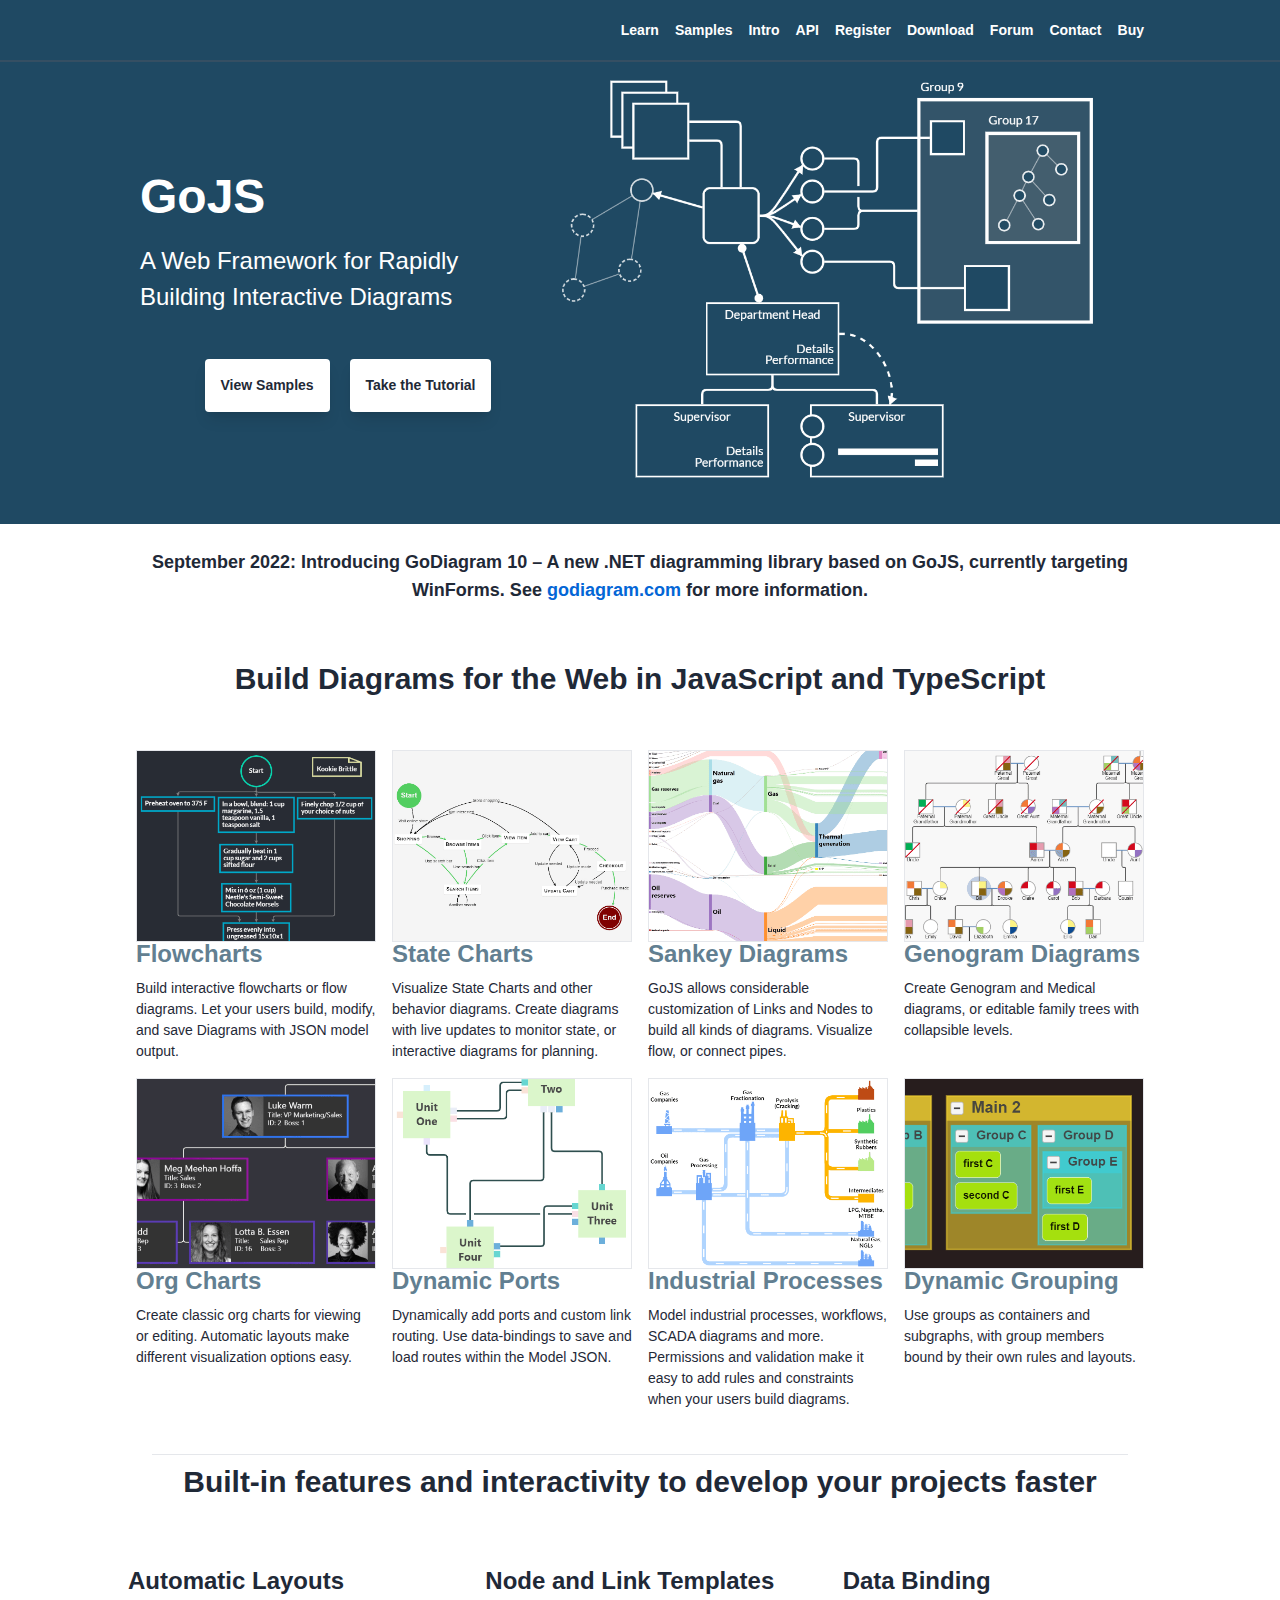
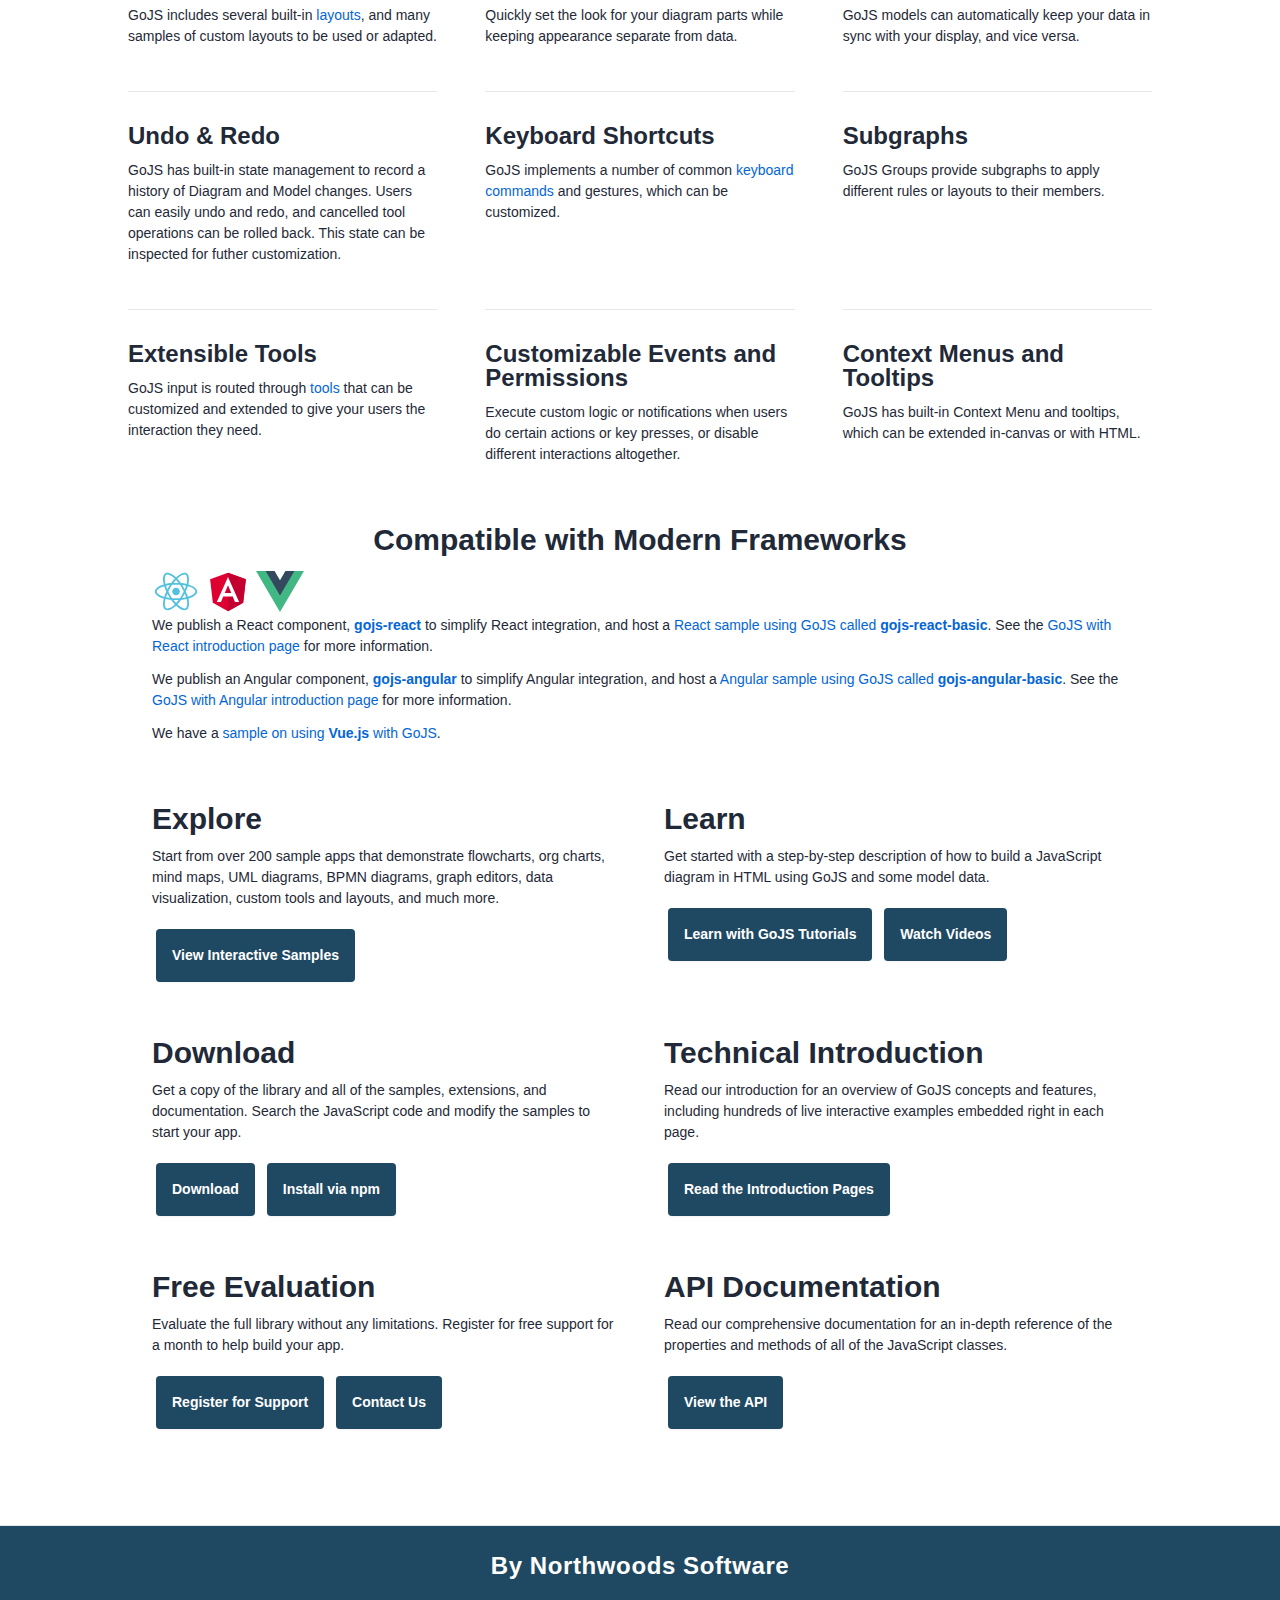
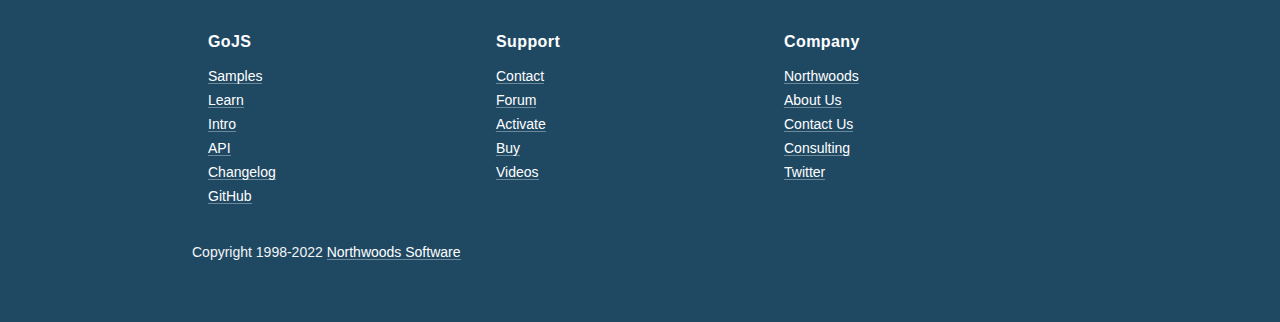
<file: gojs/index.html>
<!DOCTYPE html>
<html lang="en">
  <head>
<meta charset="utf-8"/>
<meta name="viewport" content="width=device-width, initial-scale=1, shrink-to-fit=no, viewport-fit=cover"/>
<meta name="description" content="GoJS is a JavaScript library for building interactive diagrams and graphs on the web. Build apps with flowcharts, org charts, BPMN, UML, modeling, and other visual graph types. Interactivity, data-binding, layouts and many node and link concepts are built-in to GoJS."/><meta name="keywords" content="JavaScript diagram graph chart drawing visualization modeling component library flowchart orgchart network BPMN UML ER editor"/><link rel="stylesheet" href="./assets/css/style.css"/> 
<!-- Copyright 1998-2022 by Northwoods Software Corporation. -->    <title> GoJS - Build Interactive Diagrams for the Web </title>
  </head>
  <body>
  <nav id="navTop" class="w-full z-30 top-0 text-white bg-nwoods-primary">
    <div class="w-full container max-w-screen-lg mx-auto flex flex-wrap sm:flex-nowrap items-center justify-between mt-0 py-2">
      <div class="md:pl-4">
        <a class="text-white hover:text-white no-underline hover:no-underline
        font-bold text-2xl lg:text-4xl rounded-lg hover:bg-nwoods-secondary opacity-0" href=".">
          <h1 class="mb-0 p-1 opacity-0">GoJS</h1>
        </a>
      </div>
      <button id="topnavButton" class="rounded-lg sm:hidden focus:outline-none focus:ring" aria-label="Navigation">
        <svg fill="currentColor" viewBox="0 0 20 20" class="w-6 h-6">
          <path id="topnavOpen" fill-rule="evenodd" d="M3 5a1 1 0 011-1h12a1 1 0 110 2H4a1 1 0 01-1-1zM3 10a1 1 0 011-1h12a1 1 0 110 2H4a1 1 0 01-1-1zM9 15a1 1 0 011-1h6a1 1 0 110 2h-6a1 1 0 01-1-1z" clip-rule="evenodd"></path>
          <path id="topnavClosed" class="hidden" fill-rule="evenodd" d="M4.293 4.293a1 1 0 011.414 0L10 8.586l4.293-4.293a1 1 0 111.414 1.414L11.414 10l4.293 4.293a1 1 0 01-1.414 1.414L10 11.414l-4.293 4.293a1 1 0 01-1.414-1.414L8.586 10 4.293 5.707a1 1 0 010-1.414z" clip-rule="evenodd"></path>
        </svg>
      </button>
      <div id="topnavList" class="hidden sm:block items-center w-auto mt-0 text-white p-0 z-20">
        <ul class="list-reset list-none font-semibold flex justify-end flex-wrap sm:flex-nowrap items-center px-0 pb-0">
          <li class="p-1 sm:p-0"><a class="topnav-link" href="./learn/">Learn</a></li>
          <li class="p-1 sm:p-0"><a class="topnav-link" href="./samples/">Samples</a></li>
          <li class="p-1 sm:p-0"><a class="topnav-link" href="./intro/">Intro</a></li>
          <li class="p-1 sm:p-0"><a class="topnav-link" href="./api/">API</a></li>
          <li class="p-1 sm:p-0"><a class="topnav-link" href="https://www.nwoods.com/products/register.html">Register</a></li>
          <li class="p-1 sm:p-0"><a class="topnav-link" href="./download.html">Download</a></li>
          <li class="p-1 sm:p-0"><a class="topnav-link" href="https://forum.nwoods.com/c/gojs/11">Forum</a></li>
          <li class="p-1 sm:p-0"><a class="topnav-link" href="https://www.nwoods.com/contact.html"
           target="_blank" rel="noopener" onclick="getOutboundLink('https://www.nwoods.com/contact.html', 'contact');">Contact</a></li>
          <li class="p-1 sm:p-0"><a class="topnav-link" href="https://www.nwoods.com/sales/index.html"
           target="_blank" rel="noopener" onclick="getOutboundLink('https://www.nwoods.com/sales/index.html', 'buy');">Buy</a></li>
        </ul>
      </div>
    </div>
    <hr class="border-b border-gray-600 opacity-50 my-0 py-0" />
  </nav>
  
  <div class="text-white bg-nwoods-primary">

    <div class="container max-w-screen-lg px-3 mx-auto flex flex-wrap flex-col md:flex-row items-center">
      
      <div class="flex flex-col w-full md:w-2/5 justify-center items-start text-center md:text-left">
        <h1 class="my-4 text-5xl font-bold leading-tight">GoJS</h1>
        <p class="leading-normal tracking-normal text-2xl mb-2">A Web Framework for Rapidly Building Interactive Diagrams</p>
        <div class="mx-auto">
          <a class="hover:shadow-none rounded inline-block mx-auto lg:mr-0 lg:ml-4  text-gray-800 hover:text-white hover:bg-nwoods-secondary bg-white font-bold my-6 p-4 shadow-lg"
            href="./samples"> View Samples</a>
          <a class="hover:shadow-none rounded inline-block mx-auto lg:mr-0 lg:ml-4  text-gray-800 hover:text-white hover:bg-nwoods-secondary bg-white font-bold my-6 p-4 shadow-lg"
            href="./learn"> Take the Tutorial</a>
        </div>
      </div>
      
      <div class="w-full md:w-3/5">
        <img class="md:w-full w-4/5 z-50 mx-auto" src="./assets/images/banner.png" alt="Diagram">
      </div>
    </div>
  </div>

  
  <section class="bg-white border-b pb-8 text-gray-800">
    <div class="container max-w-5xl mx-auto mb-8">

      <div class="text-center pt-6">
        <h2 class="text-lg text-gray-800">September 2022: Introducing GoDiagram 10 – A new .NET diagramming library based on GoJS,
          currently targeting WinForms. See <a href="https://godiagram.com" target="_blank">godiagram.com</a> for more information.</h2>
      </div>

      <div class="p-6">
        <h2 class="my-3 py-3 text-center">
          Build Diagrams for the Web in JavaScript and TypeScript
        </h2>
      </div>

      
      <div class="grid grid-cols-2 md:grid-cols-4">

        <div class="p-2">
            <a class="text-nwoods-secondary" href="./samples/flowchart.html"><img class="border" width="452" height="360" src="assets/images/site1.png" alt="Flowchart" >
            <h3>Flowcharts</h3></a>
            <div>Build interactive flowcharts or flow diagrams. Let your users build, modify, and save Diagrams with JSON model output.</div>
        </div>
        <div class="p-2">
          <a class="text-nwoods-secondary" href="./samples/stateChart.html"><img class="border" width="452" height="360" src="assets/images/site6.png" alt="State Chart" />
          <h3>State Charts</h3></a>
          <div>Visualize State Charts and other behavior diagrams.
            Create diagrams with live updates to monitor state, or interactive diagrams for planning.</div>
        </div>
        <div class="p-2">
          <a class="text-nwoods-secondary" href="./samples/sankey.html"><img class="border" width="452" height="360" src="assets/images/site2.png" alt="Sankey Diagram" />
          <h3>Sankey Diagrams</h3></a>
          <div>GoJS allows considerable customization of Links and Nodes to build all kinds of diagrams. Visualize flow, or connect pipes.</div>
        </div>
        <div class="p-2">
          <a class="text-nwoods-secondary" href="./samples/genogram.html"><img class="border" width="452" height="360" src="assets/images/site5.png" alt="Leaflet Map" />
          <h3>Genogram Diagrams</h3></a>
          <div>Create Genogram and Medical diagrams, or editable family trees with collapsible levels.</div>
        </div>
        <div class="p-2">
          <a class="text-nwoods-secondary" href="./samples/orgChartEditor.html"><img class="border" width="452" height="360" src="assets/images/site3.png" alt="Org Chart" />
          <h3>Org Charts</h3></a>
          <div>Create classic org charts for viewing or editing. Automatic layouts make different visualization options easy.</div>
        </div>
        <div class="p-2">
          <a class="text-nwoods-secondary" href="./samples/dynamicPorts.html"><img class="border" width="452" height="360" src="assets/images/site7.png" alt="Dynamic Ports Demo" />
          <h3>Dynamic Ports</h3></a>
          <div>Dynamically add ports and custom link routing. Use data-bindings to save and load routes within the Model JSON.</div>
        </div>
        <div class="p-2">
          <a class="text-nwoods-secondary" href="./samples/productionProcess.html"><img class="border" width="452" height="360" src="assets/images/site4.png" alt="Data Visualization" />
          <h3>Industrial Processes</h3></a>
          <div>Model industrial processes, workflows, SCADA diagrams and more. Permissions and validation make it easy to add rules and constraints when your users build diagrams.</div>
        </div>
        <div class="p-2">
          <a class="text-nwoods-secondary" href="./samples/regrouping.html"><img class="border" width="452" height="360" src="assets/images/site8.png" alt="Regrouping Demo" />
          <h3>Dynamic Grouping</h3></a>
          <div>Use groups as containers and subgraphs, with group members bound by their own rules and layouts.</div>
        </div>
      </div>

      <div class="p-6">
        <h2 class="my-3 py-3 border-t text-center">
          Built-in features and interactivity to develop your projects faster
        </h2>
      </div>

      <div class="feature-grid py-6 px-2 lg:px-0 grid grid-cols-2 lg:grid-cols-3 gap-x-12">

        <div>
          <h3>Automatic Layouts</h3>
          <p>GoJS includes several built-in <a href="./intro/layouts.html">layouts</a>, and many samples of custom layouts to be used or adapted.</p>
        </div>
        <div>
          <h3>Node and Link Templates</h3>
          <p>Quickly set the look for your diagram parts while keeping appearance separate from data.</p>
        </div>
        <div>
          <h3>Data Binding</h3>
          <p>GoJS models can automatically keep your data in sync with your display, and vice versa.</p>
        </div>

        <div>
          <h3>Undo &amp; Redo</h3>
          <p>GoJS has built-in state management to record a history of Diagram and Model changes. Users can easily undo and redo, and cancelled tool operations can be rolled back. This state can be inspected for futher customization.</p>
        </div>
        <div>
          <h3>Keyboard Shortcuts</h3>
          <p>GoJS implements a number of common <a href="./intro/commands.html">keyboard commands</a> and gestures, which can be customized.</p>
        </div>
        <div>
          <h3>Subgraphs</h3>
          <p>GoJS Groups provide subgraphs to apply different rules or layouts to their members.</p>
        </div>

        <div>
          <h3>Extensible Tools</h3>
          <p>GoJS input is routed through <a href="./intro/tools.html">tools</a> that can be customized and extended to give your users the interaction they need.</p>
        </div>
        <div>
          <h3>Customizable Events and Permissions</h3>
          <p>Execute custom logic or notifications when users do certain actions or key presses, or disable different interactions altogether.</p>
        </div>
        <div>
          <h3>Context Menus and Tooltips</h3>
          <p>GoJS has built-in Context Menu and tooltips, which can be extended in-canvas or with HTML.</p>
        </div>
      </div>

      <div class="p-6 flex-wrap flex-col-reverse sm:flex-row">
        <h2 class="mb-3 text-center">
          Compatible with Modern Frameworks
        </h2>
        <span>
        <a href="./intro/react.html"><img class="inline-block w-12" alt="react" src="assets/images/react-icon.svg"></a>
        <a href="./intro/angular.html"><img class="inline-block w-12" alt="angular" src="assets/images/angular-icon.svg"></a>
        <a href="./samples/vue.html"><img class="inline-block w-12" alt="vue" src="assets/images/vue-icon.svg"></a>
        </span>
        <div>
          <p>
            We publish a React component, <strong><a href="https://github.com/NorthwoodsSoftware/gojs-react">gojs-react</a></strong> to simplify React integration,
            and host a <a href="https://github.com/NorthwoodsSoftware/gojs-react-basic">React sample using GoJS called <strong>gojs-react-basic</strong></a>.
            See the <a href="./intro/react.html">GoJS with React introduction page</a> for more information.
          </p>
        </div>

        <div>
          <p>
            We publish an Angular component, <strong><a href="https://github.com/NorthwoodsSoftware/gojs-angular">gojs-angular</a></strong> to simplify Angular integration,
            and host a <a href="https://github.com/NorthwoodsSoftware/gojs-angular-basic">Angular sample using GoJS called <strong>gojs-angular-basic</strong></a>.
            See the <a href="./intro/angular.html">GoJS with Angular introduction page</a> for more information.
          </p>
        </div>

        <div>
          <p>
            We have a <a href="./samples/vue.html">sample on using <strong>Vue.js</strong> with GoJS</a>.
          </p>
        </div>
      </div>

      
      <div class="flex flex-wrap">
        
        <div class="w-5/6 sm:w-1/2 p-6">
          <h2>Explore</h2>
          <p>
            Start from over 200 sample apps that demonstrate flowcharts, org charts, mind maps, UML diagrams, BPMN diagrams, graph editors, data visualization, custom tools and layouts, and much more.
          </p>
          <div class="">
            <a class="button bigger" href="./samples/index.html">View Interactive Samples</a>
          </div>
        </div>
        
        <div class="w-full sm:w-1/2 p-6">
          <h2>Learn</h2>
          <p>
            Get started with a step-by-step description of how to build a JavaScript diagram in HTML using GoJS and some model data.
          </p>
          <div class="">
            <a class="button bigger" href="./learn/index.html">Learn with GoJS Tutorials</a>
            <a class="button bigger" href="https://www.youtube.com/channel/UC9We8EoX596-6XFjJDtZIDg">Watch Videos</a>
          </div>
        </div>
      </div>

      
      <div class="flex flex-wrap">
        
        <div class="w-5/6 sm:w-1/2 p-6">
          <h2>Download</h2>
          <p>
            Get a copy of the library and all of the samples, extensions, and documentation. Search the JavaScript code and modify the samples to start your app.
          </p>
          <div class="">
            <a class="button bigger" href="./download.html">Download</a>
            <a class="button bigger" href="https://www.npmjs.com/package/gojs">Install via npm</a>
          </div>
        </div>
        
        <div class="w-full sm:w-1/2 p-6">
          <h2>Technical Introduction</h2>
          <p>
            Read our introduction for an overview of GoJS concepts and features, including hundreds of live interactive examples embedded right in each page.
          </p>
          <div class="">
            <a class="button bigger" href="./intro/index.html">Read the Introduction Pages</a>
          </div>
        </div>
      </div>

      
      <div class="flex flex-wrap">
        
        <div class="w-5/6 sm:w-1/2 p-6">
          <h2>Free Evaluation</h2>
          <p>
            Evaluate the full library without any limitations. Register for free support for a month to help build your app.
          </p>
          <div class="">
            <a class="button bigger" href="https://www.nwoods.com/products/register.html">Register for Support</a>
            <a class="button bigger" href="https://www.nwoods.com/contact.html">Contact Us</a>
          </div>
        </div>
        
        <div class="w-full sm:w-1/2 p-6">
          <h2>API Documentation</h2>
          <p>
            Read our comprehensive documentation for an in-depth reference of the properties and methods of all of the JavaScript classes.
          </p>
          <div class="">
            <a class="button bigger" href="./api/index.html">View the API</a>
          </div>
        </div>
      </div>

    </div>
  </section>
  <div class="bg-nwoods-primary">
    <section class="text-white container mx-auto text-center py-2">
      <h3 class="my-4 text-2xl font-semibold tracking-wide">By Northwoods Software</h3>
    </section>
  </div>
<footer class="bg-nwoods-primary text-white">
  <div class="container max-w-screen-lg mx-auto  px-8">
    <div class="w-full py-6">

        <div class="max-w-screen-lg xl:max-w-screen-xl mx-auto px-4 sm:px-6 md:px-8">
          <ul class="text-sm font-medium pb-6 grid grid-cols-2 sm:grid-cols-3 gap-y-10">
            <li class="list-none row-span-2">
              <h2 class="text-base font-semibold tracking-wide">GoJS</h2>
              <ul class="list-none space-y-4 md:space-y-1 px-0">
                <li>
                  <a href="./samples/index.html">Samples</a>
                </li>
                <li>
                  <a href="./learn/index.html">Learn</a>
                </li>
                <li>
                  <a href="./intro/index.html">Intro</a>
                </li>
                <li>
                  <a href="./api/index.html">API</a>
                </li>
                <li>
                  <a href="./changelog.html">Changelog</a>
                </li>
                <li>
                  <a href="https://github.com/NorthwoodsSoftware/GoJS">GitHub</a>
                </li>
              </ul>
            </li>
            <li class="list-none row-span-2">
              <h2 class="text-base font-semibold tracking-wide">Support</h2>
              <ul class="list-none space-y-4 md:space-y-1 px-0">
                <li>
                  <a href="https://www.nwoods.com/contact.html"
                  target="_blank" rel="noopener" onclick="getOutboundLink('https://www.nwoods.com/contact.html', 'contact');">Contact</a>
                </li>
                <li>
                  <a href="https://forum.nwoods.com/c/gojs">Forum</a>
                </li>
                <li>
                  <a href="https://www.nwoods.com/app/activate.aspx?sku=gojs">Activate</a>
                </li>
                <li>
                  <a href="https://www.nwoods.com/sales/index.html"
                  target="_blank" rel="noopener" onclick="getOutboundLink('https://www.nwoods.com/sales/index.html', 'buy');">Buy</a>
                </li>
                <li>
                  <a href="https://www.youtube.com/channel/UC9We8EoX596-6XFjJDtZIDg">Videos</a>
                </li>
              </ul>
            </li>
            <li class="list-none row-span-2">
              <h2 class="text-base font-semibold tracking-wide">Company</h2>
              <ul class="list-none space-y-4 md:space-y-1 px-0">
                <li>
                  <a target="_blank" href="https://www.nwoods.com">Northwoods</a>
                </li>
                <li>
                  <a target="_blank" href="https://www.nwoods.com/about.html">About Us</a>
                </li>
                <li>
                  <a target="_blank" href="https://www.nwoods.com/contact.html">Contact Us</a>
                </li>
                <li>
                  <a target="_blank" href="https://www.nwoods.com/consulting.html">Consulting</a>
                </li>
                <li>
                  <a target="_blank" href="https://twitter.com/northwoodsgo">Twitter</a>
                </li>

              </ul>
            </li>
          </ul>


      <p class="text-sm text-gray-100 md:mb-6">
        Copyright 1998-2022 <a class="text-white" href="https://www.nwoods.com">Northwoods Software</a>
      </p>
    </div>
  </div>
</footer>  </body>
  <link rel="prefetch" as="script" href="./release/go.js">

<script async src="https://www.googletagmanager.com/gtag/js?id=G-S5QK8VSK84"></script> 
<script>
  window.dataLayer = window.dataLayer || [];
  function gtag(){dataLayer.push(arguments);}
  gtag('js', new Date()); gtag('config', 'G-S5QK8VSK84');
  var getOutboundLink = function(url, label) {
    gtag('event', 'click', {
      'event_category': 'outbound',
      'event_label': label,
      'transport_type': 'beacon'
    });
  }

  // topnav
  var topButton = document.getElementById("topnavButton");
  var topnavList = document.getElementById("topnavList");
  topButton.addEventListener("click", function() {
    this.classList.toggle("active");
    topnavList.classList.toggle("hidden");
    document.getElementById("topnavOpen").classList.toggle("hidden");
    document.getElementById("topnavClosed").classList.toggle("hidden");
  });
</script>
</html>
</file>
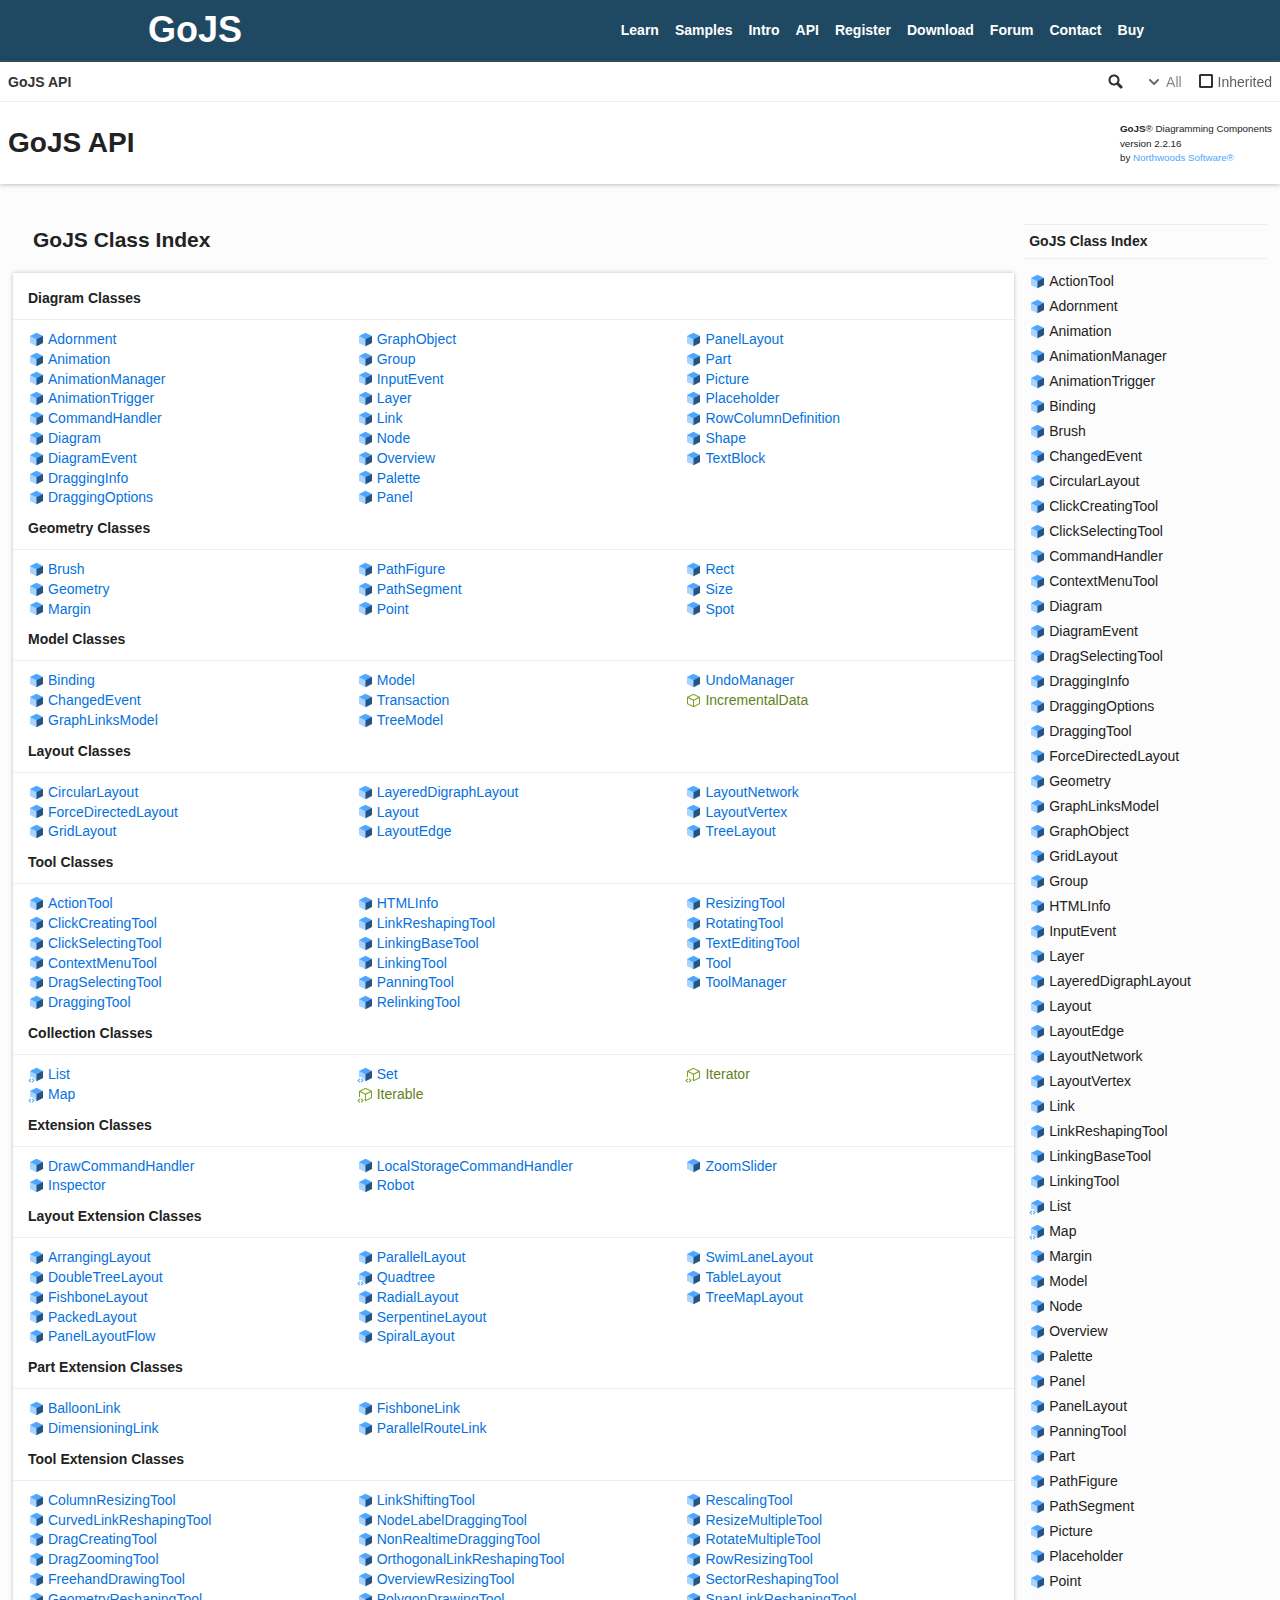
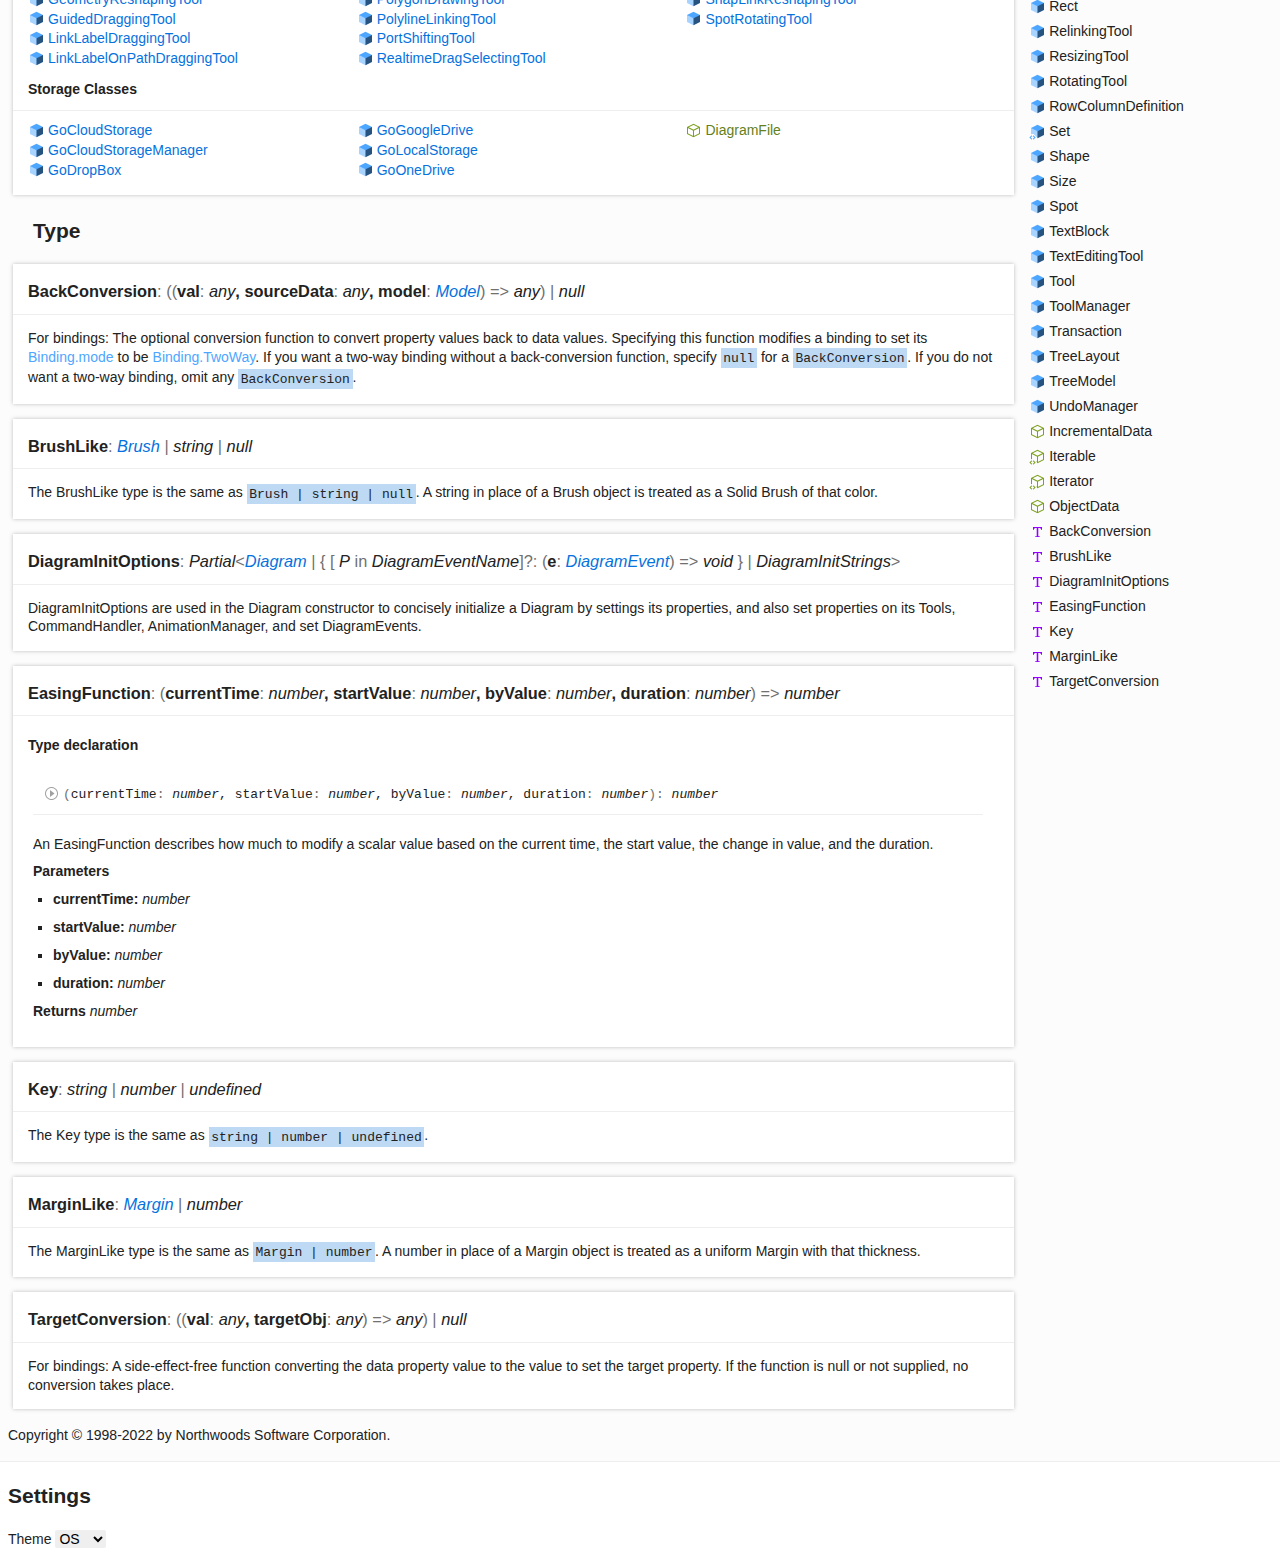
<file: gojs/api/index.html>
<!DOCTYPE html><html class="default"><head><meta charSet="utf-8"/><meta http-equiv="x-ua-compatible" content="IE=edge"/><title>GoJS API</title><meta name="description" content="Documentation for GoJS API"/><meta name="viewport" content="width=device-width, initial-scale=1"/><link rel="stylesheet" href="../assets/css/style.css"/><link rel="stylesheet" href="assets/style-tsd.css"/><link rel="stylesheet" href="assets/highlight.css"/><script async src="assets/search.js" id="search-script"></script></head><body><script>document.body.classList.add(localStorage.getItem("tsd-theme") || "os")</script><header><nav id="navTop" class="w-full z-30 top-0 text-white bg-nwoods-primary"><div class="w-full container max-w-screen-lg mx-auto flex flex-wrap sm:flex-nowrap items-center justify-between mt-0 py-2"><div class="md:pl-4"><a class="text-white hover:text-white no-underline hover:no-underline\n                            font-bold text-2xl lg:text-4xl rounded-lg hover:bg-nwoods-secondary" href="../index.html"><h1 class="mb-0 p-1 leading-none">GoJS</h1></a></div><button id="topnavButton" class="rounded-lg sm:hidden focus:outline-none focus:ring" aria-label="Navigation"><svg fill="currentColor" viewBox="0 0 20 20" class="w-6 h-6"><path id="topnavOpen" fill-rule="evenodd" d="M3 5a1 1 0 011-1h12a1 1 0 110 2H4a1 1 0 01-1-1zM3 10a1 1 0 011-1h12a1 1 0 110 2H4a1 1 0 01-1-1zM9 15a1 1 0 011-1h6a1 1 0 110 2h-6a1 1 0 01-1-1z" clip-rule="evenodd"></path><path id="topnavClosed" class="hidden" fill-rule="evenodd" d="M4.293 4.293a1 1 0 011.414 0L10 8.586l4.293-4.293a1 1 0 111.414 1.414L11.414 10l4.293 4.293a1 1 0 01-1.414 1.414L10 11.414l-4.293 4.293a1 1 0 01-1.414-1.414L8.586 10 4.293 5.707a1 1 0 010-1.414z" clip-rule="evenodd"></path></svg></button><div id="topnavList" class="hidden sm:block items-center w-auto mt-0 text-white p-0 z-20"><ul class="list-reset list-none font-semibold flex justify-end flex-wrap sm:flex-nowrap items-center px-0 pb-0"><li class="p-1 sm:p-0"><a class="topnav-link" href="../learn/index.html">Learn</a></li><li class="p-1 sm:p-0"><a class="topnav-link" href="../samples/index.html">Samples</a></li><li class="p-1 sm:p-0"><a class="topnav-link" href="../intro/index.html">Intro</a></li><li class="p-1 sm:p-0"><a class="topnav-link" href="../api/index.html">API</a></li><li class="p-1 sm:p-0"><a class="topnav-link" href="https://www.nwoods.com/products/register.html">Register</a></li><li class="p-1 sm:p-0"><a class="topnav-link" href="../download.html">Download</a></li><li class="p-1 sm:p-0"><a class="topnav-link" href="https://forum.nwoods.com/c/gojs/11">Forum</a></li><li class="p-1 sm:p-0"><a class="topnav-link" href="https://www.nwoods.com/contact.html" target="_blank" rel="noopener" id="contactBtn">Contact</a></li><li class="p-1 sm:p-0"><a class="topnav-link" href="https://www.nwoods.com/sales/index.html" target="_blank" rel="noopener" id="buyBtn">Buy</a></li></ul></div></div><hr class="border-b border-gray-600 opacity-50 my-0 py-0"/></nav><div class="tsd-page-header"><div class="tsd-page-toolbar"><div class="w-full max-w-screen-xl mx-auto px-2"><div class="table-wrap"><div class="table-cell" id="tsd-search" data-base="."><div class="field"><label for="tsd-search-field" class="tsd-widget search no-caption">Search</label><input type="text" id="tsd-search-field"/></div><ul class="results"><li class="state loading">Preparing search index...</li><li class="state failure">The search index is not available</li></ul><a href="index.html" class="title">GoJS API</a></div><div class="table-cell" id="tsd-widgets"><div id="tsd-filter"><a href="#" class="tsd-widget options no-caption" data-toggle="options">Options</a><div class="tsd-filter-group"><div class="tsd-select" id="tsd-filter-visibility"><span class="tsd-select-label">All</span><ul class="tsd-select-list"><li data-value="public">Public</li><li data-value="protected">Public/Protected</li><li data-value="private" class="selected">All</li></ul></div> <input type="checkbox" id="tsd-filter-inherited"/><label class="tsd-widget" for="tsd-filter-inherited">Inherited</label></div></div><a href="#" class="tsd-widget menu no-caption" data-toggle="menu">Menu</a></div></div></div></div></div><div class="tsd-page-title"><div class="w-full max-w-screen-xl mx-auto px-2"><div class="top-copyright"><b>GoJS</b>&reg; Diagramming Components<br/>version 2.2.16<br/>by <a href="https://www.nwoods.com/">Northwoods Software®</a></div><div><h1>GoJS API </h1></div></div></div></header><div class="tsd w-full max-w-screen-xl mx-auto pb-4"><div class="row px-2 w-full"><div class="col-8 col-content"><section class="tsd-panel-group tsd-index-group"><h2>GoJS Class Index</h2><section class="tsd-panel tsd-index-panel"><div class="tsd-index-content"><section class="tsd-index-section"><h3>Diagram Classes</h3><ul class="tsd-index-list"><li class="tsd-kind-class"><a href="symbols/Adornment.html" class="tsd-kind-icon">Adornment</a></li><li class="tsd-kind-class"><a href="symbols/Animation.html" class="tsd-kind-icon">Animation</a></li><li class="tsd-kind-class"><a href="symbols/AnimationManager.html" class="tsd-kind-icon">Animation<wbr/>Manager</a></li><li class="tsd-kind-class"><a href="symbols/AnimationTrigger.html" class="tsd-kind-icon">Animation<wbr/>Trigger</a></li><li class="tsd-kind-class"><a href="symbols/CommandHandler.html" class="tsd-kind-icon">Command<wbr/>Handler</a></li><li class="tsd-kind-class"><a href="symbols/Diagram.html" class="tsd-kind-icon">Diagram</a></li><li class="tsd-kind-class"><a href="symbols/DiagramEvent.html" class="tsd-kind-icon">Diagram<wbr/>Event</a></li><li class="tsd-kind-class"><a href="symbols/DraggingInfo.html" class="tsd-kind-icon">Dragging<wbr/>Info</a></li><li class="tsd-kind-class"><a href="symbols/DraggingOptions.html" class="tsd-kind-icon">Dragging<wbr/>Options</a></li><li class="tsd-kind-class"><a href="symbols/GraphObject.html" class="tsd-kind-icon">Graph<wbr/>Object</a></li><li class="tsd-kind-class"><a href="symbols/Group.html" class="tsd-kind-icon">Group</a></li><li class="tsd-kind-class"><a href="symbols/InputEvent.html" class="tsd-kind-icon">Input<wbr/>Event</a></li><li class="tsd-kind-class"><a href="symbols/Layer.html" class="tsd-kind-icon">Layer</a></li><li class="tsd-kind-class"><a href="symbols/Link.html" class="tsd-kind-icon">Link</a></li><li class="tsd-kind-class"><a href="symbols/Node.html" class="tsd-kind-icon">Node</a></li><li class="tsd-kind-class"><a href="symbols/Overview.html" class="tsd-kind-icon">Overview</a></li><li class="tsd-kind-class"><a href="symbols/Palette.html" class="tsd-kind-icon">Palette</a></li><li class="tsd-kind-class"><a href="symbols/Panel.html" class="tsd-kind-icon">Panel</a></li><li class="tsd-kind-class"><a href="symbols/PanelLayout.html" class="tsd-kind-icon">Panel<wbr/>Layout</a></li><li class="tsd-kind-class"><a href="symbols/Part.html" class="tsd-kind-icon">Part</a></li><li class="tsd-kind-class"><a href="symbols/Picture.html" class="tsd-kind-icon">Picture</a></li><li class="tsd-kind-class"><a href="symbols/Placeholder.html" class="tsd-kind-icon">Placeholder</a></li><li class="tsd-kind-class"><a href="symbols/RowColumnDefinition.html" class="tsd-kind-icon">Row<wbr/>Column<wbr/>Definition</a></li><li class="tsd-kind-class"><a href="symbols/Shape.html" class="tsd-kind-icon">Shape</a></li><li class="tsd-kind-class"><a href="symbols/TextBlock.html" class="tsd-kind-icon">Text<wbr/>Block</a></li></ul></section><section class="tsd-index-section"><h3>Geometry Classes</h3><ul class="tsd-index-list"><li class="tsd-kind-class"><a href="symbols/Brush.html" class="tsd-kind-icon">Brush</a></li><li class="tsd-kind-class"><a href="symbols/Geometry.html" class="tsd-kind-icon">Geometry</a></li><li class="tsd-kind-class"><a href="symbols/Margin.html" class="tsd-kind-icon">Margin</a></li><li class="tsd-kind-class"><a href="symbols/PathFigure.html" class="tsd-kind-icon">Path<wbr/>Figure</a></li><li class="tsd-kind-class"><a href="symbols/PathSegment.html" class="tsd-kind-icon">Path<wbr/>Segment</a></li><li class="tsd-kind-class"><a href="symbols/Point.html" class="tsd-kind-icon">Point</a></li><li class="tsd-kind-class"><a href="symbols/Rect.html" class="tsd-kind-icon">Rect</a></li><li class="tsd-kind-class"><a href="symbols/Size.html" class="tsd-kind-icon">Size</a></li><li class="tsd-kind-class"><a href="symbols/Spot.html" class="tsd-kind-icon">Spot</a></li></ul></section><section class="tsd-index-section"><h3>Model Classes</h3><ul class="tsd-index-list"><li class="tsd-kind-class"><a href="symbols/Binding.html" class="tsd-kind-icon">Binding</a></li><li class="tsd-kind-class"><a href="symbols/ChangedEvent.html" class="tsd-kind-icon">Changed<wbr/>Event</a></li><li class="tsd-kind-class"><a href="symbols/GraphLinksModel.html" class="tsd-kind-icon">Graph<wbr/>Links<wbr/>Model</a></li><li class="tsd-kind-class"><a href="symbols/Model.html" class="tsd-kind-icon">Model</a></li><li class="tsd-kind-class"><a href="symbols/Transaction.html" class="tsd-kind-icon">Transaction</a></li><li class="tsd-kind-class"><a href="symbols/TreeModel.html" class="tsd-kind-icon">Tree<wbr/>Model</a></li><li class="tsd-kind-class"><a href="symbols/UndoManager.html" class="tsd-kind-icon">Undo<wbr/>Manager</a></li><li class="tsd-kind-interface"><a href="symbols/IncrementalData.html" class="tsd-kind-icon">Incremental<wbr/>Data</a></li></ul></section><section class="tsd-index-section"><h3>Layout Classes</h3><ul class="tsd-index-list"><li class="tsd-kind-class"><a href="symbols/CircularLayout.html" class="tsd-kind-icon">Circular<wbr/>Layout</a></li><li class="tsd-kind-class"><a href="symbols/ForceDirectedLayout.html" class="tsd-kind-icon">Force<wbr/>Directed<wbr/>Layout</a></li><li class="tsd-kind-class"><a href="symbols/GridLayout.html" class="tsd-kind-icon">Grid<wbr/>Layout</a></li><li class="tsd-kind-class"><a href="symbols/LayeredDigraphLayout.html" class="tsd-kind-icon">Layered<wbr/>Digraph<wbr/>Layout</a></li><li class="tsd-kind-class"><a href="symbols/Layout.html" class="tsd-kind-icon">Layout</a></li><li class="tsd-kind-class"><a href="symbols/LayoutEdge.html" class="tsd-kind-icon">Layout<wbr/>Edge</a></li><li class="tsd-kind-class"><a href="symbols/LayoutNetwork.html" class="tsd-kind-icon">Layout<wbr/>Network</a></li><li class="tsd-kind-class"><a href="symbols/LayoutVertex.html" class="tsd-kind-icon">Layout<wbr/>Vertex</a></li><li class="tsd-kind-class"><a href="symbols/TreeLayout.html" class="tsd-kind-icon">Tree<wbr/>Layout</a></li></ul></section><section class="tsd-index-section"><h3>Tool Classes</h3><ul class="tsd-index-list"><li class="tsd-kind-class"><a href="symbols/ActionTool.html" class="tsd-kind-icon">Action<wbr/>Tool</a></li><li class="tsd-kind-class"><a href="symbols/ClickCreatingTool.html" class="tsd-kind-icon">Click<wbr/>Creating<wbr/>Tool</a></li><li class="tsd-kind-class"><a href="symbols/ClickSelectingTool.html" class="tsd-kind-icon">Click<wbr/>Selecting<wbr/>Tool</a></li><li class="tsd-kind-class"><a href="symbols/ContextMenuTool.html" class="tsd-kind-icon">Context<wbr/>Menu<wbr/>Tool</a></li><li class="tsd-kind-class"><a href="symbols/DragSelectingTool.html" class="tsd-kind-icon">Drag<wbr/>Selecting<wbr/>Tool</a></li><li class="tsd-kind-class"><a href="symbols/DraggingTool.html" class="tsd-kind-icon">Dragging<wbr/>Tool</a></li><li class="tsd-kind-class"><a href="symbols/HTMLInfo.html" class="tsd-kind-icon">HTMLInfo</a></li><li class="tsd-kind-class"><a href="symbols/LinkReshapingTool.html" class="tsd-kind-icon">Link<wbr/>Reshaping<wbr/>Tool</a></li><li class="tsd-kind-class"><a href="symbols/LinkingBaseTool.html" class="tsd-kind-icon">Linking<wbr/>Base<wbr/>Tool</a></li><li class="tsd-kind-class"><a href="symbols/LinkingTool.html" class="tsd-kind-icon">Linking<wbr/>Tool</a></li><li class="tsd-kind-class"><a href="symbols/PanningTool.html" class="tsd-kind-icon">Panning<wbr/>Tool</a></li><li class="tsd-kind-class"><a href="symbols/RelinkingTool.html" class="tsd-kind-icon">Relinking<wbr/>Tool</a></li><li class="tsd-kind-class"><a href="symbols/ResizingTool.html" class="tsd-kind-icon">Resizing<wbr/>Tool</a></li><li class="tsd-kind-class"><a href="symbols/RotatingTool.html" class="tsd-kind-icon">Rotating<wbr/>Tool</a></li><li class="tsd-kind-class"><a href="symbols/TextEditingTool.html" class="tsd-kind-icon">Text<wbr/>Editing<wbr/>Tool</a></li><li class="tsd-kind-class"><a href="symbols/Tool.html" class="tsd-kind-icon">Tool</a></li><li class="tsd-kind-class"><a href="symbols/ToolManager.html" class="tsd-kind-icon">Tool<wbr/>Manager</a></li></ul></section><section class="tsd-index-section"><h3>Collection Classes</h3><ul class="tsd-index-list"><li class="tsd-kind-class tsd-has-type-parameter"><a href="symbols/List.html" class="tsd-kind-icon">List</a></li><li class="tsd-kind-class tsd-has-type-parameter"><a href="symbols/Map.html" class="tsd-kind-icon">Map</a></li><li class="tsd-kind-class tsd-has-type-parameter"><a href="symbols/Set.html" class="tsd-kind-icon">Set</a></li><li class="tsd-kind-interface tsd-has-type-parameter"><a href="symbols/Iterable.html" class="tsd-kind-icon">Iterable</a></li><li class="tsd-kind-interface tsd-has-type-parameter"><a href="symbols/Iterator.html" class="tsd-kind-icon">Iterator</a></li></ul></section><section class="tsd-index-section"><h3>Extension Classes</h3><ul class="tsd-index-list"><li class="tsd-kind-class tsd-is-extension"><a href="symbols/DrawCommandHandler.html" class="tsd-kind-icon">Draw<wbr/>Command<wbr/>Handler</a></li><li class="tsd-kind-class tsd-is-extension"><a href="symbols/Inspector.html" class="tsd-kind-icon">Inspector</a></li><li class="tsd-kind-class tsd-is-extension"><a href="symbols/LocalStorageCommandHandler.html" class="tsd-kind-icon">Local<wbr/>Storage<wbr/>Command<wbr/>Handler</a></li><li class="tsd-kind-class tsd-is-extension"><a href="symbols/Robot.html" class="tsd-kind-icon">Robot</a></li><li class="tsd-kind-class tsd-is-extension"><a href="symbols/ZoomSlider.html" class="tsd-kind-icon">Zoom<wbr/>Slider</a></li></ul></section><section class="tsd-index-section"><h3>Layout Extension Classes</h3><ul class="tsd-index-list"><li class="tsd-kind-class tsd-is-extension"><a href="symbols/ArrangingLayout.html" class="tsd-kind-icon">Arranging<wbr/>Layout</a></li><li class="tsd-kind-class tsd-is-extension"><a href="symbols/DoubleTreeLayout.html" class="tsd-kind-icon">Double<wbr/>Tree<wbr/>Layout</a></li><li class="tsd-kind-class tsd-is-extension"><a href="symbols/FishboneLayout.html" class="tsd-kind-icon">Fishbone<wbr/>Layout</a></li><li class="tsd-kind-class tsd-is-extension"><a href="symbols/PackedLayout.html" class="tsd-kind-icon">Packed<wbr/>Layout</a></li><li class="tsd-kind-class tsd-is-extension"><a href="symbols/PanelLayoutFlow.html" class="tsd-kind-icon">Panel<wbr/>Layout<wbr/>Flow</a></li><li class="tsd-kind-class tsd-is-extension"><a href="symbols/ParallelLayout.html" class="tsd-kind-icon">Parallel<wbr/>Layout</a></li><li class="tsd-kind-class tsd-has-type-parameter tsd-is-extension"><a href="symbols/Quadtree.html" class="tsd-kind-icon">Quadtree</a></li><li class="tsd-kind-class tsd-is-extension"><a href="symbols/RadialLayout.html" class="tsd-kind-icon">Radial<wbr/>Layout</a></li><li class="tsd-kind-class tsd-is-extension"><a href="symbols/SerpentineLayout.html" class="tsd-kind-icon">Serpentine<wbr/>Layout</a></li><li class="tsd-kind-class tsd-is-extension"><a href="symbols/SpiralLayout.html" class="tsd-kind-icon">Spiral<wbr/>Layout</a></li><li class="tsd-kind-class tsd-is-extension"><a href="symbols/SwimLaneLayout.html" class="tsd-kind-icon">Swim<wbr/>Lane<wbr/>Layout</a></li><li class="tsd-kind-class tsd-is-extension"><a href="symbols/TableLayout.html" class="tsd-kind-icon">Table<wbr/>Layout</a></li><li class="tsd-kind-class tsd-is-extension"><a href="symbols/TreeMapLayout.html" class="tsd-kind-icon">Tree<wbr/>Map<wbr/>Layout</a></li></ul></section><section class="tsd-index-section"><h3>Part Extension Classes</h3><ul class="tsd-index-list"><li class="tsd-kind-class tsd-is-extension"><a href="symbols/BalloonLink.html" class="tsd-kind-icon">Balloon<wbr/>Link</a></li><li class="tsd-kind-class tsd-is-extension"><a href="symbols/DimensioningLink.html" class="tsd-kind-icon">Dimensioning<wbr/>Link</a></li><li class="tsd-kind-class tsd-is-extension"><a href="symbols/FishboneLink.html" class="tsd-kind-icon">Fishbone<wbr/>Link</a></li><li class="tsd-kind-class tsd-is-extension"><a href="symbols/ParallelRouteLink.html" class="tsd-kind-icon">Parallel<wbr/>Route<wbr/>Link</a></li></ul></section><section class="tsd-index-section"><h3>Tool Extension Classes</h3><ul class="tsd-index-list"><li class="tsd-kind-class tsd-is-extension"><a href="symbols/ColumnResizingTool.html" class="tsd-kind-icon">Column<wbr/>Resizing<wbr/>Tool</a></li><li class="tsd-kind-class tsd-is-extension"><a href="symbols/CurvedLinkReshapingTool.html" class="tsd-kind-icon">Curved<wbr/>Link<wbr/>Reshaping<wbr/>Tool</a></li><li class="tsd-kind-class tsd-is-extension"><a href="symbols/DragCreatingTool.html" class="tsd-kind-icon">Drag<wbr/>Creating<wbr/>Tool</a></li><li class="tsd-kind-class tsd-is-extension"><a href="symbols/DragZoomingTool.html" class="tsd-kind-icon">Drag<wbr/>Zooming<wbr/>Tool</a></li><li class="tsd-kind-class tsd-is-extension"><a href="symbols/FreehandDrawingTool.html" class="tsd-kind-icon">Freehand<wbr/>Drawing<wbr/>Tool</a></li><li class="tsd-kind-class tsd-is-extension"><a href="symbols/GeometryReshapingTool.html" class="tsd-kind-icon">Geometry<wbr/>Reshaping<wbr/>Tool</a></li><li class="tsd-kind-class tsd-is-extension"><a href="symbols/GuidedDraggingTool.html" class="tsd-kind-icon">Guided<wbr/>Dragging<wbr/>Tool</a></li><li class="tsd-kind-class tsd-is-extension"><a href="symbols/LinkLabelDraggingTool.html" class="tsd-kind-icon">Link<wbr/>Label<wbr/>Dragging<wbr/>Tool</a></li><li class="tsd-kind-class tsd-is-extension"><a href="symbols/LinkLabelOnPathDraggingTool.html" class="tsd-kind-icon">Link<wbr/>Label<wbr/>On<wbr/>Path<wbr/>Dragging<wbr/>Tool</a></li><li class="tsd-kind-class tsd-is-extension"><a href="symbols/LinkShiftingTool.html" class="tsd-kind-icon">Link<wbr/>Shifting<wbr/>Tool</a></li><li class="tsd-kind-class tsd-is-extension"><a href="symbols/NodeLabelDraggingTool.html" class="tsd-kind-icon">Node<wbr/>Label<wbr/>Dragging<wbr/>Tool</a></li><li class="tsd-kind-class tsd-is-extension"><a href="symbols/NonRealtimeDraggingTool.html" class="tsd-kind-icon">Non<wbr/>Realtime<wbr/>Dragging<wbr/>Tool</a></li><li class="tsd-kind-class tsd-is-extension"><a href="symbols/OrthogonalLinkReshapingTool.html" class="tsd-kind-icon">Orthogonal<wbr/>Link<wbr/>Reshaping<wbr/>Tool</a></li><li class="tsd-kind-class tsd-is-extension"><a href="symbols/OverviewResizingTool.html" class="tsd-kind-icon">Overview<wbr/>Resizing<wbr/>Tool</a></li><li class="tsd-kind-class tsd-is-extension"><a href="symbols/PolygonDrawingTool.html" class="tsd-kind-icon">Polygon<wbr/>Drawing<wbr/>Tool</a></li><li class="tsd-kind-class tsd-is-extension"><a href="symbols/PolylineLinkingTool.html" class="tsd-kind-icon">Polyline<wbr/>Linking<wbr/>Tool</a></li><li class="tsd-kind-class tsd-is-extension"><a href="symbols/PortShiftingTool.html" class="tsd-kind-icon">Port<wbr/>Shifting<wbr/>Tool</a></li><li class="tsd-kind-class tsd-is-extension"><a href="symbols/RealtimeDragSelectingTool.html" class="tsd-kind-icon">Realtime<wbr/>Drag<wbr/>Selecting<wbr/>Tool</a></li><li class="tsd-kind-class tsd-is-extension"><a href="symbols/RescalingTool.html" class="tsd-kind-icon">Rescaling<wbr/>Tool</a></li><li class="tsd-kind-class tsd-is-extension"><a href="symbols/ResizeMultipleTool.html" class="tsd-kind-icon">Resize<wbr/>Multiple<wbr/>Tool</a></li><li class="tsd-kind-class tsd-is-extension"><a href="symbols/RotateMultipleTool.html" class="tsd-kind-icon">Rotate<wbr/>Multiple<wbr/>Tool</a></li><li class="tsd-kind-class tsd-is-extension"><a href="symbols/RowResizingTool.html" class="tsd-kind-icon">Row<wbr/>Resizing<wbr/>Tool</a></li><li class="tsd-kind-class tsd-is-extension"><a href="symbols/SectorReshapingTool.html" class="tsd-kind-icon">Sector<wbr/>Reshaping<wbr/>Tool</a></li><li class="tsd-kind-class tsd-is-extension"><a href="symbols/SnapLinkReshapingTool.html" class="tsd-kind-icon">Snap<wbr/>Link<wbr/>Reshaping<wbr/>Tool</a></li><li class="tsd-kind-class tsd-is-extension"><a href="symbols/SpotRotatingTool.html" class="tsd-kind-icon">Spot<wbr/>Rotating<wbr/>Tool</a></li></ul></section><section class="tsd-index-section"><h3>Storage Classes</h3><ul class="tsd-index-list"><li class="tsd-kind-class tsd-is-storage"><a href="symbols/GoCloudStorage.html" class="tsd-kind-icon">Go<wbr/>Cloud<wbr/>Storage</a></li><li class="tsd-kind-class tsd-is-storage"><a href="symbols/GoCloudStorageManager.html" class="tsd-kind-icon">Go<wbr/>Cloud<wbr/>Storage<wbr/>Manager</a></li><li class="tsd-kind-class tsd-is-storage"><a href="symbols/GoDropBox.html" class="tsd-kind-icon">Go<wbr/>Drop<wbr/>Box</a></li><li class="tsd-kind-class tsd-is-storage"><a href="symbols/GoGoogleDrive.html" class="tsd-kind-icon">Go<wbr/>Google<wbr/>Drive</a></li><li class="tsd-kind-class tsd-is-storage"><a href="symbols/GoLocalStorage.html" class="tsd-kind-icon">Go<wbr/>Local<wbr/>Storage</a></li><li class="tsd-kind-class tsd-is-storage"><a href="symbols/GoOneDrive.html" class="tsd-kind-icon">Go<wbr/>One<wbr/>Drive</a></li><li class="tsd-kind-interface tsd-is-storage"><a href="symbols/DiagramFile.html" class="tsd-kind-icon">Diagram<wbr/>File</a></li></ul></section></div></section></section><section class="tsd-panel-group tsd-member-group undefined"><h2>Type</h2><section class="tsd-panel tsd-member tsd-kind-type-alias"><a id="BackConversion" class="tsd-anchor"></a><h3 class="tsd-anchor-link"> Back<wbr/>Conversion<span class="tsd-signature-symbol">: </span><span class="tsd-signature-symbol">(</span><span class="tsd-signature-symbol">(</span>val<span class="tsd-signature-symbol">: </span><span class="tsd-signature-type">any</span>, sourceData<span class="tsd-signature-symbol">: </span><span class="tsd-signature-type">any</span>, model<span class="tsd-signature-symbol">: </span><a href="symbols/Model.html" class="tsd-signature-type" data-tsd-kind="Class">Model</a><span class="tsd-signature-symbol">)</span><span class="tsd-signature-symbol"> =&gt; </span><span class="tsd-signature-type">any</span><span class="tsd-signature-symbol">)</span><span class="tsd-signature-symbol"> | </span><span class="tsd-signature-type">null</span><a href="#BackConversion" aria-label="Permalink" class="tsd-anchor-icon"><svg xmlns="http://www.w3.org/2000/svg" class="icon icon-tabler icon-tabler-link" viewBox="0 0 24 24" stroke-width="2" stroke="currentColor" fill="none" stroke-linecap="round" stroke-linejoin="round"><path stroke="none" d="M0 0h24v24H0z" fill="none"></path><path d="M10 14a3.5 3.5 0 0 0 5 0l4 -4a3.5 3.5 0 0 0 -5 -5l-.5 .5"></path><path d="M14 10a3.5 3.5 0 0 0 -5 0l-4 4a3.5 3.5 0 0 0 5 5l.5 -.5"></path></svg></a></h3><div class="tsd-comment tsd-typography">
<p>For bindings: The optional conversion function to convert property values back to data values.
Specifying this function modifies a binding to set its <a href="symbols/Binding.html#mode">Binding.mode</a> to be <a href="symbols/Binding.html#static-TwoWay">Binding.TwoWay</a>.
If you want a two-way binding without a back-conversion function, specify <code>null</code> for a <code>BackConversion</code>.
If you do not want a two-way binding, omit any <code>BackConversion</code>.</p>
</div></section><section class="tsd-panel tsd-member tsd-kind-type-alias"><a id="BrushLike" class="tsd-anchor"></a><h3 class="tsd-anchor-link"> Brush<wbr/>Like<span class="tsd-signature-symbol">: </span><a href="symbols/Brush.html" class="tsd-signature-type" data-tsd-kind="Class">Brush</a><span class="tsd-signature-symbol"> | </span><span class="tsd-signature-type">string</span><span class="tsd-signature-symbol"> | </span><span class="tsd-signature-type">null</span><a href="#BrushLike" aria-label="Permalink" class="tsd-anchor-icon"><svg xmlns="http://www.w3.org/2000/svg" class="icon icon-tabler icon-tabler-link" viewBox="0 0 24 24" stroke-width="2" stroke="currentColor" fill="none" stroke-linecap="round" stroke-linejoin="round"><path stroke="none" d="M0 0h24v24H0z" fill="none"></path><path d="M10 14a3.5 3.5 0 0 0 5 0l4 -4a3.5 3.5 0 0 0 -5 -5l-.5 .5"></path><path d="M14 10a3.5 3.5 0 0 0 -5 0l-4 4a3.5 3.5 0 0 0 5 5l.5 -.5"></path></svg></a></h3><div class="tsd-comment tsd-typography">
<p>The BrushLike type is the same as <code>Brush | string | null</code>.
A string in place of a Brush object is treated as a Solid Brush of that color.</p>
</div></section><section class="tsd-panel tsd-member tsd-kind-type-alias"><a id="DiagramInitOptions" class="tsd-anchor"></a><h3 class="tsd-anchor-link"> Diagram<wbr/>Init<wbr/>Options<span class="tsd-signature-symbol">: </span><span class="tsd-signature-type">Partial</span><span class="tsd-signature-symbol">&lt;</span><a href="symbols/Diagram.html" class="tsd-signature-type" data-tsd-kind="Class">Diagram</a><span class="tsd-signature-symbol"> | </span><span class="tsd-signature-symbol">{</span> <span class="tsd-signature-symbol">[ </span><span class="tsd-signature-type">P</span><span class="tsd-signature-symbol"> in </span><span class="tsd-signature-type">DiagramEventName</span><span class="tsd-signature-symbol">]</span><span class="tsd-signature-symbol">?: </span><span class="tsd-signature-symbol">(</span>e<span class="tsd-signature-symbol">: </span><a href="symbols/DiagramEvent.html" class="tsd-signature-type" data-tsd-kind="Class">DiagramEvent</a><span class="tsd-signature-symbol">)</span><span class="tsd-signature-symbol"> =&gt; </span><span class="tsd-signature-type">void</span> <span class="tsd-signature-symbol">}</span><span class="tsd-signature-symbol"> | </span><span class="tsd-signature-type">DiagramInitStrings</span><span class="tsd-signature-symbol">&gt;</span><a href="#DiagramInitOptions" aria-label="Permalink" class="tsd-anchor-icon"><svg xmlns="http://www.w3.org/2000/svg" class="icon icon-tabler icon-tabler-link" viewBox="0 0 24 24" stroke-width="2" stroke="currentColor" fill="none" stroke-linecap="round" stroke-linejoin="round"><path stroke="none" d="M0 0h24v24H0z" fill="none"></path><path d="M10 14a3.5 3.5 0 0 0 5 0l4 -4a3.5 3.5 0 0 0 -5 -5l-.5 .5"></path><path d="M14 10a3.5 3.5 0 0 0 -5 0l-4 4a3.5 3.5 0 0 0 5 5l.5 -.5"></path></svg></a></h3><div class="tsd-comment tsd-typography">
<p>DiagramInitOptions are used in the Diagram constructor to concisely initialize a Diagram by settings its properties,
and also set properties on its Tools, CommandHandler, AnimationManager, and set DiagramEvents.</p>
</div></section><section class="tsd-panel tsd-member tsd-kind-type-alias"><a id="EasingFunction" class="tsd-anchor"></a><h3 class="tsd-anchor-link"> Easing<wbr/>Function<span class="tsd-signature-symbol">: </span><span class="tsd-signature-symbol">(</span>currentTime<span class="tsd-signature-symbol">: </span><span class="tsd-signature-type">number</span>, startValue<span class="tsd-signature-symbol">: </span><span class="tsd-signature-type">number</span>, byValue<span class="tsd-signature-symbol">: </span><span class="tsd-signature-type">number</span>, duration<span class="tsd-signature-symbol">: </span><span class="tsd-signature-type">number</span><span class="tsd-signature-symbol">)</span><span class="tsd-signature-symbol"> =&gt; </span><span class="tsd-signature-type">number</span><a href="#EasingFunction" aria-label="Permalink" class="tsd-anchor-icon"><svg xmlns="http://www.w3.org/2000/svg" class="icon icon-tabler icon-tabler-link" viewBox="0 0 24 24" stroke-width="2" stroke="currentColor" fill="none" stroke-linecap="round" stroke-linejoin="round"><path stroke="none" d="M0 0h24v24H0z" fill="none"></path><path d="M10 14a3.5 3.5 0 0 0 5 0l4 -4a3.5 3.5 0 0 0 -5 -5l-.5 .5"></path><path d="M14 10a3.5 3.5 0 0 0 -5 0l-4 4a3.5 3.5 0 0 0 5 5l.5 -.5"></path></svg></a></h3><div class="tsd-type-declaration"><h4>Type declaration</h4><ul class="tsd-parameters"><li class="tsd-parameter-signature"><ul class="tsd-signatures tsd-kind-type-literal tsd-parent-kind-type-alias"><li class="tsd-signature tsd-kind-icon"><span class="tsd-signature-symbol">(</span>currentTime<span class="tsd-signature-symbol">: </span><span class="tsd-signature-type">number</span>, startValue<span class="tsd-signature-symbol">: </span><span class="tsd-signature-type">number</span>, byValue<span class="tsd-signature-symbol">: </span><span class="tsd-signature-type">number</span>, duration<span class="tsd-signature-symbol">: </span><span class="tsd-signature-type">number</span><span class="tsd-signature-symbol">)</span><span class="tsd-signature-symbol">: </span><span class="tsd-signature-type">number</span></li></ul><ul class="tsd-descriptions"><li class="tsd-description"><div class="tsd-comment tsd-typography">
<p>An EasingFunction describes how much to modify a scalar value based on
the current time, the start value, the change in value, and the duration.</p>
</div><h4 class="tsd-parameters-title">Parameters</h4><ul class="tsd-parameters"><li><h5>currentTime: <span class="tsd-signature-type">number</span></h5></li><li><h5>startValue: <span class="tsd-signature-type">number</span></h5></li><li><h5>byValue: <span class="tsd-signature-type">number</span></h5></li><li><h5>duration: <span class="tsd-signature-type">number</span></h5></li></ul><h4 class="tsd-returns-title">Returns <span class="tsd-signature-type">number</span></h4></li></ul></li></ul></div></section><section class="tsd-panel tsd-member tsd-kind-type-alias"><a id="Key" class="tsd-anchor"></a><h3 class="tsd-anchor-link"> Key<span class="tsd-signature-symbol">: </span><span class="tsd-signature-type">string</span><span class="tsd-signature-symbol"> | </span><span class="tsd-signature-type">number</span><span class="tsd-signature-symbol"> | </span><span class="tsd-signature-type">undefined</span><a href="#Key" aria-label="Permalink" class="tsd-anchor-icon"><svg xmlns="http://www.w3.org/2000/svg" class="icon icon-tabler icon-tabler-link" viewBox="0 0 24 24" stroke-width="2" stroke="currentColor" fill="none" stroke-linecap="round" stroke-linejoin="round"><path stroke="none" d="M0 0h24v24H0z" fill="none"></path><path d="M10 14a3.5 3.5 0 0 0 5 0l4 -4a3.5 3.5 0 0 0 -5 -5l-.5 .5"></path><path d="M14 10a3.5 3.5 0 0 0 -5 0l-4 4a3.5 3.5 0 0 0 5 5l.5 -.5"></path></svg></a></h3><div class="tsd-comment tsd-typography">
<p>The Key type is the same as <code>string | number | undefined</code>.</p>
</div></section><section class="tsd-panel tsd-member tsd-kind-type-alias"><a id="MarginLike" class="tsd-anchor"></a><h3 class="tsd-anchor-link"> Margin<wbr/>Like<span class="tsd-signature-symbol">: </span><a href="symbols/Margin.html" class="tsd-signature-type" data-tsd-kind="Class">Margin</a><span class="tsd-signature-symbol"> | </span><span class="tsd-signature-type">number</span><a href="#MarginLike" aria-label="Permalink" class="tsd-anchor-icon"><svg xmlns="http://www.w3.org/2000/svg" class="icon icon-tabler icon-tabler-link" viewBox="0 0 24 24" stroke-width="2" stroke="currentColor" fill="none" stroke-linecap="round" stroke-linejoin="round"><path stroke="none" d="M0 0h24v24H0z" fill="none"></path><path d="M10 14a3.5 3.5 0 0 0 5 0l4 -4a3.5 3.5 0 0 0 -5 -5l-.5 .5"></path><path d="M14 10a3.5 3.5 0 0 0 -5 0l-4 4a3.5 3.5 0 0 0 5 5l.5 -.5"></path></svg></a></h3><div class="tsd-comment tsd-typography">
<p>The MarginLike type is the same as <code>Margin | number</code>.
A number in place of a Margin object is treated as a uniform Margin with that thickness.</p>
</div></section><section class="tsd-panel tsd-member tsd-kind-type-alias"><a id="TargetConversion" class="tsd-anchor"></a><h3 class="tsd-anchor-link"> Target<wbr/>Conversion<span class="tsd-signature-symbol">: </span><span class="tsd-signature-symbol">(</span><span class="tsd-signature-symbol">(</span>val<span class="tsd-signature-symbol">: </span><span class="tsd-signature-type">any</span>, targetObj<span class="tsd-signature-symbol">: </span><span class="tsd-signature-type">any</span><span class="tsd-signature-symbol">)</span><span class="tsd-signature-symbol"> =&gt; </span><span class="tsd-signature-type">any</span><span class="tsd-signature-symbol">)</span><span class="tsd-signature-symbol"> | </span><span class="tsd-signature-type">null</span><a href="#TargetConversion" aria-label="Permalink" class="tsd-anchor-icon"><svg xmlns="http://www.w3.org/2000/svg" class="icon icon-tabler icon-tabler-link" viewBox="0 0 24 24" stroke-width="2" stroke="currentColor" fill="none" stroke-linecap="round" stroke-linejoin="round"><path stroke="none" d="M0 0h24v24H0z" fill="none"></path><path d="M10 14a3.5 3.5 0 0 0 5 0l4 -4a3.5 3.5 0 0 0 -5 -5l-.5 .5"></path><path d="M14 10a3.5 3.5 0 0 0 -5 0l-4 4a3.5 3.5 0 0 0 5 5l.5 -.5"></path></svg></a></h3><div class="tsd-comment tsd-typography">
<p>For bindings: A side-effect-free function converting the data property value to the value to set the target property.
If the function is null or not supplied, no conversion takes place.</p>
</div></section></section></div><div class="col-4 col-menu menu-sticky-wrap menu-highlight"><nav class="tsd-navigation primary"><ul><li class="current"><a href="index.html">GoJS Class Index</a></li></ul></nav><nav class="tsd-navigation secondary menu-sticky"><ul><li class="tsd-kind-class"><a href="symbols/ActionTool.html" class="tsd-kind-icon">Action<wbr/>Tool</a></li><li class="tsd-kind-class"><a href="symbols/Adornment.html" class="tsd-kind-icon">Adornment</a></li><li class="tsd-kind-class"><a href="symbols/Animation.html" class="tsd-kind-icon">Animation</a></li><li class="tsd-kind-class"><a href="symbols/AnimationManager.html" class="tsd-kind-icon">Animation<wbr/>Manager</a></li><li class="tsd-kind-class"><a href="symbols/AnimationTrigger.html" class="tsd-kind-icon">Animation<wbr/>Trigger</a></li><li class="tsd-kind-class"><a href="symbols/Binding.html" class="tsd-kind-icon">Binding</a></li><li class="tsd-kind-class"><a href="symbols/Brush.html" class="tsd-kind-icon">Brush</a></li><li class="tsd-kind-class"><a href="symbols/ChangedEvent.html" class="tsd-kind-icon">Changed<wbr/>Event</a></li><li class="tsd-kind-class"><a href="symbols/CircularLayout.html" class="tsd-kind-icon">Circular<wbr/>Layout</a></li><li class="tsd-kind-class"><a href="symbols/ClickCreatingTool.html" class="tsd-kind-icon">Click<wbr/>Creating<wbr/>Tool</a></li><li class="tsd-kind-class"><a href="symbols/ClickSelectingTool.html" class="tsd-kind-icon">Click<wbr/>Selecting<wbr/>Tool</a></li><li class="tsd-kind-class"><a href="symbols/CommandHandler.html" class="tsd-kind-icon">Command<wbr/>Handler</a></li><li class="tsd-kind-class"><a href="symbols/ContextMenuTool.html" class="tsd-kind-icon">Context<wbr/>Menu<wbr/>Tool</a></li><li class="tsd-kind-class"><a href="symbols/Diagram.html" class="tsd-kind-icon">Diagram</a></li><li class="tsd-kind-class"><a href="symbols/DiagramEvent.html" class="tsd-kind-icon">Diagram<wbr/>Event</a></li><li class="tsd-kind-class"><a href="symbols/DragSelectingTool.html" class="tsd-kind-icon">Drag<wbr/>Selecting<wbr/>Tool</a></li><li class="tsd-kind-class"><a href="symbols/DraggingInfo.html" class="tsd-kind-icon">Dragging<wbr/>Info</a></li><li class="tsd-kind-class"><a href="symbols/DraggingOptions.html" class="tsd-kind-icon">Dragging<wbr/>Options</a></li><li class="tsd-kind-class"><a href="symbols/DraggingTool.html" class="tsd-kind-icon">Dragging<wbr/>Tool</a></li><li class="tsd-kind-class"><a href="symbols/ForceDirectedLayout.html" class="tsd-kind-icon">Force<wbr/>Directed<wbr/>Layout</a></li><li class="tsd-kind-class"><a href="symbols/Geometry.html" class="tsd-kind-icon">Geometry</a></li><li class="tsd-kind-class"><a href="symbols/GraphLinksModel.html" class="tsd-kind-icon">Graph<wbr/>Links<wbr/>Model</a></li><li class="tsd-kind-class"><a href="symbols/GraphObject.html" class="tsd-kind-icon">Graph<wbr/>Object</a></li><li class="tsd-kind-class"><a href="symbols/GridLayout.html" class="tsd-kind-icon">Grid<wbr/>Layout</a></li><li class="tsd-kind-class"><a href="symbols/Group.html" class="tsd-kind-icon">Group</a></li><li class="tsd-kind-class"><a href="symbols/HTMLInfo.html" class="tsd-kind-icon">HTMLInfo</a></li><li class="tsd-kind-class"><a href="symbols/InputEvent.html" class="tsd-kind-icon">Input<wbr/>Event</a></li><li class="tsd-kind-class"><a href="symbols/Layer.html" class="tsd-kind-icon">Layer</a></li><li class="tsd-kind-class"><a href="symbols/LayeredDigraphLayout.html" class="tsd-kind-icon">Layered<wbr/>Digraph<wbr/>Layout</a></li><li class="tsd-kind-class"><a href="symbols/Layout.html" class="tsd-kind-icon">Layout</a></li><li class="tsd-kind-class"><a href="symbols/LayoutEdge.html" class="tsd-kind-icon">Layout<wbr/>Edge</a></li><li class="tsd-kind-class"><a href="symbols/LayoutNetwork.html" class="tsd-kind-icon">Layout<wbr/>Network</a></li><li class="tsd-kind-class"><a href="symbols/LayoutVertex.html" class="tsd-kind-icon">Layout<wbr/>Vertex</a></li><li class="tsd-kind-class"><a href="symbols/Link.html" class="tsd-kind-icon">Link</a></li><li class="tsd-kind-class"><a href="symbols/LinkReshapingTool.html" class="tsd-kind-icon">Link<wbr/>Reshaping<wbr/>Tool</a></li><li class="tsd-kind-class"><a href="symbols/LinkingBaseTool.html" class="tsd-kind-icon">Linking<wbr/>Base<wbr/>Tool</a></li><li class="tsd-kind-class"><a href="symbols/LinkingTool.html" class="tsd-kind-icon">Linking<wbr/>Tool</a></li><li class="tsd-kind-class tsd-has-type-parameter"><a href="symbols/List.html" class="tsd-kind-icon">List</a></li><li class="tsd-kind-class tsd-has-type-parameter"><a href="symbols/Map.html" class="tsd-kind-icon">Map</a></li><li class="tsd-kind-class"><a href="symbols/Margin.html" class="tsd-kind-icon">Margin</a></li><li class="tsd-kind-class"><a href="symbols/Model.html" class="tsd-kind-icon">Model</a></li><li class="tsd-kind-class"><a href="symbols/Node.html" class="tsd-kind-icon">Node</a></li><li class="tsd-kind-class"><a href="symbols/Overview.html" class="tsd-kind-icon">Overview</a></li><li class="tsd-kind-class"><a href="symbols/Palette.html" class="tsd-kind-icon">Palette</a></li><li class="tsd-kind-class"><a href="symbols/Panel.html" class="tsd-kind-icon">Panel</a></li><li class="tsd-kind-class"><a href="symbols/PanelLayout.html" class="tsd-kind-icon">Panel<wbr/>Layout</a></li><li class="tsd-kind-class"><a href="symbols/PanningTool.html" class="tsd-kind-icon">Panning<wbr/>Tool</a></li><li class="tsd-kind-class"><a href="symbols/Part.html" class="tsd-kind-icon">Part</a></li><li class="tsd-kind-class"><a href="symbols/PathFigure.html" class="tsd-kind-icon">Path<wbr/>Figure</a></li><li class="tsd-kind-class"><a href="symbols/PathSegment.html" class="tsd-kind-icon">Path<wbr/>Segment</a></li><li class="tsd-kind-class"><a href="symbols/Picture.html" class="tsd-kind-icon">Picture</a></li><li class="tsd-kind-class"><a href="symbols/Placeholder.html" class="tsd-kind-icon">Placeholder</a></li><li class="tsd-kind-class"><a href="symbols/Point.html" class="tsd-kind-icon">Point</a></li><li class="tsd-kind-class"><a href="symbols/Rect.html" class="tsd-kind-icon">Rect</a></li><li class="tsd-kind-class"><a href="symbols/RelinkingTool.html" class="tsd-kind-icon">Relinking<wbr/>Tool</a></li><li class="tsd-kind-class"><a href="symbols/ResizingTool.html" class="tsd-kind-icon">Resizing<wbr/>Tool</a></li><li class="tsd-kind-class"><a href="symbols/RotatingTool.html" class="tsd-kind-icon">Rotating<wbr/>Tool</a></li><li class="tsd-kind-class"><a href="symbols/RowColumnDefinition.html" class="tsd-kind-icon">Row<wbr/>Column<wbr/>Definition</a></li><li class="tsd-kind-class tsd-has-type-parameter"><a href="symbols/Set.html" class="tsd-kind-icon">Set</a></li><li class="tsd-kind-class"><a href="symbols/Shape.html" class="tsd-kind-icon">Shape</a></li><li class="tsd-kind-class"><a href="symbols/Size.html" class="tsd-kind-icon">Size</a></li><li class="tsd-kind-class"><a href="symbols/Spot.html" class="tsd-kind-icon">Spot</a></li><li class="tsd-kind-class"><a href="symbols/TextBlock.html" class="tsd-kind-icon">Text<wbr/>Block</a></li><li class="tsd-kind-class"><a href="symbols/TextEditingTool.html" class="tsd-kind-icon">Text<wbr/>Editing<wbr/>Tool</a></li><li class="tsd-kind-class"><a href="symbols/Tool.html" class="tsd-kind-icon">Tool</a></li><li class="tsd-kind-class"><a href="symbols/ToolManager.html" class="tsd-kind-icon">Tool<wbr/>Manager</a></li><li class="tsd-kind-class"><a href="symbols/Transaction.html" class="tsd-kind-icon">Transaction</a></li><li class="tsd-kind-class"><a href="symbols/TreeLayout.html" class="tsd-kind-icon">Tree<wbr/>Layout</a></li><li class="tsd-kind-class"><a href="symbols/TreeModel.html" class="tsd-kind-icon">Tree<wbr/>Model</a></li><li class="tsd-kind-class"><a href="symbols/UndoManager.html" class="tsd-kind-icon">Undo<wbr/>Manager</a></li><li class="tsd-kind-interface"><a href="symbols/IncrementalData.html" class="tsd-kind-icon">Incremental<wbr/>Data</a></li><li class="tsd-kind-interface tsd-has-type-parameter"><a href="symbols/Iterable.html" class="tsd-kind-icon">Iterable</a></li><li class="tsd-kind-interface tsd-has-type-parameter"><a href="symbols/Iterator.html" class="tsd-kind-icon">Iterator</a></li><li class="tsd-kind-interface"><a href="symbols/ObjectData.html" class="tsd-kind-icon">Object<wbr/>Data</a></li><li class="tsd-kind-type-alias"><a href="index.html#BackConversion" class="tsd-kind-icon">Back<wbr/>Conversion</a></li><li class="tsd-kind-type-alias"><a href="index.html#BrushLike" class="tsd-kind-icon">Brush<wbr/>Like</a></li><li class="tsd-kind-type-alias"><a href="index.html#DiagramInitOptions" class="tsd-kind-icon">Diagram<wbr/>Init<wbr/>Options</a></li><li class="tsd-kind-type-alias"><a href="index.html#EasingFunction" class="tsd-kind-icon">Easing<wbr/>Function</a></li><li class="tsd-kind-type-alias"><a href="index.html#Key" class="tsd-kind-icon">Key</a></li><li class="tsd-kind-type-alias"><a href="index.html#MarginLike" class="tsd-kind-icon">Margin<wbr/>Like</a></li><li class="tsd-kind-type-alias"><a href="index.html#TargetConversion" class="tsd-kind-icon">Target<wbr/>Conversion</a></li></ul></nav></div></div></div><div class="tsd w-full max-w-screen-xl mx-auto px-2"><div class="bottom-copyright">Copyright © 1998-2022 by Northwoods Software Corporation.</div></div><footer class=""><div class="tsd w-full max-w-screen-xl mx-auto px-2"><h2>Settings</h2><p class="mb-4">Theme <select id="theme"><option value="os">OS</option><option value="light">Light</option><option value="dark">Dark</option></select></p></div></footer><div class="overlay"></div><script src="assets/main.js"></script><script async src="https://www.googletagmanager.com/gtag/js?id=UA-1506307-5"></script>
      <script>
        window.dataLayer = window.dataLayer || [];
        function gtag(){dataLayer.push(arguments);}
        gtag('js', new Date()); gtag('config', 'UA-1506307-5');
        var getOutboundLink = function(url, label) {
            gtag('event', 'click', {
            'event_category': 'outbound',
            'event_label': label,
            'transport_type': 'beacon'
            });
        }
        // topnav
        var topButton = document.getElementById("topnavButton");
        var topnavList = document.getElementById("topnavList");
        topButton.addEventListener("click", function() {
            this.classList.toggle("active");
            topnavList.classList.toggle("hidden");
            document.getElementById("topnavOpen").classList.toggle("hidden");
            document.getElementById("topnavClosed").classList.toggle("hidden");
        });

        document.getElementById("contactBtn").addEventListener("click", function() {
            getOutboundLink('https://www.nwoods.com/contact.html', 'contact');
        });

        document.getElementById("buyBtn").addEventListener("click", function() {
            getOutboundLink('https://www.nwoods.com/sales/index.html', 'buy');
        });
      </script></body></html>
</file>
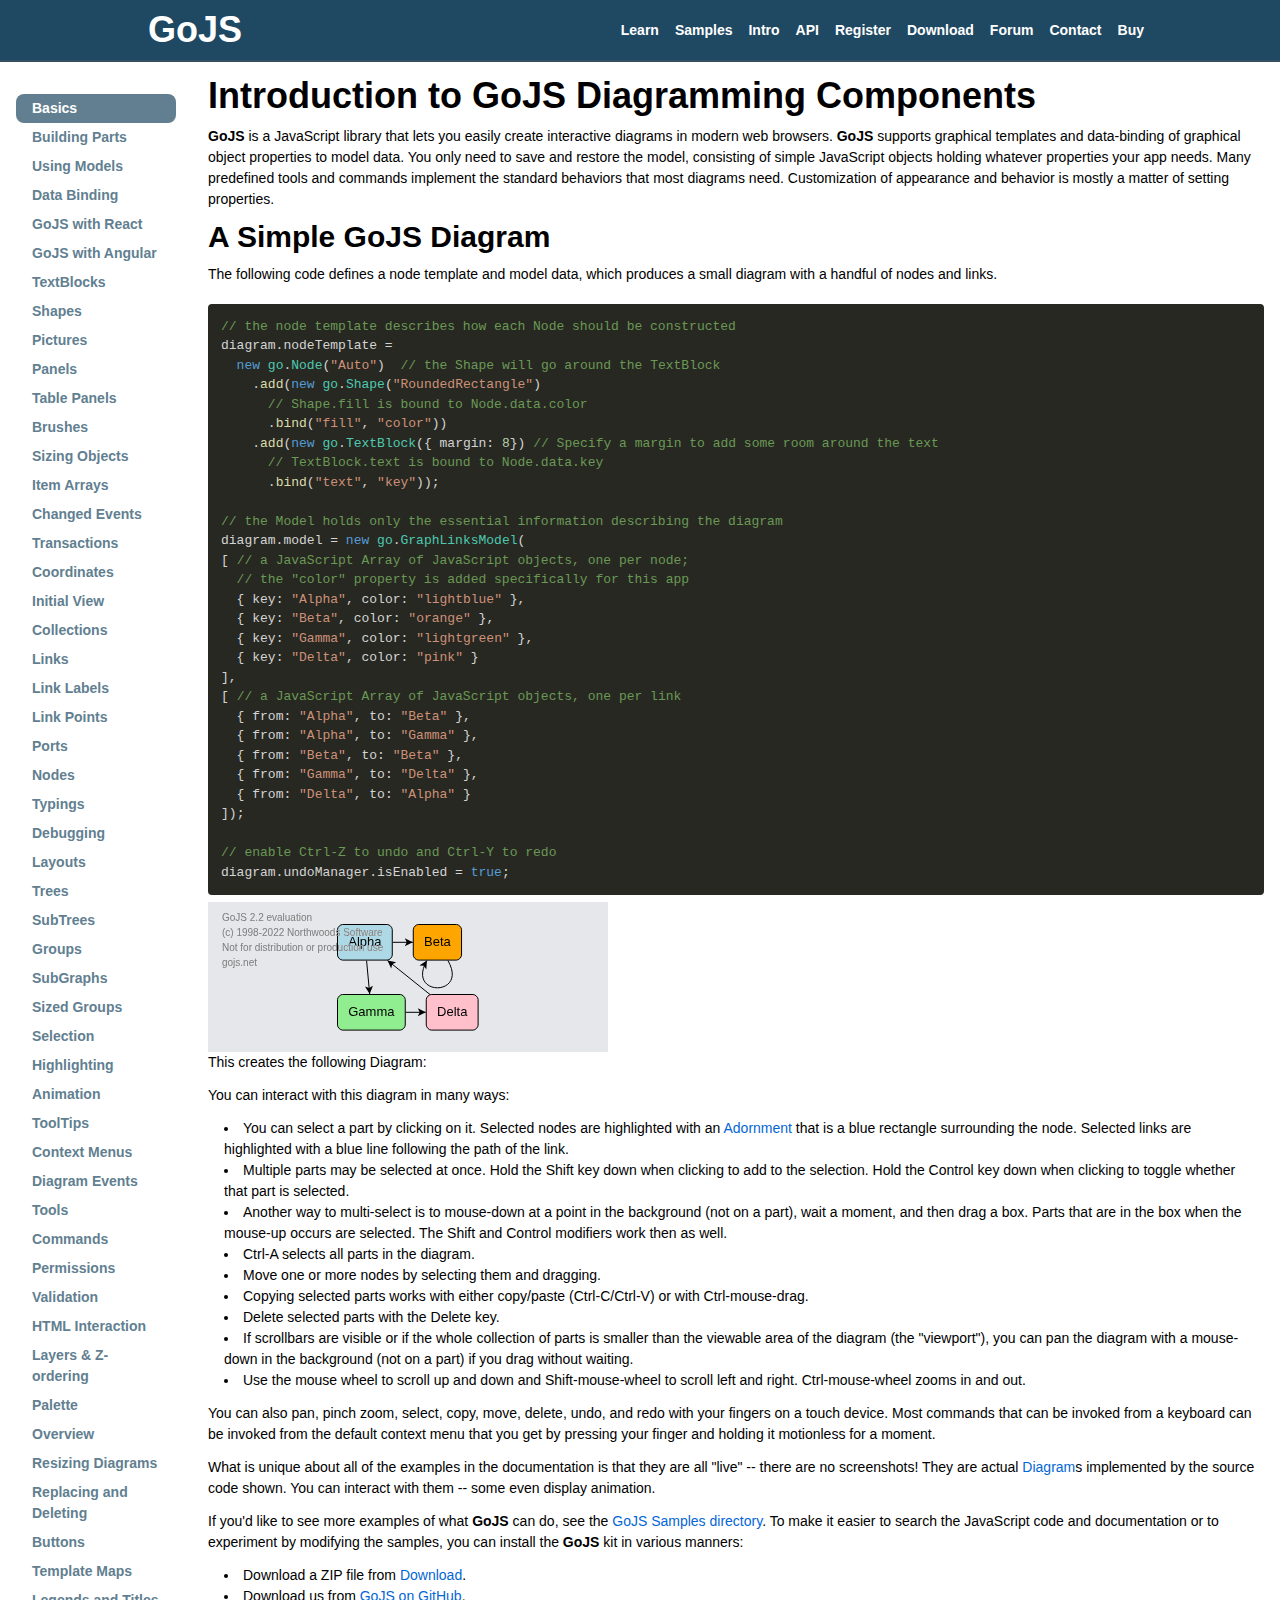
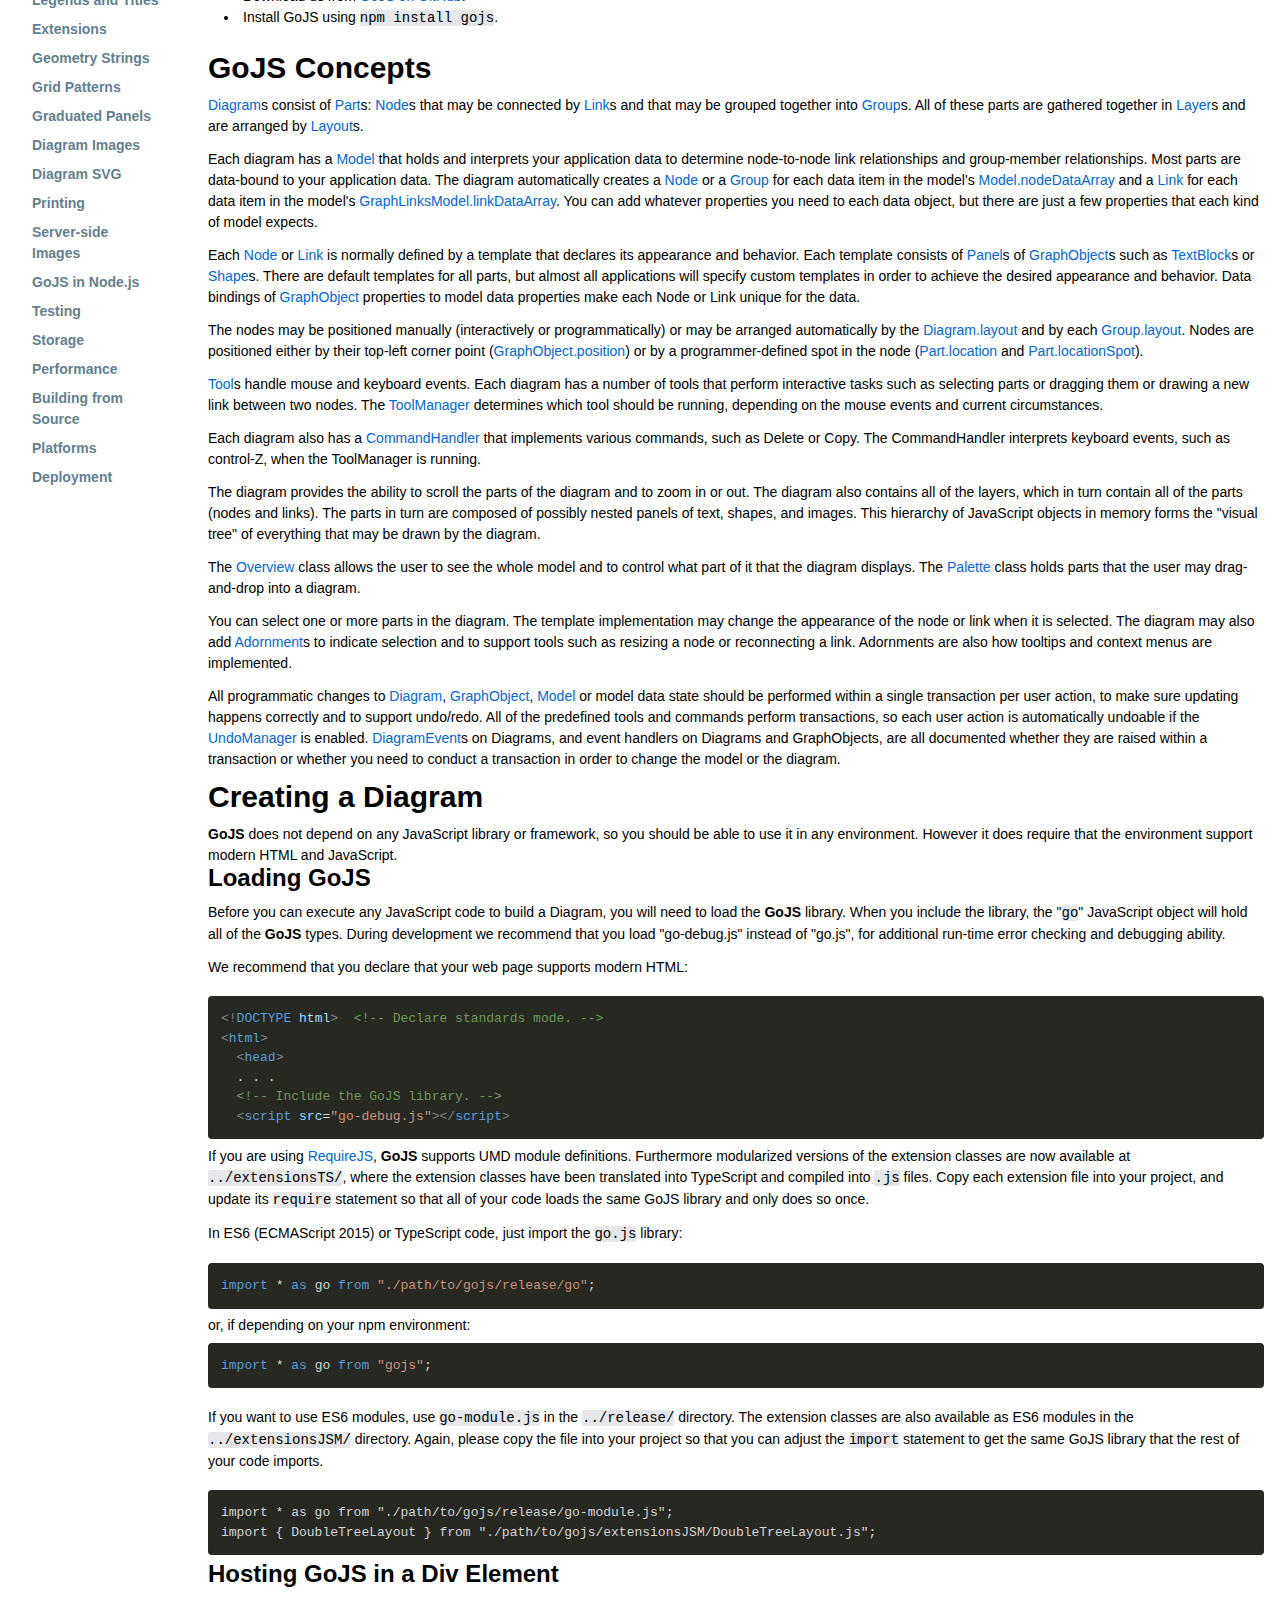
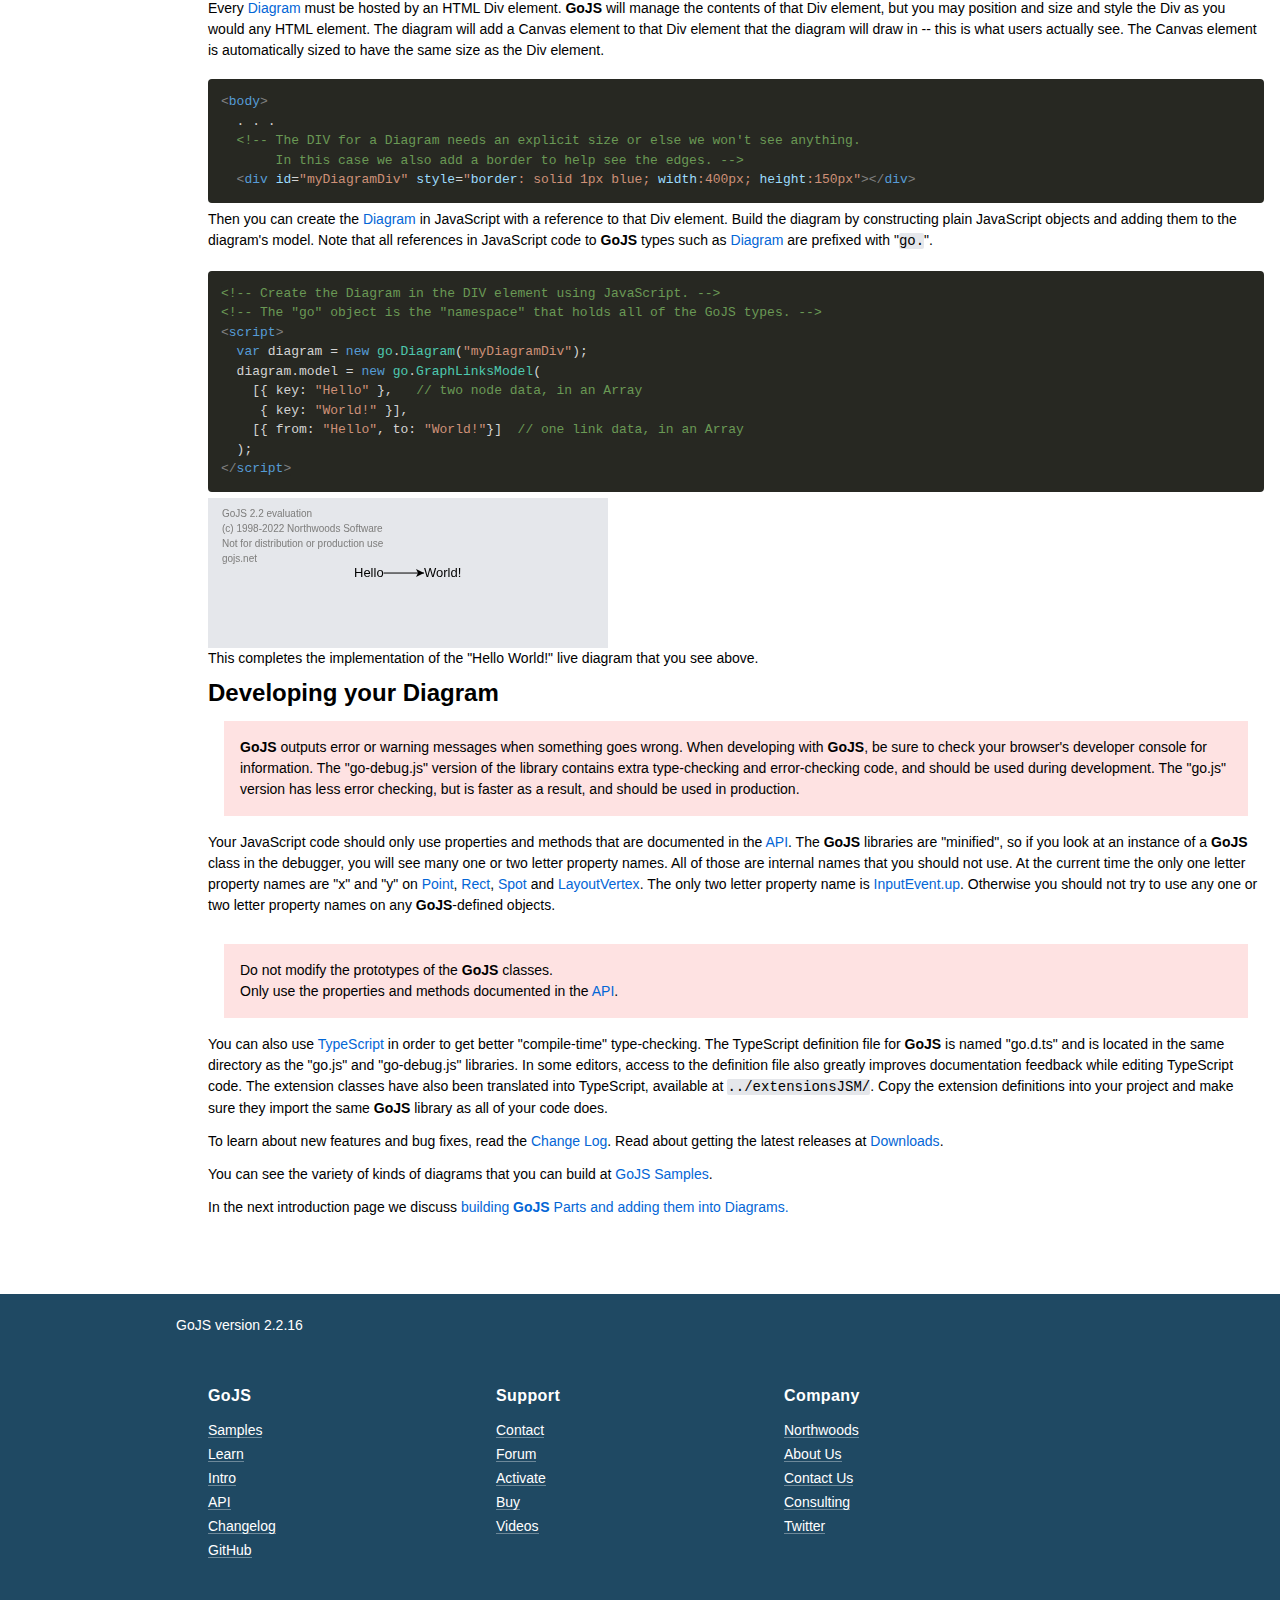
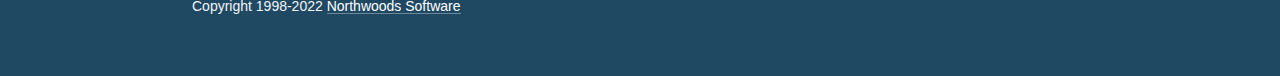
<file: gojs/intro/index.html>
<!DOCTYPE html>
<html lang="en">
  <head>
<meta charset="utf-8"/>
<meta name="viewport" content="width=device-width, initial-scale=1, shrink-to-fit=no, viewport-fit=cover"/>
<meta name="description" content="GoJS Introduction Documentation"/> 
<link rel="stylesheet" href="../assets/css/style.css"/> 
<!-- Copyright 1998-2022 by Northwoods Software Corporation. -->    <title> GoJS Introduction -- Northwoods Software </title>
    <link rel="stylesheet" href="../assets/css/prism.css"  />
  </head>
  <script>
    
    window.diagrams = [];
    window.goCode = function(pre, w, h, parentid, animation) {
      window.diagrams.push([pre, w, h, parentid, animation]);
    }
  </script>
  <body>
  <nav id="navTop" class="w-full z-30 top-0 text-white bg-nwoods-primary">
    <div class="w-full container max-w-screen-lg mx-auto flex flex-wrap sm:flex-nowrap items-center justify-between mt-0 py-2">
      <div class="md:pl-4">
        <a class="text-white hover:text-white no-underline hover:no-underline
        font-bold text-2xl lg:text-4xl rounded-lg hover:bg-nwoods-secondary " href="../">
          <h1 class="mb-0 p-1 ">GoJS</h1>
        </a>
      </div>
      <button id="topnavButton" class="rounded-lg sm:hidden focus:outline-none focus:ring" aria-label="Navigation">
        <svg fill="currentColor" viewBox="0 0 20 20" class="w-6 h-6">
          <path id="topnavOpen" fill-rule="evenodd" d="M3 5a1 1 0 011-1h12a1 1 0 110 2H4a1 1 0 01-1-1zM3 10a1 1 0 011-1h12a1 1 0 110 2H4a1 1 0 01-1-1zM9 15a1 1 0 011-1h6a1 1 0 110 2h-6a1 1 0 01-1-1z" clip-rule="evenodd"></path>
          <path id="topnavClosed" class="hidden" fill-rule="evenodd" d="M4.293 4.293a1 1 0 011.414 0L10 8.586l4.293-4.293a1 1 0 111.414 1.414L11.414 10l4.293 4.293a1 1 0 01-1.414 1.414L10 11.414l-4.293 4.293a1 1 0 01-1.414-1.414L8.586 10 4.293 5.707a1 1 0 010-1.414z" clip-rule="evenodd"></path>
        </svg>
      </button>
      <div id="topnavList" class="hidden sm:block items-center w-auto mt-0 text-white p-0 z-20">
        <ul class="list-reset list-none font-semibold flex justify-end flex-wrap sm:flex-nowrap items-center px-0 pb-0">
          <li class="p-1 sm:p-0"><a class="topnav-link" href="../learn/">Learn</a></li>
          <li class="p-1 sm:p-0"><a class="topnav-link" href="../samples/">Samples</a></li>
          <li class="p-1 sm:p-0"><a class="topnav-link" href="../intro/">Intro</a></li>
          <li class="p-1 sm:p-0"><a class="topnav-link" href="../api/">API</a></li>
          <li class="p-1 sm:p-0"><a class="topnav-link" href="https://www.nwoods.com/products/register.html">Register</a></li>
          <li class="p-1 sm:p-0"><a class="topnav-link" href="../download.html">Download</a></li>
          <li class="p-1 sm:p-0"><a class="topnav-link" href="https://forum.nwoods.com/c/gojs/11">Forum</a></li>
          <li class="p-1 sm:p-0"><a class="topnav-link" href="https://www.nwoods.com/contact.html"
           target="_blank" rel="noopener" onclick="getOutboundLink('https://www.nwoods.com/contact.html', 'contact');">Contact</a></li>
          <li class="p-1 sm:p-0"><a class="topnav-link" href="https://www.nwoods.com/sales/index.html"
           target="_blank" rel="noopener" onclick="getOutboundLink('https://www.nwoods.com/sales/index.html', 'buy');">Buy</a></li>
        </ul>
      </div>
    </div>
    <hr class="border-b border-gray-600 opacity-50 my-0 py-0" />
  </nav>
    
    <div class="md:flex flex-col md:flex-row md:min-h-screen w-full max-w-screen-xl mx-auto">
      
    <div id="navSide" class="flex flex-col w-full md:w-40 lg:w-48 text-gray-700 bg-white flex-shrink-0">
      <div class="flex-shrink-0 px-8 py-4">
        <button id="navButton" class="rounded-lg md:hidden focus:outline-none focus:ring" aria-label="Navigation">
          <svg fill="currentColor" viewBox="0 0 20 20" class="w-6 h-6">
            <path id="navOpen" fill-rule="evenodd" d="M3 5a1 1 0 011-1h12a1 1 0 110 2H4a1 1 0 01-1-1zM3 10a1 1 0 011-1h12a1 1 0 110 2H4a1 1 0 01-1-1zM9 15a1 1 0 011-1h6a1 1 0 110 2h-6a1 1 0 01-1-1z" clip-rule="evenodd"></path>
            <path id="navClosed" class="hidden" fill-rule="evenodd" d="M4.293 4.293a1 1 0 011.414 0L10 8.586l4.293-4.293a1 1 0 111.414 1.414L11.414 10l4.293 4.293a1 1 0 01-1.414 1.414L10 11.414l-4.293 4.293a1 1 0 01-1.414-1.414L8.586 10 4.293 5.707a1 1 0 010-1.414z" clip-rule="evenodd"></path>
          </svg>
        </button>
      </div>
      <nav id="navList" class="min-h-screen hidden md:block sidebar-nav flex-grow px-1 lg:px-4 pb-4 md:pb-0 md:overflow-y-auto break-words">
  <a href="index.html">Basics</a>
  <a href="buildingObjects.html">Building Parts</a>
  <a href="usingModels.html">Using Models</a>
  <a href="dataBinding.html">Data Binding</a>
  <a href="react.html">GoJS with React</a>
  <a href="angular.html">GoJS with Angular</a>
  <a href="textBlocks.html">TextBlocks</a>
  <a href="shapes.html">Shapes</a>
  <a href="pictures.html">Pictures</a>
  <a href="panels.html">Panels</a>
  <a href="tablePanels.html">Table Panels</a>
  <a href="brush.html">Brushes</a>
  <a href="sizing.html">Sizing Objects</a>
  <a href="itemArrays.html">Item Arrays</a>
  <a href="changedEvents.html">Changed Events</a>
  <a href="transactions.html">Transactions</a>
  <a href="viewport.html">Coordinates</a>
  <a href="initialView.html">Initial View</a>
  <a href="collections.html">Collections</a>
  <a href="links.html">Links</a>
  <a href="linkLabels.html">Link Labels</a>
  <a href="connectionPoints.html">Link Points</a>
  <a href="ports.html">Ports</a>
  <a href="nodes.html">Nodes</a>
  <a href="typings.html">Typings</a>
  <a href="debugging.html">Debugging</a>
  <a href="layouts.html">Layouts</a>
  <a href="trees.html">Trees</a>
  <a href="subtrees.html">SubTrees</a>
  <a href="groups.html">Groups</a>
  <a href="subgraphs.html">SubGraphs</a>
  <a href="sizedGroups.html">Sized Groups</a>
  <a href="selection.html">Selection</a>
  <a href="highlighting.html">Highlighting</a>
  <a href="animation.html">Animation</a>
  <a href="toolTips.html">ToolTips</a>
  <a href="contextmenus.html">Context Menus</a>
  <a href="events.html">Diagram Events</a>
  <a href="tools.html">Tools</a>
  <a href="commands.html">Commands</a>
  <a href="permissions.html">Permissions</a>
  <a href="validation.html">Validation</a>
  <a href="HTMLInteraction.html">HTML Interaction</a>
  <a href="layers.html">Layers &amp; Z-ordering</a>
  <a href="palette.html">Palette</a>
  <a href="overview.html">Overview</a>
  <a href="resizing.html">Resizing Diagrams</a>
  <a href="replacingDeleting.html">Replacing and Deleting</a>
  <a href="buttons.html">Buttons</a>
  <a href="templateMaps.html">Template Maps</a>
  <a href="legends.html">Legends and Titles</a>
  <a href="extensions.html">Extensions</a>
  <a href="geometry.html">Geometry Strings</a>
  <a href="grids.html">Grid Patterns</a>
  <a href="graduatedPanels.html">Graduated Panels</a>
  <a href="makingImages.html">Diagram Images</a>
  <a href="makingSVG.html">Diagram SVG</a>
  <a href="printing.html">Printing</a>
  <a href="serverSideImages.html">Server-side Images</a>
  <a href="nodeScript.html">GoJS in Node.js</a>
  <a href="testing.html">Testing</a>
  <a href="storage.html">Storage</a>
  <a href="performance.html">Performance</a>
  <a href="source.html">Building from Source</a>
  <a href="platforms.html">Platforms</a>
  <a href="deployment.html">Deployment</a>
      </nav>
    </div>      
      <div class="pt-4 px-2 md:px-0 lg:px-4 pb-16 w-full overflow-hidden">




  <h1>Introduction to GoJS Diagramming Components</h1>

  <p>
  <b>GoJS</b> is a JavaScript library that lets you easily create interactive diagrams in modern web browsers.
  <b>GoJS</b> supports graphical templates and data-binding of graphical object properties to model data.
  You only need to save and restore the model, consisting of simple JavaScript objects holding
  whatever properties your app needs.
  Many predefined tools and commands implement the standard behaviors that most diagrams need.
  Customization of appearance and behavior is mostly a matter of setting properties.
  </p>

  <h2 id="SimpleGoJSDiagram">A Simple GoJS Diagram</h2>
  <p>
  The following code defines a node template and model data, which produces a small diagram with a handful of nodes and links.
  </p>

  <pre class="lang-js" id="minimal"><code>
      // the node template describes how each Node should be constructed
      diagram.nodeTemplate =
        new go.Node("Auto")  // the Shape will go around the TextBlock
          .add(new go.Shape("RoundedRectangle")
            // Shape.fill is bound to Node.data.color
            .bind("fill", "color"))
          .add(new go.TextBlock({ margin: 8}) // Specify a margin to add some room around the text
            // TextBlock.text is bound to Node.data.key
            .bind("text", "key"));

      // the Model holds only the essential information describing the diagram
      diagram.model = new go.GraphLinksModel(
      [ // a JavaScript Array of JavaScript objects, one per node;
        // the "color" property is added specifically for this app
        { key: "Alpha", color: "lightblue" },
        { key: "Beta", color: "orange" },
        { key: "Gamma", color: "lightgreen" },
        { key: "Delta", color: "pink" }
      ],
      [ // a JavaScript Array of JavaScript objects, one per link
        { from: "Alpha", to: "Beta" },
        { from: "Alpha", to: "Gamma" },
        { from: "Beta", to: "Beta" },
        { from: "Gamma", to: "Delta" },
        { from: "Delta", to: "Alpha" }
      ]);

      // enable Ctrl-Z to undo and Ctrl-Y to redo
      diagram.undoManager.isEnabled = true;
  </code></pre>
  <p>This creates the following Diagram:</p>
  <script>goCode("minimal", 400, 150)</script>
  <p>
  You can interact with this diagram in many ways:
  </p>
  <ul>
    <li>You can select a part by clicking on it.
        Selected nodes are highlighted with an <a>Adornment</a> that is a blue rectangle surrounding the node.
        Selected links are highlighted with a blue line following the path of the link.</li>
    <li>Multiple parts may be selected at once.
        Hold the Shift key down when clicking to add to the selection.
        Hold the Control key down when clicking to toggle whether that part is selected.</li>
    <li>Another way to multi-select is to mouse-down at a point in the background (not on a part), wait a moment, and then drag a box.
        Parts that are in the box when the mouse-up occurs are selected.
        The Shift and Control modifiers work then as well.</li>
    <li>Ctrl-A selects all parts in the diagram.</li>
    <li>Move one or more nodes by selecting them and dragging.</li>
    <li>Copying selected parts works with either copy/paste (Ctrl-C/Ctrl-V) or with Ctrl-mouse-drag.</li>
    <li>Delete selected parts with the Delete key.</li>
    <li>If scrollbars are visible or if the whole collection of parts is smaller than the viewable area of the diagram (the "viewport"),
        you can pan the diagram with a mouse-down in the background (not on a part) if you drag without waiting.</li>
    <li>Use the mouse wheel to scroll up and down and Shift-mouse-wheel to scroll left and right.
        Ctrl-mouse-wheel zooms in and out.</li>
  </ul>
  <p>
  You can also pan, pinch zoom, select, copy, move, delete, undo, and redo with your fingers on a touch device.
  Most commands that can be invoked from a keyboard can be invoked from the default context menu that you get by pressing your finger and holding it motionless for a moment.
  </p>

  <p>
  What is unique about all of the examples in the documentation is that they are all "live" -- there are no screenshots!
  They are actual <a>Diagram</a>s implemented by the source code shown.
  You can interact with them -- some even display animation.
  </p>

  <p>
  If you'd like to see more examples of what <b>GoJS</b> can do, see the <a href="../samples/index.html" target="samples">GoJS Samples directory</a>.
  To make it easier to search the JavaScript code and documentation or to experiment by modifying the samples,
  you can install the <b>GoJS</b> kit in various manners:
  <ul>
    <li>Download a ZIP file from <a href="../download.html">Download</a>.</li>
    <li>Download us from <a href="https://github.com/NorthwoodsSoftware/GoJS">GoJS on GitHub</a>.</li>
    <li>Install GoJS using <code>npm install gojs</code>.</li>
  </ul>
  </p>

  <h2 id="GoJSConcepts">GoJS Concepts</h2>
  <p>
  <a>Diagram</a>s consist of <a>Part</a>s: <a>Node</a>s that may be connected by <a>Link</a>s and that may be grouped together into <a>Group</a>s.
  All of these parts are gathered together in <a>Layer</a>s and are arranged by <a>Layout</a>s.
  </p>

  <p>
  Each diagram has a <a>Model</a> that holds and interprets your application data to determine node-to-node link relationships and
  group-member relationships.
  Most parts are data-bound to your application data.
  The diagram automatically creates a <a>Node</a> or a <a>Group</a> for each data item in the model's <a>Model.nodeDataArray</a>
  and a <a>Link</a> for each data item in the model's <a>GraphLinksModel.linkDataArray</a>.
  You can add whatever properties you need to each data object, but there are just a few properties that each kind of model expects.
  </p>

  <p>
  Each <a>Node</a> or <a>Link</a> is normally defined by a template that declares its appearance and behavior.
  Each template consists of <a>Panel</a>s of <a>GraphObject</a>s such as <a>TextBlock</a>s or <a>Shape</a>s.
  There are default templates for all parts, but almost all applications will specify custom templates
  in order to achieve the desired appearance and behavior.
  Data bindings of <a>GraphObject</a> properties to model data properties make each Node or Link unique for the data.
  </p>

  <p>
  The nodes may be positioned manually (interactively or programmatically) or may be arranged automatically by the
  <a>Diagram.layout</a> and by each <a>Group.layout</a>.
  Nodes are positioned either by their top-left corner point (<a>GraphObject.position</a>) or by a programmer-defined
  spot in the node (<a>Part.location</a> and <a>Part.locationSpot</a>).
  </p>

  <p>
  <a>Tool</a>s handle mouse and keyboard events. Each diagram has a number of tools that perform interactive tasks such as
  selecting parts or dragging them or drawing a new link between two nodes. The <a>ToolManager</a> determines
  which tool should be running, depending on the mouse events and current circumstances.
  </p>

  <p>
  Each diagram also has a <a>CommandHandler</a> that implements various commands, such as Delete or Copy.
  The CommandHandler interprets keyboard events, such as control-Z, when the ToolManager is running.
  </p>

  <p>
  The diagram provides the ability to scroll the parts of the diagram and to zoom in or out.
  The diagram also contains all of the layers, which in turn contain all of the parts (nodes and links).
  The parts in turn are composed of possibly nested panels of text, shapes, and images.
  This hierarchy of JavaScript objects in memory forms the "visual tree" of everything that may be drawn by the diagram.
  </p>

  <p>
  The <a>Overview</a> class allows the user to see the whole model and to control what part of it that the diagram displays.
  The <a>Palette</a> class holds parts that the user may drag-and-drop into a diagram.
  </p>

  <p>
  You can select one or more parts in the diagram. The template implementation may change the appearance
  of the node or link when it is selected. The diagram may also add <a>Adornment</a>s to indicate selection and to
  support tools such as resizing a node or reconnecting a link.
  Adornments are also how tooltips and context menus are implemented.
  </p>

  <p>
  All programmatic changes to <a>Diagram</a>, <a>GraphObject</a>, <a>Model</a> or model data state should be performed
  within a single transaction per user action, to make sure updating happens correctly and to support undo/redo.
  All of the predefined tools and commands perform transactions, so each user action is automatically undoable
  if the <a>UndoManager</a> is enabled.
  <a>DiagramEvent</a>s on Diagrams, and event handlers on Diagrams and GraphObjects,
  are all documented whether they are raised within a transaction or whether you need to conduct a transaction in order
  to change the model or the diagram.
  </p>


  <h2 id="CreatingDiagram">Creating a Diagram</h2>
  <b>GoJS</b> does not depend on any JavaScript library or framework, so you should be able to use it in any environment.
  However it does require that the environment support modern HTML and JavaScript.

  <h3 id="LoadingGoJS">Loading GoJS</h3>
  <p>
    Before you can execute any JavaScript code to build a Diagram, you will need to load the <b>GoJS</b> library.
    When you include the library, the "<code>go</code>" JavaScript object will hold all of the <b>GoJS</b> types.
    During development we recommend that you load "go-debug.js" instead of "go.js", for additional run-time error checking and debugging ability.
  </p>
  <p>
    We recommend that you declare that your web page supports modern HTML:
  </p>
  <pre class="lang-html"><code>
  &lt;!DOCTYPE html&gt;  &lt;!-- Declare standards mode. --&gt;
  &lt;html&gt;
    &lt;head&gt;
    . . .
    &lt;!-- Include the GoJS library. --&gt;
    &lt;script src="go-debug.js"&gt;&lt;/script&gt;</code></pre>
  <p>
    If you are using <a href="http://requirejs.org" target="_blank">RequireJS</a>, <b>GoJS</b> supports UMD module definitions.
    Furthermore modularized versions of the extension classes are now available at <code>../extensionsTS/</code>,
    where the extension classes have been translated into TypeScript and compiled into <code>.js</code> files.
    Copy each extension file into your project, and update its <code>require</code> statement
    so that all of your code loads the same GoJS library and only does so once.
  </p>
  <p>
    In ES6 (ECMAScript 2015) or TypeScript code, just import the <code>go.js</code> library:
    <pre class="lang-ts"><code>import * as go from "./path/to/gojs/release/go";</code></pre>
    or, if depending on your npm environment:
    <pre class="lang-ts"><code>import * as go from "gojs";</code></pre>
  </p>
  <p>
    If you want to use ES6 modules, use <code>go-module.js</code> in the <code>../release/</code> directory.
    The extension classes are also available as ES6 modules in the <code>../extensionsJSM/</code> directory.
    Again, please copy the file into your project so that you can adjust the <code>import</code> statement to
    get the same GoJS library that the rest of your code imports.
  </p>
  <pre class="lang-bash"><code>
import * as go from "./path/to/gojs/release/go-module.js";
import { DoubleTreeLayout } from "./path/to/gojs/extensionsJSM/DoubleTreeLayout.js";</code></pre>

  <h3 id="HostingGoJSinaDivElement">Hosting GoJS in a Div Element</h3>
  <p>
    Every <a>Diagram</a> must be hosted by an HTML Div element.
    <b>GoJS</b> will manage the contents of that Div element, but you may position and size and style the Div as you would any HTML element.
    The diagram will add a Canvas element to that Div element that the diagram will draw in -- this is what users actually see.
    The Canvas element is automatically sized to have the same size as the Div element.
  </p>

  <pre class="lang-html"><code>
  &lt;body&gt;
    . . .
    &lt;!-- The DIV for a Diagram needs an explicit size or else we won't see anything.
         In this case we also add a border to help see the edges. --&gt;
    &lt;div id="myDiagramDiv" style="border: solid 1px blue; width:400px; height:150px"&gt;&lt;/div&gt;</code></pre>

  <p>
    Then you can create the <a>Diagram</a> in JavaScript with a reference to that Div element.
    Build the diagram by constructing plain JavaScript objects and adding them to the diagram's model.
    Note that all references in JavaScript code to <b>GoJS</b> types such as <a>Diagram</a> are prefixed with "<code>go.</code>".
  </p>

  <pre class="lang-html"><code>
  &lt;!-- Create the Diagram in the DIV element using JavaScript. --&gt;
  &lt;!-- The "go" object is the "namespace" that holds all of the GoJS types. --&gt;
  &lt;script&gt;
    var diagram = new go.Diagram("myDiagramDiv");
    diagram.model = new go.GraphLinksModel(
      [{ key: "Hello" },   // two node data, in an Array
       { key: "World!" }],
      [{ from: "Hello", to: "World!"}]  // one link data, in an Array
    );
  &lt;/script&gt;</code></pre>


  <pre id="minimal2" style="display:none;">
    diagram.model = new go.GraphLinksModel(
      [{ key: "Hello" },   // two node data, in an Array
       { key: "World!" }],
      [{ from: "Hello", to: "World!" }]  // one link data, in an Array
    );
  </pre>
  <script>goCode("minimal2", 400, 150)</script>

  <p>
  This completes the implementation of the "Hello World!" live diagram that you see above.
  </p>

  <h3 id="DevelopingYourDiagram">Developing your Diagram</h3>
  <p class="box bg-danger">
    <b>GoJS</b> outputs error or warning messages when something goes wrong.
    When developing with <b>GoJS</b>, be sure to check your browser's developer console for information.
    The "go-debug.js" version of the library contains extra type-checking and error-checking code, and should be used during development.
    The "go.js" version has less error checking, but is faster as a result, and should be used in production.
  </p>

  <p>
    Your JavaScript code should only use properties and methods that are documented in the <a href="../api/index.html" target="api">API</a>.
    The <b>GoJS</b> libraries are "minified", so if you look at an instance of a <b>GoJS</b> class in the debugger,
    you will see many one or two letter property names.  All of those are internal names that you should not use.
    At the current time the only one letter property names are "x" and "y" on <a>Point</a>, <a>Rect</a>, <a>Spot</a> and <a>LayoutVertex</a>.
    The only two letter property name is <a>InputEvent.up</a>.
    Otherwise you should not try to use any one or two letter property names on any <b>GoJS</b>-defined objects.
  </p>

  <p class="box bg-danger">
    Do not modify the prototypes of the <b>GoJS</b> classes.<br />
    Only use the properties and methods documented in the <a href="../api/index.html" target="api">API</a>.
  </p>

  <p>
    You can also use <a href="https://www.typescriptlang.org/">TypeScript</a> in order to get better "compile-time" type-checking.
    The TypeScript definition file for <b>GoJS</b> is named "go.d.ts" and is located in the same directory as the "go.js" and "go-debug.js" libraries.
    In some editors, access to the definition file also greatly improves documentation feedback while editing TypeScript code.
    The extension classes have also been translated into TypeScript, available at <code>../extensionsJSM/</code>.
    Copy the extension definitions into your project and make sure they import the same <b>GoJS</b> library as all of your code does.
  </p>

  <p>
    To learn about new features and bug fixes, read the <a href="https://gojs.net/latest/changelog.html" target="_blank">Change Log</a>.
    Read about getting the latest releases at <a href="../download.html">Downloads</a>.
  </p>

  <p>
    You can see the variety of kinds of diagrams that you can build at <a href="../samples/index.html" target="samples">GoJS Samples</a>.
  </p>
  <p>
    In the next introduction page we discuss <a href="buildingObjects.html">building <b>GoJS</b> Parts and adding them into Diagrams.</a>
  </p>
      </div>
    </div>
  
  <div class="bg-nwoods-primary">
    <section class="max-w-screen-lg text-white container mx-auto py-2 px-12">
      <p id="version" class="leading-none mb-2 my-4">GoJS</p>
    </section>
  </div><footer class="bg-nwoods-primary text-white">
  <div class="container max-w-screen-lg mx-auto  px-8">
    <div class="w-full py-6">

        <div class="max-w-screen-lg xl:max-w-screen-xl mx-auto px-4 sm:px-6 md:px-8">
          <ul class="text-sm font-medium pb-6 grid grid-cols-2 sm:grid-cols-3 gap-y-10">
            <li class="list-none row-span-2">
              <h2 class="text-base font-semibold tracking-wide">GoJS</h2>
              <ul class="list-none space-y-4 md:space-y-1 px-0">
                <li>
                  <a href="../samples/index.html">Samples</a>
                </li>
                <li>
                  <a href="../learn/index.html">Learn</a>
                </li>
                <li>
                  <a href="../intro/index.html">Intro</a>
                </li>
                <li>
                  <a href="../api/index.html">API</a>
                </li>
                <li>
                  <a href="../changelog.html">Changelog</a>
                </li>
                <li>
                  <a href="https://github.com/NorthwoodsSoftware/GoJS">GitHub</a>
                </li>
              </ul>
            </li>
            <li class="list-none row-span-2">
              <h2 class="text-base font-semibold tracking-wide">Support</h2>
              <ul class="list-none space-y-4 md:space-y-1 px-0">
                <li>
                  <a href="https://www.nwoods.com/contact.html"
                  target="_blank" rel="noopener" onclick="getOutboundLink('https://www.nwoods.com/contact.html', 'contact');">Contact</a>
                </li>
                <li>
                  <a href="https://forum.nwoods.com/c/gojs">Forum</a>
                </li>
                <li>
                  <a href="https://www.nwoods.com/app/activate.aspx?sku=gojs">Activate</a>
                </li>
                <li>
                  <a href="https://www.nwoods.com/sales/index.html"
                  target="_blank" rel="noopener" onclick="getOutboundLink('https://www.nwoods.com/sales/index.html', 'buy');">Buy</a>
                </li>
                <li>
                  <a href="https://www.youtube.com/channel/UC9We8EoX596-6XFjJDtZIDg">Videos</a>
                </li>
              </ul>
            </li>
            <li class="list-none row-span-2">
              <h2 class="text-base font-semibold tracking-wide">Company</h2>
              <ul class="list-none space-y-4 md:space-y-1 px-0">
                <li>
                  <a target="_blank" href="https://www.nwoods.com">Northwoods</a>
                </li>
                <li>
                  <a target="_blank" href="https://www.nwoods.com/about.html">About Us</a>
                </li>
                <li>
                  <a target="_blank" href="https://www.nwoods.com/contact.html">Contact Us</a>
                </li>
                <li>
                  <a target="_blank" href="https://www.nwoods.com/consulting.html">Consulting</a>
                </li>
                <li>
                  <a target="_blank" href="https://twitter.com/northwoodsgo">Twitter</a>
                </li>

              </ul>
            </li>
          </ul>


      <p class="text-sm text-gray-100 md:mb-6">
        Copyright 1998-2022 <a class="text-white" href="https://www.nwoods.com">Northwoods Software</a>
      </p>
    </div>
  </div>
</footer>  </body>

<script async src="https://www.googletagmanager.com/gtag/js?id=G-S5QK8VSK84"></script> 
<script>
  window.dataLayer = window.dataLayer || [];
  function gtag(){dataLayer.push(arguments);}
  gtag('js', new Date()); gtag('config', 'G-S5QK8VSK84');
  var getOutboundLink = function(url, label) {
    gtag('event', 'click', {
      'event_category': 'outbound',
      'event_label': label,
      'transport_type': 'beacon'
    });
  }

  // topnav
  var topButton = document.getElementById("topnavButton");
  var topnavList = document.getElementById("topnavList");
  topButton.addEventListener("click", function() {
    this.classList.toggle("active");
    topnavList.classList.toggle("hidden");
    document.getElementById("topnavOpen").classList.toggle("hidden");
    document.getElementById("topnavClosed").classList.toggle("hidden");
  });
</script>
  <script src="../assets/js/prism.js"></script>
  <script src="../release/go.js"></script>
  <script src="../assets/js/goDoc.js"></script>
  <script>
    document.addEventListener("DOMContentLoaded", function() {
      if (window.go) document.getElementById('version').textContent = "GoJS version " + go.version;
      if (window.goDoc) window.goDoc();
      var d = window.diagrams;
      for (var i = 0; i < d.length; i++) {
        var dargs = d[i];
        goCodeExecute(dargs[0], dargs[1], dargs[2], dargs[3], dargs[4]);
      }
      if (window.extra) window.extra();
    });
  </script>
</html>
</file>
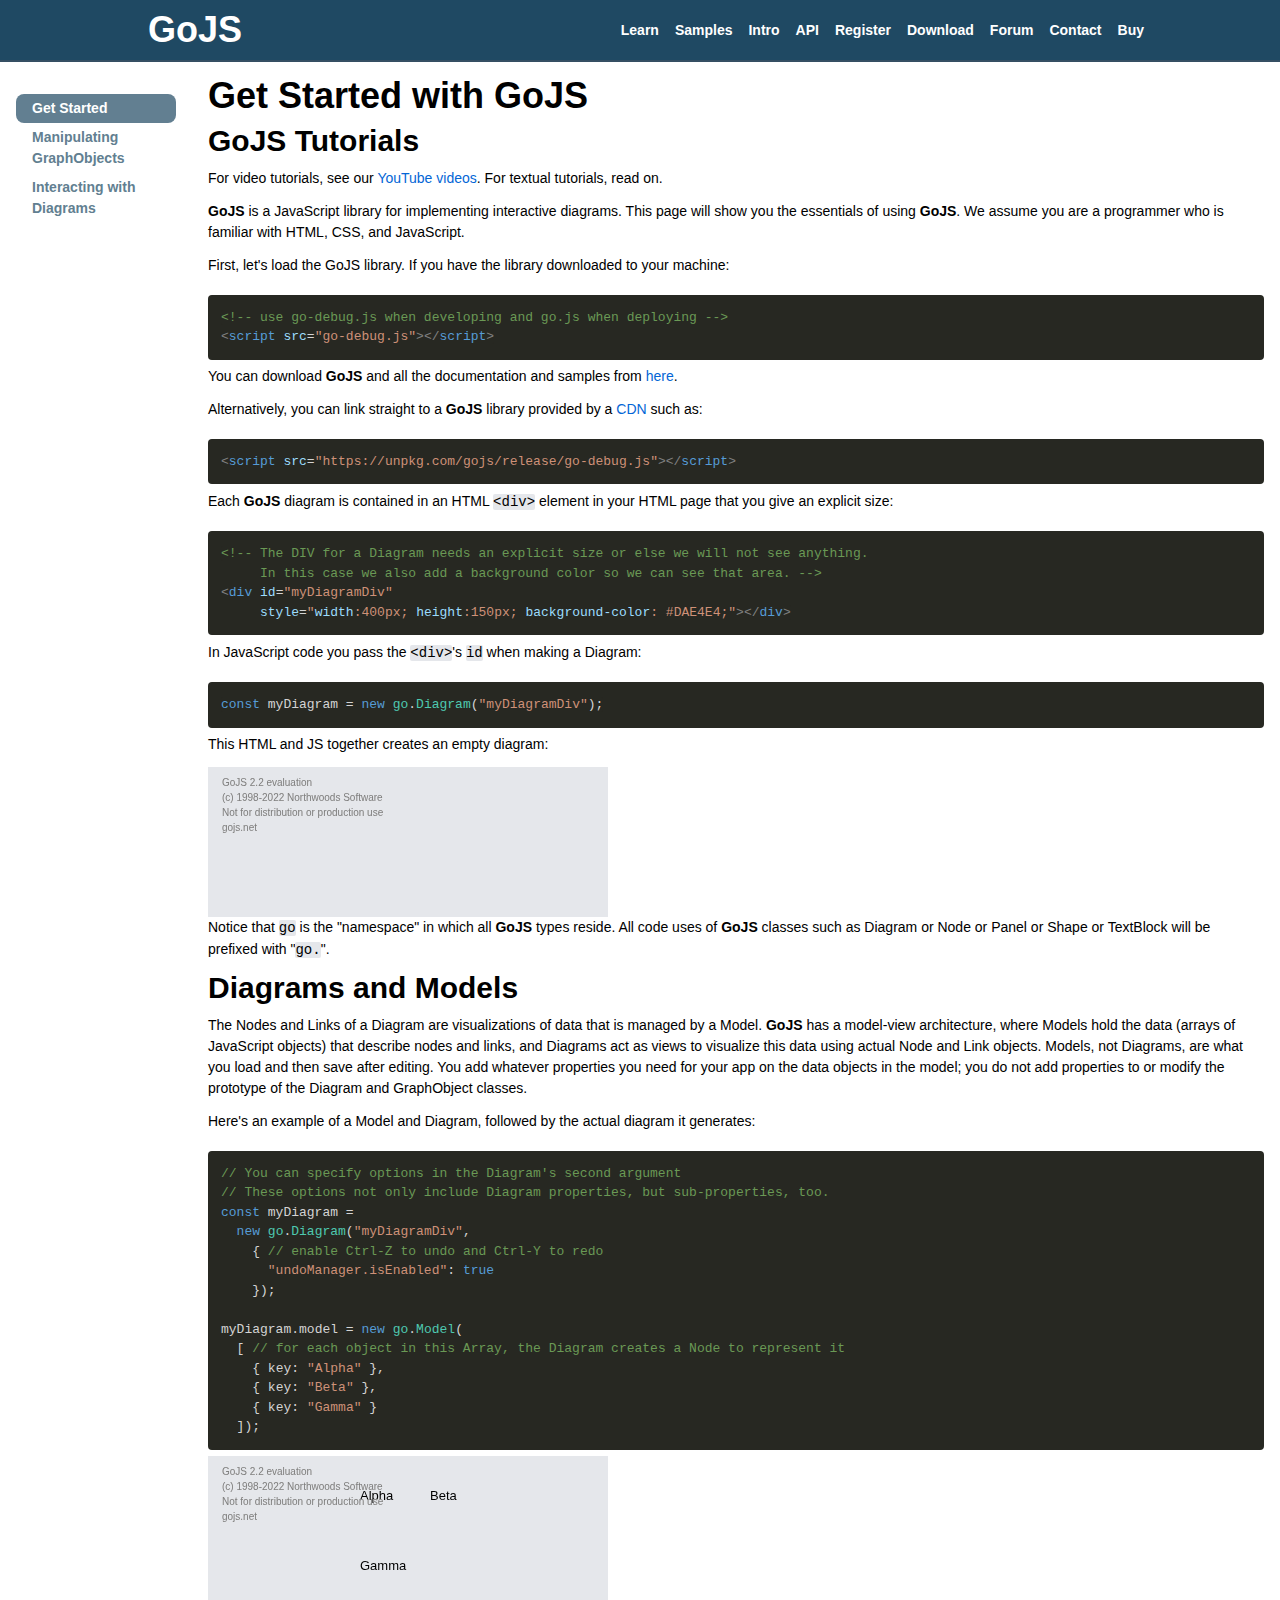
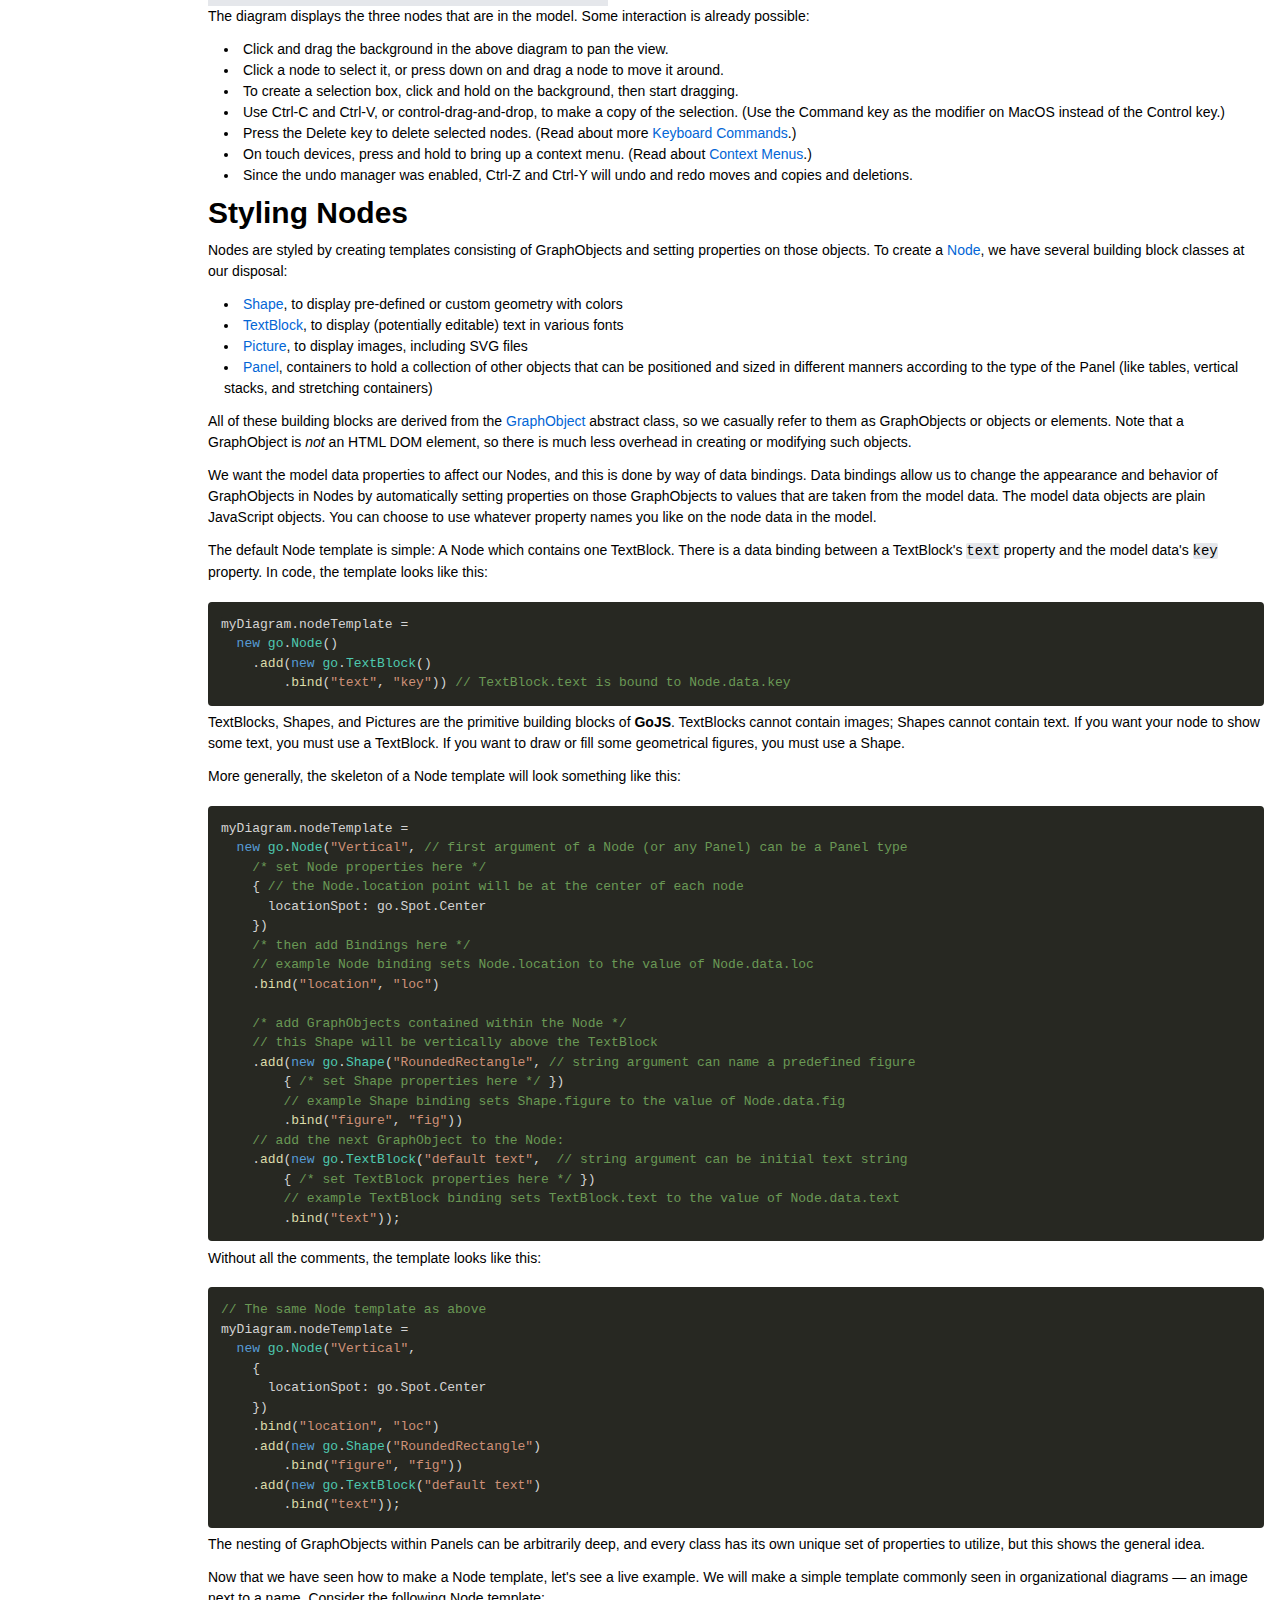
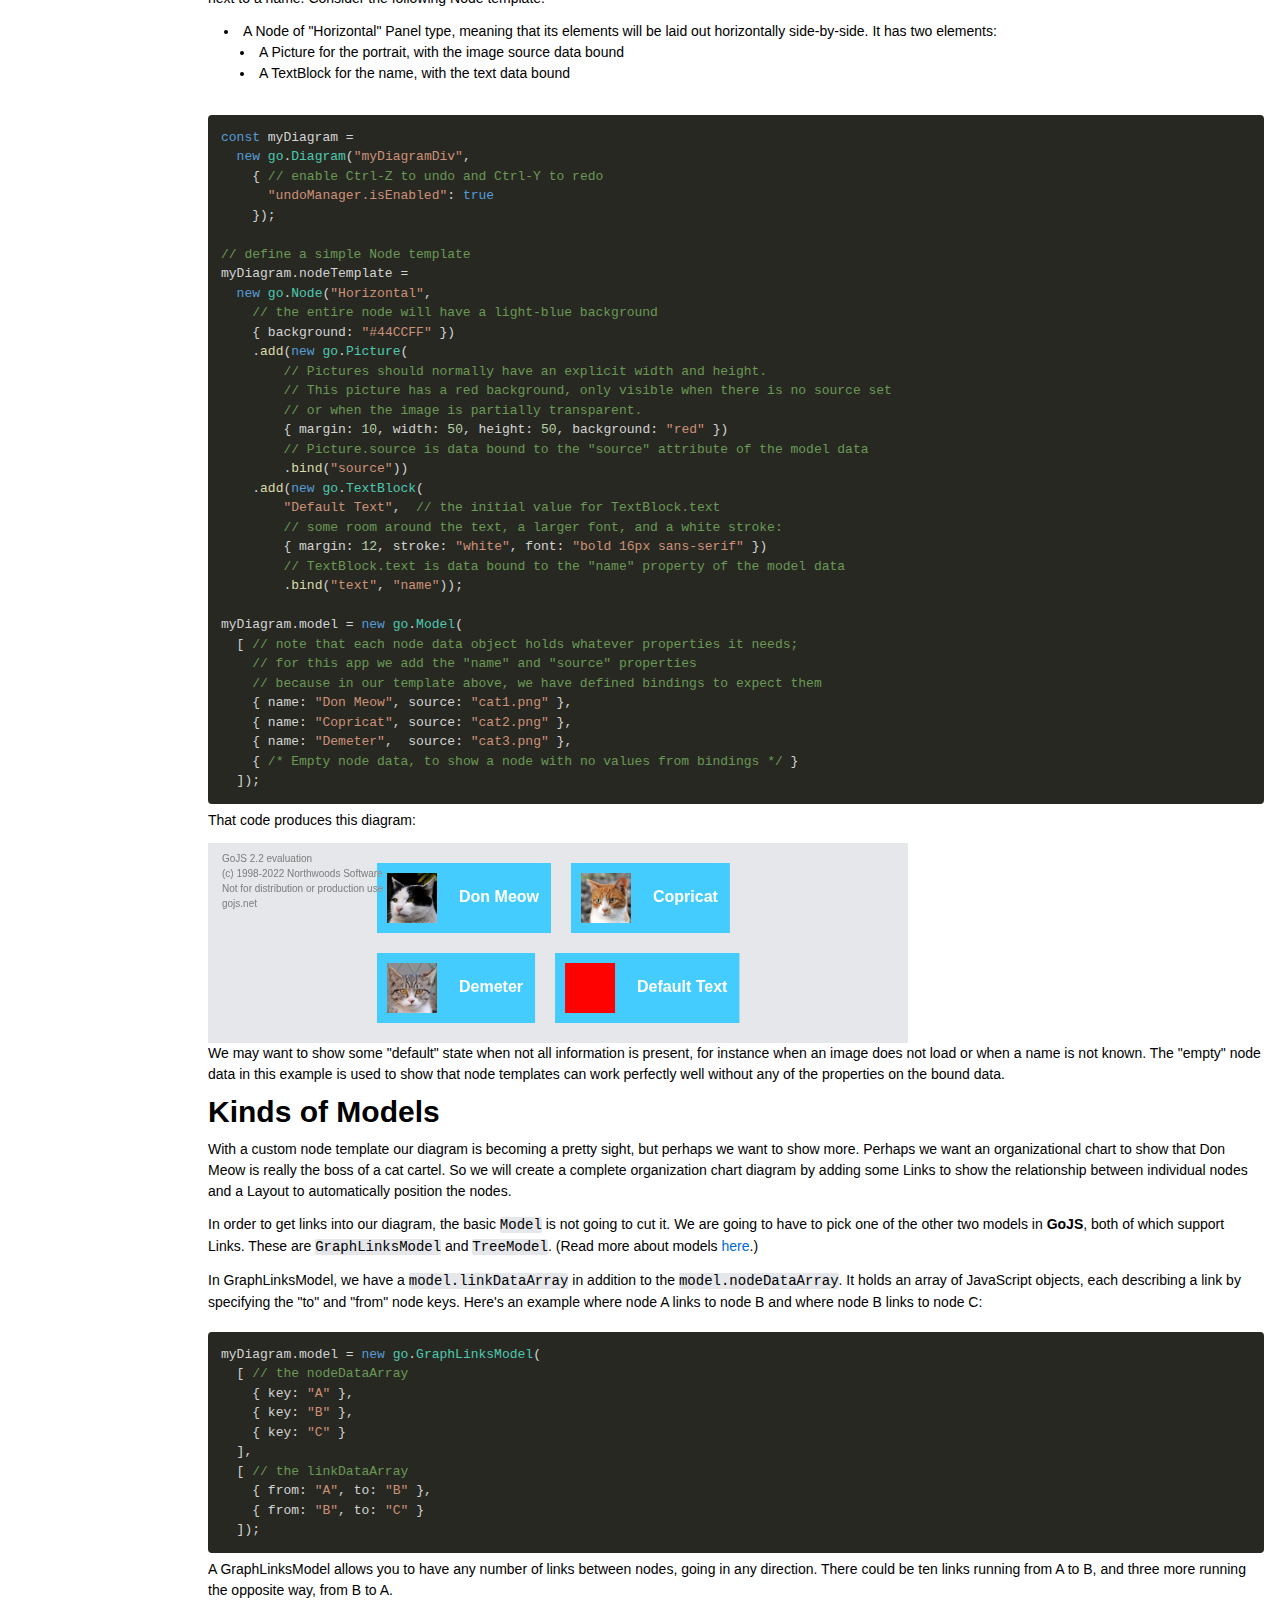
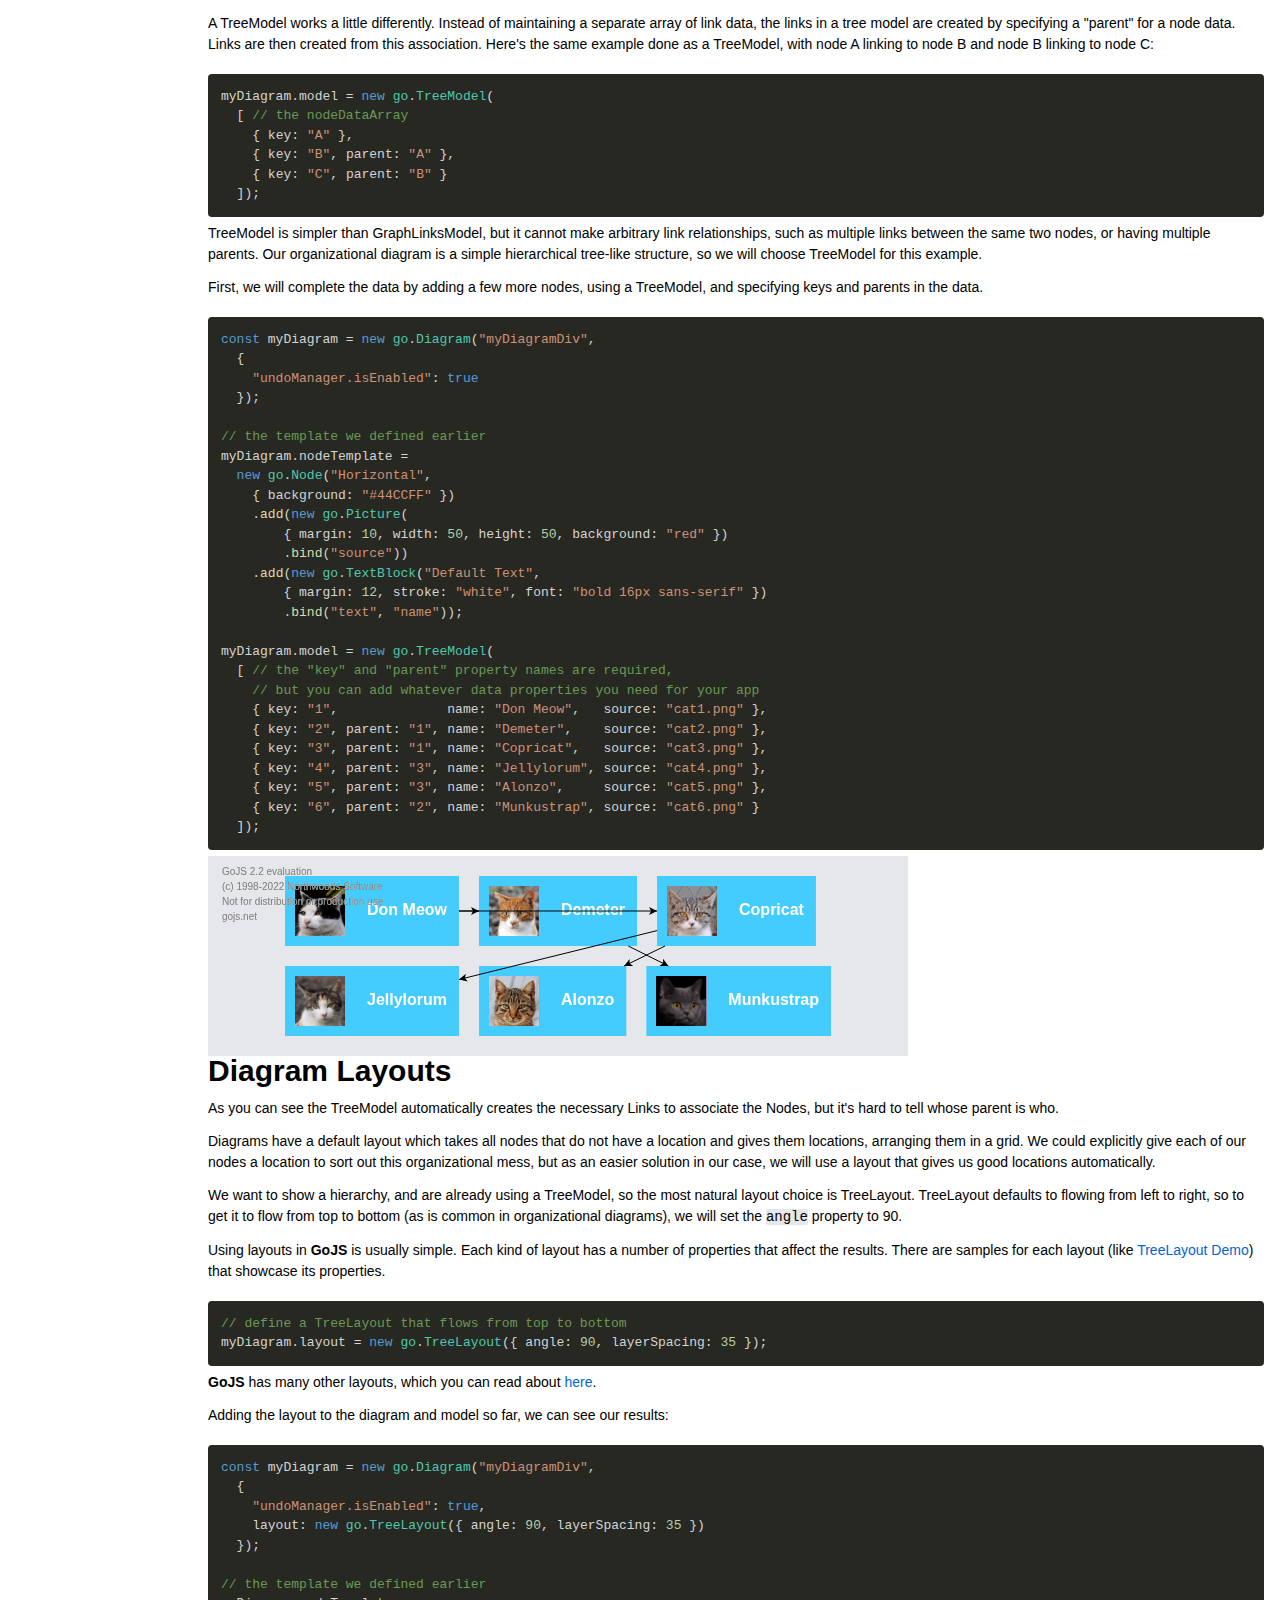
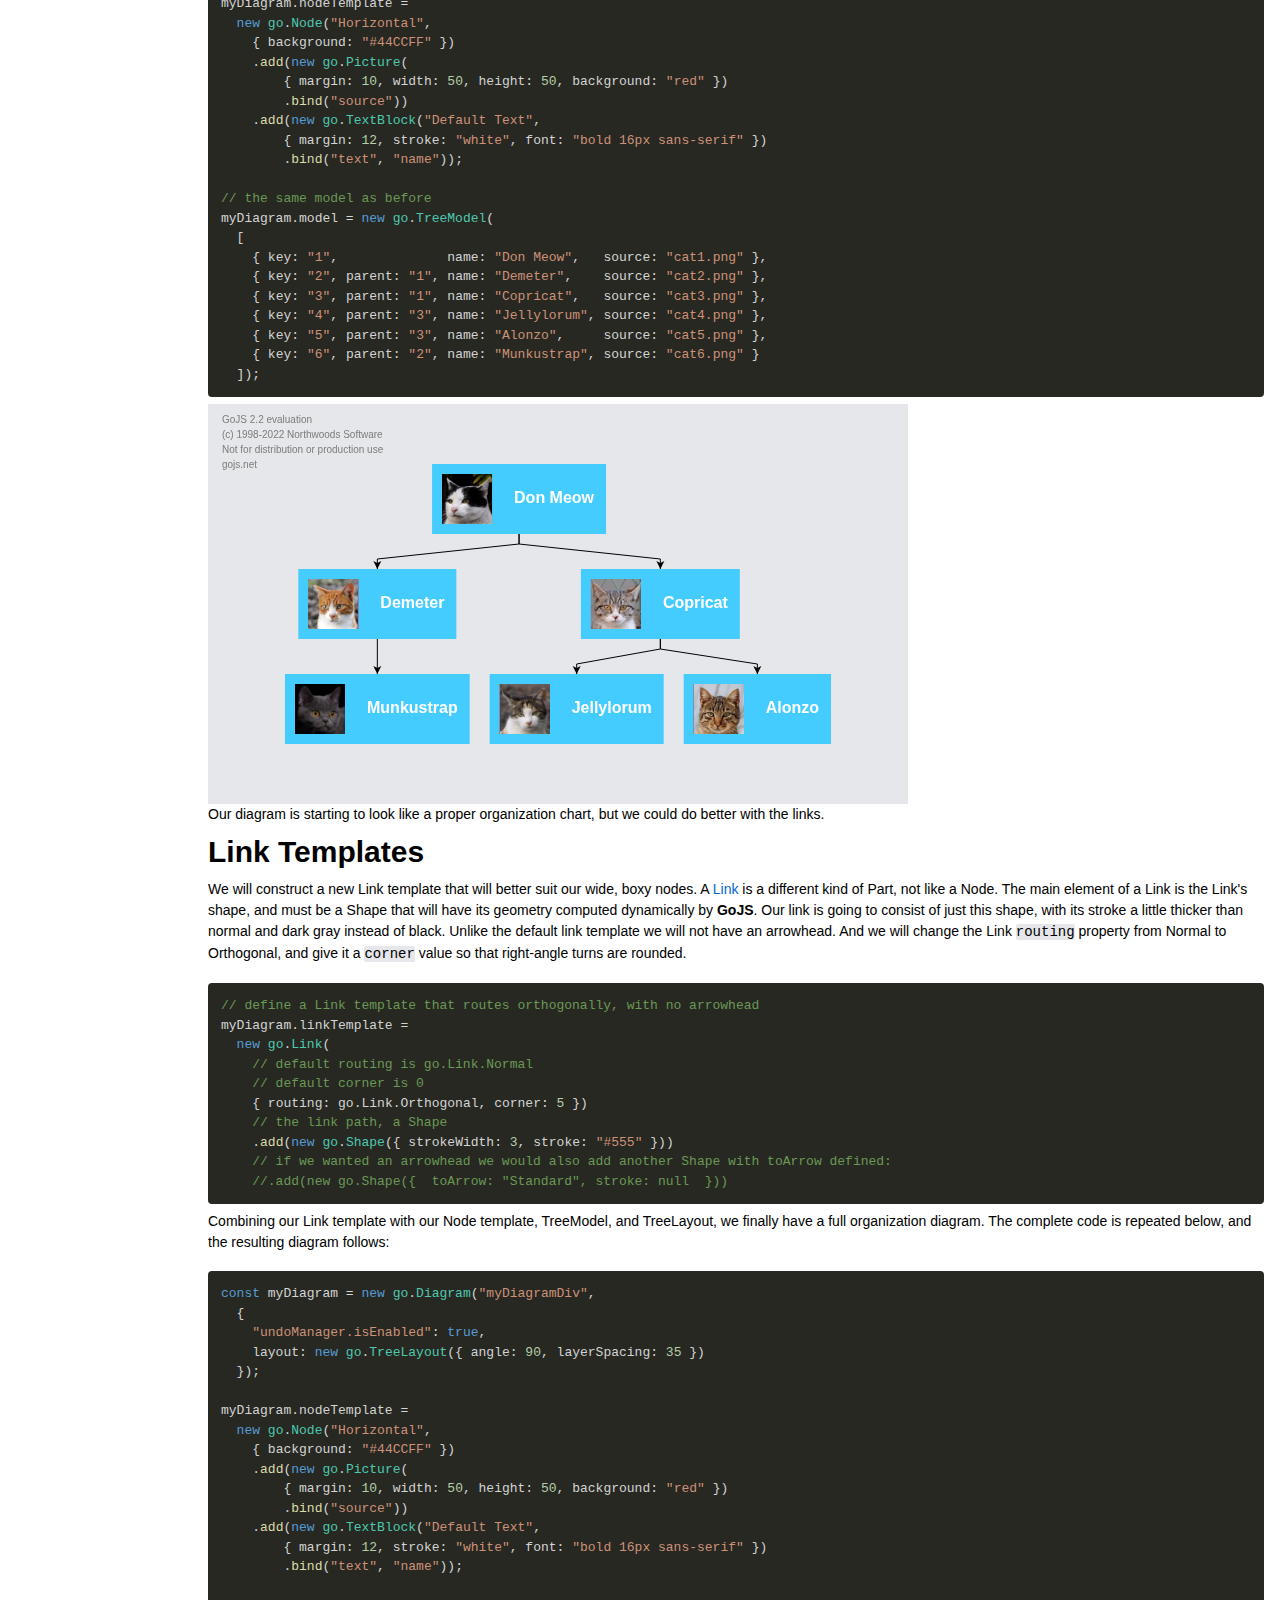
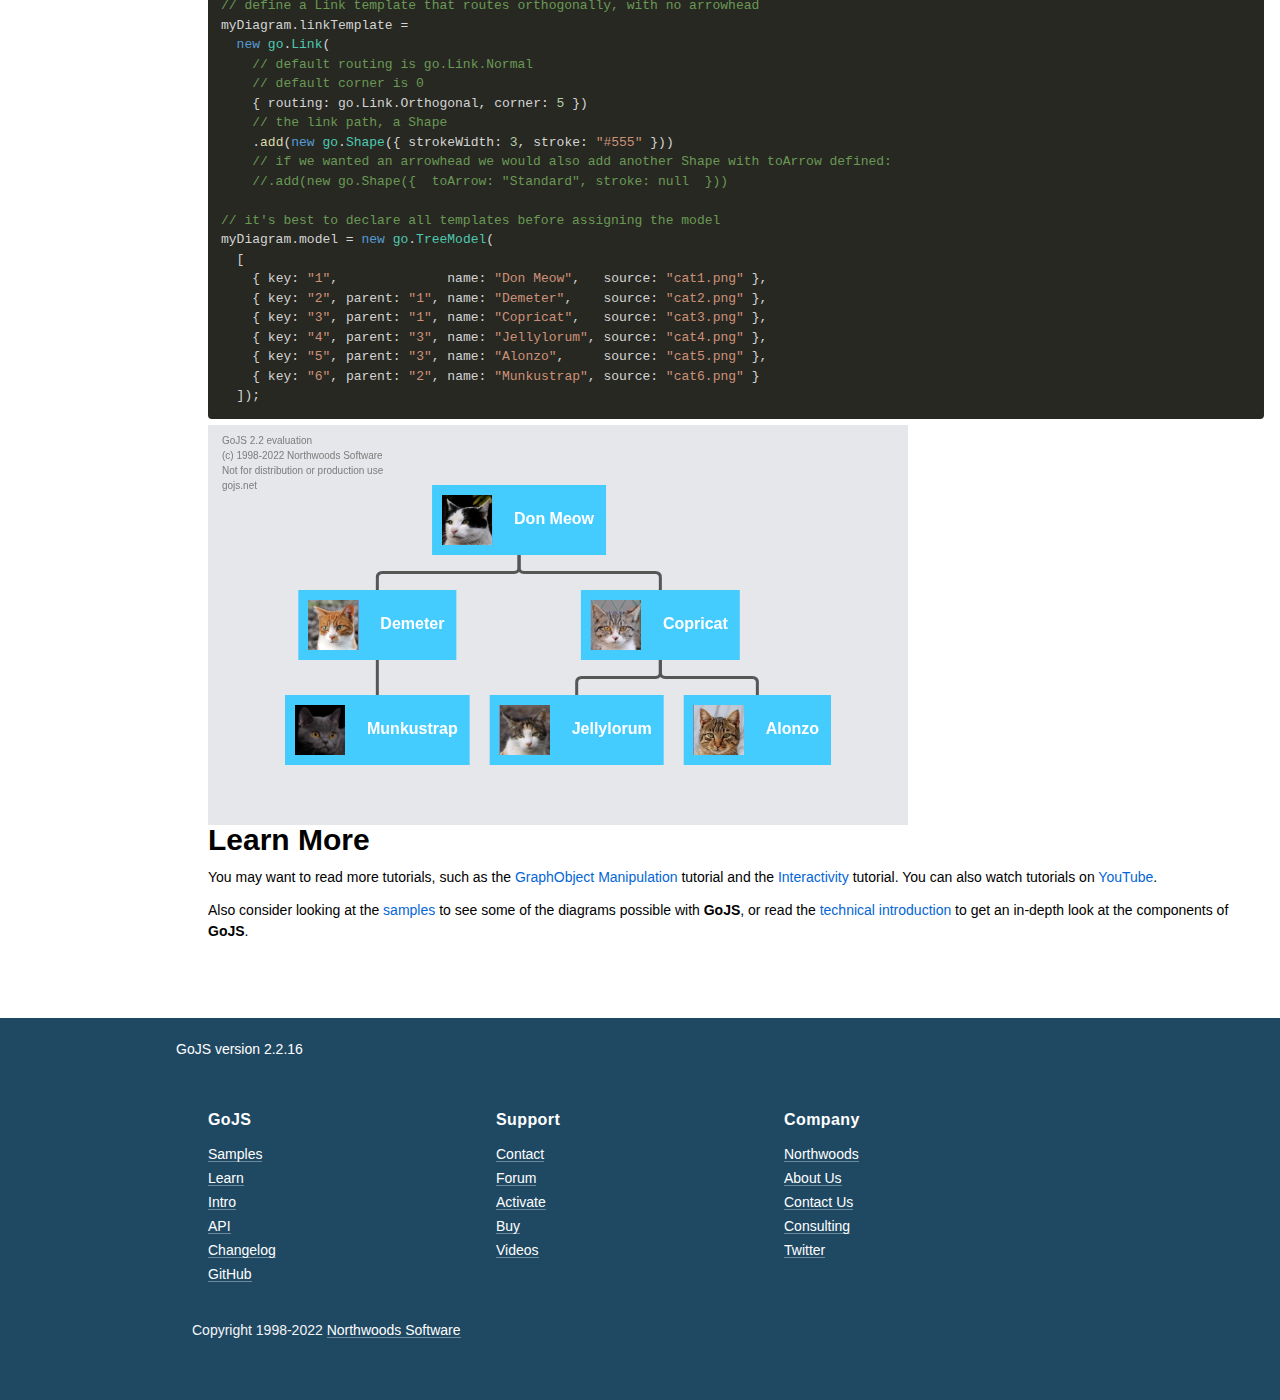
<file: gojs/learn/index.html>
<!DOCTYPE html>
<html lang="en">
  <head>
<meta charset="utf-8"/>
<meta name="viewport" content="width=device-width, initial-scale=1, shrink-to-fit=no, viewport-fit=cover"/>
<meta name="description" content="Tutorial for getting started with GoJS."/> 
<link rel="stylesheet" href="../assets/css/style.css"/> 
<!-- Copyright 1998-2022 by Northwoods Software Corporation. -->    <title> Get Started with GoJS </title>
    <link rel="stylesheet" href="../assets/css/prism.css"  />
    
    <script src="../release/go.js"></script>
  </head>
  <body>
  <nav id="navTop" class="w-full z-30 top-0 text-white bg-nwoods-primary">
    <div class="w-full container max-w-screen-lg mx-auto flex flex-wrap sm:flex-nowrap items-center justify-between mt-0 py-2">
      <div class="md:pl-4">
        <a class="text-white hover:text-white no-underline hover:no-underline
        font-bold text-2xl lg:text-4xl rounded-lg hover:bg-nwoods-secondary " href="../">
          <h1 class="mb-0 p-1 ">GoJS</h1>
        </a>
      </div>
      <button id="topnavButton" class="rounded-lg sm:hidden focus:outline-none focus:ring" aria-label="Navigation">
        <svg fill="currentColor" viewBox="0 0 20 20" class="w-6 h-6">
          <path id="topnavOpen" fill-rule="evenodd" d="M3 5a1 1 0 011-1h12a1 1 0 110 2H4a1 1 0 01-1-1zM3 10a1 1 0 011-1h12a1 1 0 110 2H4a1 1 0 01-1-1zM9 15a1 1 0 011-1h6a1 1 0 110 2h-6a1 1 0 01-1-1z" clip-rule="evenodd"></path>
          <path id="topnavClosed" class="hidden" fill-rule="evenodd" d="M4.293 4.293a1 1 0 011.414 0L10 8.586l4.293-4.293a1 1 0 111.414 1.414L11.414 10l4.293 4.293a1 1 0 01-1.414 1.414L10 11.414l-4.293 4.293a1 1 0 01-1.414-1.414L8.586 10 4.293 5.707a1 1 0 010-1.414z" clip-rule="evenodd"></path>
        </svg>
      </button>
      <div id="topnavList" class="hidden sm:block items-center w-auto mt-0 text-white p-0 z-20">
        <ul class="list-reset list-none font-semibold flex justify-end flex-wrap sm:flex-nowrap items-center px-0 pb-0">
          <li class="p-1 sm:p-0"><a class="topnav-link" href="../learn/">Learn</a></li>
          <li class="p-1 sm:p-0"><a class="topnav-link" href="../samples/">Samples</a></li>
          <li class="p-1 sm:p-0"><a class="topnav-link" href="../intro/">Intro</a></li>
          <li class="p-1 sm:p-0"><a class="topnav-link" href="../api/">API</a></li>
          <li class="p-1 sm:p-0"><a class="topnav-link" href="https://www.nwoods.com/products/register.html">Register</a></li>
          <li class="p-1 sm:p-0"><a class="topnav-link" href="../download.html">Download</a></li>
          <li class="p-1 sm:p-0"><a class="topnav-link" href="https://forum.nwoods.com/c/gojs/11">Forum</a></li>
          <li class="p-1 sm:p-0"><a class="topnav-link" href="https://www.nwoods.com/contact.html"
           target="_blank" rel="noopener" onclick="getOutboundLink('https://www.nwoods.com/contact.html', 'contact');">Contact</a></li>
          <li class="p-1 sm:p-0"><a class="topnav-link" href="https://www.nwoods.com/sales/index.html"
           target="_blank" rel="noopener" onclick="getOutboundLink('https://www.nwoods.com/sales/index.html', 'buy');">Buy</a></li>
        </ul>
      </div>
    </div>
    <hr class="border-b border-gray-600 opacity-50 my-0 py-0" />
  </nav>
    
    <div class="md:flex flex-col md:flex-row md:min-h-screen w-full max-w-screen-xl mx-auto">
      
    <div id="navSide" class="flex flex-col w-full md:w-40 lg:w-48 text-gray-700 bg-white flex-shrink-0">
      <div class="flex-shrink-0 px-8 py-4">
        <button id="navButton" class="rounded-lg md:hidden focus:outline-none focus:ring" aria-label="Navigation">
          <svg fill="currentColor" viewBox="0 0 20 20" class="w-6 h-6">
            <path id="navOpen" fill-rule="evenodd" d="M3 5a1 1 0 011-1h12a1 1 0 110 2H4a1 1 0 01-1-1zM3 10a1 1 0 011-1h12a1 1 0 110 2H4a1 1 0 01-1-1zM9 15a1 1 0 011-1h6a1 1 0 110 2h-6a1 1 0 01-1-1z" clip-rule="evenodd"></path>
            <path id="navClosed" class="hidden" fill-rule="evenodd" d="M4.293 4.293a1 1 0 011.414 0L10 8.586l4.293-4.293a1 1 0 111.414 1.414L11.414 10l4.293 4.293a1 1 0 01-1.414 1.414L10 11.414l-4.293 4.293a1 1 0 01-1.414-1.414L8.586 10 4.293 5.707a1 1 0 010-1.414z" clip-rule="evenodd"></path>
          </svg>
        </button>
      </div>
      <nav id="navList" class="min-h-screen hidden md:block sidebar-nav flex-grow px-1 lg:px-4 pb-4 md:pb-0 md:overflow-y-auto break-words">
  <a href="../learn/index.html">Get Started</a>
  <a href="../learn/graphObject.html">Manipulating GraphObjects</a>
  <a href="../learn/interactivity.html">Interacting with Diagrams</a>
      </nav>
    </div>      
      <div class="pt-4 px-2 md:px-0 lg:px-4 pb-16 w-full overflow-hidden">

<h1>Get Started with GoJS</h1>

<h2 id="GoJSTutorials">GoJS Tutorials</h2>
<p>
  For video tutorials, see our
  <a href="https://www.nwoods.com/videos.html">YouTube videos</a>. For textual
  tutorials, read on.
</p>

<p>
  <b>GoJS</b> is a JavaScript library for implementing interactive diagrams.
  This page will show you the essentials of using <b>GoJS</b>.
  We assume you are a programmer who is familiar with HTML, CSS, and JavaScript.
</p>

<p>
  First, let's load the GoJS library.  If you have the library downloaded to your machine:
</p>

<pre class="lang-html"><code>
  &lt;!-- use go-debug.js when developing and go.js when deploying --&gt;
  &lt;script src="go-debug.js"&gt;&lt;/script&gt;
</code></pre>

<p>
  You can download <b>GoJS</b> and all the documentation and samples from
  <a target="_blank" href="../download.html">here</a>.
</p>

<p>
  Alternatively, you can link straight to a <b>GoJS</b> library provided by a
  <a target="_blank" href="https://developer.mozilla.org/en-US/docs/Glossary/CDN">CDN</a>
  such as:
</p>

<pre class="lang-html"><code>
&lt;script src="https://unpkg.com/gojs/release/go-debug.js"&gt;&lt;/script&gt;</code></pre>
<p>
  Each <b>GoJS</b> diagram is contained in an HTML
  <code>&lt;div&gt;</code> element in your HTML page that you give an explicit
  size:
</p>

<pre class="lang-html"><code>
&lt;!-- The DIV for a Diagram needs an explicit size or else we will not see anything.
     In this case we also add a background color so we can see that area. --&gt;
&lt;div id="myDiagramDiv"
     style="width:400px; height:150px; background-color: #DAE4E4;"&gt;&lt;/div&gt;
</code></pre>

<p>
  In JavaScript code you pass the <code>&lt;div&gt;</code>'s
  <code>id</code> when making a Diagram:
</p>

<pre class="lang-js"><code>
const myDiagram = new go.Diagram("myDiagramDiv");
</code></pre>

<p>This HTML and JS together creates an empty diagram:</p>

<!-- LIVE -->
<div id="myDiagramDiv" class="diagramStyling" style="width: 400px; height: 150px"></div>
<script>
var myDiagram = new go.Diagram("myDiagramDiv");
</script>

<p>
  Notice that <code>go</code> is the "namespace" in which all <b>GoJS</b> types
  reside. All code uses of <b>GoJS</b> classes such as Diagram or Node or Panel
  or Shape or TextBlock will be prefixed with "<code>go.</code>".
</p>

<h2 id="DiagramsAndModels">Diagrams and Models</h2>

<p>
  The Nodes and Links of a Diagram are visualizations of data that is managed by
  a Model.
  <b>GoJS</b> has a model-view architecture, where Models hold the data (arrays
  of JavaScript objects) that describe nodes and links, and Diagrams act as
  views to visualize this data using actual Node and Link objects. Models, not
  Diagrams, are what you load and then save after editing. You add whatever
  properties you need for your app on the data objects in the model; you do not
  add properties to or modify the prototype of the Diagram and GraphObject
  classes.
</p>

<p>
  Here's an example of a Model and Diagram, followed by the actual diagram it
  generates:
</p>

<pre class="lang-js"><code>
// You can specify options in the Diagram's second argument
// These options not only include Diagram properties, but sub-properties, too.
const myDiagram =
  new go.Diagram("myDiagramDiv",
    { // enable Ctrl-Z to undo and Ctrl-Y to redo
      "undoManager.isEnabled": true
    });

myDiagram.model = new go.Model(
  [ // for each object in this Array, the Diagram creates a Node to represent it
    { key: "Alpha" },
    { key: "Beta" },
    { key: "Gamma" }
  ]);
</code></pre>

<!-- LIVE -->
<div id="myDiagramDiv2" class="diagramStyling" style="width: 400px; height: 150px"></div>
<script>
var myDiagram =
  new go.Diagram("myDiagramDiv2",
    { // enable Ctrl-Z to undo and Ctrl-Y to redo
      "undoManager.isEnabled": true,
    });

myDiagram.model = new go.Model(
  [ // for each object in this Array, the Diagram creates a Node to represent it
    { key: "Alpha" },
    { key: "Beta" },
    { key: "Gamma" }
  ]);
</script>

<p>
  The diagram displays the three nodes that are in the model. Some interaction
  is already possible:
</p>
<ul>
  <li>
    Click and drag the background in the above diagram to pan the view.
  </li>
  <li>
    Click a node to select it, or press down on and drag a node to move it
    around.
  </li>
  <li>
    To create a selection box, click and hold on the background, then start
    dragging.
  </li>
  <li>
    Use Ctrl-C and Ctrl-V, or control-drag-and-drop, to make a copy of the selection.
    (Use the Command key as the modifier on MacOS instead of the Control key.)
  </li>
  <li>
    Press the Delete key to delete selected nodes. (Read about more
    <a href="../intro/commands.html">Keyboard Commands</a>.)
  </li>
  <li>
    On touch devices, press and hold to bring up a context menu. (Read about
    <a href="../intro/contextMenus.html">Context Menus</a>.)
  </li>
  <li>
    Since the undo manager was enabled, Ctrl-Z and Ctrl-Y will undo and redo
    moves and copies and deletions.
  </li>
</ul>

<h2 id="StylingNodes">Styling Nodes</h2>

<p>
  Nodes are styled by creating templates consisting of GraphObjects and setting
  properties on those objects. To create a
  <a href="../intro/nodes.html">Node</a>, we have several building block classes
  at our disposal:
</p>
<ul>
  <li>
    <a href="../intro/shapes.html">Shape</a>, to display pre-defined or custom
    geometry with colors
  </li>
  <li>
    <a href="../intro/textblocks.html">TextBlock</a>, to display (potentially
    editable) text in various fonts
  </li>
  <li>
    <a href="../intro/pictures.html">Picture</a>, to display images, including
    SVG files
  </li>
  <li>
    <a href="../intro/panels.html">Panel</a>, containers to hold a collection of
    other objects that can be positioned and sized in different manners
    according to the type of the Panel (like tables, vertical stacks, and
    stretching containers)
  </li>
</ul>

<p>
  All of these building blocks are derived from the
  <a href="../api/symbols/GraphObject.html">GraphObject</a> abstract class, so
  we casually refer to them as GraphObjects or objects or elements. Note that a
  GraphObject is <em>not</em> an HTML DOM element, so there is much less overhead in
  creating or modifying such objects.
</p>

<p>
  We want the model data properties to affect our Nodes, and this is done by way
  of data bindings. Data bindings allow us to change the appearance and behavior
  of GraphObjects in Nodes by automatically setting properties on those
  GraphObjects to values that are taken from the model data. The model data
  objects are plain JavaScript objects. You can choose to use whatever property
  names you like on the node data in the model.
</p>

<p>
  The default Node template is simple: A Node which contains one TextBlock.
  There is a data binding between a TextBlock's <code>text</code> property and
  the model data's <code>key</code> property. In code, the template looks
  like this:
</p>

<pre class="lang-js"><code>
myDiagram.nodeTemplate =
  new go.Node()
    .add(new go.TextBlock()
        .bind("text", "key")) // TextBlock.text is bound to Node.data.key
</code></pre>
<p>
  TextBlocks, Shapes, and Pictures are the primitive building blocks of
  <b>GoJS</b>. TextBlocks cannot contain images; Shapes cannot contain text. If
  you want your node to show some text, you must use a TextBlock. If you want to
  draw or fill some geometrical figures, you must use a Shape.
</p>
<p>
  More generally, the skeleton of a Node template will look something like this:
</p>

<pre class="lang-js"><code>
myDiagram.nodeTemplate =
  new go.Node("Vertical", // first argument of a Node (or any Panel) can be a Panel type
    /* set Node properties here */
    { // the Node.location point will be at the center of each node
      locationSpot: go.Spot.Center
    })
    /* then add Bindings here */
    // example Node binding sets Node.location to the value of Node.data.loc
    .bind("location", "loc")

    /* add GraphObjects contained within the Node */
    // this Shape will be vertically above the TextBlock
    .add(new go.Shape("RoundedRectangle", // string argument can name a predefined figure
        { /* set Shape properties here */ })
        // example Shape binding sets Shape.figure to the value of Node.data.fig
        .bind("figure", "fig"))
    // add the next GraphObject to the Node:
    .add(new go.TextBlock("default text",  // string argument can be initial text string
        { /* set TextBlock properties here */ })
        // example TextBlock binding sets TextBlock.text to the value of Node.data.text
        .bind("text"));
</code></pre>

<p>
  Without all the comments, the template looks like this:
</p>

<pre class="lang-js"><code>
// The same Node template as above
myDiagram.nodeTemplate =
  new go.Node("Vertical",
    {
      locationSpot: go.Spot.Center
    })
    .bind("location", "loc")
    .add(new go.Shape("RoundedRectangle")
        .bind("figure", "fig"))
    .add(new go.TextBlock("default text")
        .bind("text"));
</code></pre>

<p>
  The nesting of GraphObjects within Panels can be arbitrarily deep, and every
  class has its own unique set of properties to utilize, but this shows the
  general idea.
</p>

<p>
  Now that we have seen how to make a Node template, let's see a live example.
  We will make a simple template commonly seen in organizational diagrams — an
  image next to a name. Consider the following Node template:
</p>
<ul>
  <li>
    A Node of "Horizontal" Panel type, meaning that its elements will be laid
    out horizontally side-by-side. It has two elements:
    <ul>
      <li>A Picture for the portrait, with the image source data bound</li>
      <li>A TextBlock for the name, with the text data bound</li>
    </ul>
  </li>
</ul>

<pre class="lang-js"><code>
const myDiagram =
  new go.Diagram("myDiagramDiv",
    { // enable Ctrl-Z to undo and Ctrl-Y to redo
      "undoManager.isEnabled": true
    });

// define a simple Node template
myDiagram.nodeTemplate =
  new go.Node("Horizontal",
    // the entire node will have a light-blue background
    { background: "#44CCFF" })
    .add(new go.Picture(
        // Pictures should normally have an explicit width and height.
        // This picture has a red background, only visible when there is no source set
        // or when the image is partially transparent.
        { margin: 10, width: 50, height: 50, background: "red" })
        // Picture.source is data bound to the "source" attribute of the model data
        .bind("source"))
    .add(new go.TextBlock(
        "Default Text",  // the initial value for TextBlock.text
        // some room around the text, a larger font, and a white stroke:
        { margin: 12, stroke: "white", font: "bold 16px sans-serif" })
        // TextBlock.text is data bound to the "name" property of the model data
        .bind("text", "name"));

myDiagram.model = new go.Model(
  [ // note that each node data object holds whatever properties it needs;
    // for this app we add the "name" and "source" properties
    // because in our template above, we have defined bindings to expect them
    { name: "Don Meow", source: "cat1.png" },
    { name: "Copricat", source: "cat2.png" },
    { name: "Demeter",  source: "cat3.png" },
    { /* Empty node data, to show a node with no values from bindings */ }
  ]);
</code></pre>

<p>That code produces this diagram:</p>

<!-- LIVE -->
<div id="myDiagramDiv3" class="diagramStyling" style="width: 700px; height: 200px"></div>
<script>
var myDiagram = new go.Diagram("myDiagramDiv3",
  { // enable Ctrl-Z to undo and Ctrl-Y to redo
    "undoManager.isEnabled": true
  });

// define a simple Node template
myDiagram.nodeTemplate =
  new go.Node("Horizontal",
    // the entire node will have a light-blue background
    { background: "#44CCFF" })
    .add(new go.Picture(
        // Pictures should normally have an explicit width and height.
        // This picture has a red background, only visible when there is no source set
        // or when the image is partially transparent.
        { margin: 10, width: 50, height: 50, background: "red" })
        // Picture.source is data bound to the "source" attribute of the model data
        .bind("source"))
    .add(new go.TextBlock(
        "Default Text",  // the initial value for TextBlock.text
        // some room around the text, a larger font, and a white stroke:
        { margin: 12, stroke: "white", font: "bold 16px sans-serif" })
        // TextBlock.text is data bound to the "name" property of the model data
        .bind("text", "name"));

myDiagram.model = new go.Model(
  [ // note that each node data object holds whatever properties it needs;
    // for this app we add the "name" and "source" properties
    // because in our template above, we have defined a bindings to expect them
    { name: "Don Meow", source: "cat1.png" },
    { name: "Copricat", source: "cat2.png" },
    { name: "Demeter",  source: "cat3.png" },
    { /* Empty node data, to show a node with no bindings */ }
  ]);
</script>

<p>
  We may want to show some "default" state when not all information is present,
  for instance when an image does not load or when a name is not known. The
  "empty" node data in this example is used to show that node templates can work
  perfectly well without any of the properties on the bound data.
</p>

<h2 id="KindsOfNodes">Kinds of Models</h2>

<p>
  With a custom node template our diagram is becoming a pretty sight, but
  perhaps we want to show more. Perhaps we want an organizational chart to show
  that Don Meow is really the boss of a cat cartel. So we will create a complete
  organization chart diagram by adding some Links to show the relationship
  between individual nodes and a Layout to automatically position the nodes.
</p>

<p>
  In order to get links into our diagram, the basic <code>Model</code> is not
  going to cut it. We are going to have to pick one of the other two models in
  <b>GoJS</b>, both of which support Links. These are
  <code>GraphLinksModel</code> and <code>TreeModel</code>. (Read more about
  models <a href="../intro/usingModels.html">here</a>.)
</p>

<p>
  In GraphLinksModel, we have a <code>model.linkDataArray</code> in addition to
  the <code>model.nodeDataArray</code>. It holds an array of JavaScript objects,
  each describing a link by specifying the "to" and "from" node keys. Here's an
  example where node A links to node B and where node B links to node C:
</p>

<pre class="lang-js"><code>
myDiagram.model = new go.GraphLinksModel(
  [ // the nodeDataArray
    { key: "A" },
    { key: "B" },
    { key: "C" }
  ],
  [ // the linkDataArray
    { from: "A", to: "B" },
    { from: "B", to: "C" }
  ]);
</code></pre>

<p>
  A GraphLinksModel allows you to have any number of links between nodes, going
  in any direction. There could be ten links running from A to B, and three more
  running the opposite way, from B to A.
</p>

<p>
  A TreeModel works a little differently. Instead of maintaining a separate
  array of link data, the links in a tree model are created by specifying a
  "parent" for a node data. Links are then created from this association. Here's
  the same example done as a TreeModel, with node A linking to node B and node B
  linking to node C:
</p>

<pre class="lang-js"><code>
myDiagram.model = new go.TreeModel(
  [ // the nodeDataArray
    { key: "A" },
    { key: "B", parent: "A" },
    { key: "C", parent: "B" }
  ]);
</code></pre>

<p>
  TreeModel is simpler than GraphLinksModel, but it cannot make arbitrary link
  relationships, such as multiple links between the same two nodes, or having
  multiple parents. Our organizational diagram is a simple hierarchical
  tree-like structure, so we will choose TreeModel for this example.
</p>

<p>
  First, we will complete the data by adding a few more nodes, using a
  TreeModel, and specifying keys and parents in the data.
</p>

<pre class="lang-js"><code>
const myDiagram = new go.Diagram("myDiagramDiv",
  {
    "undoManager.isEnabled": true
  });

// the template we defined earlier
myDiagram.nodeTemplate =
  new go.Node("Horizontal",
    { background: "#44CCFF" })
    .add(new go.Picture(
        { margin: 10, width: 50, height: 50, background: "red" })
        .bind("source"))
    .add(new go.TextBlock("Default Text",
        { margin: 12, stroke: "white", font: "bold 16px sans-serif" })
        .bind("text", "name"));

myDiagram.model = new go.TreeModel(
  [ // the "key" and "parent" property names are required,
    // but you can add whatever data properties you need for your app
    { key: "1",              name: "Don Meow",   source: "cat1.png" },
    { key: "2", parent: "1", name: "Demeter",    source: "cat2.png" },
    { key: "3", parent: "1", name: "Copricat",   source: "cat3.png" },
    { key: "4", parent: "3", name: "Jellylorum", source: "cat4.png" },
    { key: "5", parent: "3", name: "Alonzo",     source: "cat5.png" },
    { key: "6", parent: "2", name: "Munkustrap", source: "cat6.png" }
  ]);
</code></pre>

<!-- LIVE -->
<div id="myDiagramDiv4" class="diagramStyling" style="width: 700px; height: 200px"></div>
<script>
var myDiagram = new go.Diagram("myDiagramDiv4",
  {
    "undoManager.isEnabled": true
  });

// the template we defined earlier
myDiagram.nodeTemplate =
  new go.Node("Horizontal",
    { background: "#44CCFF" })
    .add(new go.Picture(
        { margin: 10, width: 50, height: 50, background: "red" })
        .bind("source"))
    .add(new go.TextBlock("Default Text",
        { margin: 12, stroke: "white", font: "bold 16px sans-serif" })
        .bind("text", "name"));

myDiagram.model = new go.TreeModel(
  [ // the "key" and "parent" property names are required,
    // but you can add whatever data properties you need for your app
    { key: "1",              name: "Don Meow",   source: "cat1.png" },
    { key: "2", parent: "1", name: "Demeter",    source: "cat2.png" },
    { key: "3", parent: "1", name: "Copricat",   source: "cat3.png" },
    { key: "4", parent: "3", name: "Jellylorum", source: "cat4.png" },
    { key: "5", parent: "3", name: "Alonzo",     source: "cat5.png" },
    { key: "6", parent: "2", name: "Munkustrap", source: "cat6.png" }
  ]);
</script>

<h2 id="DiagramLayouts">Diagram Layouts</h2>

<p>
  As you can see the TreeModel automatically creates the necessary Links to
  associate the Nodes, but it's hard to tell whose parent is who.
</p>

<p>
  Diagrams have a default layout which takes all nodes that do not have a
  location and gives them locations, arranging them in a grid. We could
  explicitly give each of our nodes a location to sort out this organizational
  mess, but as an easier solution in our case, we will use a layout that gives
  us good locations automatically.
</p>

<p>
  We want to show a hierarchy, and are already using a TreeModel, so the most
  natural layout choice is TreeLayout. TreeLayout defaults to flowing from left
  to right, so to get it to flow from top to bottom (as is common in
  organizational diagrams), we will set the <code>angle</code> property to 90.
</p>

<p>
  Using layouts in <b>GoJS</b> is usually simple. Each kind of layout has a
  number of properties that affect the results. There are samples for each
  layout (like <a href="../samples/tLayout.html">TreeLayout Demo</a>) that
  showcase its properties.
</p>

<pre class="lang-js"><code>
// define a TreeLayout that flows from top to bottom
myDiagram.layout = new go.TreeLayout({ angle: 90, layerSpacing: 35 });
</code></pre>

<p>
  <b>GoJS</b> has many other layouts, which you can read about
  <a href="../intro/layouts.html">here</a>.
</p>

<p>
  Adding the layout to the diagram and model so far, we can see our results:
</p>

<pre class="lang-js"><code>
const myDiagram = new go.Diagram("myDiagramDiv",
  {
    "undoManager.isEnabled": true,
    layout: new go.TreeLayout({ angle: 90, layerSpacing: 35 })
  });

// the template we defined earlier
myDiagram.nodeTemplate =
  new go.Node("Horizontal",
    { background: "#44CCFF" })
    .add(new go.Picture(
        { margin: 10, width: 50, height: 50, background: "red" })
        .bind("source"))
    .add(new go.TextBlock("Default Text",
        { margin: 12, stroke: "white", font: "bold 16px sans-serif" })
        .bind("text", "name"));

// the same model as before
myDiagram.model = new go.TreeModel(
  [
    { key: "1",              name: "Don Meow",   source: "cat1.png" },
    { key: "2", parent: "1", name: "Demeter",    source: "cat2.png" },
    { key: "3", parent: "1", name: "Copricat",   source: "cat3.png" },
    { key: "4", parent: "3", name: "Jellylorum", source: "cat4.png" },
    { key: "5", parent: "3", name: "Alonzo",     source: "cat5.png" },
    { key: "6", parent: "2", name: "Munkustrap", source: "cat6.png" }
  ]);
</code></pre>

<!-- LIVE -->
<div id="myDiagramDiv5" class="diagramStyling" style="width: 700px; height: 400px"></div>
<script>
var myDiagram = new go.Diagram("myDiagramDiv5",
  {
    "undoManager.isEnabled": true,
    layout: new go.TreeLayout({ angle: 90, layerSpacing: 35 })
  });

// the template we defined earlier
myDiagram.nodeTemplate =
  new go.Node("Horizontal",
    { background: "#44CCFF" })
    .add(new go.Picture(
        { margin: 10, width: 50, height: 50, background: "red" })
        .bind("source"))
    .add(new go.TextBlock("Default Text",
        { margin: 12, stroke: "white", font: "bold 16px sans-serif" })
        .bind("text", "name"));

// the same model as before
myDiagram.model = new go.TreeModel(
  [
    { key: "1", name: "Don Meow", source: "cat1.png" },
    { key: "2", parent: "1", name: "Demeter", source: "cat2.png" },
    { key: "3", parent: "1", name: "Copricat", source: "cat3.png" },
    { key: "4", parent: "3", name: "Jellylorum", source: "cat4.png" },
    { key: "5", parent: "3", name: "Alonzo", source: "cat5.png" },
    { key: "6", parent: "2", name: "Munkustrap", source: "cat6.png" },
  ]);
</script>

<p>
  Our diagram is starting to look like a proper organization chart, but we could
  do better with the links.
</p>

<h2 id="LinkTemplates">Link Templates</h2>

<p>
  We will construct a new Link template that will better suit our wide, boxy
  nodes. A <a href="../intro/links.html">Link</a> is a different kind of Part,
  not like a Node. The main element of a Link is the Link's shape, and must be a
  Shape that will have its geometry computed dynamically by <b>GoJS</b>. Our
  link is going to consist of just this shape, with its stroke a little thicker
  than normal and dark gray instead of black. Unlike the default link template
  we will not have an arrowhead. And we will change the Link
  <code>routing</code> property from Normal to Orthogonal, and give it a
  <code>corner</code> value so that right-angle turns are rounded.
</p>

<pre class="lang-js"><code>
// define a Link template that routes orthogonally, with no arrowhead
myDiagram.linkTemplate =
  new go.Link(
    // default routing is go.Link.Normal
    // default corner is 0
    { routing: go.Link.Orthogonal, corner: 5 })
    // the link path, a Shape
    .add(new go.Shape({ strokeWidth: 3, stroke: "#555" }))
    // if we wanted an arrowhead we would also add another Shape with toArrow defined:
    //.add(new go.Shape({  toArrow: "Standard", stroke: null  }))
</code></pre>

<p>
  Combining our Link template with our Node template, TreeModel, and TreeLayout,
  we finally have a full organization diagram. The complete code is repeated
  below, and the resulting diagram follows:
</p>

<pre class="lang-js"><code>
const myDiagram = new go.Diagram("myDiagramDiv",
  {
    "undoManager.isEnabled": true,
    layout: new go.TreeLayout({ angle: 90, layerSpacing: 35 })
  });

myDiagram.nodeTemplate =
  new go.Node("Horizontal",
    { background: "#44CCFF" })
    .add(new go.Picture(
        { margin: 10, width: 50, height: 50, background: "red" })
        .bind("source"))
    .add(new go.TextBlock("Default Text",
        { margin: 12, stroke: "white", font: "bold 16px sans-serif" })
        .bind("text", "name"));

// define a Link template that routes orthogonally, with no arrowhead
myDiagram.linkTemplate =
  new go.Link(
    // default routing is go.Link.Normal
    // default corner is 0
    { routing: go.Link.Orthogonal, corner: 5 })
    // the link path, a Shape
    .add(new go.Shape({ strokeWidth: 3, stroke: "#555" }))
    // if we wanted an arrowhead we would also add another Shape with toArrow defined:
    //.add(new go.Shape({  toArrow: "Standard", stroke: null  }))

// it's best to declare all templates before assigning the model
myDiagram.model = new go.TreeModel(
  [
    { key: "1",              name: "Don Meow",   source: "cat1.png" },
    { key: "2", parent: "1", name: "Demeter",    source: "cat2.png" },
    { key: "3", parent: "1", name: "Copricat",   source: "cat3.png" },
    { key: "4", parent: "3", name: "Jellylorum", source: "cat4.png" },
    { key: "5", parent: "3", name: "Alonzo",     source: "cat5.png" },
    { key: "6", parent: "2", name: "Munkustrap", source: "cat6.png" }
  ]);
</code></pre>

<!-- LIVE -->
<div id="myDiagramDiv6" class="diagramStyling" style="width: 700px; height: 400px"></div>
<script>
var myDiagram = new go.Diagram("myDiagramDiv6",
  {
    "undoManager.isEnabled": true,
    layout: new go.TreeLayout({ angle: 90, layerSpacing: 35 })
  });

myDiagram.nodeTemplate =
  new go.Node("Horizontal",
    { background: "#44CCFF" })
    .add(new go.Picture(
        { margin: 10, width: 50, height: 50, background: "red" })
        .bind("source"))
    .add(new go.TextBlock("Default Text",
        { margin: 12, stroke: "white", font: "bold 16px sans-serif" })
        .bind("text", "name"));

// define a Link template that routes orthogonally, with no arrowhead
myDiagram.linkTemplate =
  new go.Link(
    // default routing is go.Link.Normal
    // default corner is 0
    { routing: go.Link.Orthogonal, corner: 5 })
    // the link path, a Shape
    .add(new go.Shape({ strokeWidth: 3, stroke: "#555" }))
    // if we wanted an arrowhead we would also add another Shape with toArrow defined:
    //.add(new go.Shape({  toArrow: "Standard", stroke: null  }))

// it's best to declare all templates before assigning the model
myDiagram.model = new go.TreeModel(
  [
    { key: "1",              name: "Don Meow",   source: "cat1.png" },
    { key: "2", parent: "1", name: "Demeter",    source: "cat2.png" },
    { key: "3", parent: "1", name: "Copricat",   source: "cat3.png" },
    { key: "4", parent: "3", name: "Jellylorum", source: "cat4.png" },
    { key: "5", parent: "3", name: "Alonzo",     source: "cat5.png" },
    { key: "6", parent: "2", name: "Munkustrap", source: "cat6.png" }
  ]);
</script>

<h2 id="LearnMore">Learn More</h2>
<p>
  You may want to read more tutorials, such as the
  <a href="graphObject.html">GraphObject Manipulation</a> tutorial and the
  <a href="interactivity.html">Interactivity</a> tutorial. You can also watch
  tutorials on
  <a href="https://www.youtube.com/channel/UC9We8EoX596-6XFjJDtZIDg">YouTube</a
  >.
</p>
<p>
  Also consider looking at the <a href="../samples/index.html">samples</a> to
  see some of the diagrams possible with <b>GoJS</b>, or read the
  <a href="../intro/index.html">technical introduction</a> to get an in-depth
  look at the components of <b>GoJS</b>.
</p>

      </div>
    </div>
  
  <div class="bg-nwoods-primary">
    <section class="max-w-screen-lg text-white container mx-auto py-2 px-12">
      <p id="version" class="leading-none mb-2 my-4">GoJS</p>
    </section>
  </div><footer class="bg-nwoods-primary text-white">
  <div class="container max-w-screen-lg mx-auto  px-8">
    <div class="w-full py-6">

        <div class="max-w-screen-lg xl:max-w-screen-xl mx-auto px-4 sm:px-6 md:px-8">
          <ul class="text-sm font-medium pb-6 grid grid-cols-2 sm:grid-cols-3 gap-y-10">
            <li class="list-none row-span-2">
              <h2 class="text-base font-semibold tracking-wide">GoJS</h2>
              <ul class="list-none space-y-4 md:space-y-1 px-0">
                <li>
                  <a href="../samples/index.html">Samples</a>
                </li>
                <li>
                  <a href="../learn/index.html">Learn</a>
                </li>
                <li>
                  <a href="../intro/index.html">Intro</a>
                </li>
                <li>
                  <a href="../api/index.html">API</a>
                </li>
                <li>
                  <a href="../changelog.html">Changelog</a>
                </li>
                <li>
                  <a href="https://github.com/NorthwoodsSoftware/GoJS">GitHub</a>
                </li>
              </ul>
            </li>
            <li class="list-none row-span-2">
              <h2 class="text-base font-semibold tracking-wide">Support</h2>
              <ul class="list-none space-y-4 md:space-y-1 px-0">
                <li>
                  <a href="https://www.nwoods.com/contact.html"
                  target="_blank" rel="noopener" onclick="getOutboundLink('https://www.nwoods.com/contact.html', 'contact');">Contact</a>
                </li>
                <li>
                  <a href="https://forum.nwoods.com/c/gojs">Forum</a>
                </li>
                <li>
                  <a href="https://www.nwoods.com/app/activate.aspx?sku=gojs">Activate</a>
                </li>
                <li>
                  <a href="https://www.nwoods.com/sales/index.html"
                  target="_blank" rel="noopener" onclick="getOutboundLink('https://www.nwoods.com/sales/index.html', 'buy');">Buy</a>
                </li>
                <li>
                  <a href="https://www.youtube.com/channel/UC9We8EoX596-6XFjJDtZIDg">Videos</a>
                </li>
              </ul>
            </li>
            <li class="list-none row-span-2">
              <h2 class="text-base font-semibold tracking-wide">Company</h2>
              <ul class="list-none space-y-4 md:space-y-1 px-0">
                <li>
                  <a target="_blank" href="https://www.nwoods.com">Northwoods</a>
                </li>
                <li>
                  <a target="_blank" href="https://www.nwoods.com/about.html">About Us</a>
                </li>
                <li>
                  <a target="_blank" href="https://www.nwoods.com/contact.html">Contact Us</a>
                </li>
                <li>
                  <a target="_blank" href="https://www.nwoods.com/consulting.html">Consulting</a>
                </li>
                <li>
                  <a target="_blank" href="https://twitter.com/northwoodsgo">Twitter</a>
                </li>

              </ul>
            </li>
          </ul>


      <p class="text-sm text-gray-100 md:mb-6">
        Copyright 1998-2022 <a class="text-white" href="https://www.nwoods.com">Northwoods Software</a>
      </p>
    </div>
  </div>
</footer>  </body>

<script async src="https://www.googletagmanager.com/gtag/js?id=G-S5QK8VSK84"></script> 
<script>
  window.dataLayer = window.dataLayer || [];
  function gtag(){dataLayer.push(arguments);}
  gtag('js', new Date()); gtag('config', 'G-S5QK8VSK84');
  var getOutboundLink = function(url, label) {
    gtag('event', 'click', {
      'event_category': 'outbound',
      'event_label': label,
      'transport_type': 'beacon'
    });
  }

  // topnav
  var topButton = document.getElementById("topnavButton");
  var topnavList = document.getElementById("topnavList");
  topButton.addEventListener("click", function() {
    this.classList.toggle("active");
    topnavList.classList.toggle("hidden");
    document.getElementById("topnavOpen").classList.toggle("hidden");
    document.getElementById("topnavClosed").classList.toggle("hidden");
  });
</script>
  <script src="../assets/js/prism.js"></script>
  <script src="../assets/js/goDoc.js"></script>
  <script>
    document.addEventListener("DOMContentLoaded", function() {
      if (window.go) document.getElementById('version').textContent = "GoJS version " + go.version;
      if (window.goDoc) window.goDoc();
    });
  </script>
</html>
</file>
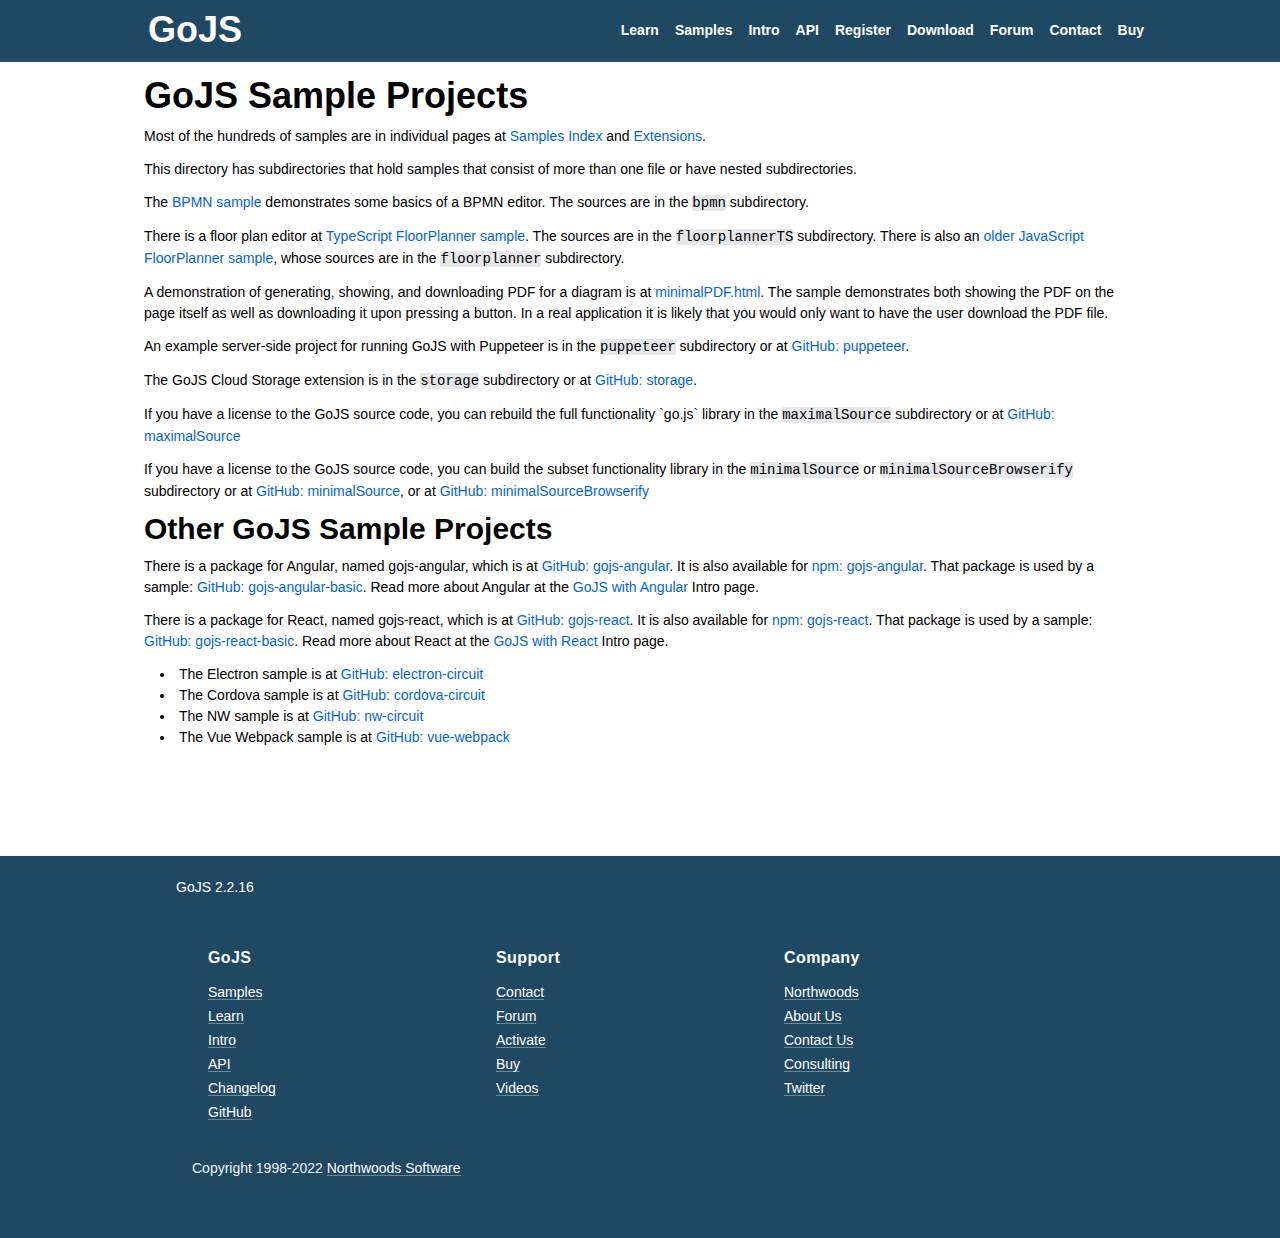
<file: gojs/projects/index.html>
<!DOCTYPE html>
<html lang="en">
  <head>
    
<meta charset="utf-8"/>
<meta name="viewport" content="width=device-width, initial-scale=1, shrink-to-fit=no, viewport-fit=cover"/>
<meta name="description" content="GoJS Change Log"/><link rel="stylesheet" href="../assets/css/style.css"/> 
<!-- Copyright 1998-2022 by Northwoods Software Corporation. -->    <title>GoJS Change Log</title>
    <link rel="stylesheet" href="../assets/css/prism.css"  />
  </head>

  <body>
  <nav id="navTop" class="w-full z-30 top-0 text-white bg-nwoods-primary">
    <div class="w-full container max-w-screen-lg mx-auto flex flex-wrap sm:flex-nowrap items-center justify-between mt-0 py-2">
      <div class="md:pl-4">
        <a class="text-white hover:text-white no-underline hover:no-underline
        font-bold text-2xl lg:text-4xl rounded-lg hover:bg-nwoods-secondary " href=".">
          <h1 class="mb-0 p-1 ">GoJS</h1>
        </a>
      </div>
      <button id="topnavButton" class="rounded-lg sm:hidden focus:outline-none focus:ring" aria-label="Navigation">
        <svg fill="currentColor" viewBox="0 0 20 20" class="w-6 h-6">
          <path id="topnavOpen" fill-rule="evenodd" d="M3 5a1 1 0 011-1h12a1 1 0 110 2H4a1 1 0 01-1-1zM3 10a1 1 0 011-1h12a1 1 0 110 2H4a1 1 0 01-1-1zM9 15a1 1 0 011-1h6a1 1 0 110 2h-6a1 1 0 01-1-1z" clip-rule="evenodd"></path>
          <path id="topnavClosed" class="hidden" fill-rule="evenodd" d="M4.293 4.293a1 1 0 011.414 0L10 8.586l4.293-4.293a1 1 0 111.414 1.414L11.414 10l4.293 4.293a1 1 0 01-1.414 1.414L10 11.414l-4.293 4.293a1 1 0 01-1.414-1.414L8.586 10 4.293 5.707a1 1 0 010-1.414z" clip-rule="evenodd"></path>
        </svg>
      </button>
      <div id="topnavList" class="hidden sm:block items-center w-auto mt-0 text-white p-0 z-20">
        <ul class="list-reset list-none font-semibold flex justify-end flex-wrap sm:flex-nowrap items-center px-0 pb-0">
          <li class="p-1 sm:p-0"><a class="topnav-link" href="../learn/">Learn</a></li>
          <li class="p-1 sm:p-0"><a class="topnav-link" href="../samples/">Samples</a></li>
          <li class="p-1 sm:p-0"><a class="topnav-link" href="../intro/">Intro</a></li>
          <li class="p-1 sm:p-0"><a class="topnav-link" href="../api/">API</a></li>
          <li class="p-1 sm:p-0"><a class="topnav-link" href="https://www.nwoods.com/products/register.html">Register</a></li>
          <li class="p-1 sm:p-0"><a class="topnav-link" href="../download.html">Download</a></li>
          <li class="p-1 sm:p-0"><a class="topnav-link" href="https://forum.nwoods.com/c/gojs/11">Forum</a></li>
          <li class="p-1 sm:p-0"><a class="topnav-link" href="https://www.nwoods.com/contact.html"
           target="_blank" rel="noopener" onclick="getOutboundLink('https://www.nwoods.com/contact.html', 'contact');">Contact</a></li>
          <li class="p-1 sm:p-0"><a class="topnav-link" href="https://www.nwoods.com/sales/index.html"
           target="_blank" rel="noopener" onclick="getOutboundLink('https://www.nwoods.com/sales/index.html', 'buy');">Buy</a></li>
        </ul>
      </div>
    </div>
    <hr class="border-b border-gray-600 opacity-50 my-0 py-0" />
  </nav>
    
    <div class="container max-w-5xl mx-auto mb-8">
      
      
      <div class="pt-4 px-2 lg:px-4 pb-16 w-full overflow-hidden">

    <h1>GoJS Sample Projects</h1>
    <p>
      Most of the hundreds of samples are in individual pages at <a href="../samples/index.html">Samples Index</a>
      and <a href="../extensions/index.html">Extensions</a>.
    </p>
    <p>
      This directory has subdirectories that hold samples that consist of more than one file or have nested subdirectories.
    </p>
    <p>
      The <a href="bpmn/BPMN.html" target="_blank">BPMN sample</a> demonstrates some basics of a BPMN editor.
      The sources are in the <code>bpmn</code> subdirectory.
    </p>
    <p>
      There is a floor plan editor at <a href="floorplannerTS/index.html" target="_blank">TypeScript FloorPlanner sample</a>.
      The sources are in the <code>floorplannerTS</code> subdirectory.
      There is also an <a href="floorplanner/FloorPlanner.html" target="_blank">older JavaScript FloorPlanner sample</a>,
      whose sources are in the <code>floorplanner</code> subdirectory.
    </p>
    <p>
      A demonstration of generating, showing, and downloading PDF for a diagram is at <a href="pdf/minimalPDF.html" target="_blank">minimalPDF.html</a>.
      The sample demonstrates both showing the PDF on the page itself as well as downloading it upon pressing a button.
      In a real application it is likely that you would only want to have the user download the PDF file.
    </p>
    <p>
      An example server-side project for running GoJS with Puppeteer is in the <code>puppeteer</code> subdirectory or at
      <a href="https://github.com/NorthwoodsSoftware/GoJS/tree/master/projects/puppeteer">GitHub: puppeteer</a>.
    </p>
    <p>
      The GoJS Cloud Storage extension is in the <code>storage</code> subdirectory or at
      <a href="https://github.com/NorthwoodsSoftware/GoJS/tree/master/projects/storage">GitHub: storage</a>.
    </p>
    <p>
      If you have a license to the GoJS source code, you can rebuild the full functionality `go.js` library
      in the <code>maximalSource</code> subdirectory or at
      <a href="https://github.com/NorthwoodsSoftware/GoJS/tree/master/projects/maximalSource">GitHub: maximalSource</a>
    </p>
    <p>
      If you have a license to the GoJS source code, you can build the subset functionality library
      in the <code>minimalSource</code> or <code>minimalSourceBrowserify</code> subdirectory or at
      <a href="https://github.com/NorthwoodsSoftware/GoJS/tree/master/projects/minimalSource">GitHub: minimalSource</a>, or at
      <a href="https://github.com/NorthwoodsSoftware/GoJS/tree/master/projects/minimalSourceBrowserify">GitHub: minimalSourceBrowserify</a>
    </p>

    <h2>Other GoJS Sample Projects</h2>
    <p>
      There is a package for Angular, named gojs-angular, which is at <a href="https://github.com/NorthwoodsSoftware/gojs-angular">GitHub: gojs-angular</a>.
      It is also available for <a href="https://www.npmjs.com/package/gojs-angular">npm: gojs-angular</a>.
      That package is used by a sample: <a href="https://github.com/NorthwoodsSoftware/gojs-angular-basic">GitHub: gojs-angular-basic</a>.
      Read more about Angular at the <a href="../intro/angular.html" target="_blank">GoJS with Angular</a> Intro page.
    </p>
    <p>
      There is a package for React, named gojs-react, which is at <a href="https://github.com/NorthwoodsSoftware/gojs-react">GitHub: gojs-react</a>.
      It is also available for <a href="https://www.npmjs.com/package/gojs-react">npm: gojs-react</a>.
      That package is used by a sample: <a href="https://github.com/NorthwoodsSoftware/gojs-react-basic">GitHub: gojs-react-basic</a>.
      Read more about React at the <a href="../intro/react.html" target="_blank">GoJS with React</a> Intro page.
    </p>
    <ul>
      <li>The Electron sample is at <a href="https://github.com/NorthwoodsSoftware/GoJS-projects/tree/master/electron-circuit">GitHub: electron-circuit</a></li>
      <li>The Cordova sample is at <a href="https://github.com/NorthwoodsSoftware/GoJS-projects/tree/master/cordova-circuit">GitHub: cordova-circuit</a></li>
      <li>The NW sample is at <a href="https://github.com/NorthwoodsSoftware/GoJS-projects/tree/master/nw-circuit">GitHub: nw-circuit</a></li>
      <li>The Vue Webpack sample is at <a href="https://github.com/NorthwoodsSoftware/GoJS-projects/tree/master/vue-webpack">GitHub: vue-webpack</a></li>
    </ul>
  </div>

      </div>
    </div>
  
  <div class="bg-nwoods-primary">
    <section class="max-w-screen-lg text-white container mx-auto py-2 px-12">
      <p id="version" class="leading-none mb-2 my-4">GoJS</p>
    </section>
  </div><footer class="bg-nwoods-primary text-white">
  <div class="container max-w-screen-lg mx-auto  px-8">
    <div class="w-full py-6">

        <div class="max-w-screen-lg xl:max-w-screen-xl mx-auto px-4 sm:px-6 md:px-8">
          <ul class="text-sm font-medium pb-6 grid grid-cols-2 sm:grid-cols-3 gap-y-10">
            <li class="list-none row-span-2">
              <h2 class="text-base font-semibold tracking-wide">GoJS</h2>
              <ul class="list-none space-y-4 md:space-y-1 px-0">
                <li>
                  <a href="../samples/index.html">Samples</a>
                </li>
                <li>
                  <a href="../learn/index.html">Learn</a>
                </li>
                <li>
                  <a href="../intro/index.html">Intro</a>
                </li>
                <li>
                  <a href="../api/index.html">API</a>
                </li>
                <li>
                  <a href="../changelog.html">Changelog</a>
                </li>
                <li>
                  <a href="https://github.com/NorthwoodsSoftware/GoJS">GitHub</a>
                </li>
              </ul>
            </li>
            <li class="list-none row-span-2">
              <h2 class="text-base font-semibold tracking-wide">Support</h2>
              <ul class="list-none space-y-4 md:space-y-1 px-0">
                <li>
                  <a href="https://www.nwoods.com/contact.html"
                  target="_blank" rel="noopener" onclick="getOutboundLink('https://www.nwoods.com/contact.html', 'contact');">Contact</a>
                </li>
                <li>
                  <a href="https://forum.nwoods.com/c/gojs">Forum</a>
                </li>
                <li>
                  <a href="https://www.nwoods.com/app/activate.aspx?sku=gojs">Activate</a>
                </li>
                <li>
                  <a href="https://www.nwoods.com/sales/index.html"
                  target="_blank" rel="noopener" onclick="getOutboundLink('https://www.nwoods.com/sales/index.html', 'buy');">Buy</a>
                </li>
                <li>
                  <a href="https://www.youtube.com/channel/UC9We8EoX596-6XFjJDtZIDg">Videos</a>
                </li>
              </ul>
            </li>
            <li class="list-none row-span-2">
              <h2 class="text-base font-semibold tracking-wide">Company</h2>
              <ul class="list-none space-y-4 md:space-y-1 px-0">
                <li>
                  <a target="_blank" href="https://www.nwoods.com">Northwoods</a>
                </li>
                <li>
                  <a target="_blank" href="https://www.nwoods.com/about.html">About Us</a>
                </li>
                <li>
                  <a target="_blank" href="https://www.nwoods.com/contact.html">Contact Us</a>
                </li>
                <li>
                  <a target="_blank" href="https://www.nwoods.com/consulting.html">Consulting</a>
                </li>
                <li>
                  <a target="_blank" href="https://twitter.com/northwoodsgo">Twitter</a>
                </li>

              </ul>
            </li>
          </ul>


      <p class="text-sm text-gray-100 md:mb-6">
        Copyright 1998-2022 <a class="text-white" href="https://www.nwoods.com">Northwoods Software</a>
      </p>
    </div>
  </div>
</footer>  </body>

<script async src="https://www.googletagmanager.com/gtag/js?id=G-S5QK8VSK84"></script> 
<script>
  window.dataLayer = window.dataLayer || [];
  function gtag(){dataLayer.push(arguments);}
  gtag('js', new Date()); gtag('config', 'G-S5QK8VSK84');
  var getOutboundLink = function(url, label) {
    gtag('event', 'click', {
      'event_category': 'outbound',
      'event_label': label,
      'transport_type': 'beacon'
    });
  }

  // topnav
  var topButton = document.getElementById("topnavButton");
  var topnavList = document.getElementById("topnavList");
  topButton.addEventListener("click", function() {
    this.classList.toggle("active");
    topnavList.classList.toggle("hidden");
    document.getElementById("topnavOpen").classList.toggle("hidden");
    document.getElementById("topnavClosed").classList.toggle("hidden");
  });
</script>
  <script src="../assets/js/prism.js"></script>
  <script src="../release/go.js"></script>
  <script src="../assets/js/goDoc.js"></script>
  <script>
    document.addEventListener("DOMContentLoaded", function() {
      if (window.go) {
        var p = document.getElementById('ver');
        if (p !== null) p.textContent = ("Version: " + go.version);
        document.getElementById('version').textContent = "GoJS " + go.version;
      }
      if (window.goDoc) window.goDoc();
    });
  </script>
</html>
</file>
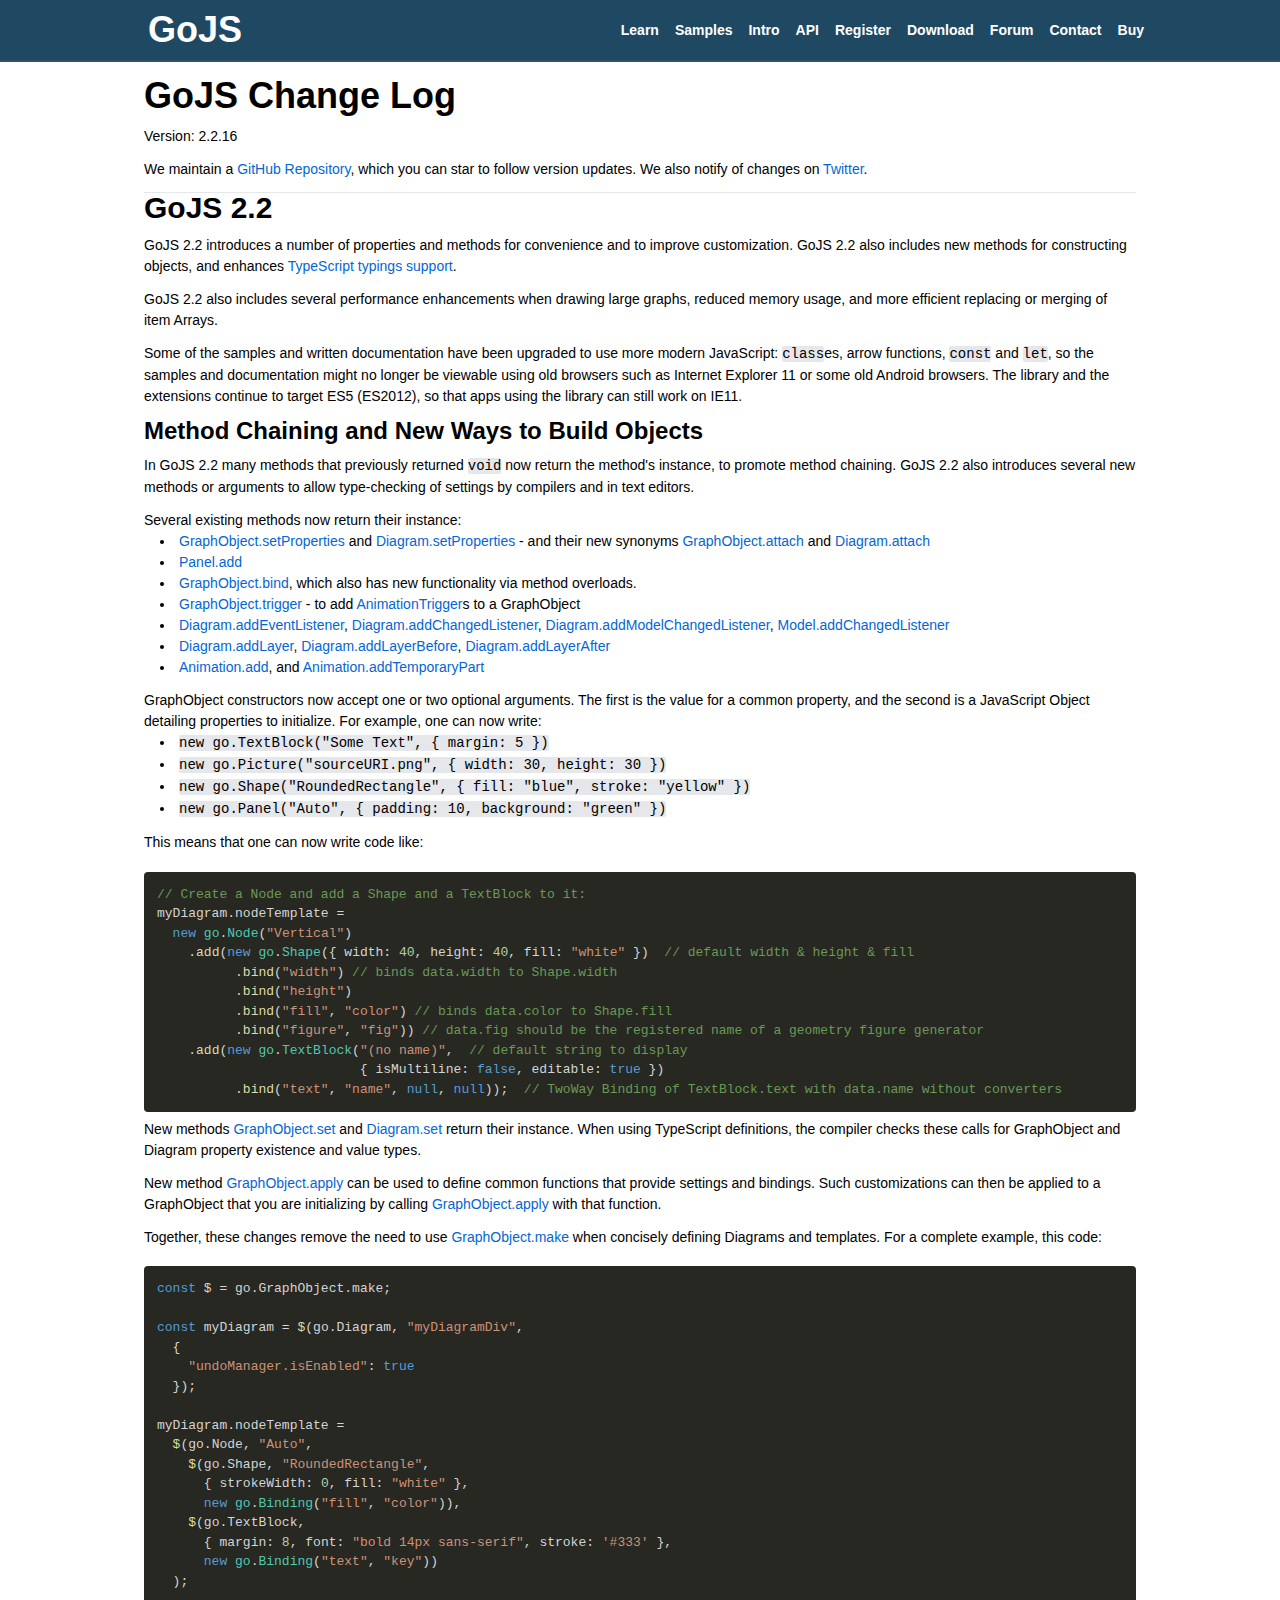
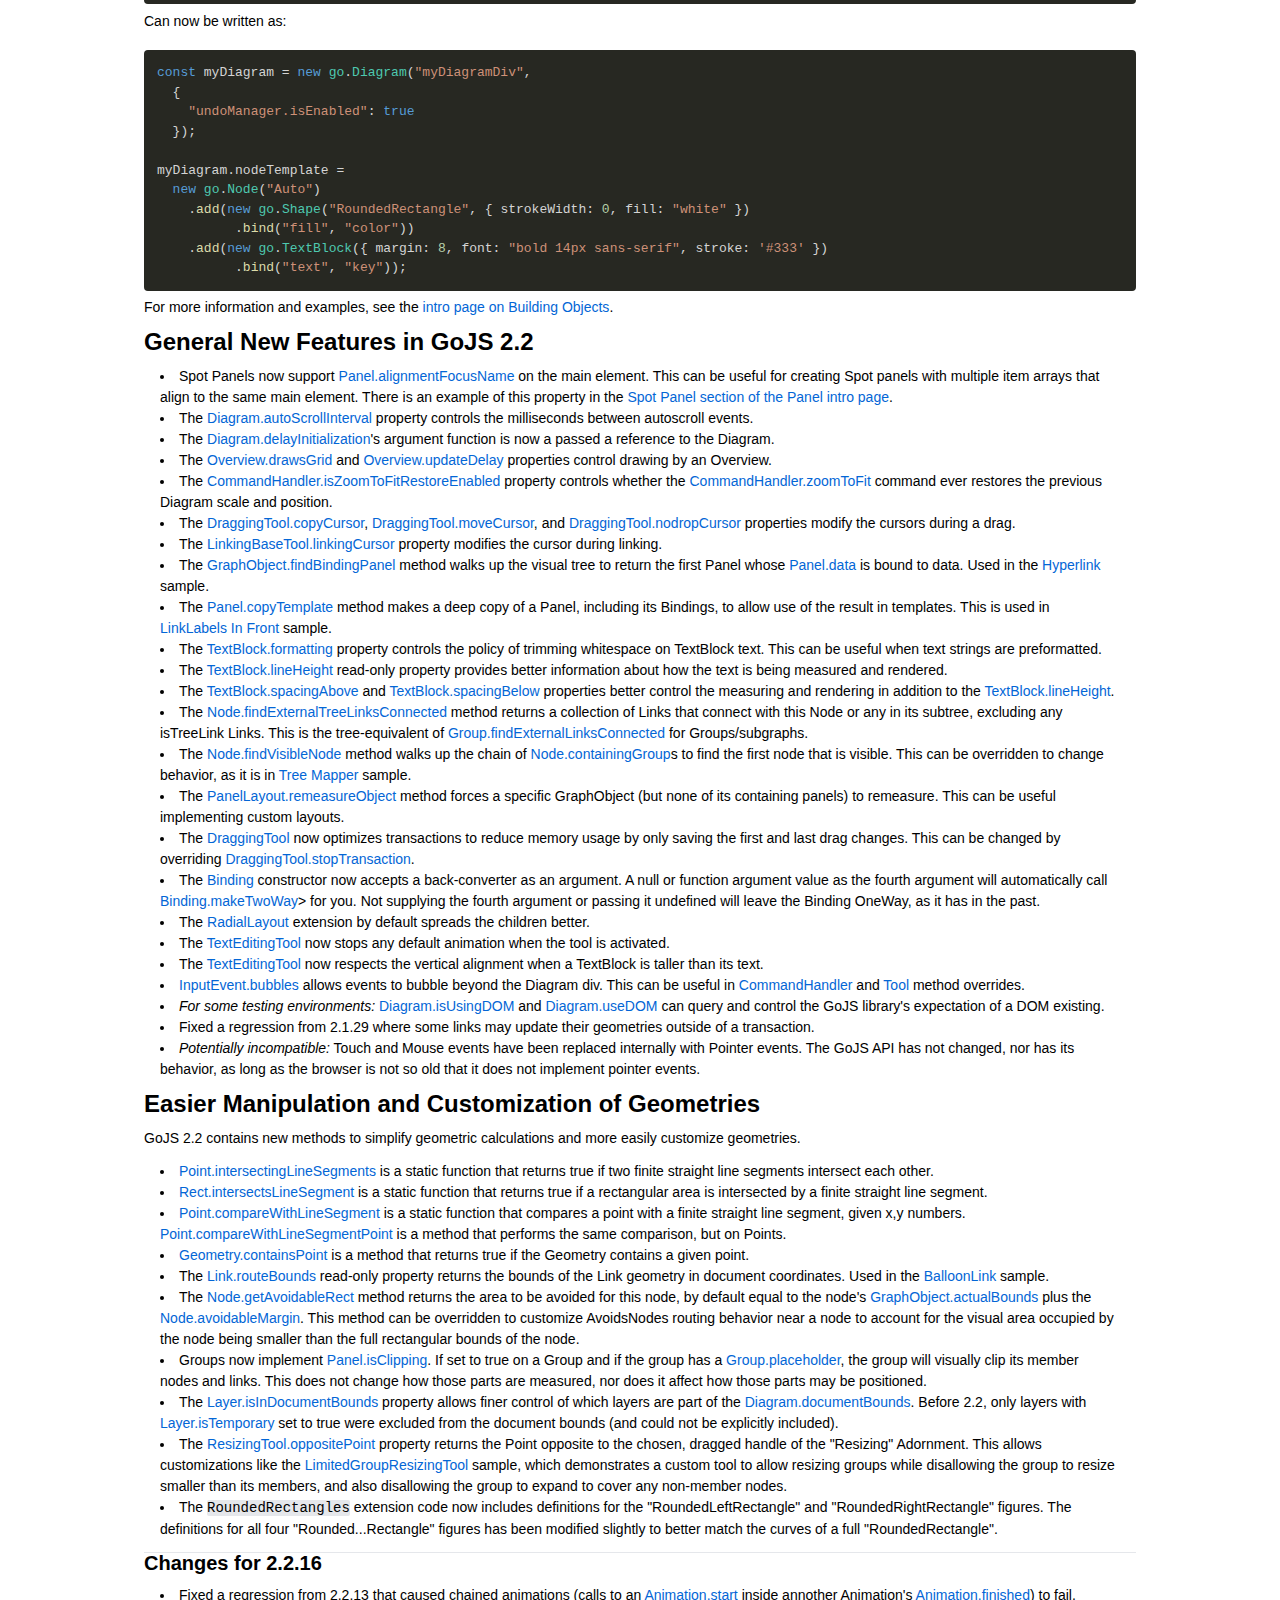
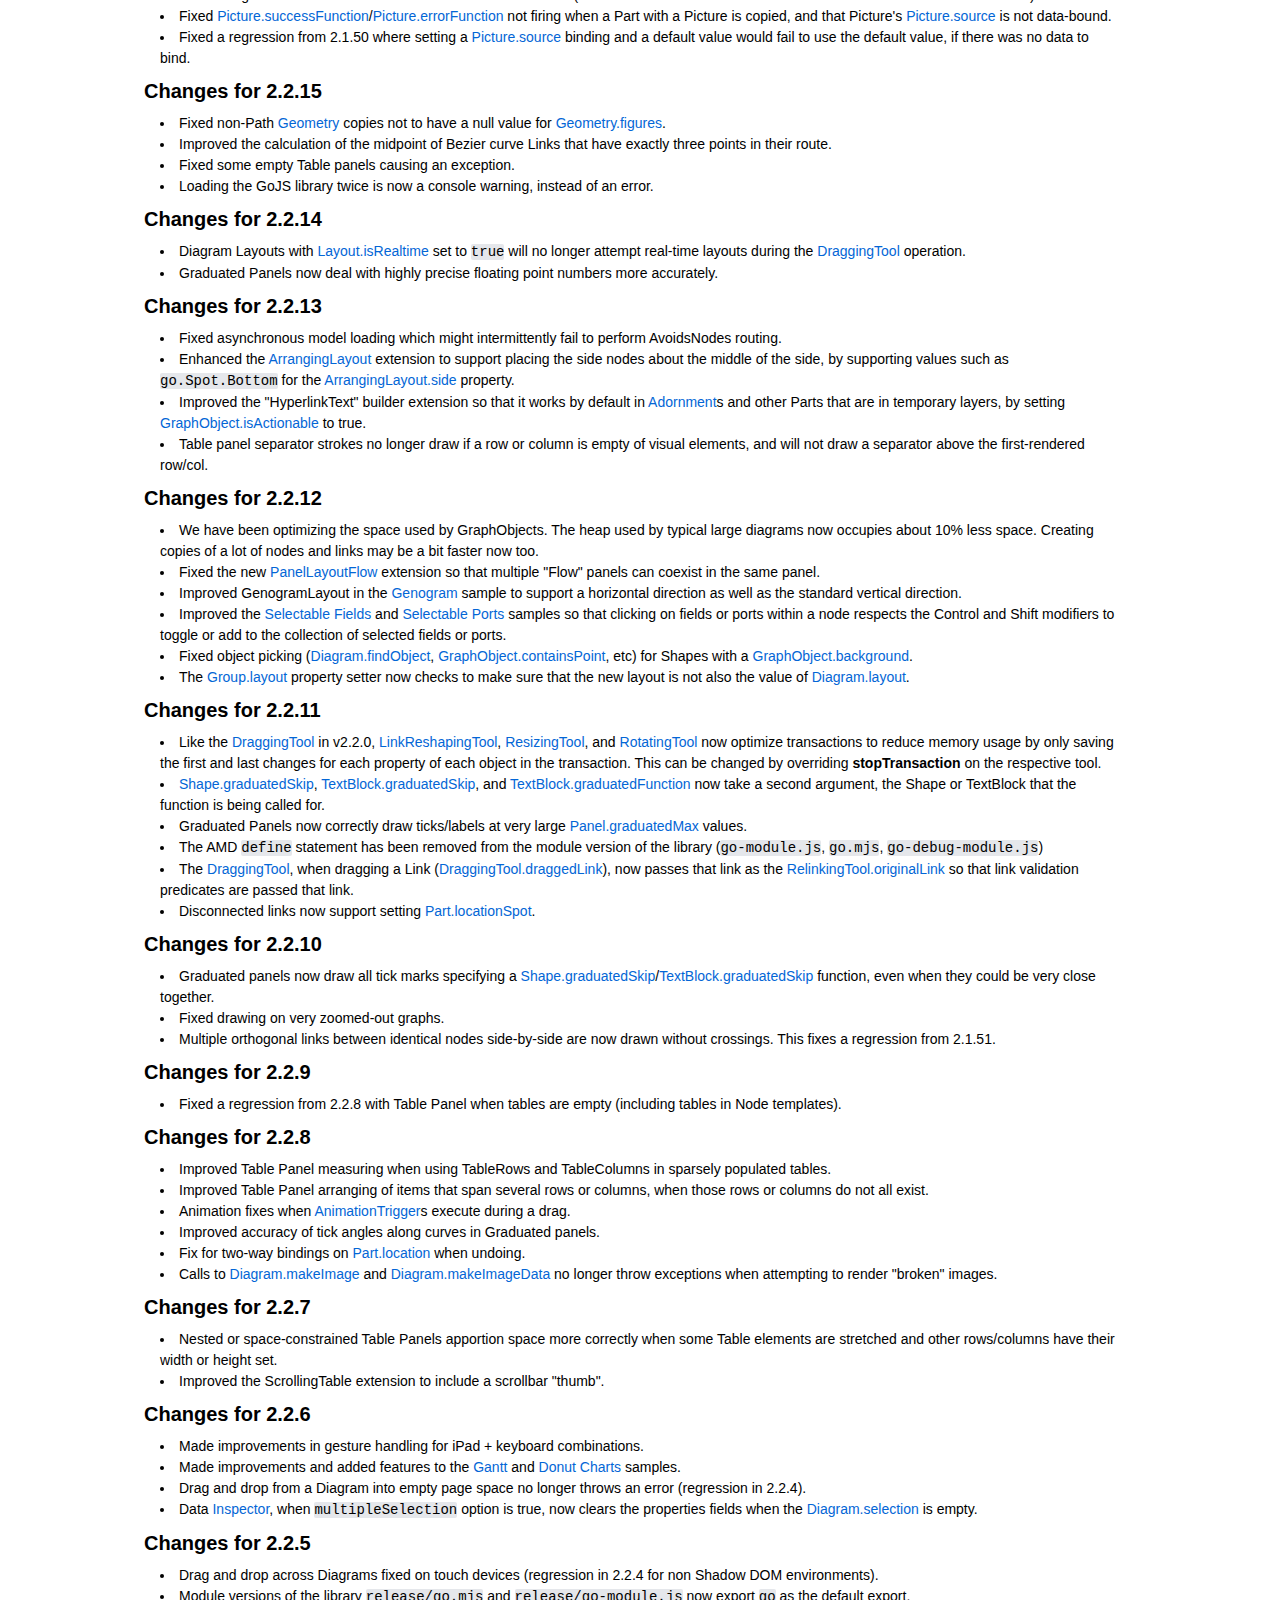
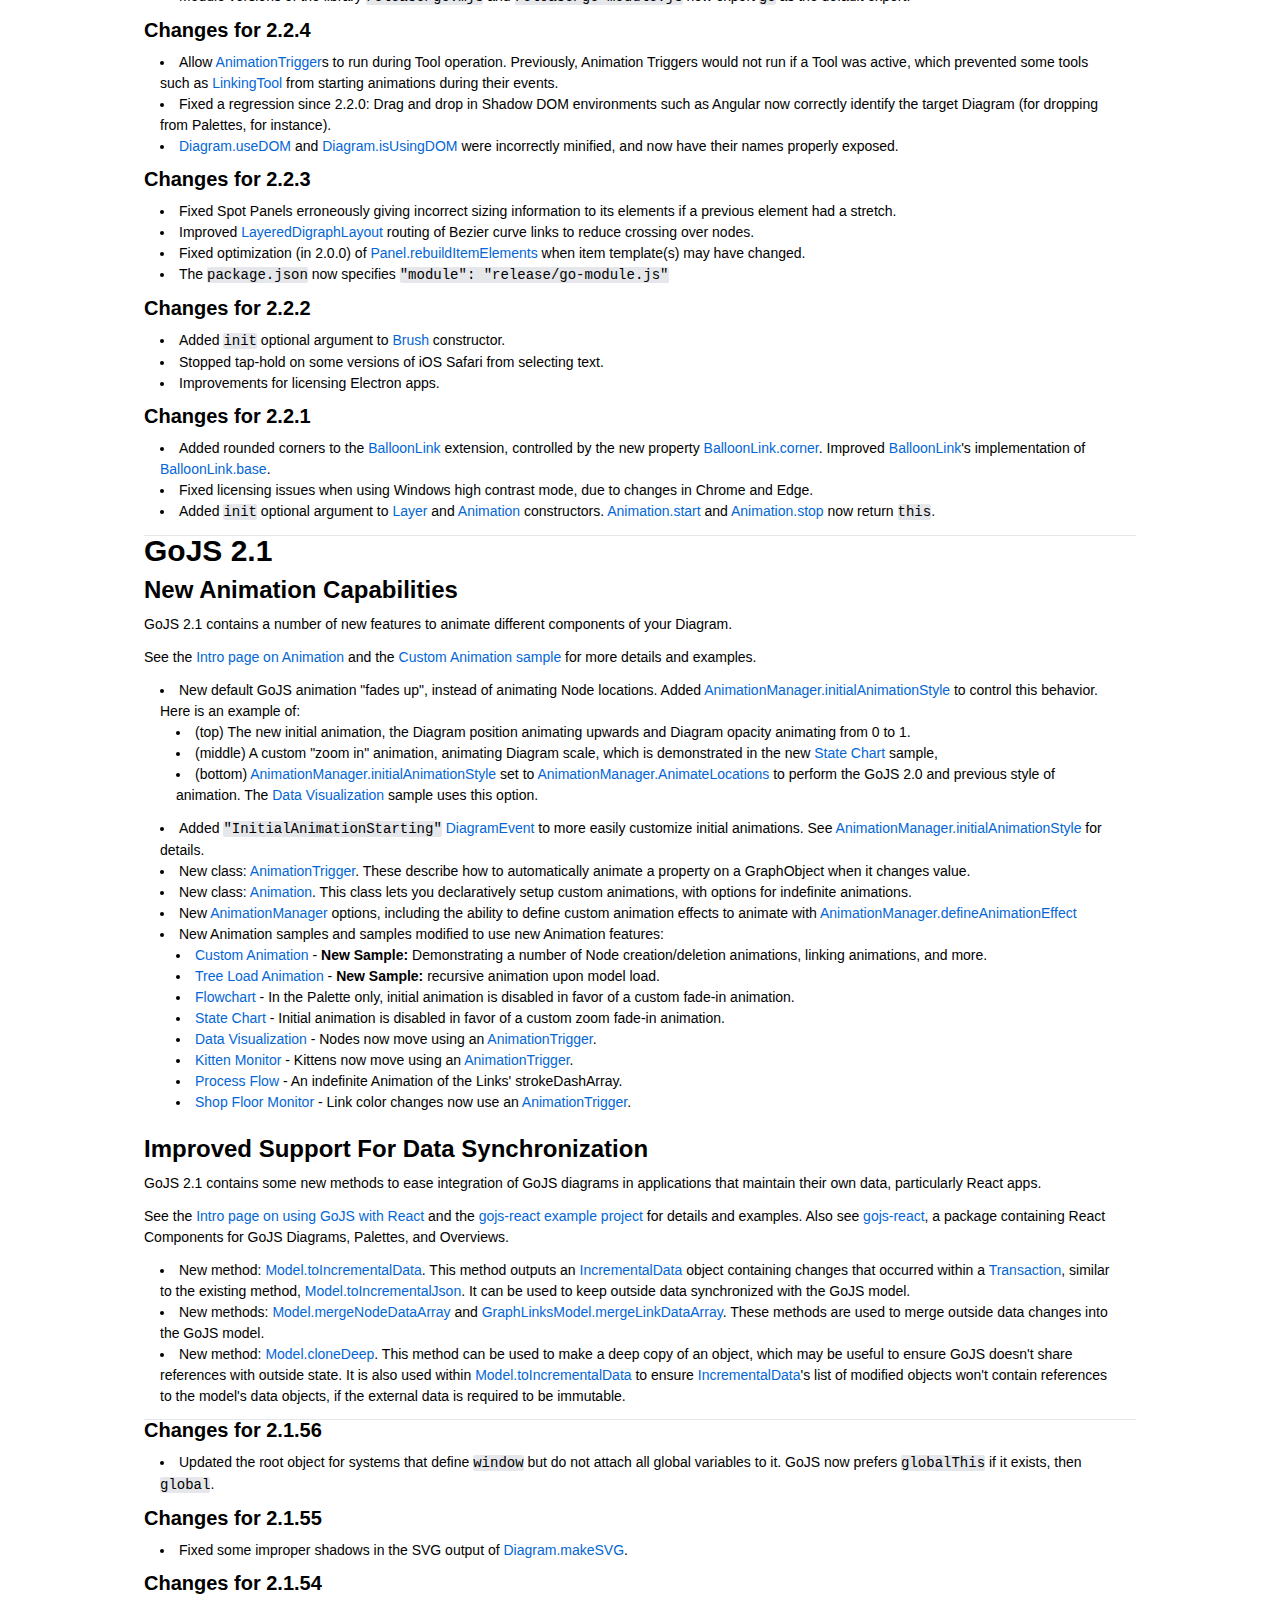
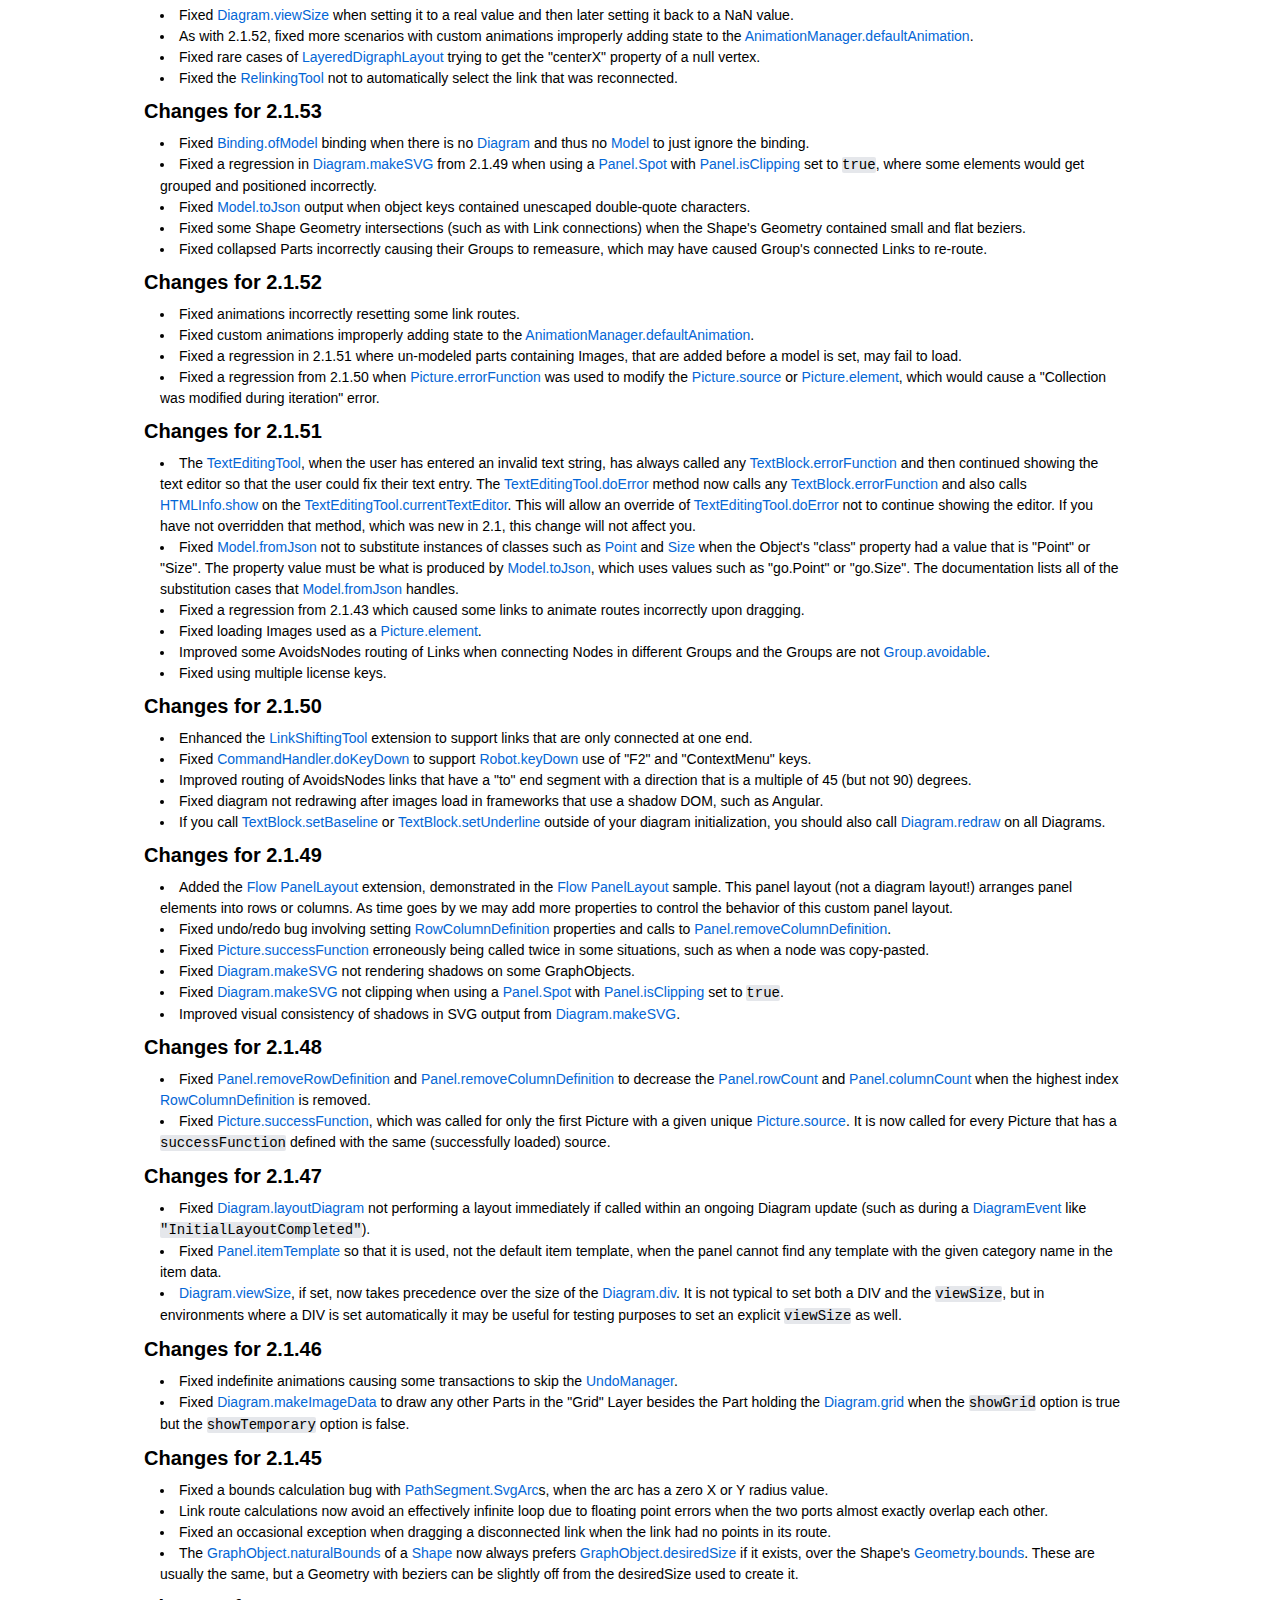
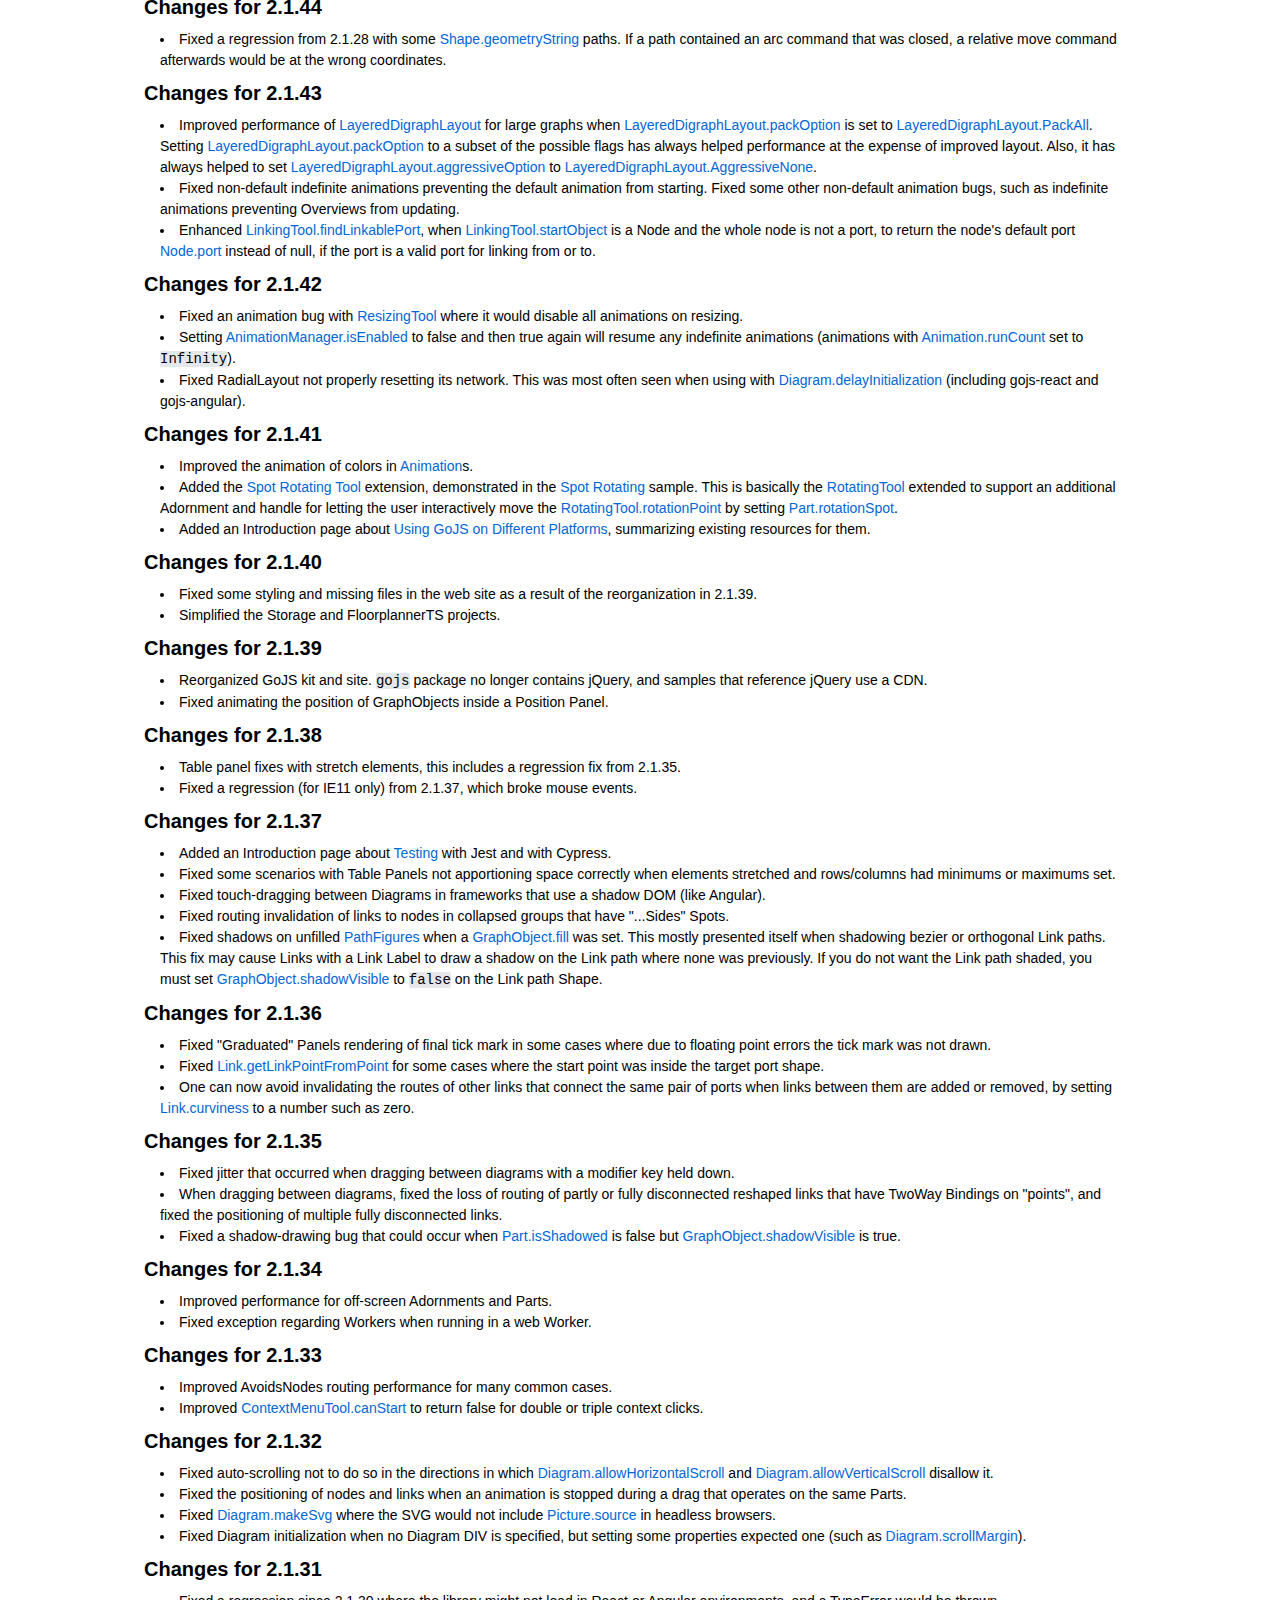
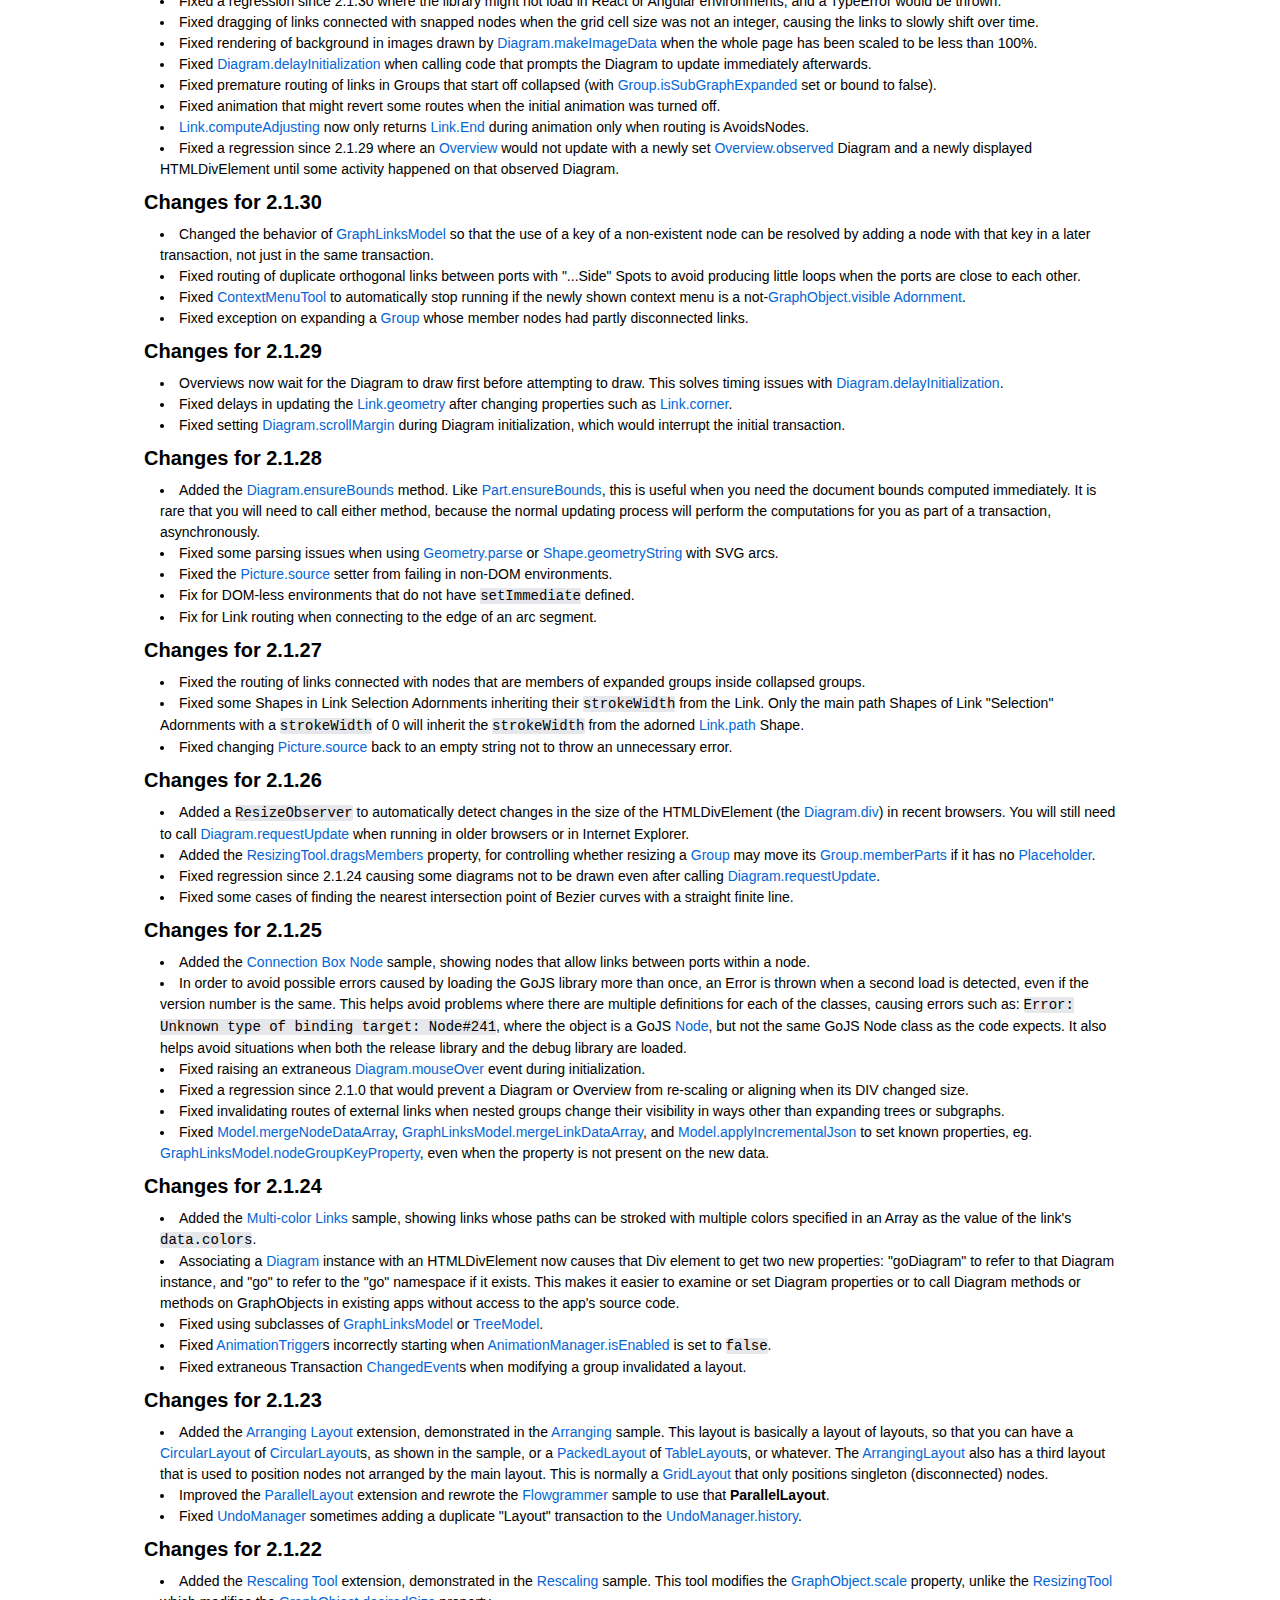
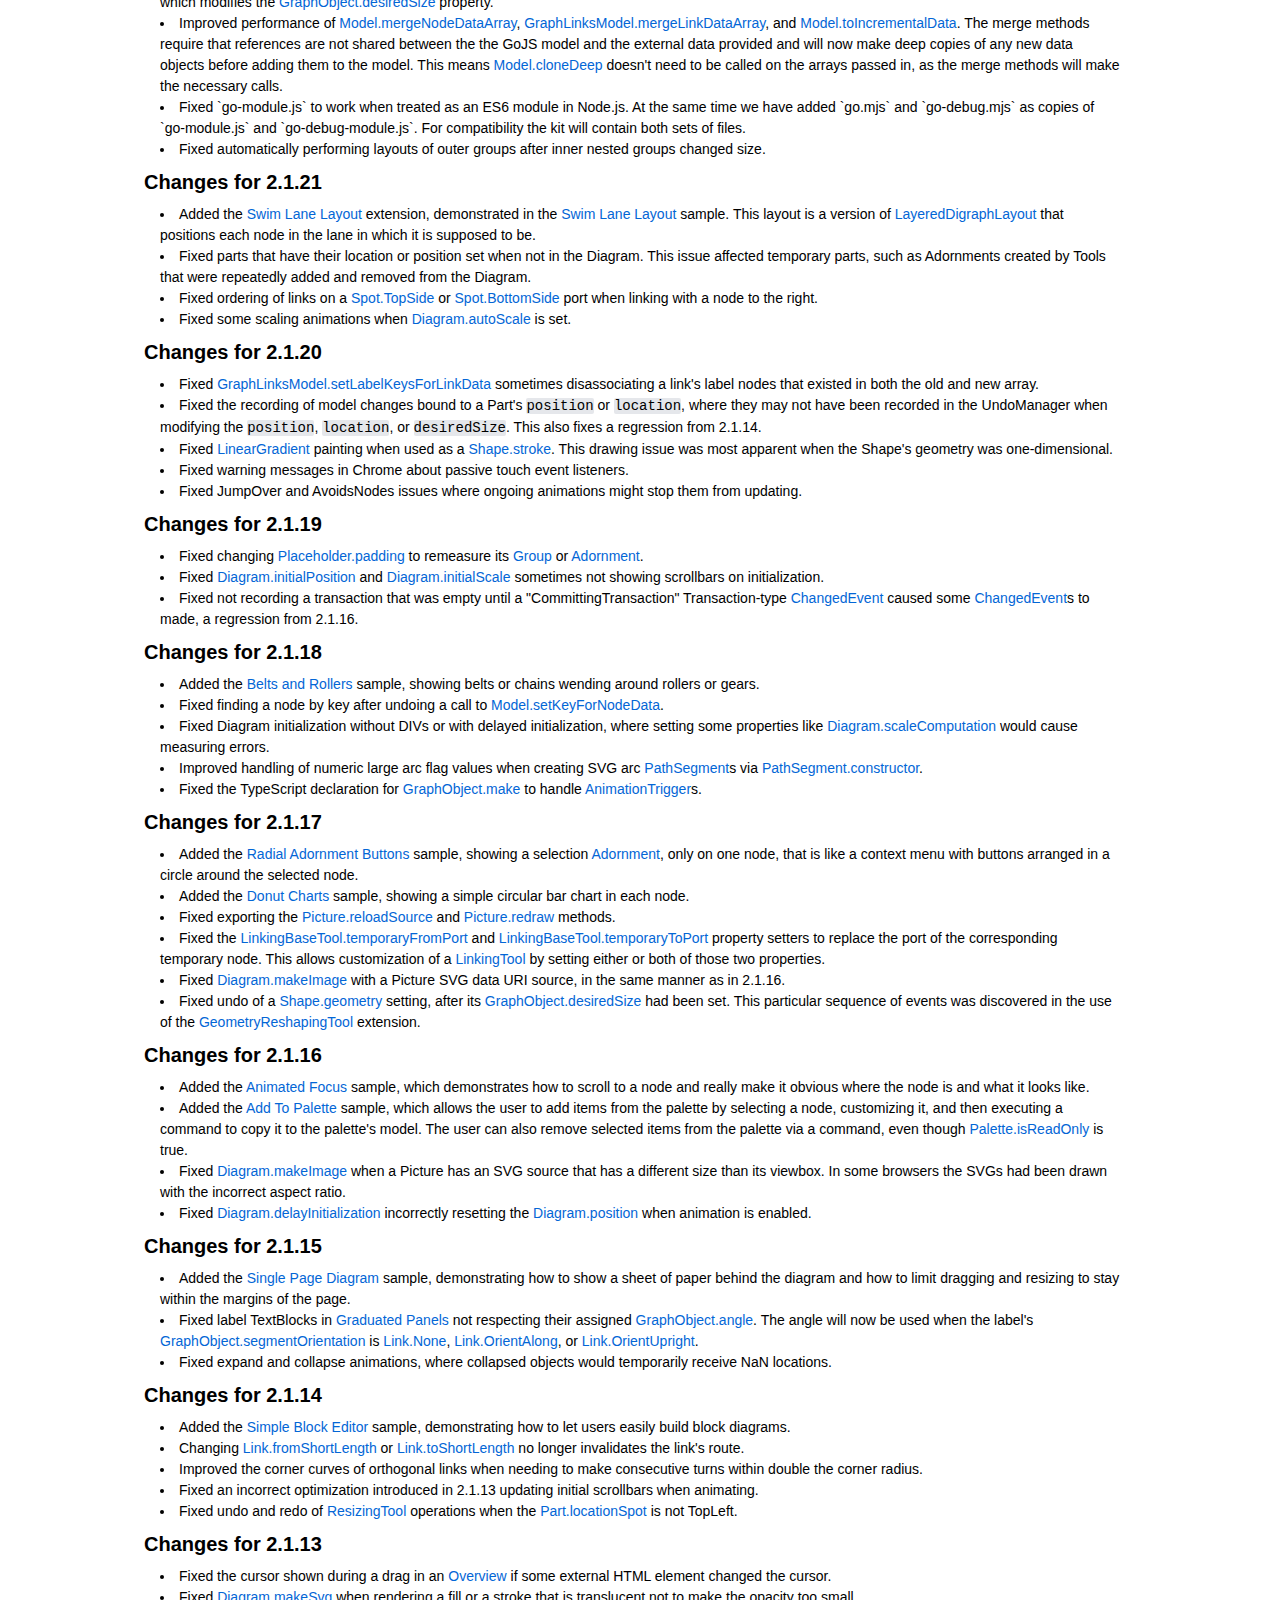
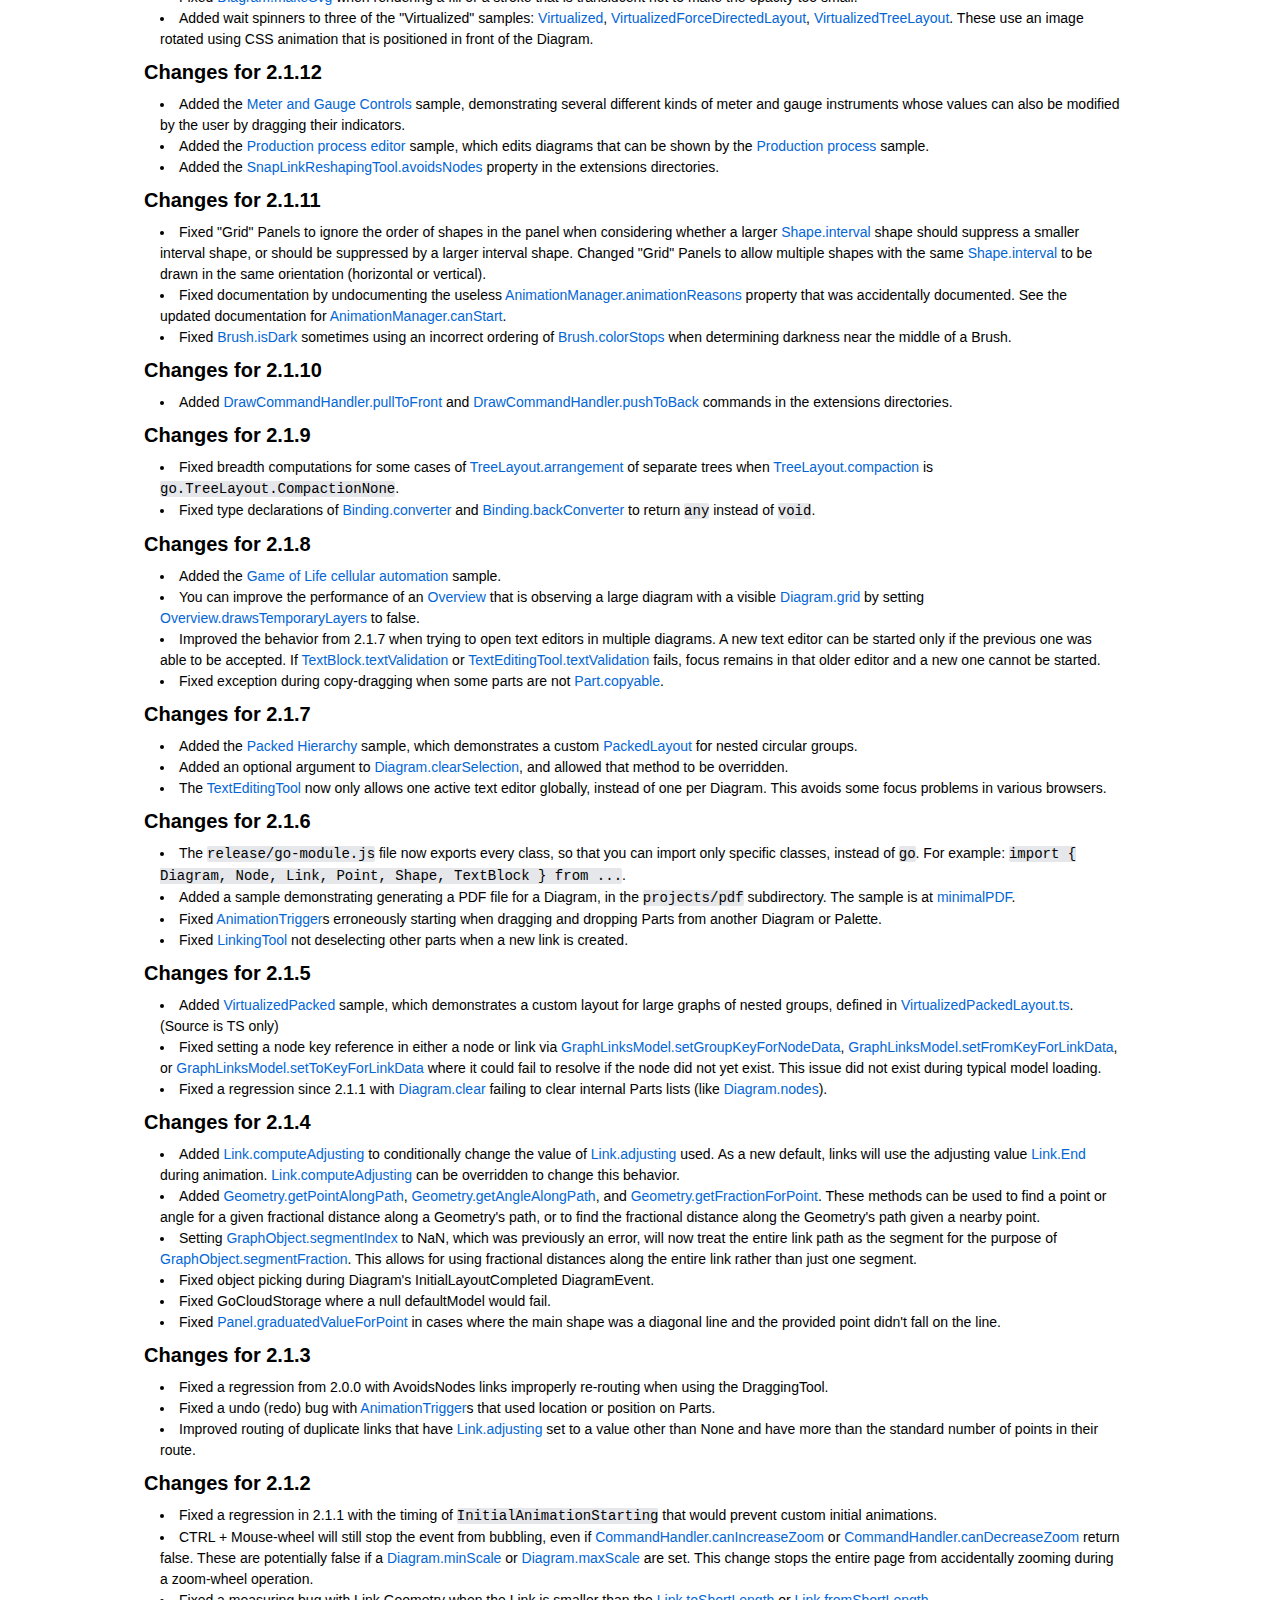
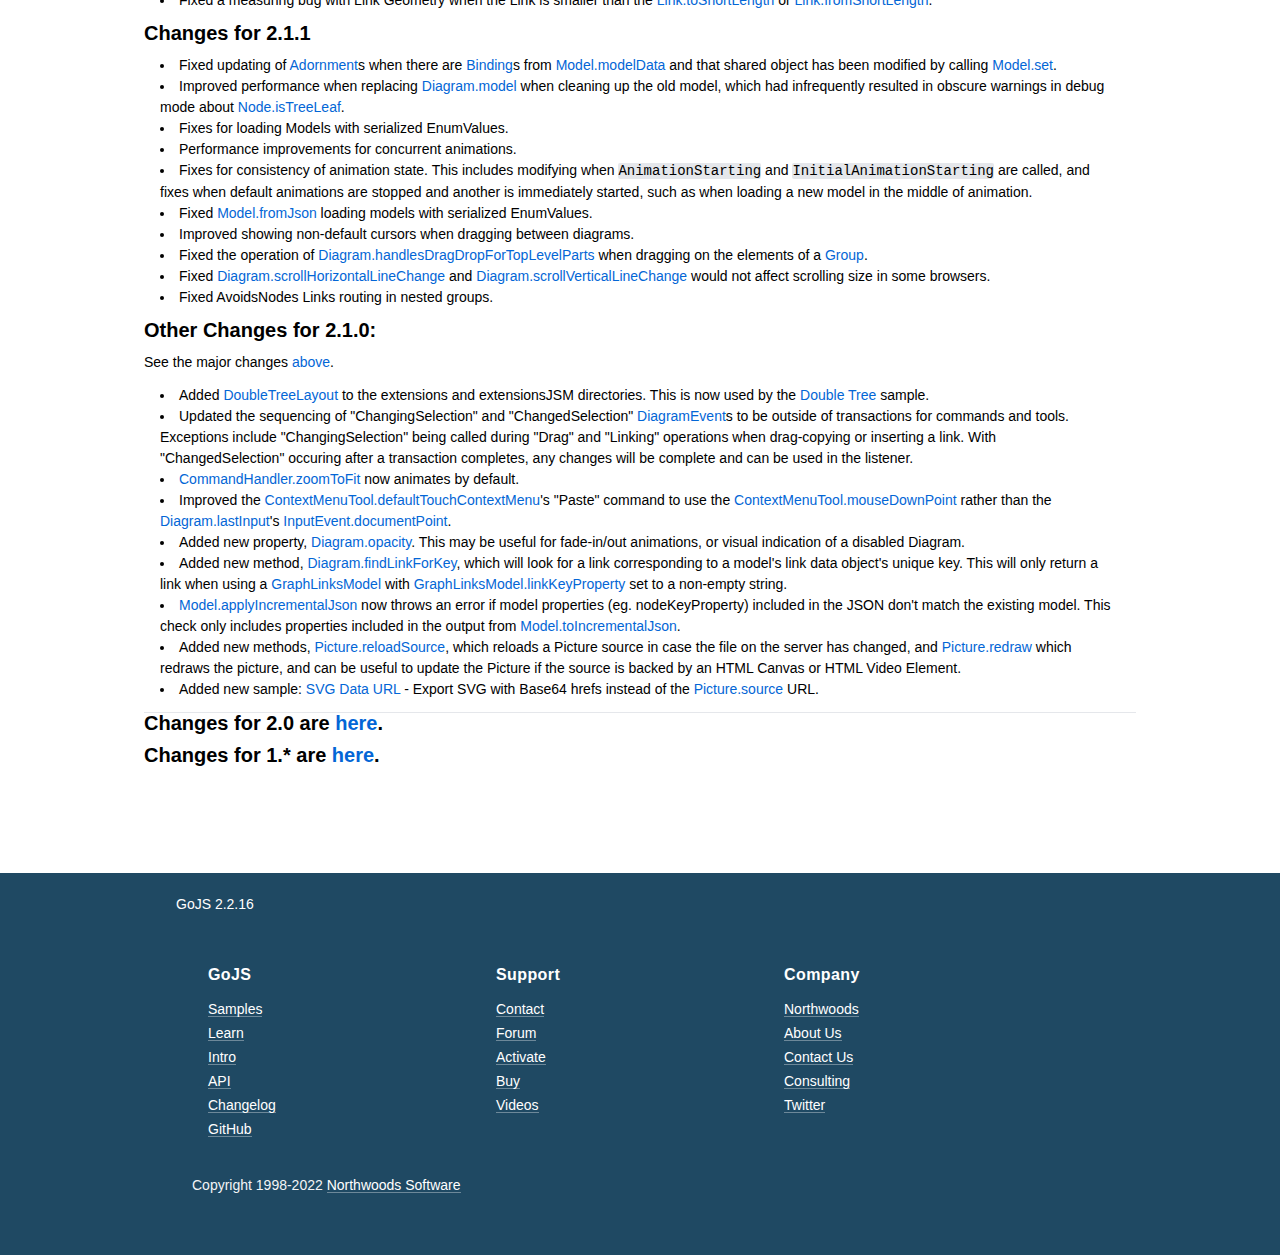
<file: gojs/changelog.html>
<!DOCTYPE html>
<html lang="en">
  <head>
    
<meta charset="utf-8"/>
<meta name="viewport" content="width=device-width, initial-scale=1, shrink-to-fit=no, viewport-fit=cover"/>
<meta name="description" content="GoJS Change Log"/><link rel="stylesheet" href="./assets/css/style.css"/> 
<!-- Copyright 1998-2022 by Northwoods Software Corporation. -->    <title>GoJS Change Log</title>
    <link rel="stylesheet" href="./assets/css/prism.css"  />
  </head>

  <body>
  <nav id="navTop" class="w-full z-30 top-0 text-white bg-nwoods-primary">
    <div class="w-full container max-w-screen-lg mx-auto flex flex-wrap sm:flex-nowrap items-center justify-between mt-0 py-2">
      <div class="md:pl-4">
        <a class="text-white hover:text-white no-underline hover:no-underline
        font-bold text-2xl lg:text-4xl rounded-lg hover:bg-nwoods-secondary " href=".">
          <h1 class="mb-0 p-1 ">GoJS</h1>
        </a>
      </div>
      <button id="topnavButton" class="rounded-lg sm:hidden focus:outline-none focus:ring" aria-label="Navigation">
        <svg fill="currentColor" viewBox="0 0 20 20" class="w-6 h-6">
          <path id="topnavOpen" fill-rule="evenodd" d="M3 5a1 1 0 011-1h12a1 1 0 110 2H4a1 1 0 01-1-1zM3 10a1 1 0 011-1h12a1 1 0 110 2H4a1 1 0 01-1-1zM9 15a1 1 0 011-1h6a1 1 0 110 2h-6a1 1 0 01-1-1z" clip-rule="evenodd"></path>
          <path id="topnavClosed" class="hidden" fill-rule="evenodd" d="M4.293 4.293a1 1 0 011.414 0L10 8.586l4.293-4.293a1 1 0 111.414 1.414L11.414 10l4.293 4.293a1 1 0 01-1.414 1.414L10 11.414l-4.293 4.293a1 1 0 01-1.414-1.414L8.586 10 4.293 5.707a1 1 0 010-1.414z" clip-rule="evenodd"></path>
        </svg>
      </button>
      <div id="topnavList" class="hidden sm:block items-center w-auto mt-0 text-white p-0 z-20">
        <ul class="list-reset list-none font-semibold flex justify-end flex-wrap sm:flex-nowrap items-center px-0 pb-0">
          <li class="p-1 sm:p-0"><a class="topnav-link" href="./learn/">Learn</a></li>
          <li class="p-1 sm:p-0"><a class="topnav-link" href="./samples/">Samples</a></li>
          <li class="p-1 sm:p-0"><a class="topnav-link" href="./intro/">Intro</a></li>
          <li class="p-1 sm:p-0"><a class="topnav-link" href="./api/">API</a></li>
          <li class="p-1 sm:p-0"><a class="topnav-link" href="https://www.nwoods.com/products/register.html">Register</a></li>
          <li class="p-1 sm:p-0"><a class="topnav-link" href="./download.html">Download</a></li>
          <li class="p-1 sm:p-0"><a class="topnav-link" href="https://forum.nwoods.com/c/gojs/11">Forum</a></li>
          <li class="p-1 sm:p-0"><a class="topnav-link" href="https://www.nwoods.com/contact.html"
           target="_blank" rel="noopener" onclick="getOutboundLink('https://www.nwoods.com/contact.html', 'contact');">Contact</a></li>
          <li class="p-1 sm:p-0"><a class="topnav-link" href="https://www.nwoods.com/sales/index.html"
           target="_blank" rel="noopener" onclick="getOutboundLink('https://www.nwoods.com/sales/index.html', 'buy');">Buy</a></li>
        </ul>
      </div>
    </div>
    <hr class="border-b border-gray-600 opacity-50 my-0 py-0" />
  </nav>
    
    <div class="container max-w-5xl mx-auto mb-8">
      
      
      <div class="pt-4 px-2 lg:px-4 pb-16 w-full overflow-hidden">

<h1>GoJS Change Log</h1>
<p id="ver"></p>

<p>
  We maintain a <a href="https://github.com/NorthwoodsSoftware/GoJS">GitHub Repository</a>,
  which you can star to follow version updates.
  We also notify of changes on <a href="https://twitter.com/NorthwoodsGo">Twitter</a>.
</p>

<hr>

<h2 id="2.2">GoJS 2.2</h2>

<p>
  GoJS 2.2 introduces a number of properties and methods for convenience and to improve customization.
  GoJS 2.2 also includes new methods for constructing objects, and enhances <a href="intro/typings.html">TypeScript typings support</a>.
</p>
<p>
  GoJS 2.2 also includes several performance enhancements when drawing large graphs, reduced memory usage,
  and more efficient replacing or merging of item Arrays.
</p>
<p>
  Some of the samples and written documentation have been upgraded to use more modern JavaScript: <code>class</code>es,
  arrow functions, <code>const</code> and <code>let</code>, so the samples and documentation might no longer be viewable
  using old browsers such as Internet Explorer 11 or some old Android browsers.
  The library and the extensions continue to target ES5 (ES2012), so that apps using the library can still work on IE11.
</p>

<h3>Method Chaining and New Ways to Build Objects</h3>

<p>
  In GoJS 2.2 many methods that previously returned <code>void</code> now return the method's instance, to promote method chaining.
  GoJS 2.2 also introduces several new methods or arguments to allow type-checking of settings by compilers and in text editors.
</p>
  Several existing methods now return their instance:
  <ul>
    <li><a>GraphObject.setProperties</a> and <a>Diagram.setProperties</a> - and their new synonyms <a>GraphObject.attach</a> and <a>Diagram.attach</a> </li>
    <li><a>Panel.add</a></li>
    <li><a>GraphObject.bind</a>, which also has new functionality via method overloads.</li>
    <li><a>GraphObject.trigger</a> - to add <a>AnimationTrigger</a>s to a GraphObject</li>
    <li><a>Diagram.addEventListener</a>, <a>Diagram.addChangedListener</a>, <a>Diagram.addModelChangedListener</a>, <a>Model.addChangedListener</a></li>
    <li><a>Diagram.addLayer</a>, <a>Diagram.addLayerBefore</a>, <a>Diagram.addLayerAfter</a></li>
    <li><a>Animation.add</a>, and <a>Animation.addTemporaryPart</a></li>
  </ul>

  GraphObject constructors now accept one or two optional arguments. The first is the value for a common property,
  and the second is a JavaScript Object detailing properties to initialize. For example, one can now write:
  <ul>
    <li><code>new go.TextBlock("Some Text", { margin: 5 })</code></li>
    <li><code>new go.Picture("sourceURI.png", { width: 30, height: 30 })</code></li>
    <li><code>new go.Shape("RoundedRectangle", { fill: "blue", stroke: "yellow" })</code></li>
    <li><code>new go.Panel("Auto", { padding: 10, background: "green" })</code></li>
  </ul>

<p>This means that one can now write code like:</p>
<pre class="lang-js"><code>// Create a Node and add a Shape and a TextBlock to it:
myDiagram.nodeTemplate =
  new go.Node("Vertical")
    .add(new go.Shape({ width: 40, height: 40, fill: "white" })  // default width & height & fill
          .bind("width") // binds data.width to Shape.width
          .bind("height")
          .bind("fill", "color") // binds data.color to Shape.fill
          .bind("figure", "fig")) // data.fig should be the registered name of a geometry figure generator
    .add(new go.TextBlock("(no name)",  // default string to display
                          { isMultiline: false, editable: true })
          .bind("text", "name", null, null));  // TwoWay Binding of TextBlock.text with data.name without converters
</code></pre>

<p>
  New methods <a>GraphObject.set</a> and <a>Diagram.set</a> return their instance.
  When using TypeScript definitions, the compiler checks these calls for GraphObject and Diagram property existence and value types.
</p>

<p>
  New method <a>GraphObject.apply</a> can be used to define common functions that provide settings and bindings.
  Such customizations can then be applied to a GraphObject that you are initializing by calling <a>GraphObject.apply</a> with that function.
</p>

<p>
  Together, these changes remove the need to use <a>GraphObject,make</a> when concisely defining Diagrams and templates.
  For a complete example, this code:
</p>

<pre class="lang-js"><code>const $ = go.GraphObject.make;

const myDiagram = $(go.Diagram, "myDiagramDiv",
  {
    "undoManager.isEnabled": true
  });

myDiagram.nodeTemplate =
  $(go.Node, "Auto",
    $(go.Shape, "RoundedRectangle",
      { strokeWidth: 0, fill: "white" },
      new go.Binding("fill", "color")),
    $(go.TextBlock,
      { margin: 8, font: "bold 14px sans-serif", stroke: '#333' },
      new go.Binding("text", "key"))
  );
</code></pre>

<p>Can now be written as:</p>

<pre class="lang-js"><code>const myDiagram = new go.Diagram("myDiagramDiv",
  {
    "undoManager.isEnabled": true
  });

myDiagram.nodeTemplate =
  new go.Node("Auto")
    .add(new go.Shape("RoundedRectangle", { strokeWidth: 0, fill: "white" })
          .bind("fill", "color"))
    .add(new go.TextBlock({ margin: 8, font: "bold 14px sans-serif", stroke: '#333' })
          .bind("text", "key"));
</code></pre>

<p>
  For more information and examples, see the <a href="intro/buildingObjects.html">intro page on Building Objects</a>.
</p>

<h3>General New Features in GoJS 2.2</h3>

<ul>
  <li>
    Spot Panels now support <a>Panel.alignmentFocusName</a> on the main element.
    This can be useful for creating Spot panels with multiple item arrays that align to the same main element.
    There is an example of this property in the
    <a href="intro/panels.html#AligningSubElementsSpotPanels">Spot Panel section of the Panel intro page</a>.
  </li>
  <li>
    The <a>Diagram.autoScrollInterval</a> property controls the milliseconds between autoscroll events.
  </li>
  <li>
    The <a>Diagram.delayInitialization</a>'s argument function is now a passed a reference to the Diagram.
  </li>
  <li>
    The <a>Overview.drawsGrid</a> and <a>Overview.updateDelay</a> properties control drawing by an Overview.
  </li>
  <li>
    The <a>CommandHandler.isZoomToFitRestoreEnabled</a> property controls whether the <a>CommandHandler.zoomToFit</a>
    command ever restores the previous Diagram scale and position.
  </li>
  <li>
    The <a>DraggingTool.copyCursor</a>, <a>DraggingTool.moveCursor</a>, and <a>DraggingTool.nodropCursor</a> properties modify the cursors during a drag.
  </li>
  <li>
    The <a>LinkingBaseTool.linkingCursor</a> property modifies the cursor during linking.
  </li>
  <li>
    The <a>GraphObject.findBindingPanel</a> method walks up the visual tree to return the first Panel whose <a>Panel.data</a> is bound to data.
    Used  in the <a href="extensions/Hyperlink.html" target="_blank">Hyperlink</a> sample.
  </li>
  <li>
    The <a>Panel.copyTemplate</a> method makes a deep copy of a Panel, including its Bindings, to allow use of the result in templates.
    This is used in <a href="/extras/linkLabelsInFront.html" target="_blank">LinkLabels In Front</a> sample.
  </li>
  <li>
    The <a>TextBlock.formatting</a> property controls the policy of trimming whitespace on TextBlock text.
    This can be useful when text strings are preformatted.
  </li>
  <li>
    The <a>TextBlock.lineHeight</a> read-only property provides better information about how the text is being measured and rendered.
  </li>
  <li>
    The <a>TextBlock.spacingAbove</a> and <a>TextBlock.spacingBelow</a> properties
    better control the measuring and rendering in addition to the <a>TextBlock.lineHeight</a>.
  </li>
  <li>
    The <a>Node.findExternalTreeLinksConnected</a> method returns a collection of Links that connect with this Node
    or any in its subtree, excluding any isTreeLink Links.
    This is the tree-equivalent of <a>Group.findExternalLinksConnected</a> for Groups/subgraphs.
  </li>
  <li>
    The <a>Node.findVisibleNode</a> method walks up the chain of <a>Node.containingGroup</a>s to find the first node that is visible.
    This can be overridden to change behavior, as it is in <a href="samples/treeMapper.html" target="_blank">Tree Mapper</a> sample.
  </li>
  <li>
    The <a>PanelLayout.remeasureObject</a> method forces a specific GraphObject (but none of its containing panels) to remeasure.
    This can be useful implementing custom layouts.
  </li>
  <li>
    The <a>DraggingTool</a> now optimizes transactions to reduce memory usage by only saving the first and last drag changes.
    This can be changed by overriding <a>DraggingTool.stopTransaction</a>.
  </li>
  <li>
    The <a>Binding</a> constructor now accepts a back-converter as an argument.
    A null or function argument value as the fourth argument will automatically call <a>Binding.makeTwoWay</a>> for you.
    Not supplying the fourth argument or passing it undefined will leave the Binding OneWay, as it has in the past.
  </li>
  <li>
    The <a>RadialLayout</a> extension by default spreads the children better.
  </li>
  <li>
    The <a>TextEditingTool</a> now stops any default animation when the tool is activated.
  </li>
  <li>
    The <a>TextEditingTool</a> now respects the vertical alignment when a TextBlock is taller than its text.
  </li>
  <li>
    <a>InputEvent.bubbles</a> allows events to bubble beyond the Diagram div.
    This can be useful in <a>CommandHandler</a> and <a>Tool</a> method overrides.
  </li>
  <li>
    <em>For some testing environments:</em> <a>Diagram,isUsingDOM</a> and <a>Diagram,useDOM</a>
    can query and control the GoJS library's expectation of a DOM existing.
  </li>
  <li>
    Fixed a regression from 2.1.29 where some links may update their geometries outside of a transaction.
  </li>
  <li>
    <em>Potentially incompatible:</em> Touch and Mouse events have been replaced internally with Pointer events.
    The GoJS API has not changed, nor has its behavior, as long as the browser is not so old that it does not implement pointer events.
  </li>
</ul>

<h3>Easier Manipulation and Customization of Geometries</h3>

<p>
  GoJS 2.2 contains new methods to simplify geometric calculations and more easily customize geometries.
</p>
<ul>
  <li>
    <a>Point,intersectingLineSegments</a> is a static function that returns true if two finite straight line segments intersect each other.
  </li>
  <li>
    <a>Rect,intersectsLineSegment</a> is a static function that returns true if a rectangular area is intersected by a finite straight line segment.
  </li>
  <li>
    <a>Point,compareWithLineSegment</a> is a static function that compares a point with a finite straight line segment, given x,y numbers.
    <a>Point.compareWithLineSegmentPoint</a> is a method that performs the same comparison, but on Points.
  </li>
  <li>
    <a>Geometry.containsPoint</a> is a method that returns true if the Geometry contains a given point.
  </li>
  <li>
    The <a>Link.routeBounds</a> read-only property returns the bounds of the Link geometry in document coordinates.
    Used in the <a href="extensions/BalloonLink.html" target="_blank">BalloonLink</a> sample.
  </li>
  <li>
    The <a>Node.getAvoidableRect</a> method returns the area to be avoided for this node,
    by default equal to the node's <a>GraphObject.actualBounds</a> plus the <a>Node.avoidableMargin</a>.
    This method can be overridden to customize AvoidsNodes routing behavior near a node to account for the visual area occupied by the node
    being smaller than the full rectangular bounds of the node.
  </li>
  <li>
    Groups now implement <a>Panel.isClipping</a>.
    If set to true on a Group and if the group has a <a>Group.placeholder</a>,
    the group will visually clip its member nodes and links.
    This does not change how those parts are measured, nor does it affect how those parts may be positioned.
  </li>
  <li>
    The <a>Layer.isInDocumentBounds</a> property allows finer control of which layers are part of the <a>Diagram.documentBounds</a>.
    Before 2.2, only layers with <a>Layer.isTemporary</a> set to true were excluded from the document bounds (and could not be explicitly included).
  </li>
  <li>
    The <a>ResizingTool.oppositePoint</a> property returns the Point opposite to the chosen, dragged handle of the "Resizing" Adornment.
    This allows customizations like the
    <a href="/extras/groupResizingLimited.html" target="_blank">LimitedGroupResizingTool</a> sample,
    which demonstrates a custom tool to allow resizing groups while disallowing the group to resize smaller than its members,
    and also disallowing the group to expand to cover any non-member nodes.
  </li>
  <li>
    The <code>RoundedRectangles</code> extension code now includes definitions for the "RoundedLeftRectangle" and "RoundedRightRectangle" figures.
    The definitions for all four "Rounded...Rectangle" figures has been modified slightly to better match the curves of a full "RoundedRectangle".
  </li>
</ul>

<hr />

<h4 id="2.2.16">Changes for 2.2.16</h4>
<ul>
  <li>
    Fixed a regression from 2.2.13 that caused chained animations (calls to an <a>Animation.start</a> inside annother Animation's <a>Animation.finished</a>) to fail.
  </li>
  <li>
    Fixed <a>Picture.successFunction</a>/<a>Picture.errorFunction</a> not firing when a Part with a Picture is copied, and that Picture's <a>Picture.source</a> is not data-bound.
  </li>
  <li>
    Fixed a regression from 2.1.50 where setting a <a>Picture.source</a> binding and a default value would fail to use the default value, if there was no data to bind.
  </li>
</ul>

<h4 id="2.2.15">Changes for 2.2.15</h4>
<ul>
  <li>
    Fixed non-Path <a>Geometry</a> copies not to have a null value for <a>Geometry.figures</a>.
  </li>
  <li>
    Improved the calculation of the midpoint of Bezier curve Links that have exactly three points in their route.
  </li>
  <li>
    Fixed some empty Table panels causing an exception.
  </li>
  <li>
    Loading the GoJS library twice is now a console warning, instead of an error.
  </li>
</ul>

<h4 id="2.2.14">Changes for 2.2.14</h4>
<ul>
  <li>
    Diagram Layouts with <a>Layout.isRealtime</a> set to <code>true</code> will no longer attempt real-time layouts during the <a>DraggingTool</a> operation.
  </li>
  <li>
    Graduated Panels now deal with highly precise floating point numbers more accurately.
  </li>
</ul>

<h4 id="2.2.13">Changes for 2.2.13</h4>
<ul>
  <li>
    Fixed asynchronous model loading which might intermittently fail to perform AvoidsNodes routing.
  </li>
  <li>
    Enhanced the <a>ArrangingLayout</a> extension to support placing the side nodes about the middle of the side,
    by supporting values such as <code>go.Spot.Bottom</code> for the <a>ArrangingLayout.side</a> property.
  </li>
  <li>
    Improved the "HyperlinkText" builder extension so that it works by default in <a>Adornment</a>s and
    other Parts that are in temporary layers, by setting <a>GraphObject.isActionable</a> to true.
  </li>
  <li>
    Table panel separator strokes no longer draw if a row or column is empty of visual elements,
    and will not draw a separator above the first-rendered row/col.
  </li>
</ul>

<h4 id="2.2.12">Changes for 2.2.12</h4>
<ul>
  <li>
    We have been optimizing the space used by GraphObjects.
    The heap used by typical large diagrams now occupies about 10% less space.
    Creating copies of a lot of nodes and links may be a bit faster now too.
  </li>
  <li>
    Fixed the new <a>PanelLayoutFlow</a> extension so that multiple "Flow" panels can coexist in the same panel</a>.
  </li>
  <li>
    Improved GenogramLayout in the <a href="samples/genogram.html" target="_blank">Genogram</a> sample
    to support a horizontal direction as well as the standard vertical direction.
  </li>
  <li>
    Improved the <a href="samples/selectableFields.html" target="_blank">Selectable Fields</a>
    and <a href="samples/selectablePorts.html" target="_blank">Selectable Ports</a>
    samples so that clicking on fields or ports within a node respects the Control and Shift modifiers
    to toggle or add to the collection of selected fields or ports.
  </li>
  <li>
    Fixed object picking (<a>Diagram.findObject</a>, <a>GraphObject.containsPoint</a>, etc) for Shapes with a <a>GraphObject.background</a>.
  </li>
  <li>
    The <a>Group.layout</a> property setter now checks to make sure that the new layout is not also the value of <a>Diagram.layout</a>.
  </li>
</ul>

<h4 id="2.2.11">Changes for 2.2.11</h4>
<ul>
  <li>
    Like the <a>DraggingTool</a> in v2.2.0, <a>LinkReshapingTool</a>, <a>ResizingTool</a>, and <a>RotatingTool</a> now optimize transactions
    to reduce memory usage by only saving the first and last changes for each property of each object in the transaction.
    This can be changed by overriding <b>stopTransaction</b> on the respective tool.
  </li>
  <li>
    <a>Shape.graduatedSkip</a>, <a>TextBlock.graduatedSkip</a>, and <a>TextBlock.graduatedFunction</a>
    now take a second argument, the Shape or TextBlock that the function is being called for.
  </li>
  <li>
    Graduated Panels now correctly draw ticks/labels at very large <a>Panel.graduatedMax</a> values.
  </li>
  <li>
    The AMD <code>define</code> statement has been removed from the module version of the library
    (<code>go-module.js</code>, <code>go.mjs</code>, <code>go-debug-module.js</code>)
  </li>
  <li>
    The <a>DraggingTool</a>, when dragging a Link (<a>DraggingTool.draggedLink</a>), now passes that link as the <a>RelinkingTool.originalLink</a>
    so that link validation predicates are passed that link.
  </li>
  <li>
    Disconnected links now support setting <a>Part.locationSpot</a>.
  </li>
</ul>

<h4 id="2.2.10">Changes for 2.2.10</h4>
<ul>
  <li>
    Graduated panels now draw all tick marks specifying a <a>Shape.graduatedSkip</a>/<a>TextBlock.graduatedSkip</a> function,
    even when they could be very close together.
  </li>
  <li>
    Fixed drawing on very zoomed-out graphs.
  </li>
  <li>
    Multiple orthogonal links between identical nodes side-by-side are now drawn without crossings. This fixes a regression from 2.1.51.
  </li>
</ul>

<h4 id="2.2.9">Changes for 2.2.9</h4>
<ul>
  <li>
    Fixed a regression from 2.2.8 with Table Panel when tables are empty (including tables in Node templates).
  </li>
</ul>

<h4 id="2.2.8">Changes for 2.2.8</h4>
<ul>
  <li>
    Improved Table Panel measuring when using TableRows and TableColumns in sparsely populated tables.
  </li>
  <li>
    Improved Table Panel arranging of items that span several rows or columns, when those rows or columns do not all exist.
  </li>
  <li>
    Animation fixes when <a>AnimationTrigger</a>s execute during a drag.
  </li>
  <li>
    Improved accuracy of tick angles along curves in Graduated panels.
  </li>
  <li>
    Fix for two-way bindings on <a>Part.location</a> when undoing.
  </li>
  <li>
    Calls to <a>Diagram.makeImage</a> and <a>Diagram.makeImageData</a> no longer throw exceptions when attempting to render "broken" images.
  </li>
</ul>

<h4 id="2.2.7">Changes for 2.2.7</h4>
<ul>
  <li>
    Nested or space-constrained Table Panels apportion space more correctly when some Table elements are stretched
    and other rows/columns have their width or height set.
  </li>
  <li>
    Improved the ScrollingTable extension to include a scrollbar "thumb".
  </li>
</ul>

<h4 id="2.2.6">Changes for 2.2.6</h4>
<ul>
  <li>
    Made improvements in gesture handling for iPad + keyboard combinations.
  </li>
  <li>
    Made improvements and added features to the <a href="samples/gantt.html" target="_blank">Gantt</a>
    and <a href="samples/donutCharts.html" target="_blank">Donut Charts</a> samples.
  </li>
  <li>
    Drag and drop from a Diagram into empty page space no longer throws an error (regression in 2.2.4).
  </li>
  <li>
    Data <a>Inspector</a>, when <code>multipleSelection</code> option is true,
    now clears the properties fields when the <a>Diagram.selection</a> is empty.
  </li>
</ul>

<h4 id="2.2.5">Changes for 2.2.5</h4>
<ul>
  <li>
    Drag and drop across Diagrams fixed on touch devices (regression in 2.2.4 for non Shadow DOM environments).
  </li>
  <li>
    Module versions of the library <code>release/go.mjs</code> and <code>release/go-module.js</code> now export <code>go</code> as the default export.
  </li>
</ul>

<h4 id="2.2.4">Changes for 2.2.4</h4>
<ul>
  <li>
    Allow <a>AnimationTrigger</a>s to run during Tool operation.
    Previously, Animation Triggers would not run if a Tool was active,
    which prevented some tools such as <a>LinkingTool</a> from starting animations during their events.
  </li>
  <li>
    Fixed a regression since 2.2.0: Drag and drop in Shadow DOM environments such as Angular
    now correctly identify the target Diagram (for dropping from Palettes, for instance).
  </li>
  <li>
    <a>Diagram,useDOM</a> and <a>Diagram,isUsingDOM</a> were incorrectly minified, and now have their names properly exposed.
  </li>
</ul>

<h4 id="2.2.3">Changes for 2.2.3</h4>
<ul>
  <li>
    Fixed Spot Panels erroneously giving incorrect sizing information to its elements if a previous element had a stretch.
  </li>
  <li>
    Improved <a>LayeredDigraphLayout</a> routing of Bezier curve links to reduce crossing over nodes.
  </li>
  <li>
    Fixed optimization (in 2.0.0) of <a>Panel.rebuildItemElements</a> when item template(s) may have changed.
  </li>
  <li>
    The <code>package.json</code> now specifies <code>"module": "release/go-module.js"</code>
  </li>
</ul>

<h4 id="2.2.2">Changes for 2.2.2</h4>
<ul>
  <li>
    Added <code>init</code> optional argument to <a>Brush</a> constructor.
  </li>
  <li>
    Stopped tap-hold on some versions of iOS Safari from selecting text.
  </li>
  <li>
    Improvements for licensing Electron apps.
  </li>
</ul>

<h4 id="2.2.1">Changes for 2.2.1</h4>
<ul>
  <li>
    Added rounded corners to the <a>BalloonLink</a> extension, controlled by the new property <a>BalloonLink.corner</a>.
    Improved <a>BalloonLink</a>'s implementation of <a>BalloonLink.base</a>.
  </li>
  <li>
    Fixed licensing issues when using Windows high contrast mode, due to changes in Chrome and Edge.
  </li>
  <li>
    Added <code>init</code> optional argument to <a>Layer</a> and <a>Animation</a> constructors. <a>Animation.start</a> and <a>Animation.stop</a> now return <code>this</code>.
  </li>
</ul>


<hr />

<h2 id="2.1">GoJS 2.1</h2>

<h3>New Animation Capabilities</h3>

<p>GoJS 2.1 contains a number of new features to animate different components of your Diagram.</p>

<p>
  See the <a href="intro/animation.html" target="_blank">Intro page on Animation</a>
  and the <a href="samples/customAnimations.html" target="_blank">Custom Animation sample</a> for more details and examples.
</p>
<ul>
  <li>
    New default GoJS animation "fades up", instead of animating Node locations. Added <a>AnimationManager.initialAnimationStyle</a>
    to control this behavior.
    Here is an example of:
    <ul>
      <li>
        (top) The new initial animation, the Diagram position animating upwards and Diagram opacity animating
        from 0 to 1.
      <li>
        (middle) A custom "zoom in" animation, animating Diagram scale, which is demonstrated in
        the new <a href="samples/stateChart.html" target="_blank">State Chart</a> sample,
      <li>
        (bottom) <a>AnimationManager.initialAnimationStyle</a> set to <a>AnimationManager.AnimateLocations</a> to
        perform the GoJS 2.0 and previous style of animation.
        The <a href="samples/dataVisualization.html" target="_blank">Data Visualization</a> sample uses this
        option.
    </ul>
  </li>
  <li>
    Added <code>"InitialAnimationStarting"</code> <a>DiagramEvent</a> to more easily customize initial animations.
    See <a>AnimationManager.initialAnimationStyle</a> for details.
  </li>
  <li>
    New class: <a>AnimationTrigger</a>. These describe how to automatically animate a property on a GraphObject
    when it changes value.
  </li>
  <li>
    New class: <a>Animation</a>. This class lets you declaratively setup custom animations, with options for
    indefinite animations.
  </li>
  <li>
    New <a>AnimationManager</a> options, including the ability to define custom animation effects to animate with
    <a>AnimationManager,defineAnimationEffect</a>
  </li>
  <li>
    New Animation samples and samples modified to use new Animation features:
    <ul>
      <li>
        <a href="samples/customAnimations.html" target="_blank">Custom Animation</a> - <strong>New Sample:</strong>
        Demonstrating a number of Node creation/deletion animations, linking animations, and more.
      </li>
      <li>
        <a href="samples/treeLoadAnimation.html" target="_blank">Tree Load Animation</a> - <strong>New Sample:</strong>
        recursive animation upon model load.
      </li>
      <li>
        <a href="samples/flowchart.html" target="_blank">Flowchart</a> - In the Palette only, initial animation
        is disabled in favor of a custom fade-in animation.
      </li>
      <li>
        <a href="samples/stateChart.html" target="_blank">State Chart</a> - Initial animation is disabled in
        favor of a custom zoom fade-in animation.
      </li>
      <li>
        <a href="samples/dataVisualization.html" target="_blank">Data Visualization</a> - Nodes now move using an
        <a>AnimationTrigger</a>.
      </li>
      <li><a href="samples/kittenMonitor.html" target="_blank">Kitten Monitor</a> - Kittens now move using an <a>AnimationTrigger</a>.</li>
      <li>
        <a href="samples/processFlow.html" target="_blank">Process Flow</a> - An indefinite Animation of the
        Links' strokeDashArray.
      </li>
      <li>
        <a href="samples/shopFloorMonitor.html" target="_blank">Shop Floor Monitor</a> - Link color changes now
        use an <a>AnimationTrigger</a>.
      </li>
    </ul>
  </li>
</ul>

<h3>Improved Support For Data Synchronization</h3>

<p>
  GoJS 2.1 contains some new methods to ease integration of GoJS diagrams in applications that maintain their own
  data, particularly React apps.
</p>

<p>
  See the <a href="intro/react.html" target="_blank">Intro page on using GoJS with React</a> and
  the <a href="https://github.com/NorthwoodsSoftware/gojs-react-basic" target="_blank">gojs-react example project</a> for details and examples.
  Also see <a href="https://github.com/NorthwoodsSoftware/gojs-react" target="_blank">gojs-react</a>, a package
  containing React Components for GoJS Diagrams, Palettes, and Overviews.
</p>
<ul>
  <li>
    New method: <a>Model.toIncrementalData</a>. This method outputs an <a>IncrementalData</a> object containing
    changes that occurred within a <a>Transaction</a>,
    similar to the existing method, <a>Model.toIncrementalJson</a>. It can be used to keep outside data
    synchronized with the GoJS model.
  </li>
  <li>
    New methods: <a>Model.mergeNodeDataArray</a> and <a>GraphLinksModel.mergeLinkDataArray</a>. These methods are
    used to merge outside data changes into the GoJS model.
  </li>
  <li>
    New method: <a>Model.cloneDeep</a>. This method can be used to make a deep copy of an object, which may be
    useful to ensure GoJS doesn't share references with outside state.
    It is also used within <a>Model.toIncrementalData</a> to ensure <a>IncrementalData</a>'s list of modified
    objects won't contain references to the model's data objects, if the external data is required to be immutable.
  </li>
</ul>

<hr />

<h4 id="2.1.56">Changes for 2.1.56</h4>
<ul>
  <li>
    Updated the root object for systems that define <code>window</code> but do not attach all global variables to it.
    GoJS now prefers <code>globalThis</code> if it exists, then <code>global</code>.
  </li>
</ul>

<h4 id="2.1.55">Changes for 2.1.55</h4>
<ul>
  <li>
    Fixed some improper shadows in the SVG output of <a>Diagram.makeSVG</a>.
  </li>
</ul>

<h4 id="2.1.54">Changes for 2.1.54</h4>
<ul>
  <li>
    Fixed <a>Diagram.viewSize</a> when setting it to a real value and then later setting it back to a NaN value.
  </li>
  <li>
    As with 2.1.52, fixed more scenarios with custom animations improperly adding state to the <a>AnimationManager.defaultAnimation</a>.
  </li>
  <li>
    Fixed rare cases of <a>LayeredDigraphLayout</a> trying to get the "centerX" property of a null vertex.
  </li>
  <li>
    Fixed the <a>RelinkingTool</a> not to automatically select the link that was reconnected.
  </li>
</ul>

<h4 id="2.1.53">Changes for 2.1.53</h4>
<ul>
  <li>
    Fixed <a>Binding.ofModel</a> binding when there is no <a>Diagram</a> and thus no <a>Model</a> to just ignore the binding.
  </li>
  <li>
    Fixed a regression in <a>Diagram.makeSVG</a> from 2.1.49 when using a <a>Panel,Spot</a> with <a>Panel.isClipping</a> set to <code>true</code>,
    where some elements would get grouped and positioned incorrectly.
  </li>
  <li>
    Fixed <a>Model.toJson</a> output when object keys contained unescaped double-quote characters.
  </li>
  <li>
    Fixed some Shape Geometry intersections (such as with Link connections) when the Shape's Geometry contained small and flat beziers.
  </li>
  <li>
    Fixed collapsed Parts incorrectly causing their Groups to remeasure, which may have caused Group's connected Links to re-route.
  </li>
</ul>

<h4 id="2.1.52">Changes for 2.1.52</h4>
<ul>
  <li>
    Fixed animations incorrectly resetting some link routes.
  </li>
  <li>
    Fixed custom animations improperly adding state to the <a>AnimationManager.defaultAnimation</a>.
  </li>
  <li>
    Fixed a regression in 2.1.51 where un-modeled parts containing Images, that are added before a model is set, may fail to load.
  </li>
  <li>
    Fixed a regression from 2.1.50 when <a>Picture.errorFunction</a> was used to modify the <a>Picture.source</a> or <a>Picture.element</a>, which would cause a "Collection was modified during iteration" error.
  </li>
</ul>

<h4 id="2.1.51">Changes for 2.1.51</h4>
<ul>
  <li>
    The <a>TextEditingTool</a>, when the user has entered an invalid text string, has always called any
    <a>TextBlock.errorFunction</a> and then continued showing the text editor so that the user could fix their text entry.
    The <a>TextEditingTool.doError</a> method now calls any <a>TextBlock.errorFunction</a> and
    also calls <a>HTMLInfo.show</a> on the <a>TextEditingTool.currentTextEditor</a>.
    This will allow an override of <a>TextEditingTool.doError</a> not to continue showing the editor.
    If you have not overridden that method, which was new in 2.1, this change will not affect you.
  </li>
  <li>
    Fixed <a>Model,fromJson</a> not to substitute instances of classes such as <a>Point</a> and <a>Size</a> when the Object's
    "class" property had a value that is "Point" or "Size".
    The property value must be what is produced by <a>Model.toJson</a>, which uses values such as "go.Point" or "go.Size".
    The documentation lists all of the substitution cases that <a>Model,fromJson</a> handles.
  </li>
  <li>
    Fixed a regression from 2.1.43 which caused some links to animate routes incorrectly upon dragging.
  </li>
  <li>
    Fixed loading Images used as a <a>Picture.element</a>.
  </li>
  <li>
    Improved some AvoidsNodes routing of Links when connecting Nodes in different Groups and the Groups are not <a>Group.avoidable</a>.
  </li>
  <li>
    Fixed using multiple license keys.
  </li>
</ul>

<h4 id="2.1.50">Changes for 2.1.50</h4>
<ul>
  <li>
    Enhanced the <a>LinkShiftingTool</a> extension to support links that are only connected at one end.
  </li>
  <li>
    Fixed <a>CommandHandler.doKeyDown</a> to support <a>Robot.keyDown</a> use of "F2" and "ContextMenu" keys.
  </li>
  <li>
    Improved routing of AvoidsNodes links that have a "to" end segment with a direction that is a multiple of 45 (but not 90) degrees.
  </li>
  <li>
    Fixed diagram not redrawing after images load in frameworks that use a shadow DOM, such as Angular.
  </li>
  <li>
    If you call <a>TextBlock,setBaseline</a> or <a>TextBlock,setUnderline</a> outside of your diagram initialization,
    you should also call <a>Diagram.redraw</a> on all Diagrams.
  </li>
</ul>

<h4 id="2.1.49">Changes for 2.1.49</h4>
<ul>
  <li>
    Added the <a href="extensions/PanelLayoutFlow.js" target="_blank">Flow PanelLayout</a> extension,
    demonstrated in the <a href="extensions/PanelLayoutFlow.html" target="_blank">Flow PanelLayout</a> sample.
    This panel layout (not a diagram layout!) arranges panel elements into rows or columns.
    As time goes by we may add more properties to control the behavior of this custom panel layout.
  </li>
  <li>
    Fixed undo/redo bug involving setting <a>RowColumnDefinition</a> properties and calls to <a>Panel.removeColumnDefinition</a>.
  </li>
  <li>
    Fixed <a>Picture.successFunction</a> erroneously being called twice in some situations, such as when a node was copy-pasted.
  </li>
  <li>Fixed <a>Diagram.makeSVG</a> not rendering shadows on some GraphObjects.</li>
  <li>Fixed <a>Diagram.makeSVG</a> not clipping when using a <a>Panel,Spot</a> with <a>Panel.isClipping</a> set to <code>true</code>.</li>
  <li>Improved visual consistency of shadows in SVG output from <a>Diagram.makeSVG</a>.</li>
</ul>

<h4 id="2.1.48">Changes for 2.1.48</h4>
<ul>
  <li>
    Fixed <a>Panel.removeRowDefinition</a> and <a>Panel.removeColumnDefinition</a>
    to decrease the <a>Panel.rowCount</a> and <a>Panel.columnCount</a>
    when the highest index <a>RowColumnDefinition</a> is removed.
  </li>
  <li>
    Fixed <a>Picture.successFunction</a>, which was called for only the first Picture with a given unique <a>Picture.source</a>.
    It is now called for every Picture that has a <code>successFunction</code> defined with the same (successfully loaded) source.
  </li>
</ul>

<h4 id="2.1.47">Changes for 2.1.47</h4>
<ul>
  <li>
    Fixed <a>Diagram.layoutDiagram</a> not performing a layout immediately if called within an ongoing Diagram update
    (such as during a <a>DiagramEvent</a> like <code>"InitialLayoutCompleted"</code>).
  </li>
  <li>
    Fixed <a>Panel.itemTemplate</a> so that it is used, not the default item template, when the panel cannot find any
    template with the given category name in the item data.
  </li>
  <li>
    <a>Diagram.viewSize</a>, if set, now takes precedence over the size of the <a>Diagram.div</a>.
    It is not typical to set both a DIV and the <code>viewSize</code>, but in environments where a DIV is set automatically
    it may be useful for testing purposes to set an explicit <code>viewSize</code> as well.
  </li>
</ul>

<h4 id="2.1.46">Changes for 2.1.46</h4>
<ul>
  <li>
    Fixed indefinite animations causing some transactions to skip the <a>UndoManager</a>.
  </li>
  <li>
    Fixed <a>Diagram.makeImageData</a> to draw any other Parts in the "Grid" Layer besides the Part holding the <a>Diagram.grid</a>
    when the <code>showGrid</code> option is true but the <code>showTemporary</code> option is false.
  </li>
</ul>

<h4 id="2.1.45">Changes for 2.1.45</h4>
<ul>
  <li>
    Fixed a bounds calculation bug with <a>PathSegment,SvgArc</a>s, when the arc has a zero X or Y radius value.
  </li>
  <li>
    Link route calculations now avoid an effectively infinite loop due to floating point errors when the two ports almost exactly overlap each other.
  </li>
  <li>
    Fixed an occasional exception when dragging a disconnected link when the link had no points in its route.
  </li>
  <li>
    The <a>GraphObject.naturalBounds</a> of a <a>Shape</a> now always prefers <a>GraphObject.desiredSize</a> if it exists, over the Shape's <a>Geometry.bounds</a>.
    These are usually the same, but a Geometry with beziers can be slightly off from the desiredSize used to create it.
  </li>
</ul>

<h4 id="2.1.44">Changes for 2.1.44</h4>
<ul>
  <li>
    Fixed a regression from 2.1.28 with some <a>Shape.geometryString</a> paths.
    If a path contained an arc command that was closed, a relative move command afterwards would be at
    the wrong coordinates.
  </li>
</ul>

<h4 id="2.1.43">Changes for 2.1.43</h4>
<ul>
  <li>
    Improved performance of <a>LayeredDigraphLayout</a> for large graphs when <a>LayeredDigraphLayout.packOption</a>
    is set to <a>LayeredDigraphLayout,PackAll</a>.
    Setting <a>LayeredDigraphLayout.packOption</a> to a subset of the possible flags has always helped performance at the expense of improved layout.
    Also, it has always helped to set <a>LayeredDigraphLayout.aggressiveOption</a> to <a>LayeredDigraphLayout,AggressiveNone</a>.
  </li>
  <li>
    Fixed non-default indefinite animations preventing the default animation from starting. Fixed some other non-default animation bugs, such as indefinite animations preventing Overviews from updating.
  </li>
  <li>
    Enhanced <a>LinkingTool.findLinkablePort</a>, when <a>LinkingTool.startObject</a> is a Node and the whole node is not a port,
    to return the node's default port <a>Node.port</a> instead of null, if the port is a valid port for linking from or to.
  </li>
</ul>

<h4 id="2.1.42">Changes for 2.1.42</h4>
<ul>
  <li>
    Fixed an animation bug with <a>ResizingTool</a> where it would disable all animations on resizing.
  </li>
  <li>
    Setting <a>AnimationManager.isEnabled</a> to false and then true again will resume any indefinite animations (animations with <a>Animation.runCount</a> set to <code>Infinity</code>).
  </li>
  <li>
    Fixed RadialLayout not properly resetting its network. This was most often seen when using with
    <a>Diagram.delayInitialization</a> (including gojs-react and gojs-angular).
  </li>
</ul>

<h4 id="2.1.41">Changes for 2.1.41</h4>
<ul>
  <li>
    Improved the animation of colors in <a>Animation</a>s.
  </li>
  <li>
    Added the <a href="extensions/SpotRotatingTool.js" target="_blank">Spot Rotating Tool</a> extension,
    demonstrated in the <a href="extensions/SpotRotating.html" target="_blank">Spot Rotating</a> sample.
    This is basically the <a>RotatingTool</a> extended to support an additional Adornment and handle for
    letting the user interactively move the <a>RotatingTool.rotationPoint</a> by setting
    <a>Part.rotationSpot</a>.
  </li>
  <li>Added an Introduction page about <a href="intro/platforms.html">Using GoJS on Different Platforms</a>, summarizing existing resources for them.</li>
</ul>

<h4 id="2.1.40">Changes for 2.1.40</h4>
<ul>
  <li>
    Fixed some styling and missing files in the web site as a result of the reorganization in 2.1.39.
  </li>
  <li>
    Simplified the Storage and FloorplannerTS projects.
  </li>
</ul>

<h4 id="2.1.39">Changes for 2.1.39</h4>
<ul>
  <li>
    Reorganized GoJS kit and site. <code>gojs</code> package no longer contains jQuery, and samples that reference jQuery use a CDN.
  </li>
  <li>
    Fixed animating the position of GraphObjects inside a Position Panel.
  </li>
</ul>

<h4 id="2.1.38">Changes for 2.1.38</h4>
<ul>
  <li>
    Table panel fixes with stretch elements, this includes a regression fix from 2.1.35.
  </li>
  <li>
    Fixed a regression (for IE11 only) from 2.1.37, which broke mouse events.
  </li>
</ul>

<h4 id="2.1.37">Changes for 2.1.37</h4>
<ul>
  <li>
    Added an Introduction page about <a href="intro/testing.html">Testing</a> with Jest and with Cypress.
  </li>
  <li>
    Fixed some scenarios with Table Panels not apportioning space correctly when elements stretched
    and rows/columns had minimums or maximums set.
  </li>
  <li>
    Fixed touch-dragging between Diagrams in frameworks that use a shadow DOM (like Angular).
  </li>
  <li>
    Fixed routing invalidation of links to nodes in collapsed groups that have "...Sides" Spots.
  </li>
  <li>
    Fixed shadows on unfilled <a>PathFigures</a> when a <a>GraphObject.fill</a> was set. This mostly presented itself when shadowing bezier or orthogonal Link paths.
    This fix may cause Links with a Link Label to draw a shadow on the Link path where none was previously. If you do not want the Link path shaded, you must set
    <a>GraphObject.shadowVisible</a> to <code>false</code> on the Link path Shape.
  </li>
</ul>

<h4 id="2.1.36">Changes for 2.1.36</h4>
<ul>
  <li>
    Fixed "Graduated" Panels rendering of final tick mark in some cases where due to floating point errors
    the tick mark was not drawn.
  </li>
  <li>
    Fixed <a>Link.getLinkPointFromPoint</a> for some cases where the start point was inside the target port shape.
  </li>
  <li>
    One can now avoid invalidating the routes of other links that connect the same pair of ports
    when links between them are added or removed, by setting <a>Link.curviness</a> to a number such as zero.
  </li>
</ul>

<h4 id="2.1.35">Changes for 2.1.35</h4>
<ul>
  <li>
    Fixed jitter that occurred when dragging between diagrams with a modifier key held down.
  </li>
  <li>
    When dragging between diagrams, fixed the loss of routing of partly or fully disconnected reshaped links
    that have TwoWay Bindings on "points", and fixed the positioning of multiple fully disconnected links.
  </li>
  <li>
    Fixed a shadow-drawing bug that could occur when <a>Part.isShadowed</a> is false but <a>GraphObject.shadowVisible</a> is true.
  </li>
</ul>

<h4 id="2.1.34">Changes for 2.1.34</h4>
<ul>
  <li>
    Improved performance for off-screen Adornments and Parts.
  </li>
  <li>
    Fixed exception regarding Workers when running in a web Worker.
  </li>
</ul>

<h4 id="2.1.33">Changes for 2.1.33</h4>
<ul>
  <li>
    Improved AvoidsNodes routing performance for many common cases.
  </li>
  <li>
    Improved <a>ContextMenuTool.canStart</a> to return false for double or triple context clicks.
  </li>
</ul>

<h4 id="2.1.32">Changes for 2.1.32</h4>
<ul>
  <li>
    Fixed auto-scrolling not to do so in the directions in which <a>Diagram.allowHorizontalScroll</a> and
    <a>Diagram.allowVerticalScroll</a> disallow it.
  </li>
  <li>
    Fixed the positioning of nodes and links when an animation is stopped during a drag that operates on the same Parts.
  </li>
  <li>
    Fixed <a>Diagram.makeSvg</a> where the SVG would not include <a>Picture.source</a> in headless browsers.
  </li>
  <li>
    Fixed Diagram initialization when no Diagram DIV is specified, but setting some properties expected one (such as <a>Diagram.scrollMargin</a>).
  </li>
</ul>

<h4 id="2.1.31">Changes for 2.1.31</h4>
<ul>
  <li>
    Fixed a regression since 2.1.30 where the library might not load in React or Angular environments, and a TypeError would be thrown.
  </li>
  <li>
    Fixed dragging of links connected with snapped nodes when the grid cell size was not an integer,
    causing the links to slowly shift over time.
  </li>
  <li>
    Fixed rendering of background in images drawn by <a>Diagram.makeImageData</a> when the whole page has been scaled to be less than 100%.
  </li>
  <li>
    Fixed <a>Diagram.delayInitialization</a> when calling code that prompts the Diagram to update immediately afterwards.
  </li>
  <li>
    Fixed premature routing of links in Groups that start off collapsed (with <a>Group.isSubGraphExpanded</a> set or bound to false).
  </li>
  <li>
    Fixed animation that might revert some routes when the initial animation was turned off.
  </li>
  <li>
    <a>Link.computeAdjusting</a> now only returns <a>Link,End</a> during animation only when routing is AvoidsNodes.
  </li>
  <li>
    Fixed a regression since 2.1.29 where an <a>Overview</a> would not update with a newly set <a>Overview.observed</a> Diagram
    and a newly displayed HTMLDivElement until some activity happened on that observed Diagram.
  </li>
</ul>

<h4 id="2.1.30">Changes for 2.1.30</h4>
<ul>
  <li>
    Changed the behavior of <a>GraphLinksModel</a> so that the use of a key of a non-existent node
    can be resolved by adding a node with that key in a later transaction, not just in the same transaction.
  </li>
  <li>
    Fixed routing of duplicate orthogonal links between ports with "...Side" Spots to avoid producing little loops
    when the ports are close to each other.
  </li>
  <li>
    Fixed <a>ContextMenuTool</a> to automatically stop running if the newly shown context menu is
    a not-<a>GraphObject.visible</a> <a>Adornment</a>.
  </li>
  <li>
    Fixed exception on expanding a <a>Group</a> whose member nodes had partly disconnected links.
  </li>
</ul>

<h4 id="2.1.29">Changes for 2.1.29</h4>
<ul>
  <li>
    Overviews now wait for the Diagram to draw first before attempting to draw.
    This solves timing issues with <a>Diagram.delayInitialization</a>.
  </li>
  <li>
    Fixed delays in updating the <a>Link.geometry</a> after changing properties such as <a>Link.corner</a>.
  </li>
  <li>
    Fixed setting <a>Diagram.scrollMargin</a> during Diagram initialization, which would interrupt the initial transaction.
  </li>
</ul>

<h4 id="2.1.28">Changes for 2.1.28</h4>
<ul>
  <li>
    Added the <a>Diagram.ensureBounds</a> method.
    Like <a>Part.ensureBounds</a>, this is useful when you need the document bounds computed immediately.
    It is rare that you will need to call either method, because the normal updating process will
    perform the computations for you as part of a transaction, asynchronously.
  </li>
  <li>
    Fixed some parsing issues when using <a>Geometry.parse</a> or <a>Shape.geometryString</a> with SVG arcs.
  </li>
  <li>
    Fixed the <a>Picture.source</a> setter from failing in non-DOM environments.
  </li>
  <li>
    Fix for DOM-less environments that do not have <code>setImmediate</code> defined.
  </li>
  <li>
    Fix for Link routing when connecting to the edge of an arc segment.
  </li>
</ul>

<h4 id="2.1.27">Changes for 2.1.27</h4>
<ul>
  <li>
    Fixed the routing of links connected with nodes that are members of expanded groups inside collapsed groups.
  </li>
  <li>
    Fixed some Shapes in Link Selection Adornments inheriting their <code>strokeWidth</code> from the Link.
    Only the main path Shapes of Link "Selection" Adornments with a <code>strokeWidth</code> of 0 will inherit
    the <code>strokeWidth</code> from the adorned <a>Link.path</a> Shape.
  </li>
  <li>
    Fixed changing <a>Picture.source</a> back to an empty string not to throw an unnecessary error.
  </li>
</ul>

<h4 id="2.1.26">Changes for 2.1.26</h4>
<ul>
  <li>
    Added a <code>ResizeObserver</code> to automatically detect changes in the size of the
    HTMLDivElement (the <a>Diagram.div</a>) in recent browsers.
    You will still need to call <a>Diagram.requestUpdate</a> when running in older browsers or in Internet Explorer.
  </li>
  <li>
    Added the <a>ResizingTool.dragsMembers</a> property, for controlling whether resizing a
    <a>Group</a> may move its <a>Group.memberParts</a> if it has no <a>Placeholder</a>.
  </li>
  <li>
    Fixed regression since 2.1.24 causing some diagrams not to be drawn even after calling <a>Diagram.requestUpdate</a>.
  </li>
  <li>
    Fixed some cases of finding the nearest intersection point of Bezier curves with a straight finite line.
  </li>
</ul>

<h4 id="2.1.25">Changes for 2.1.25</h4>
<ul>
  <li>
    Added the <a href="samples/connectionBoxNode.html">Connection Box Node</a> sample,
    showing nodes that allow links between ports within a node.
  </li>
  <li>
    In order to avoid possible errors caused by loading the GoJS library more than once,
    an Error is thrown when a second load is detected, even if the version number is the same.
    This helps avoid problems where there are multiple definitions for each of the classes, causing errors such as:
    <code>Error: Unknown type of binding target: Node#241</code>, where the object is a GoJS <a>Node</a>,
    but not the same GoJS Node class as the code expects.
    It also helps avoid situations when both the release library and the debug library are loaded.
  </li>
  <li>
    Fixed raising an extraneous <a>Diagram.mouseOver</a> event during initialization.
  </li>
  <li>
    Fixed a regression since 2.1.0 that would prevent a Diagram or Overview from re-scaling or aligning when its DIV changed size.
  </li>
  <li>
    Fixed invalidating routes of external links when nested groups change their visibility in ways
    other than expanding trees or subgraphs.
  </li>
  <li>
    Fixed <a>Model.mergeNodeDataArray</a>, <a>GraphLinksModel.mergeLinkDataArray</a>, and <a>Model.applyIncrementalJson</a>
    to set known properties, eg. <a>GraphLinksModel.nodeGroupKeyProperty</a>, even when the property is not present on the new data.
  </li>
</ul>

<h4 id="2.1.24">Changes for 2.1.24</h4>
<ul>
  <li>
    Added the <a href="samples/multiColorLinks.html">Multi-color Links</a> sample,
    showing links whose paths can be stroked with multiple colors specified in an Array
    as the value of the link's <code>data.colors</code>.
  </li>
  <li>
    Associating a <a>Diagram</a> instance with an HTMLDivElement now causes that Div element to get two new properties:
    "goDiagram" to refer to that Diagram instance, and "go" to refer to the "go" namespace if it exists.
    This makes it easier to examine or set Diagram properties or to call Diagram methods or methods on GraphObjects
    in existing apps without access to the app's source code.
  </li>
  <li>
    Fixed using subclasses of <a>GraphLinksModel</a> or <a>TreeModel</a>.
  </li>
  <li>
    Fixed <a>AnimationTrigger</a>s incorrectly starting when <a>AnimationManager.isEnabled</a> is set to <code>false</code>.
  </li>
  <li>
    Fixed extraneous Transaction <a>ChangedEvent</a>s when modifying a group invalidated a layout.
  </li>
</ul>

<h4 id="2.1.23">Changes for 2.1.23</h4>
<ul>
  <li>
    Added the <a href="extensions/ArrangingLayout.js" target="_blank">Arranging Layout</a> extension,
    demonstrated in the <a href="extensions/Arranging.html" target="_blank">Arranging</a> sample.
    This layout is basically a layout of layouts, so that you can have a <a>CircularLayout</a> of <a>CircularLayout</a>s,
    as shown in the sample, or a <a>PackedLayout</a> of <a>TableLayout</a>s, or whatever.
    The <a>ArrangingLayout</a> also has a third layout that is used to position nodes not arranged by the main layout.
    This is normally a <a>GridLayout</a> that only positions singleton (disconnected) nodes.
  </li>
  <li>
    Improved the <a>ParallelLayout</a> extension and rewrote the
    <a href="samples/flowgrammer.html" target="_blank">Flowgrammer</a> sample to use that <b>ParallelLayout</b>.
  </li>
  <li>
    Fixed <a>UndoManager</a> sometimes adding a duplicate "Layout" transaction to the <a>UndoManager.history</a>.
  </li>
</ul>

<h4 id="2.1.22">Changes for 2.1.22</h4>
<ul>
  <li>
    Added the <a href="extensions/RescalingTool.js" target="_blank">Rescaling Tool</a> extension,
    demonstrated in the <a href="extensions/Rescaling.html" target="_blank">Rescaling</a> sample.
    This tool modifies the <a>GraphObject.scale</a> property,
    unlike the <a>ResizingTool</a> which modifies the <a>GraphObject.desiredSize</a> property.
  </li>
  <li>
    Improved performance of <a>Model.mergeNodeDataArray</a>, <a>GraphLinksModel.mergeLinkDataArray</a>, and <a>Model.toIncrementalData</a>.
    The merge methods require that references are not shared between the the GoJS model and the external data provided and will now make deep copies
    of any new data objects before adding them to the model. This means <a>Model.cloneDeep</a> doesn't need to be called on the arrays passed in,
    as the merge methods will make the necessary calls.
  </li>
  <li>
    Fixed `go-module.js` to work when treated as an ES6 module in Node.js.
    At the same time we have added `go.mjs` and `go-debug.mjs` as copies of `go-module.js` and `go-debug-module.js`.
    For compatibility the kit will contain both sets of files.
  </li>
  <li>
    Fixed automatically performing layouts of outer groups after inner nested groups changed size.
  </li>
</ul>

<h4 id="2.1.21">Changes for 2.1.21</h4>
<ul>
  <li>
    Added the <a href="extensions/SwimLaneLayout.js" target="_blank">Swim Lane Layout</a> extension,
    demonstrated in the <a href="extensions/SwimLaneLayout.html" target="_blank">Swim Lane Layout</a> sample.
    This layout is a version of <a>LayeredDigraphLayout</a> that positions each node in the lane in which it is supposed to be.
  </li>
  <li>
    Fixed parts that have their location or position set when not in the Diagram.
    This issue affected temporary parts, such as Adornments created by Tools that were repeatedly added and removed from the Diagram.
  </li>
  <li>
    Fixed ordering of links on a <a>Spot,TopSide</a> or <a>Spot,BottomSide</a> port when linking with a node to the right.
  </li>
  <li>
    Fixed some scaling animations when <a>Diagram.autoScale</a> is set.
  </li>
</ul>

<h4 id="2.1.20">Changes for 2.1.20</h4>
<ul>
  <li>
    Fixed <a>GraphLinksModel.setLabelKeysForLinkData</a> sometimes disassociating a link's label nodes that existed in both the old and new array.
  </li>
  <li>
    Fixed the recording of model changes bound to a Part's <code>position</code> or <code>location</code>, where they may not have been recorded
    in the UndoManager when modifying the <code>position</code>, <code>location</code>, or <code>desiredSize</code>.
    This also fixes a regression from 2.1.14.
  </li>
  <li>
    Fixed <a>LinearGradient</a> painting when used as a <a>Shape.stroke</a>.
    This drawing issue was most apparent when the Shape's geometry was one-dimensional.
  </li>
  <li>
    Fixed warning messages in Chrome about passive touch event listeners.
  </li>
  <li>
    Fixed JumpOver and AvoidsNodes issues where ongoing animations might stop them from updating.
  </li>
</ul>

<h4 id="2.1.19">Changes for 2.1.19</h4>
<ul>
  <li>
    Fixed changing <a>Placeholder.padding</a> to remeasure its <a>Group</a> or <a>Adornment</a>.
  </li>
  <li>
    Fixed <a>Diagram.initialPosition</a> and <a>Diagram.initialScale</a> sometimes not showing scrollbars on initialization.
  </li>
  <li>
    Fixed not recording a transaction that was empty until a "CommittingTransaction" Transaction-type <a>ChangedEvent</a>
    caused some <a>ChangedEvent</a>s to made, a regression from 2.1.16.
  </li>
</ul>

<h4 id="2.1.18">Changes for 2.1.18</h4>
<ul>
  <li>
    Added the <a href="samples/belts.html">Belts and Rollers</a> sample,
    showing belts or chains wending around rollers or gears.
  </li>
  <li>
    Fixed finding a node by key after undoing a call to <a>Model.setKeyForNodeData</a>.
  </li>
  <li>
    Fixed Diagram initialization without DIVs or with delayed initialization,
    where setting some properties like <a>Diagram.scaleComputation</a> would cause measuring errors.
  </li>
  <li>
    Improved handling of numeric large arc flag values when creating SVG arc <a>PathSegment</a>s via <a>PathSegment.constructor</a>.
  </li>
  <li>
    Fixed the TypeScript declaration for <a>GraphObject,make</a> to handle <a>AnimationTrigger</a>s.
  </li>
</ul>

<h4 id="2.1.17">Changes for 2.1.17</h4>
<ul>
  <li>
    Added the <a href="samples/radialAdornment.html">Radial Adornment Buttons</a> sample,
    showing a selection <a>Adornment</a>, only on one node, that is like a context menu
    with buttons arranged in a circle around the selected node.
  </li>
  <li>
    Added the <a href="samples/donutCharts.html">Donut Charts</a> sample,
    showing a simple circular bar chart in each node.
  </li>
  <li>
    Fixed exporting the <a>Picture.reloadSource</a> and <a>Picture.redraw</a> methods.
  </li>
  <li>
    Fixed the <a>LinkingBaseTool.temporaryFromPort</a> and <a>LinkingBaseTool.temporaryToPort</a> property setters
    to replace the port of the corresponding temporary node.  This allows customization of a <a>LinkingTool</a>
    by setting either or both of those two properties.
  </li>
  <li>
    Fixed <a>Diagram.makeImage</a> with a Picture SVG data URI source, in the same manner as in 2.1.16.
  </li>
  <li>
    Fixed undo of a <a>Shape.geometry</a> setting, after its <a>GraphObject.desiredSize</a> had been set.
    This particular sequence of events was discovered in the use of the <a>GeometryReshapingTool</a> extension.
  </li>
</ul>

<h4 id="2.1.16">Changes for 2.1.16</h4>
<ul>
  <li>
    Added the <a href="samples/animatedFocus.html">Animated Focus</a> sample,
    which demonstrates how to scroll to a node and really make it obvious where the node is
    and what it looks like.
  </li>
  <li>
    Added the <a href="samples/addToPalette.html">Add To Palette</a> sample,
    which allows the user to add items from the palette by selecting a node,
    customizing it, and then executing a command to copy it to the palette's model.
    The user can also remove selected items from the palette via a command,
    even though <a>Palette.isReadOnly</a> is true.
  </li>
  <li>
    Fixed <a>Diagram.makeImage</a> when a Picture has an SVG source that has a different size than its viewbox.
    In some browsers the SVGs had been drawn with the incorrect aspect ratio.
  </li>
  <li>
    Fixed <a>Diagram.delayInitialization</a> incorrectly resetting the <a>Diagram.position</a> when animation is enabled.
  </li>
</ul>

<h4 id="2.1.15">Changes for 2.1.15</h4>
<ul>
  <li>
    Added the <a href="samples/singlePage.html">Single Page Diagram</a> sample,
    demonstrating how to show a sheet of paper behind the diagram and how to limit
    dragging and resizing to stay within the margins of the page.
  </li>
  <li>
    Fixed label TextBlocks in <a href="intro/graduatedPanels.html">Graduated Panels</a> not respecting their assigned <a>GraphObject.angle</a>.
    The angle will now be used when the label's <a>GraphObject.segmentOrientation</a> is <a>Link.None</a>, <a>Link.OrientAlong</a>,
    or <a>Link.OrientUpright</a>.
  </li>
  <li>
    Fixed expand and collapse animations, where collapsed objects would temporarily receive NaN locations.
  </li>
</ul>

<h4 id="2.1.14">Changes for 2.1.14</h4>
<ul>
  <li>
    Added the <a href="samples/blockEditor.html">Simple Block Editor</a> sample,
    demonstrating how to let users easily build block diagrams.
  </li>
  <li>
    Changing <a>Link.fromShortLength</a> or <a>Link.toShortLength</a> no longer invalidates the link's route.
  </li>
  <li>
    Improved the corner curves of orthogonal links when needing to make consecutive turns within double the corner radius.
  </li>
  <li>
    Fixed an incorrect optimization introduced in 2.1.13 updating initial scrollbars when animating.
  </li>
  <li>
    Fixed undo and redo of <a>ResizingTool</a> operations when the <a>Part.locationSpot</a> is not TopLeft.
  </li>
</ul>

<h4 id="2.1.13">Changes for 2.1.13</h4>
<ul>
  <li>
    Fixed the cursor shown during a drag in an <a>Overview</a> if some external HTML element changed the cursor.
  </li>
  <li>
    Fixed <a>Diagram.makeSvg</a> when rendering a fill or a stroke that is translucent not to make the opacity too small.
  </li>
  <li>
    Added wait spinners to three of the "Virtualized" samples:
    <a href="samples/virtualized.html" target="_blank">Virtualized</a>,
    <a href="samples/virtualizedForceLayout.html" target="_blank">VirtualizedForceDirectedLayout</a>,
    <a href="samples/virtualizedTreeLayout.html" target="_blank">VirtualizedTreeLayout</a>.
    These use an image rotated using CSS animation that is positioned in front of the Diagram.
  </li>
</ul>

<h4 id="2.1.12">Changes for 2.1.12</h4>
<ul>
  <li>
    Added the <a href="samples/controlGauges.html">Meter and Gauge Controls</a> sample,
    demonstrating several different kinds of meter and gauge instruments whose values
    can also be modified by the user by dragging their indicators.
  </li>
  <li>
    Added the <a href="samples/productionEditor.html">Production process editor</a> sample,
    which edits diagrams that can be shown by the
    <a href="samples/productionProcess.html">Production process</a> sample.
  </li>
  <li>
    Added the <a>SnapLinkReshapingTool.avoidsNodes</a> property in the extensions directories.
  </li>
</ul>

<h4 id="2.1.11">Changes for 2.1.11</h4>
<ul>
  <li>
    Fixed "Grid" Panels to ignore the order of shapes in the panel when considering whether a larger <a>Shape.interval</a>
    shape should suppress a smaller interval shape, or should be suppressed by a larger interval shape.
    Changed "Grid" Panels to allow multiple shapes with the same <a>Shape.interval</a> to be drawn in the same orientation
    (horizontal or vertical).
  </li>
  <li>
    Fixed documentation by undocumenting the useless <a>AnimationManager.animationReasons</a> property that was accidentally documented.
    See the updated documentation for <a>AnimationManager.canStart</a>.
  </li>
  <li>
    Fixed <a>Brush.isDark</a> sometimes using an incorrect ordering of <a>Brush.colorStops</a>
    when determining darkness near the middle of a Brush.
  </li>
</ul>

<h4 id="2.1.10">Changes for 2.1.10</h4>
<ul>
  <li>
    Added <a>DrawCommandHandler.pullToFront</a> and <a>DrawCommandHandler.pushToBack</a> commands in the extensions directories.
  </li>
</ul>

<h4 id="2.1.9">Changes for 2.1.9</h4>
<ul>
  <li>
    Fixed breadth computations for some cases of <a>TreeLayout.arrangement</a> of separate trees
    when <a>TreeLayout.compaction</a> is <code>go.TreeLayout.CompactionNone</code>.
  </li>
  <li>
    Fixed type declarations of <a>Binding.converter</a> and <a>Binding.backConverter</a>
    to return <code>any</code> instead of <code>void</code>.
  </li>
</ul>

<h4 id="2.1.8">Changes for 2.1.8</h4>
<ul>
  <li>
    Added the <a href="samples/gameOfLife.html">Game of Life cellular automation</a> sample.
  </li>
  <li>
    You can improve the performance of an <a>Overview</a> that is observing a large diagram with a visible <a>Diagram.grid</a>
    by setting <a>Overview.drawsTemporaryLayers</a> to false.
  </li>
  <li>
    Improved the behavior from 2.1.7 when trying to open text editors in multiple diagrams.
    A new text editor can be started only if the previous one was able to be accepted.
    If <a>TextBlock.textValidation</a> or <a>TextEditingTool.textValidation</a> fails,
    focus remains in that older editor and a new one cannot be started.
  </li>
  <li>
    Fixed exception during copy-dragging when some parts are not <a>Part.copyable</a>.
  </li>
</ul>

<h4 id="2.1.7">Changes for 2.1.7</h4>
<ul>
  <li>
    Added the <a href="extensionsJSM/PackedHierarchy.html">Packed Hierarchy</a> sample,
    which demonstrates a custom <a>PackedLayout</a> for nested circular groups.
  </li>
  <li>
    Added an optional argument to <a>Diagram.clearSelection</a>, and allowed that method to be overridden.
  </li>
  <li>
    The <a>TextEditingTool</a> now only allows one active text editor globally, instead of one per Diagram.
    This avoids some focus problems in various browsers.
  </li>
</ul>

<h4 id="2.1.6">Changes for 2.1.6</h4>
<ul>
  <li>
    The <code>release/go-module.js</code> file now exports every class, so that you can import only specific classes, instead of <code>go</code>.
    For example: <code>import { Diagram, Node, Link, Point, Shape, TextBlock } from ...</code>.
  </li>
  <li>
    Added a sample demonstrating generating a PDF file for a Diagram, in the <code>projects/pdf</code> subdirectory.
    The sample is at <a href="projects/pdf/minimalPDF.html" target="_blank">minimalPDF</a>.
  </li>
  <li>
    Fixed <a>AnimationTrigger</a>s erroneously starting when dragging and dropping Parts from another Diagram or Palette.
  </li>
  <li>
    Fixed <a>LinkingTool</a> not deselecting other parts when a new link is created.
  </li>
</ul>

<h4 id="2.1.5">Changes for 2.1.5</h4>
<ul>
  <li>
    Added <a href="extensionsJSM/VirtualizedPacked.html">VirtualizedPacked</a> sample,
    which demonstrates a custom layout for large graphs of nested groups,
    defined in <a href="extensionsJSM/VirtualizedPackedLayout.ts">VirtualizedPackedLayout.ts</a>.
    (Source is TS only)
  </li>
  <li>
    Fixed setting a node key reference in either a node or link via <a>GraphLinksModel.setGroupKeyForNodeData</a>,
    <a>GraphLinksModel.setFromKeyForLinkData</a>, or <a>GraphLinksModel.setToKeyForLinkData</a> where it could fail to resolve
    if the node did not yet exist. This issue did not exist during typical model loading.
  </li>
  <li>
    Fixed a regression since 2.1.1 with <a>Diagram.clear</a> failing to clear internal Parts lists (like <a>Diagram.nodes</a>).
  </li>
</ul>

<h4 id="2.1.4">Changes for 2.1.4</h4>
<ul>
  <li>
    Added <a>Link.computeAdjusting</a> to conditionally change the value of <a>Link.adjusting</a> used. As a new default,
    links will use the adjusting value <a>Link,End</a> during animation. <a>Link.computeAdjusting</a> can be overridden to change this behavior.
  </li>
  <li>
    Added <a>Geometry.getPointAlongPath</a>, <a>Geometry.getAngleAlongPath</a>, and <a>Geometry.getFractionForPoint</a>.
    These methods can be used to find a point or angle for a given fractional distance along a Geometry's path,
    or to find the fractional distance along the Geometry's path given a nearby point.
  </li>
  <li>
    Setting <a>GraphObject.segmentIndex</a> to NaN, which was previously an error,
    will now treat the entire link path as the segment for the purpose of <a>GraphObject.segmentFraction</a>.
    This allows for using fractional distances along the entire link rather than just one segment.
  </li>
  <li>
    Fixed object picking during Diagram's InitialLayoutCompleted DiagramEvent.
  </li>
  <li>
    Fixed GoCloudStorage where a null defaultModel would fail.
  </li>
  <li>
    Fixed <a>Panel.graduatedValueForPoint</a> in cases where the main shape was a diagonal line
    and the provided point didn't fall on the line.
  </li>
</ul>

<h4 id="2.1.3">Changes for 2.1.3</h4>
<ul>
  <li>
    Fixed a regression from 2.0.0 with AvoidsNodes links improperly re-routing when using the DraggingTool.
  </li>
  <li>
    Fixed a undo (redo) bug with <a>AnimationTrigger</a>s that used location or position on Parts.
  </li>
  <li>
    Improved routing of duplicate links that have <a>Link.adjusting</a> set to a value other than None and have
    more than the standard number of points in their route.
  </li>
</ul>

<h4 id="2.1.2">Changes for 2.1.2</h4>
<ul>
  <li>
    Fixed a regression in 2.1.1 with the timing of <code>InitialAnimationStarting</code> that would prevent custom
    initial animations.
  </li>
  <li>
    CTRL + Mouse-wheel will still stop the event from bubbling,
    even if <a>CommandHandler.canIncreaseZoom</a> or <a>CommandHandler.canDecreaseZoom</a> return false.
    These are potentially false if a <a>Diagram.minScale</a> or <a>Diagram.maxScale</a> are set.
    This change stops the entire page from accidentally zooming during a zoom-wheel operation.
  </li>
  <li>
    Fixed a measuring bug with Link Geometry when the Link is smaller than the <a>Link.toShortLength</a> or <a>Link.fromShortLength</a>.
  </li>
</ul>

<h4 id="2.1.1">Changes for 2.1.1</h4>
<ul>
  <li>
    Fixed updating of <a>Adornment</a>s when there are <a>Binding</a>s from <a>Model.modelData</a>
    and that shared object has been modified by calling <a>Model.set</a>.
  </li>
  <li>
    Improved performance when replacing <a>Diagram.model</a> when cleaning up the old model,
    which had infrequently resulted in obscure warnings in debug mode about <a>Node.isTreeLeaf</a>.
  </li>
  <li>
    Fixes for loading Models with serialized EnumValues.
  </li>
  <li>
    Performance improvements for concurrent animations.
  </li>
  <li>
    Fixes for consistency of animation state.
    This includes modifying when <code>AnimationStarting</code> and <code>InitialAnimationStarting</code> are
    called,
    and fixes when default animations are stopped and another is immediately started, such as when loading a new
    model in the middle of animation.
  </li>
  <li>
    Fixed <a>Model.fromJson</a> loading models with serialized EnumValues.
  </li>
  <li>
    Improved showing non-default cursors when dragging between diagrams.
  </li>
  <li>
    Fixed the operation of <a>Diagram.handlesDragDropForTopLevelParts</a> when dragging on the elements of a <a>Group</a>.
  </li>
  <li>
    Fixed <a>Diagram.scrollHorizontalLineChange</a> and <a>Diagram.scrollVerticalLineChange</a> would
    not affect scrolling size in some browsers.
  </li>
  <li>
    Fixed AvoidsNodes Links routing in nested groups.
  </li>
</ul>

<h4 id="2.1.0">Other Changes for 2.1.0:</h4>
<p>
  See the major changes <a href="#2.1">above</a>.
</p>
<ul>
  <li>
    Added <a>DoubleTreeLayout</a> to the extensions and extensionsJSM directories. This is now used by the
    <a href="samples/doubleTree.html">Double Tree</a> sample.
  </li>
  <li>
    Updated the sequencing of "ChangingSelection" and "ChangedSelection" <a>DiagramEvent</a>s to be outside of
    transactions for commands and tools.
    Exceptions include "ChangingSelection" being called during "Drag" and "Linking" operations when drag-copying or
    inserting a link.
    With "ChangedSelection" occuring after a transaction completes, any changes will be complete and can be used in
    the listener.
  </li>
  <li>
    <a>CommandHandler.zoomToFit</a> now animates by default.
  </li>
  <li>
    Improved the <a>ContextMenuTool.defaultTouchContextMenu</a>'s "Paste" command to use the <a>ContextMenuTool.mouseDownPoint</a>
    rather than the <a>Diagram.lastInput</a>'s <a>InputEvent.documentPoint</a>.
  </li>
  <li>
    Added new property, <a>Diagram.opacity</a>. This may be useful for fade-in/out animations, or visual indication
    of a disabled Diagram.
  </li>
  <li>
    Added new method, <a>Diagram.findLinkForKey</a>, which will look for a link corresponding to a model's link
    data object's unique key.
    This will only return a link when using a <a>GraphLinksModel</a> with <a>GraphLinksModel.linkKeyProperty</a>
    set to a non-empty string.
  </li>
  <li>
    <a>Model.applyIncrementalJson</a> now throws an error if model properties (eg. nodeKeyProperty) included in the
    JSON don't match the existing model.
    This check only includes properties included in the output from <a>Model.toIncrementalJson</a>.
  </li>
  <li>
    Added new methods, <a>Picture.reloadSource</a>, which reloads a Picture source in case the file on the server has
    changed,
    and <a>Picture.redraw</a> which redraws the picture, and can be useful to update the Picture if the source is
    backed by an HTML Canvas or HTML Video Element.
  </li>
  <li>
    Added new sample: <a href="samples/svgDataUrl.html" target="_blank">SVG Data URL</a> - Export SVG with Base64 hrefs instead
    of the <a>Picture.source</a> URL.
  </li>
</ul>


<hr />


<h4>Changes for 2.0 are <a href="../2.0.21/changelog.html">here</a>.</h4>

<h4>Changes for 1.* are <a href="../1.8.38/changelog.html">here</a>.</h4>

      </div>
    </div>
  
  <div class="bg-nwoods-primary">
    <section class="max-w-screen-lg text-white container mx-auto py-2 px-12">
      <p id="version" class="leading-none mb-2 my-4">GoJS</p>
    </section>
  </div><footer class="bg-nwoods-primary text-white">
  <div class="container max-w-screen-lg mx-auto  px-8">
    <div class="w-full py-6">

        <div class="max-w-screen-lg xl:max-w-screen-xl mx-auto px-4 sm:px-6 md:px-8">
          <ul class="text-sm font-medium pb-6 grid grid-cols-2 sm:grid-cols-3 gap-y-10">
            <li class="list-none row-span-2">
              <h2 class="text-base font-semibold tracking-wide">GoJS</h2>
              <ul class="list-none space-y-4 md:space-y-1 px-0">
                <li>
                  <a href="./samples/index.html">Samples</a>
                </li>
                <li>
                  <a href="./learn/index.html">Learn</a>
                </li>
                <li>
                  <a href="./intro/index.html">Intro</a>
                </li>
                <li>
                  <a href="./api/index.html">API</a>
                </li>
                <li>
                  <a href="./changelog.html">Changelog</a>
                </li>
                <li>
                  <a href="https://github.com/NorthwoodsSoftware/GoJS">GitHub</a>
                </li>
              </ul>
            </li>
            <li class="list-none row-span-2">
              <h2 class="text-base font-semibold tracking-wide">Support</h2>
              <ul class="list-none space-y-4 md:space-y-1 px-0">
                <li>
                  <a href="https://www.nwoods.com/contact.html"
                  target="_blank" rel="noopener" onclick="getOutboundLink('https://www.nwoods.com/contact.html', 'contact');">Contact</a>
                </li>
                <li>
                  <a href="https://forum.nwoods.com/c/gojs">Forum</a>
                </li>
                <li>
                  <a href="https://www.nwoods.com/app/activate.aspx?sku=gojs">Activate</a>
                </li>
                <li>
                  <a href="https://www.nwoods.com/sales/index.html"
                  target="_blank" rel="noopener" onclick="getOutboundLink('https://www.nwoods.com/sales/index.html', 'buy');">Buy</a>
                </li>
                <li>
                  <a href="https://www.youtube.com/channel/UC9We8EoX596-6XFjJDtZIDg">Videos</a>
                </li>
              </ul>
            </li>
            <li class="list-none row-span-2">
              <h2 class="text-base font-semibold tracking-wide">Company</h2>
              <ul class="list-none space-y-4 md:space-y-1 px-0">
                <li>
                  <a target="_blank" href="https://www.nwoods.com">Northwoods</a>
                </li>
                <li>
                  <a target="_blank" href="https://www.nwoods.com/about.html">About Us</a>
                </li>
                <li>
                  <a target="_blank" href="https://www.nwoods.com/contact.html">Contact Us</a>
                </li>
                <li>
                  <a target="_blank" href="https://www.nwoods.com/consulting.html">Consulting</a>
                </li>
                <li>
                  <a target="_blank" href="https://twitter.com/northwoodsgo">Twitter</a>
                </li>

              </ul>
            </li>
          </ul>


      <p class="text-sm text-gray-100 md:mb-6">
        Copyright 1998-2022 <a class="text-white" href="https://www.nwoods.com">Northwoods Software</a>
      </p>
    </div>
  </div>
</footer>  </body>

<script async src="https://www.googletagmanager.com/gtag/js?id=G-S5QK8VSK84"></script> 
<script>
  window.dataLayer = window.dataLayer || [];
  function gtag(){dataLayer.push(arguments);}
  gtag('js', new Date()); gtag('config', 'G-S5QK8VSK84');
  var getOutboundLink = function(url, label) {
    gtag('event', 'click', {
      'event_category': 'outbound',
      'event_label': label,
      'transport_type': 'beacon'
    });
  }

  // topnav
  var topButton = document.getElementById("topnavButton");
  var topnavList = document.getElementById("topnavList");
  topButton.addEventListener("click", function() {
    this.classList.toggle("active");
    topnavList.classList.toggle("hidden");
    document.getElementById("topnavOpen").classList.toggle("hidden");
    document.getElementById("topnavClosed").classList.toggle("hidden");
  });
</script>
  <script src="./assets/js/prism.js"></script>
  <script src="./release/go.js"></script>
  <script src="./assets/js/goDoc.js"></script>
  <script>
    document.addEventListener("DOMContentLoaded", function() {
      if (window.go) {
        var p = document.getElementById('ver');
        if (p !== null) p.textContent = ("Version: " + go.version);
        document.getElementById('version').textContent = "GoJS " + go.version;
      }
      if (window.goDoc) window.goDoc();
    });
  </script>
</html>
</file>
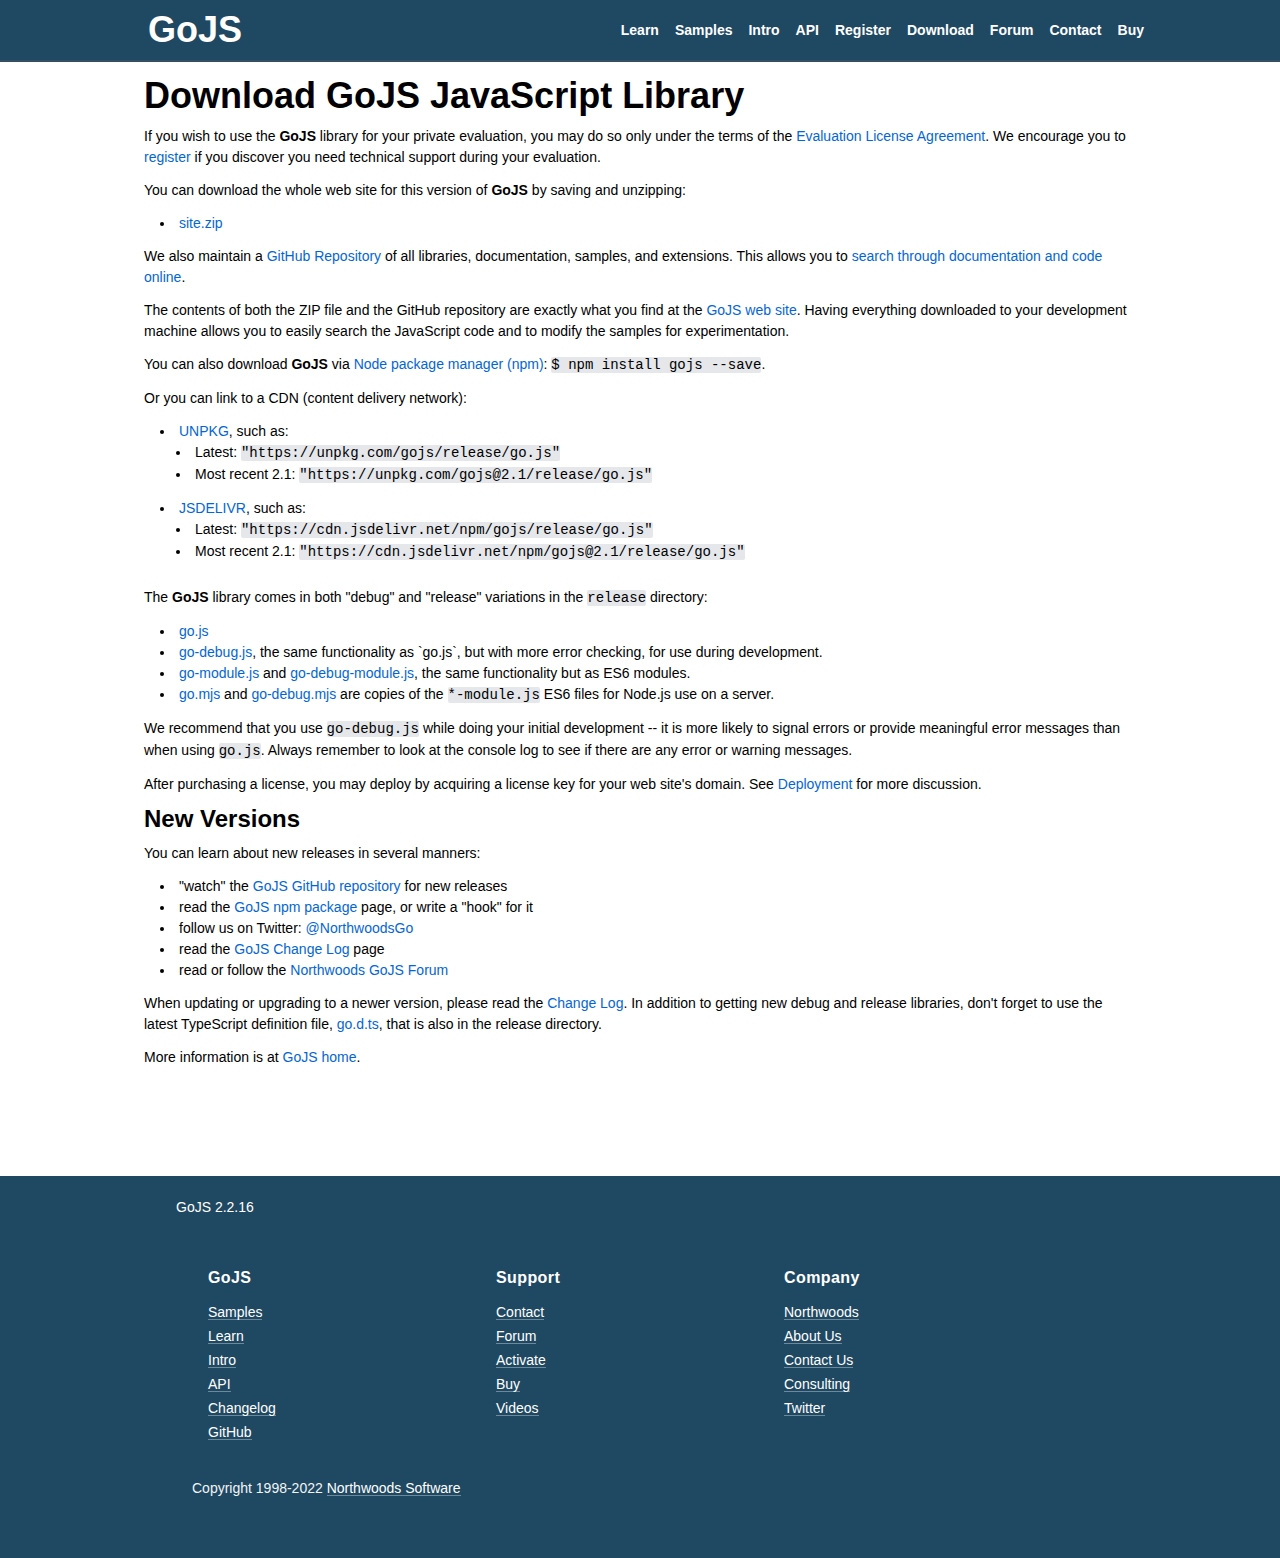
<file: gojs/download.html>
<!DOCTYPE html>
<html lang="en">
  <head>
    
<meta charset="utf-8"/>
<meta name="viewport" content="width=device-width, initial-scale=1, shrink-to-fit=no, viewport-fit=cover"/>
<meta name="description" content="Download the GoJS JavaScript Library"/><link rel="stylesheet" href="./assets/css/style.css"/> 
<!-- Copyright 1998-2022 by Northwoods Software Corporation. -->    <title>Download GoJS</title>
    <link rel="stylesheet" href="./assets/css/prism.css"  />
  </head>

  <body>
  <nav id="navTop" class="w-full z-30 top-0 text-white bg-nwoods-primary">
    <div class="w-full container max-w-screen-lg mx-auto flex flex-wrap sm:flex-nowrap items-center justify-between mt-0 py-2">
      <div class="md:pl-4">
        <a class="text-white hover:text-white no-underline hover:no-underline
        font-bold text-2xl lg:text-4xl rounded-lg hover:bg-nwoods-secondary " href=".">
          <h1 class="mb-0 p-1 ">GoJS</h1>
        </a>
      </div>
      <button id="topnavButton" class="rounded-lg sm:hidden focus:outline-none focus:ring" aria-label="Navigation">
        <svg fill="currentColor" viewBox="0 0 20 20" class="w-6 h-6">
          <path id="topnavOpen" fill-rule="evenodd" d="M3 5a1 1 0 011-1h12a1 1 0 110 2H4a1 1 0 01-1-1zM3 10a1 1 0 011-1h12a1 1 0 110 2H4a1 1 0 01-1-1zM9 15a1 1 0 011-1h6a1 1 0 110 2h-6a1 1 0 01-1-1z" clip-rule="evenodd"></path>
          <path id="topnavClosed" class="hidden" fill-rule="evenodd" d="M4.293 4.293a1 1 0 011.414 0L10 8.586l4.293-4.293a1 1 0 111.414 1.414L11.414 10l4.293 4.293a1 1 0 01-1.414 1.414L10 11.414l-4.293 4.293a1 1 0 01-1.414-1.414L8.586 10 4.293 5.707a1 1 0 010-1.414z" clip-rule="evenodd"></path>
        </svg>
      </button>
      <div id="topnavList" class="hidden sm:block items-center w-auto mt-0 text-white p-0 z-20">
        <ul class="list-reset list-none font-semibold flex justify-end flex-wrap sm:flex-nowrap items-center px-0 pb-0">
          <li class="p-1 sm:p-0"><a class="topnav-link" href="./learn/">Learn</a></li>
          <li class="p-1 sm:p-0"><a class="topnav-link" href="./samples/">Samples</a></li>
          <li class="p-1 sm:p-0"><a class="topnav-link" href="./intro/">Intro</a></li>
          <li class="p-1 sm:p-0"><a class="topnav-link" href="./api/">API</a></li>
          <li class="p-1 sm:p-0"><a class="topnav-link" href="https://www.nwoods.com/products/register.html">Register</a></li>
          <li class="p-1 sm:p-0"><a class="topnav-link" href="./download.html">Download</a></li>
          <li class="p-1 sm:p-0"><a class="topnav-link" href="https://forum.nwoods.com/c/gojs/11">Forum</a></li>
          <li class="p-1 sm:p-0"><a class="topnav-link" href="https://www.nwoods.com/contact.html"
           target="_blank" rel="noopener" onclick="getOutboundLink('https://www.nwoods.com/contact.html', 'contact');">Contact</a></li>
          <li class="p-1 sm:p-0"><a class="topnav-link" href="https://www.nwoods.com/sales/index.html"
           target="_blank" rel="noopener" onclick="getOutboundLink('https://www.nwoods.com/sales/index.html', 'buy');">Buy</a></li>
        </ul>
      </div>
    </div>
    <hr class="border-b border-gray-600 opacity-50 my-0 py-0" />
  </nav>
    
    <div class="container max-w-5xl mx-auto mb-8">
      
      
      <div class="pt-4 px-2 lg:px-4 pb-16 w-full overflow-hidden">
<h1>Download GoJS JavaScript Library</h1>

<p>
  If you wish to use the <b>GoJS</b> library for your private evaluation,
  you may do so only under the terms of the <a href="license.html" target="_blank">Evaluation License Agreement</a>.
  We encourage you to <a href="https://nwoods.com/register.html" target="_blank">register</a> if you discover you need technical support during your evaluation.
</p>
<p>
  You can download the whole web site for this version of <b>GoJS</b> by saving and unzipping:
</p>
<ul>
  <li><a id="ziplink" href="site.zip">site.zip</a></li>
</ul>
<p>
  We also maintain a <a href="https://github.com/NorthwoodsSoftware/GoJS">GitHub Repository</a> of all libraries, documentation, samples, and extensions.
  This allows you to <a href="https://github.com/NorthwoodsSoftware/GoJS/search?q=setDataProperty&amp;type=Code">search through documentation and code online</a>.
</p>
<p>
  The contents of both the ZIP file and the GitHub repository are exactly what you find at the <a href="index.html">GoJS web site</a>.
  Having everything downloaded to your development machine allows you to easily search the JavaScript code and to modify the samples for experimentation.
</p>
<p>
  You can also download <b>GoJS</b> via <a href="https://www.npmjs.com/package/gojs" target="_blank">Node package manager (npm)</a>:
  <code>$ npm install gojs --save</code>.
</p>
<p>
  Or you can link to a CDN (content delivery network):
</p>
<ul>
  <li>
    <a href="https://unpkg.com" target="_blank">UNPKG</a>, such as:
    <ul>
      <li>
        Latest: <code>"https://unpkg.com/gojs/release/go.js"</code>
      </li>
      <li>
        Most recent 2.1: <code>"https://unpkg.com/gojs@2.1/release/go.js"</code>
      </li>
    </ul>
  </li>
  <li>
    <a href="https://www.jsdelivr.com/package/npm/gojs" target="_blank">JSDELIVR</a>, such as:
    <ul>
      <li>
        Latest: <code>"https://cdn.jsdelivr.net/npm/gojs/release/go.js"</code>
      </li>
      <li>
        Most recent 2.1: <code>"https://cdn.jsdelivr.net/npm/gojs@2.1/release/go.js"</code>
      </li>
    </ul>
  </li>
  <!--<li>
    <a href="https://cdnjs.com/libraries/gojs" target="_blank">CDNJS</a>, such as:
    <ul>
      <li>
        Specific version: <code>"https://cdnjs.cloudflare.com/ajax/libs/gojs/2.1.5/go.js"</code>
      </li>
    </ul>
  </li>-->
</ul>
<p>
  The <b>GoJS</b> library comes in both "debug" and "release" variations in the <code>release</code> directory:
</p>
<ul>
  <li><a href="release/go.js">go.js</a></li>
  <li><a href="release/go-debug.js">go-debug.js</a>,
      the same functionality as `go.js`, but with more error checking, for use during development.</li>
  <li><a href="release/go-module.js">go-module.js</a> and <a href="release/go-debug-module.js">go-debug-module.js</a>,
      the same functionality but as ES6 modules.</li>
  <li><a href="release/go.mjs">go.mjs</a> and <a href="release/go-debug.mjs">go-debug.mjs</a>
      are copies of the <code>*-module.js</code> ES6 files for Node.js use on a server.</li>
</ul>
<p>
  We recommend that you use <code>go-debug.js</code> while doing your initial development --
  it is more likely to signal errors or provide meaningful error messages than when using <code>go.js</code>.
  Always remember to look at the console log to see if there are any error or warning messages.
</p>
<p>
  After purchasing a license, you may deploy by acquiring a license key for your web site's domain.
  See <a href="intro/deployment.html">Deployment</a> for more discussion.
</p>

<h3>New Versions</h3>
<p>
  You can learn about new releases in several manners:
</p>
<ul>
  <li>"watch" the <a href="https://github.com/NorthwoodsSoftware/GoJS" target="_blank">GoJS GitHub repository</a> for new releases</li>
  <li>read the <a href="https://www.npmjs.com/package/gojs" target="_blank">GoJS npm package</a> page, or write a "hook" for it</li>
  <li>follow us on Twitter: <a href="https://twitter.com/northwoodsgo" target="_blank">@NorthwoodsGo</a></li>
  <li>read the <a href="https://gojs.net/latest/changelog.html" target="_blank">GoJS Change Log</a> page</li>
  <li>read or follow the <a href="https://forum.nwoods.com/c/gojs" target="_blank">Northwoods GoJS Forum</a></li>
</ul>
<p>
  When updating or upgrading to a newer version, please read the <a href="changelog.html" target="_blank">Change Log</a>.
  In addition to getting new debug and release libraries, don't forget to use the latest TypeScript definition file,
  <a href="release/go.d.ts">go.d.ts</a>, that is also in the release directory.
</p>
<p>
  More information is at <a href="index.html">GoJS home</a>.
</p>

</div>


<script type="text/javascript">
  document.getElementById('ziplink').addEventListener('click', function() {
    ga('send', 'event', 'button', 'click', 'download-zip');
  });
</script>

      </div>
    </div>
  
  <div class="bg-nwoods-primary">
    <section class="max-w-screen-lg text-white container mx-auto py-2 px-12">
      <p id="version" class="leading-none mb-2 my-4">GoJS</p>
    </section>
  </div><footer class="bg-nwoods-primary text-white">
  <div class="container max-w-screen-lg mx-auto  px-8">
    <div class="w-full py-6">

        <div class="max-w-screen-lg xl:max-w-screen-xl mx-auto px-4 sm:px-6 md:px-8">
          <ul class="text-sm font-medium pb-6 grid grid-cols-2 sm:grid-cols-3 gap-y-10">
            <li class="list-none row-span-2">
              <h2 class="text-base font-semibold tracking-wide">GoJS</h2>
              <ul class="list-none space-y-4 md:space-y-1 px-0">
                <li>
                  <a href="./samples/index.html">Samples</a>
                </li>
                <li>
                  <a href="./learn/index.html">Learn</a>
                </li>
                <li>
                  <a href="./intro/index.html">Intro</a>
                </li>
                <li>
                  <a href="./api/index.html">API</a>
                </li>
                <li>
                  <a href="./changelog.html">Changelog</a>
                </li>
                <li>
                  <a href="https://github.com/NorthwoodsSoftware/GoJS">GitHub</a>
                </li>
              </ul>
            </li>
            <li class="list-none row-span-2">
              <h2 class="text-base font-semibold tracking-wide">Support</h2>
              <ul class="list-none space-y-4 md:space-y-1 px-0">
                <li>
                  <a href="https://www.nwoods.com/contact.html"
                  target="_blank" rel="noopener" onclick="getOutboundLink('https://www.nwoods.com/contact.html', 'contact');">Contact</a>
                </li>
                <li>
                  <a href="https://forum.nwoods.com/c/gojs">Forum</a>
                </li>
                <li>
                  <a href="https://www.nwoods.com/app/activate.aspx?sku=gojs">Activate</a>
                </li>
                <li>
                  <a href="https://www.nwoods.com/sales/index.html"
                  target="_blank" rel="noopener" onclick="getOutboundLink('https://www.nwoods.com/sales/index.html', 'buy');">Buy</a>
                </li>
                <li>
                  <a href="https://www.youtube.com/channel/UC9We8EoX596-6XFjJDtZIDg">Videos</a>
                </li>
              </ul>
            </li>
            <li class="list-none row-span-2">
              <h2 class="text-base font-semibold tracking-wide">Company</h2>
              <ul class="list-none space-y-4 md:space-y-1 px-0">
                <li>
                  <a target="_blank" href="https://www.nwoods.com">Northwoods</a>
                </li>
                <li>
                  <a target="_blank" href="https://www.nwoods.com/about.html">About Us</a>
                </li>
                <li>
                  <a target="_blank" href="https://www.nwoods.com/contact.html">Contact Us</a>
                </li>
                <li>
                  <a target="_blank" href="https://www.nwoods.com/consulting.html">Consulting</a>
                </li>
                <li>
                  <a target="_blank" href="https://twitter.com/northwoodsgo">Twitter</a>
                </li>

              </ul>
            </li>
          </ul>


      <p class="text-sm text-gray-100 md:mb-6">
        Copyright 1998-2022 <a class="text-white" href="https://www.nwoods.com">Northwoods Software</a>
      </p>
    </div>
  </div>
</footer>  </body>

<script async src="https://www.googletagmanager.com/gtag/js?id=G-S5QK8VSK84"></script> 
<script>
  window.dataLayer = window.dataLayer || [];
  function gtag(){dataLayer.push(arguments);}
  gtag('js', new Date()); gtag('config', 'G-S5QK8VSK84');
  var getOutboundLink = function(url, label) {
    gtag('event', 'click', {
      'event_category': 'outbound',
      'event_label': label,
      'transport_type': 'beacon'
    });
  }

  // topnav
  var topButton = document.getElementById("topnavButton");
  var topnavList = document.getElementById("topnavList");
  topButton.addEventListener("click", function() {
    this.classList.toggle("active");
    topnavList.classList.toggle("hidden");
    document.getElementById("topnavOpen").classList.toggle("hidden");
    document.getElementById("topnavClosed").classList.toggle("hidden");
  });
</script>
  <script src="./assets/js/prism.js"></script>
  <script src="./release/go.js"></script>
  <script src="./assets/js/goDoc.js"></script>
  <script>
    document.addEventListener("DOMContentLoaded", function() {
      if (window.go) {
        var p = document.getElementById('ver');
        if (p !== null) p.textContent = ("Version: " + go.version);
        document.getElementById('version').textContent = "GoJS " + go.version;
      }
      if (window.goDoc) window.goDoc();
    });
  </script>
</html>
</file>
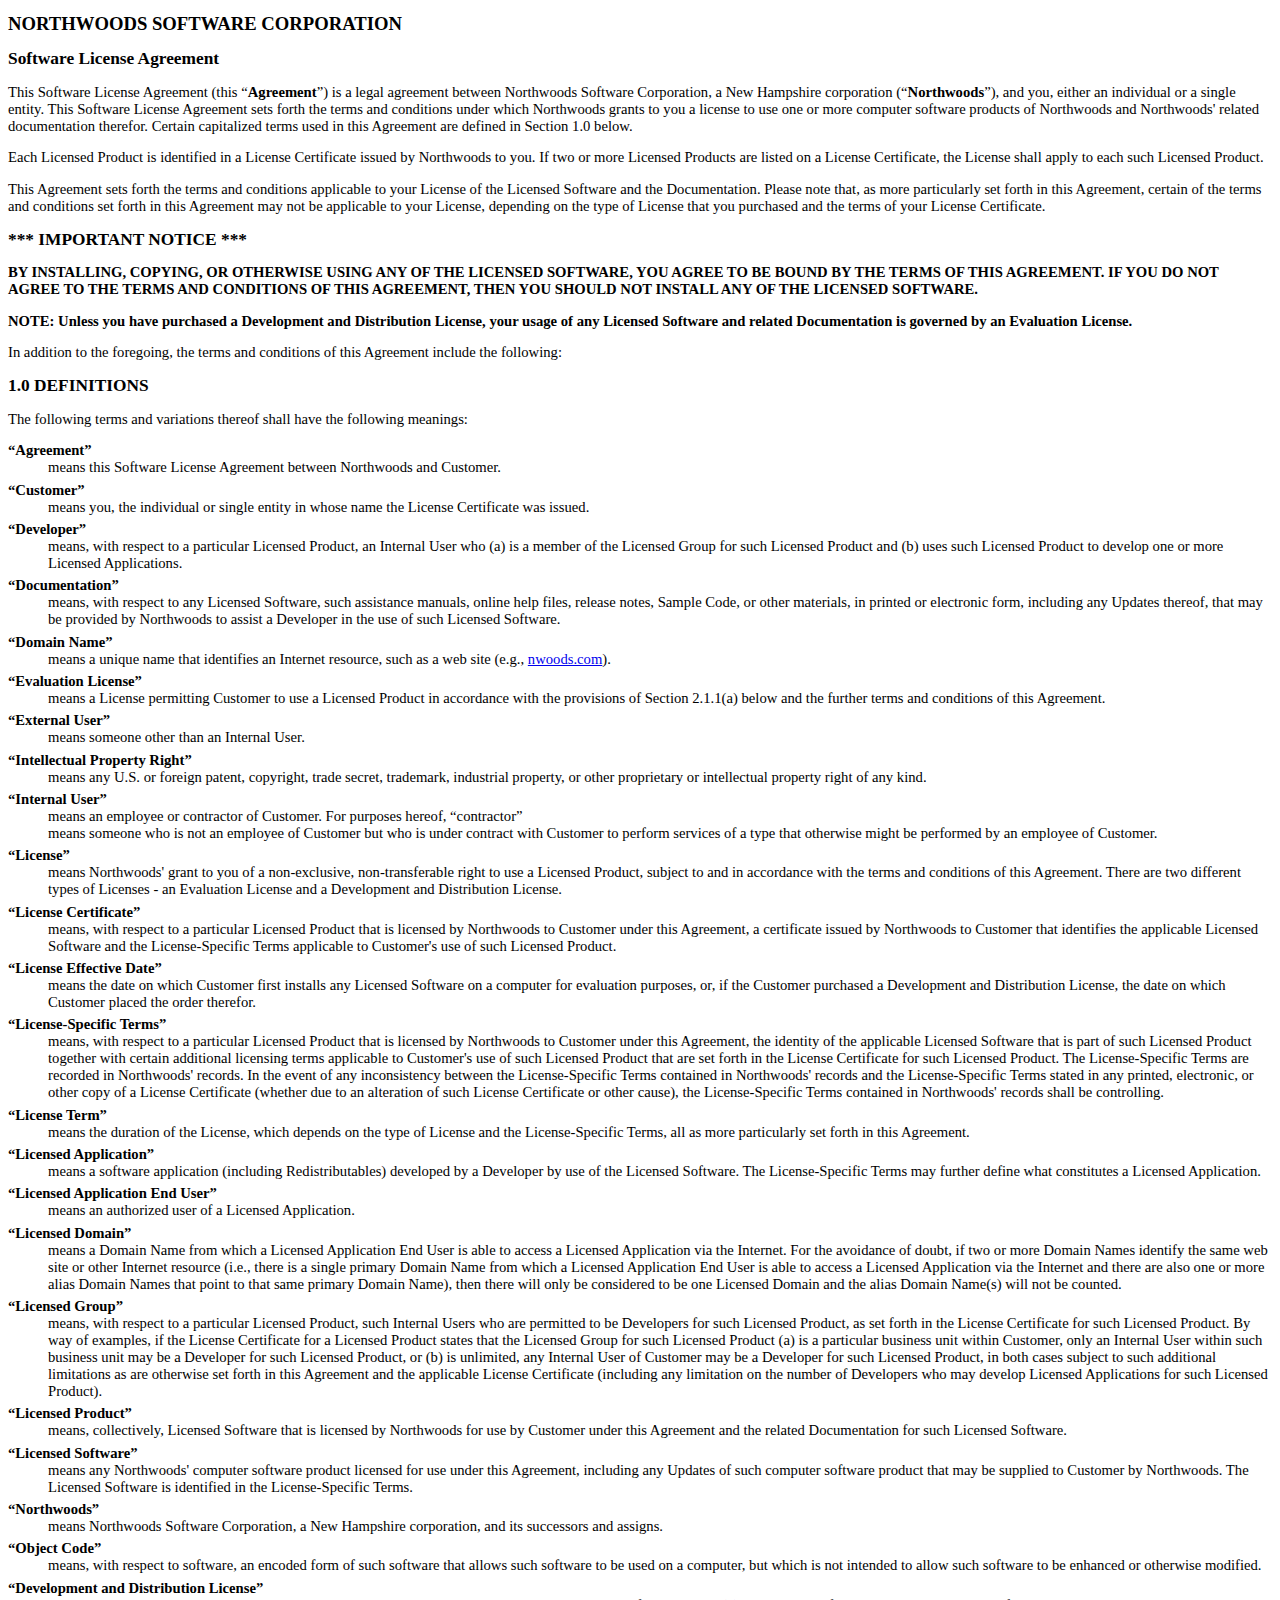
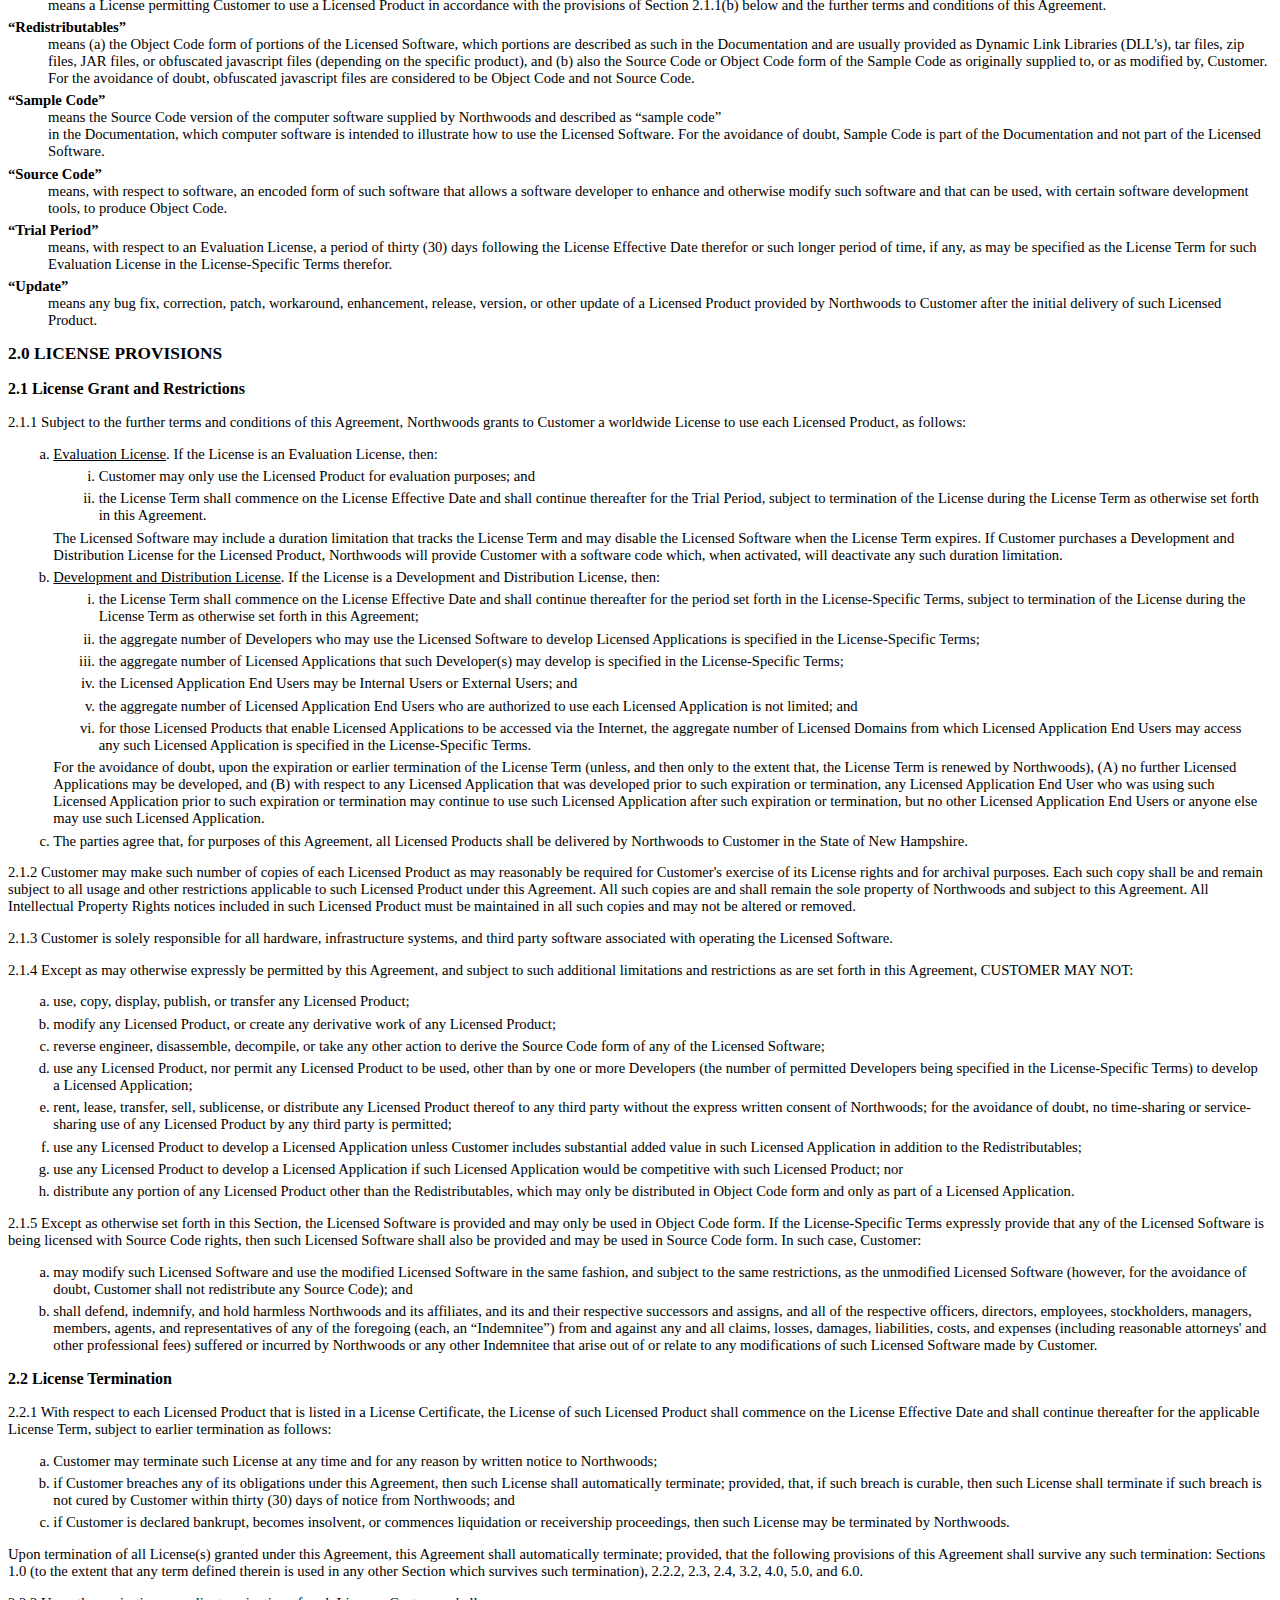
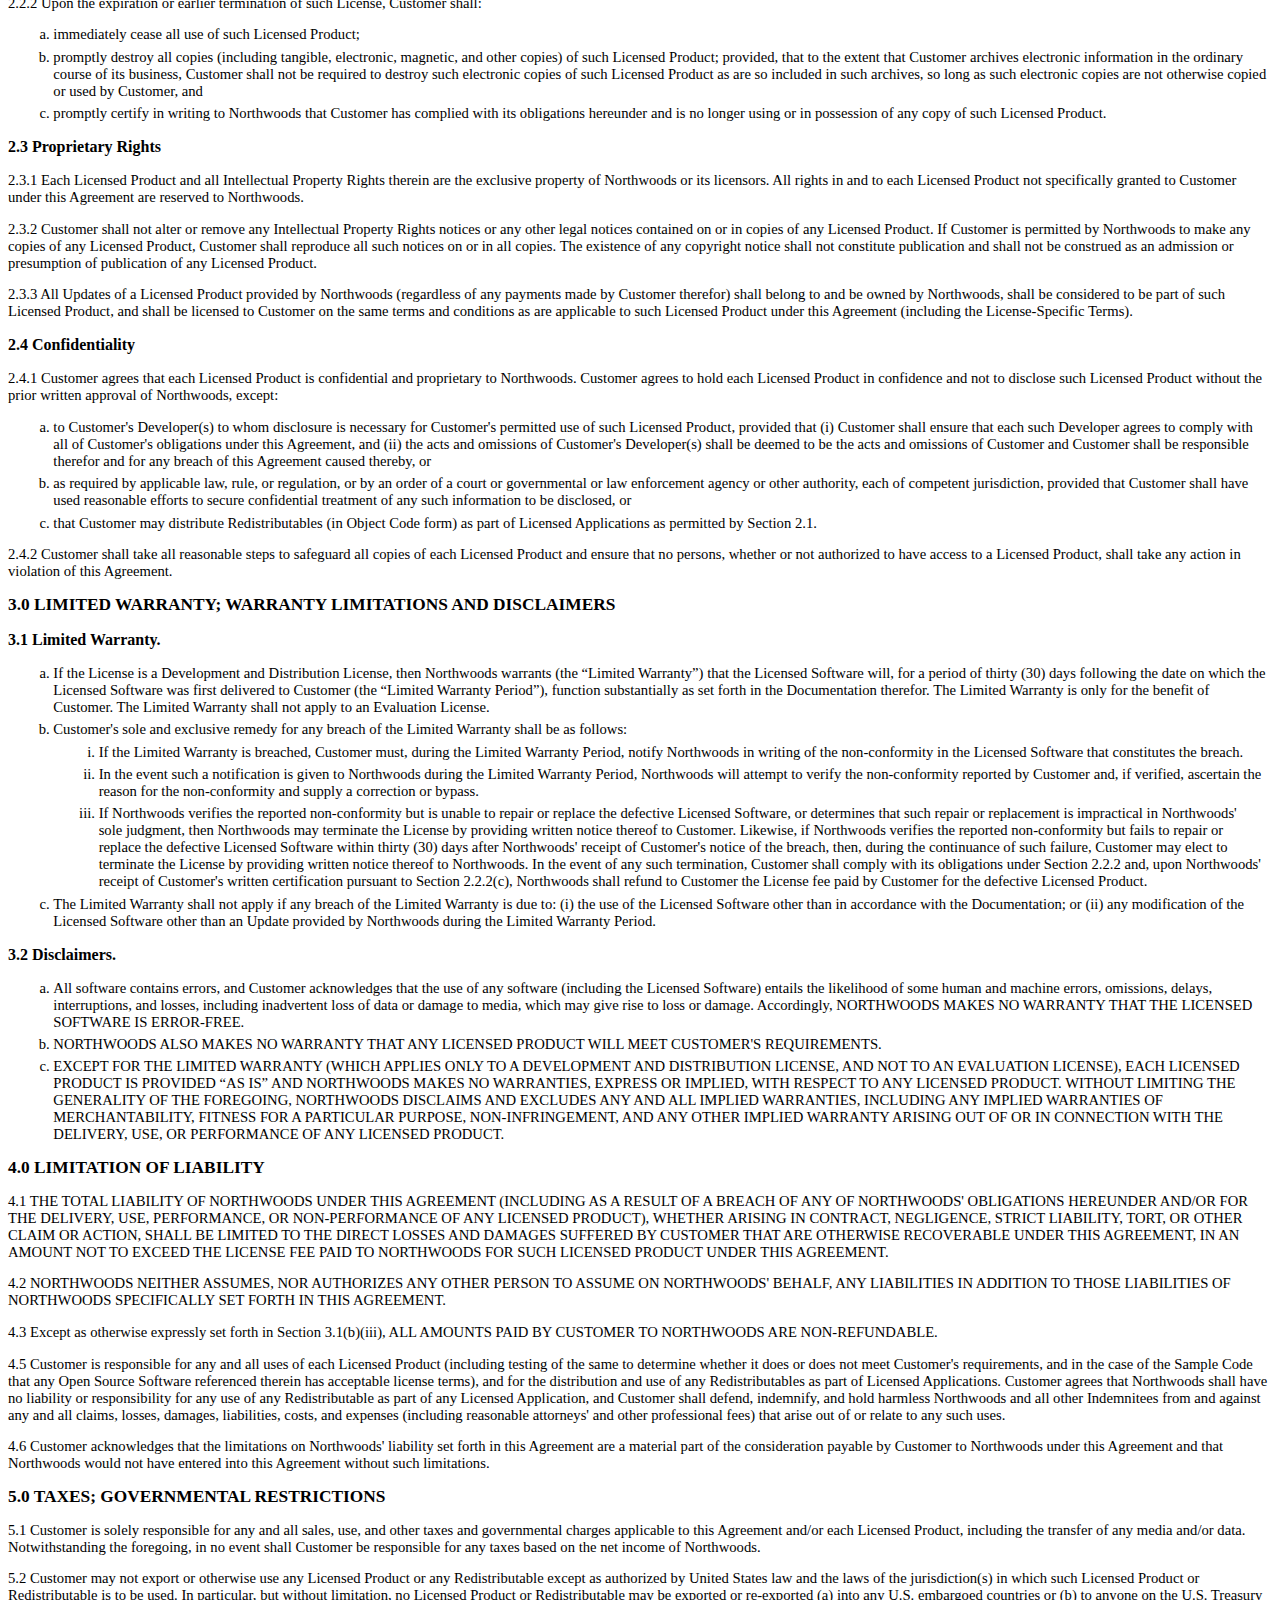
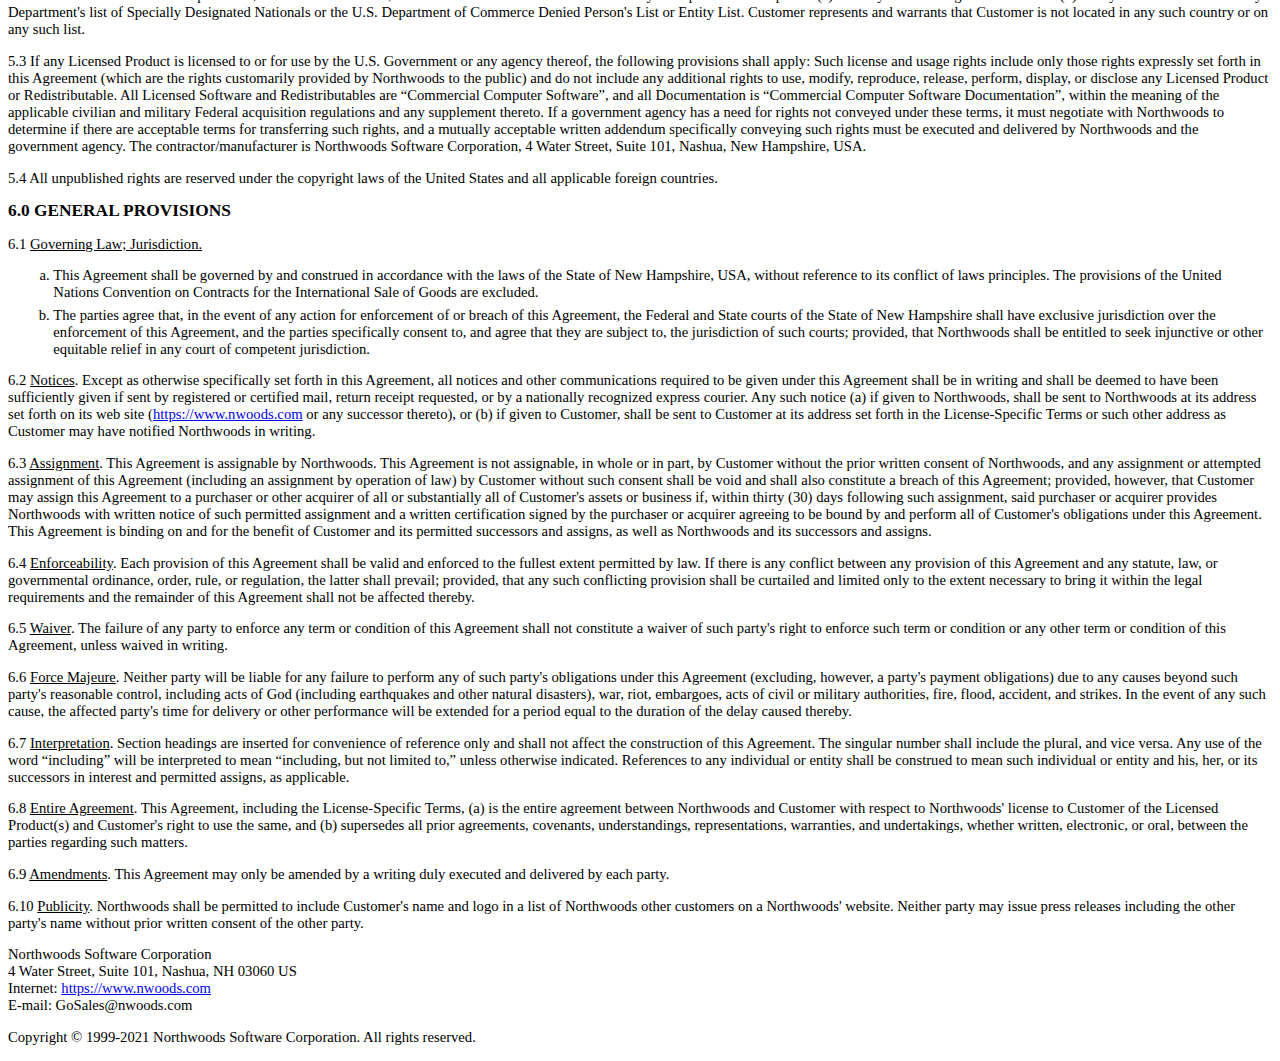
<file: gojs/license.html>
<!DOCTYPE html>
<html>
<head>
  <title>Software License Agreement for Northwoods Software</title>

  <style>
    body { font-size: 11pt; }
    h1 { font-size: 14pt; }
    h2 { font-size: 13pt; }
    h3 { font-size: 12pt; }
    dt { font-weight: bold; margin-top: 4pt; }
    li { margin: 4pt; }
  </style>
</head>
<body>
<h1>NORTHWOODS SOFTWARE CORPORATION</h1>

<h2>Software License Agreement</h2>

<p>This Software License Agreement (this &ldquo;<b>Agreement</b>&rdquo;) is a legal agreement between Northwoods Software Corporation, a New Hampshire corporation (&ldquo;<b>Northwoods</b>&rdquo;), and you, either an individual or a single entity.  This Software License Agreement sets forth the terms and conditions under which Northwoods grants to you a license to use one or more computer software products of Northwoods and Northwoods' related documentation therefor.  Certain capitalized terms used in this Agreement are defined in Section 1.0 below.</p>

<p>Each Licensed Product is identified in a License Certificate issued by Northwoods to you.  If two or more Licensed Products are listed on a License Certificate, the License shall apply to each such Licensed Product.</p>

<p>This Agreement sets forth the terms and conditions applicable to your License of the Licensed Software and the Documentation.  Please note that, as more particularly set forth in this Agreement, certain of the terms and conditions set forth in this Agreement may not be applicable to your License, depending on the type of License that you purchased and the terms of your License Certificate.</p>

<h2>***   IMPORTANT NOTICE   ***</h2>

<p><strong>BY INSTALLING, COPYING, OR OTHERWISE USING ANY OF THE LICENSED SOFTWARE, YOU AGREE TO BE BOUND BY THE TERMS OF THIS AGREEMENT.  IF YOU DO NOT AGREE TO THE TERMS AND CONDITIONS OF THIS AGREEMENT, THEN YOU SHOULD NOT INSTALL ANY OF THE LICENSED SOFTWARE.</strong></p>

<p><strong>NOTE: Unless you have purchased a Development and Distribution License, your usage of any Licensed Software and related Documentation is governed by an Evaluation License.</strong></p>

<p>In addition to the foregoing, the terms and conditions of this Agreement include the following:</p>

<h2>1.0	DEFINITIONS</h2>

<p>The following terms and variations thereof shall have the following meanings:</p>

<dl>
  <dt>&ldquo;Agreement&rdquo;</dt><dd>means this Software License Agreement between Northwoods and Customer.</dd>
  <dt>&ldquo;Customer&rdquo;</dt><dd>means you, the individual or single entity in whose name the License Certificate was issued.</dd>
  <dt>&ldquo;Developer&rdquo;</dt><dd>means, with respect to a particular Licensed Product, an Internal User who (a) is a member of the Licensed Group for such Licensed Product and (b) uses such Licensed Product to develop one or more Licensed Applications.</dd>
  <dt>&ldquo;Documentation&rdquo;</dt><dd>means, with respect to any Licensed Software, such assistance manuals, online help files, release notes, Sample Code, or other materials, in printed or electronic form, including any Updates thereof, that may be provided by Northwoods to assist a Developer in the use of such Licensed Software.</dd>
  <dt>&ldquo;Domain Name&rdquo;</dt><dd>means a unique name that identifies an Internet resource, such as a web site (e.g., <a href="https://www.nwoods.com">nwoods.com</a>).</dd>
  <dt>&ldquo;Evaluation License&rdquo;</dt><dd>means a License permitting Customer to use a Licensed Product in accordance with the provisions of Section 2.1.1(a) below and the further terms and conditions of this Agreement.</dd>
  <dt>&ldquo;External User&rdquo;</dt><dd>means someone other than an Internal User.</dd>
  <dt>&ldquo;Intellectual Property Right&rdquo;</dt><dd>means any U.S. or foreign patent, copyright, trade secret, trademark, industrial property, or other proprietary or intellectual property right of any kind.</dd>
  <dt>&ldquo;Internal User&rdquo;</dt><dd>means an employee or contractor of Customer.  For purposes hereof, &ldquo;contractor&rdquo;</dt><dd>means someone who is not an employee of Customer but who is under contract with Customer to perform services of a type that otherwise might be performed by an employee of Customer.</dd>
  <dt>&ldquo;License&rdquo;</dt><dd>means Northwoods' grant to you of a non-exclusive, non-transferable right to use a Licensed Product, subject to and in accordance with the terms and conditions of this Agreement.  There are two different types of Licenses - an Evaluation License and a Development and Distribution License.</dd>
  <dt>&ldquo;License Certificate&rdquo;</dt><dd>means, with respect to a particular Licensed Product that is licensed by Northwoods to Customer under this Agreement, a certificate issued by Northwoods to Customer that identifies the applicable Licensed Software and the License-Specific Terms applicable to Customer's use of such Licensed Product.</dd>
  <dt>&ldquo;License Effective Date&rdquo;</dt><dd>means the date on which Customer first installs any Licensed Software on a computer for evaluation purposes, or, if the Customer purchased a Development and Distribution License, the date on which Customer placed the order therefor.</dd>
  <dt>&ldquo;License-Specific Terms&rdquo;</dt><dd>means, with respect to a particular Licensed Product that is licensed by Northwoods to Customer under this Agreement, the identity of the applicable Licensed Software that is part of such Licensed Product together with certain additional licensing terms applicable to Customer's use of such Licensed Product that are set forth in the License Certificate for such Licensed Product.  The License-Specific Terms are recorded in Northwoods' records.  In the event of any inconsistency between the License-Specific Terms contained in Northwoods' records and the License-Specific Terms stated in any printed, electronic, or other copy of a License Certificate (whether due to an alteration of such License Certificate or other cause), the License-Specific Terms contained in Northwoods' records shall be controlling.</dd>
  <dt>&ldquo;License Term&rdquo;</dt><dd>means the duration of the License, which depends on the type of License and the License-Specific Terms, all as more particularly set forth in this Agreement.</dd>
  <dt>&ldquo;Licensed Application&rdquo;</dt><dd>means a software application (including Redistributables) developed by a Developer by use of the Licensed Software.  The License-Specific Terms may further define what constitutes a Licensed Application.</dd>
  <dt>&ldquo;Licensed Application End User&rdquo;</dt><dd>means an authorized user of a Licensed Application.</dd>
  <dt>&ldquo;Licensed Domain&rdquo;</dt><dd>means a Domain Name from which a Licensed Application End User is able to access a Licensed Application via the Internet.  For the avoidance of doubt, if two or more Domain Names identify the same web site or other Internet resource (i.e., there is a single primary Domain Name from which a Licensed Application End User is able to access a Licensed Application via the Internet and there are also one or more alias Domain Names that point to that same primary Domain Name), then there will only be considered to be one Licensed Domain and the alias Domain Name(s) will not be counted.</dd>
  <dt>&ldquo;Licensed Group&rdquo;</dt><dd>means, with respect to a particular Licensed Product, such Internal Users who are permitted to be Developers for such Licensed Product, as set forth in the License Certificate for such Licensed Product.  By way of examples, if the License Certificate for a Licensed Product states that the Licensed Group for such Licensed Product (a) is a particular business unit within Customer, only an Internal User within such business unit may be a Developer for such Licensed Product, or (b) is unlimited, any Internal User of Customer may be a Developer for such Licensed Product, in both cases subject to such additional limitations as are otherwise set forth in this Agreement and the applicable License Certificate (including any limitation on the number of Developers who may develop Licensed Applications for such Licensed Product).</dd>
  <dt>&ldquo;Licensed Product&rdquo;</dt><dd>means, collectively, Licensed Software that is licensed by Northwoods for use by Customer under this Agreement and the related Documentation for such Licensed Software.</dd>
  <dt>&ldquo;Licensed Software&rdquo;</dt><dd>means any Northwoods' computer software product licensed for use under this Agreement, including any Updates of such computer software product that may be supplied to Customer by Northwoods.  The Licensed Software is identified in the License-Specific Terms.</dd>
  <dt>&ldquo;Northwoods&rdquo;</dt><dd>means Northwoods Software Corporation, a New Hampshire corporation, and its successors and assigns.</dd>
  <dt>&ldquo;Object Code&rdquo;</dt><dd>means, with respect to software, an encoded form of such software that allows such software to be used on a computer, but which is not intended to allow such software to be enhanced or otherwise modified.</dd>
  <dt>&ldquo;Development and Distribution License&rdquo;</dt><dd>means a License permitting Customer to use a Licensed Product in accordance with the provisions of Section 2.1.1(b) below and the further terms and conditions of this Agreement.</dd>
  <dt>&ldquo;Redistributables&rdquo;</dt><dd>means (a) the Object Code form of portions of the Licensed Software, which portions are described as such in the Documentation and are usually provided as Dynamic Link Libraries (DLL's), tar files, zip files, JAR files, or obfuscated javascript files (depending on the specific product), and (b) also the Source Code or Object Code form of the Sample Code as originally supplied to, or as modified by, Customer.  For the avoidance of doubt, obfuscated javascript files are considered to be Object Code and not Source Code.</dd>
  <dt>&ldquo;Sample Code&rdquo;</dt><dd>means the Source Code version of the computer software supplied by Northwoods and described as &ldquo;sample code&rdquo;</dt><dd>in the Documentation, which computer software is intended to illustrate how to use the Licensed Software. For the avoidance of doubt, Sample Code is part of the Documentation and not part of the Licensed Software.</dd>
  <dt>&ldquo;Source Code&rdquo;</dt><dd>means, with respect to software, an encoded form of such software that allows a software developer to enhance and otherwise modify such software and that can be used, with certain software development tools, to produce Object Code.</dd>
  <dt>&ldquo;Trial Period&rdquo;</dt><dd>means, with respect to an Evaluation License, a period of thirty (30) days following the License Effective Date therefor or such longer period of time, if any, as may be specified as the License Term for such Evaluation License in the License-Specific Terms therefor.</dd>
  <dt>&ldquo;Update&rdquo;</dt><dd>means any bug fix, correction, patch, workaround, enhancement, release, version, or other update of a Licensed Product provided by Northwoods to Customer after the initial delivery of such Licensed Product.</dd>
</dl>

<h2>2.0	LICENSE PROVISIONS</h2>

<h3>2.1	License Grant and Restrictions</h3>

<p>2.1.1	Subject to the further terms and conditions of this Agreement, Northwoods grants to Customer a worldwide License to use each Licensed Product, as follows:</p>

<ol type="a">
  <li><u>Evaluation License</u>.  If the License is an Evaluation License, then:
    <ol type="i">
      <li>Customer may only use the Licensed Product for evaluation purposes; and</li>
      <li>the License Term shall commence on the License Effective Date and shall continue thereafter for the Trial Period, subject to termination of the License during the License Term as otherwise set forth in this Agreement.</li>
    </ol>
    The Licensed Software may include a duration limitation that tracks the License Term and may disable the Licensed Software when the License Term expires.  If Customer purchases a Development and Distribution License for the Licensed Product, Northwoods will provide Customer with a software code which, when activated, will deactivate any such duration limitation.
  </li>

  <li><u>Development and Distribution License</u>.  If the License is a Development and Distribution License, then:
    <ol type="i">
      <li>the License Term shall commence on the License Effective Date and shall continue thereafter for the period set forth in the License-Specific Terms, subject to termination of the License during the License Term as otherwise set forth in this Agreement;</li>
      <li>the aggregate number of Developers who may use the Licensed Software to develop Licensed Applications is specified in the License-Specific Terms;</li>
      <li>the aggregate number of Licensed Applications that such Developer(s) may develop is specified in the License-Specific Terms;</li>
      <li>the Licensed Application End Users may be Internal Users or External Users; and</li>
      <li>the aggregate number of Licensed Application End Users who are authorized to use each Licensed Application is not limited; and</li>
      <li>for those Licensed Products that enable Licensed Applications to be accessed via the Internet, the aggregate number of Licensed Domains from which Licensed Application End Users may access any such Licensed Application is specified in the License-Specific Terms.</li>
    </ol>
    For the avoidance of doubt, upon the expiration or earlier termination of the License Term (unless, and then only to the extent that, the License Term is renewed by Northwoods), (A) no further Licensed Applications may be developed, and (B) with respect to any Licensed Application that was developed prior to such expiration or termination, any Licensed Application End User who was using such Licensed Application prior to such expiration or termination may continue to use such Licensed Application after such expiration or termination, but no other Licensed Application End Users or anyone else may use such Licensed Application.
  </li>

  <li>
    The parties agree that, for purposes of this Agreement, all Licensed Products shall be delivered by Northwoods to Customer in the State of New Hampshire.
  </li>
</ol>

<p>2.1.2	Customer may make such number of copies of each Licensed Product as may reasonably be required for Customer's exercise of its License rights and for archival purposes.  Each such copy shall be and remain subject to all usage and other restrictions applicable to such Licensed Product under this Agreement.  All such copies are and shall remain the sole property of Northwoods and subject to this Agreement.  All Intellectual Property Rights notices included in such Licensed Product must be maintained in all such copies and may not be altered or removed.</p>

<p>2.1.3	Customer is solely responsible for all hardware, infrastructure systems, and third party software associated with operating the Licensed Software.</p>

<p>2.1.4	Except as may otherwise expressly be permitted by this Agreement, and subject to such additional limitations and restrictions as are set forth in this Agreement, CUSTOMER MAY NOT:</p>

<ol type="a">
  <li>use, copy, display, publish, or transfer any Licensed Product;</li>
  <li>modify any Licensed Product, or create any derivative work of any Licensed Product;</li>
  <li>reverse engineer, disassemble, decompile, or take any other action to derive the Source Code form of any of the Licensed Software;</li>
  <li>use any Licensed Product, nor permit any Licensed Product to be used, other than by one or more Developers (the number of permitted Developers being specified in the License-Specific Terms) to develop a Licensed Application;</li>
  <li>rent, lease, transfer, sell, sublicense, or distribute any Licensed Product thereof to any third party without the express written consent of Northwoods; for the avoidance of doubt, no time-sharing or service-sharing use of any Licensed Product by any third party is permitted;</li>
  <li>use any Licensed Product to develop a Licensed Application unless Customer includes substantial added value in such Licensed Application in addition to the Redistributables;</li>
  <li>use any Licensed Product to develop a Licensed Application if such Licensed Application would be competitive with such Licensed Product; nor</li>
  <li>distribute any portion of any Licensed Product other than the Redistributables, which may only be distributed in Object Code form and only as part of a Licensed Application.</li>
</ol>

<p>2.1.5	Except as otherwise set forth in this Section, the Licensed Software is provided and may only be used in Object Code form.  If the License-Specific Terms expressly provide that any of the Licensed Software is being licensed with Source Code rights, then such Licensed Software shall also be provided and may be used in Source Code form.  In such case, Customer:</p>

<ol type="a">
  <li>may modify such Licensed Software and use the modified Licensed Software in the same fashion, and subject to the same restrictions, as the unmodified Licensed Software (however, for the avoidance of doubt, Customer shall not redistribute any Source Code); and</li>
  <li>shall defend, indemnify, and hold harmless Northwoods and its affiliates, and its and their respective successors and assigns, and all of the respective officers, directors, employees, stockholders, managers, members, agents, and representatives of any of the foregoing (each, an &ldquo;Indemnitee&rdquo;) from and against any and all claims, losses, damages, liabilities, costs, and expenses (including reasonable attorneys' and other professional fees) suffered or incurred by Northwoods or any other Indemnitee that arise out of or relate to any modifications of such Licensed Software made by Customer.</li>
</ol>

<h3>2.2	License Termination</h3>

<p>2.2.1	With respect to each Licensed Product that is listed in a License Certificate, the License of such Licensed Product shall commence on the License Effective Date and shall continue thereafter for the applicable License Term, subject to earlier termination as follows:</p>

<ol type="a">
  <li>Customer may terminate such License at any time and for any reason by written notice to Northwoods;</li>
  <li>if Customer breaches any of its obligations under this Agreement, then such License shall automatically terminate; provided, that, if such breach is curable, then such License shall terminate if such breach is not cured by Customer within thirty (30) days of notice from Northwoods; and</li>
  <li>if Customer is declared bankrupt, becomes insolvent, or commences liquidation or receivership proceedings, then such License may be terminated by Northwoods.</li>
</ol>

<p>Upon termination of all License(s) granted under this Agreement, this Agreement shall automatically terminate; provided, that the following provisions of this Agreement shall survive any such termination:  Sections 1.0 (to the extent that any term defined therein is used in any other Section which survives such termination), 2.2.2, 2.3, 2.4, 3.2, 4.0, 5.0, and 6.0.</p>

<p>2.2.2	Upon the expiration or earlier termination of such License, Customer shall:</p>

<ol type="a">
  <li>immediately cease all use of such Licensed Product;</li>
  <li>promptly destroy all copies (including tangible, electronic, magnetic, and other copies) of such Licensed Product; provided, that to the extent that Customer archives electronic information in the ordinary course of its business, Customer shall not be required to destroy such electronic copies of such Licensed Product as are so included in such archives, so long as such electronic copies are not otherwise copied or used by Customer, and</li>
  <li>promptly certify in writing to Northwoods that Customer has complied with its obligations hereunder and is no longer using or in possession of any copy of such Licensed Product.</li>
</ol>

<h3>2.3	Proprietary Rights</h3>

<p>2.3.1	Each Licensed Product and all Intellectual Property Rights therein are the exclusive property of Northwoods or its licensors.  All rights in and to each Licensed Product not specifically granted to Customer under this Agreement are reserved to Northwoods.</p>

<p>2.3.2	Customer shall not alter or remove any Intellectual Property Rights notices or any other legal notices contained on or in copies of any Licensed Product.  If Customer is permitted by Northwoods to make any copies of any Licensed Product, Customer shall reproduce all such notices on or in all copies.  The existence of any copyright notice shall not constitute publication and shall not be construed as an admission or presumption of publication of any Licensed Product.</p>

<p>2.3.3	All Updates of a Licensed Product provided by Northwoods (regardless of any payments made by Customer therefor) shall belong to and be owned by Northwoods, shall be considered to be part of such Licensed Product, and shall be licensed to Customer on the same terms and conditions as are applicable to such Licensed Product under this Agreement (including the License-Specific Terms).</p>

<h3>2.4	Confidentiality</h3>

<p>2.4.1	Customer agrees that each Licensed Product is confidential and proprietary to Northwoods.  Customer agrees to hold each Licensed Product in confidence and not to disclose such Licensed Product without the prior written approval of Northwoods, except:</p>

<ol type="a">
  <li>to Customer's Developer(s) to whom disclosure is necessary for Customer's permitted use of such Licensed Product, provided that (i) Customer shall ensure that each such Developer agrees to comply with all of Customer's obligations under this Agreement, and (ii) the acts and omissions of Customer's Developer(s) shall be deemed to be the acts and omissions of Customer and Customer shall be responsible therefor and for any breach of this Agreement caused thereby, or</li>
  <li>as required by applicable law, rule, or regulation, or by an order of a court or governmental or law enforcement agency or other authority, each of competent jurisdiction, provided that Customer shall have used reasonable efforts to secure confidential treatment of any such information to be disclosed, or</li>
  <li>that Customer may distribute Redistributables (in Object Code form) as part of Licensed Applications as permitted by Section 2.1.</li>
</ol>

<p>2.4.2	Customer shall take all reasonable steps to safeguard all copies of each Licensed Product and ensure that no persons, whether or not authorized to have access to a Licensed Product, shall take any action in violation of this Agreement.</p>

<h2>3.0	LIMITED WARRANTY; WARRANTY LIMITATIONS AND DISCLAIMERS</h2>

<h3>3.1	Limited Warranty.</h3>

<ol type="a">
  <li>If the License is a Development and Distribution License, then Northwoods warrants (the &ldquo;Limited Warranty&rdquo;) that the Licensed Software will, for a period of thirty (30) days following the date on which the Licensed Software was first delivered to Customer (the &ldquo;Limited Warranty Period&rdquo;), function substantially as set forth in the Documentation therefor.  The Limited Warranty is only for the benefit of Customer.  The Limited Warranty shall not apply to an Evaluation License.</li>
  <li>Customer's sole and exclusive remedy for any breach of the Limited Warranty shall be as follows:
    <ol type="i">
      <li>If the Limited Warranty is breached, Customer must, during the Limited Warranty Period, notify Northwoods in writing of the non-conformity in the Licensed Software that constitutes the breach.</li>
      <li>In the event such a notification is given to Northwoods during the Limited Warranty Period, Northwoods will attempt to verify the non-conformity reported by Customer and, if verified, ascertain the reason for the non-conformity and supply a correction or bypass.</li>
      <li>If Northwoods verifies the reported non-conformity but is unable to repair or replace the defective Licensed Software, or determines that such repair or replacement is impractical in Northwoods' sole judgment, then Northwoods may terminate the License by providing written notice thereof to Customer.  Likewise, if Northwoods verifies the reported non-conformity but fails to repair or replace the defective Licensed Software within thirty (30) days after Northwoods' receipt of Customer's notice of the breach, then, during the continuance of such failure, Customer may elect to terminate the License by providing written notice thereof to Northwoods.  In the event of any such termination, Customer shall comply with its obligations under Section 2.2.2 and, upon Northwoods' receipt of Customer's written certification pursuant to Section 2.2.2(c), Northwoods shall refund to Customer the License fee paid by Customer for the defective Licensed Product.</li>
    </ol>
  </li>
  <li>The Limited Warranty shall not apply if any breach of the Limited Warranty is due to: (i) the use of the Licensed Software other than in accordance with the Documentation; or (ii) any modification of the Licensed Software other than an Update provided by Northwoods during the Limited Warranty Period.</li>
</ol>

<h3>3.2	Disclaimers.</h3>

<ol type="a">
  <li>All software contains errors, and Customer acknowledges that the use of any software (including the Licensed Software) entails the likelihood of some human and machine errors, omissions, delays, interruptions, and losses, including inadvertent loss of data or damage to media, which may give rise to loss or damage.  Accordingly, NORTHWOODS MAKES NO WARRANTY THAT THE LICENSED SOFTWARE IS ERROR-FREE.</li>
  <li>NORTHWOODS ALSO MAKES NO WARRANTY THAT ANY LICENSED PRODUCT WILL MEET CUSTOMER'S REQUIREMENTS.</li>
  <li>EXCEPT FOR THE LIMITED WARRANTY (WHICH APPLIES ONLY TO A DEVELOPMENT AND DISTRIBUTION LICENSE, AND NOT TO AN EVALUATION LICENSE), EACH LICENSED PRODUCT IS PROVIDED &ldquo;AS IS&rdquo; AND NORTHWOODS MAKES NO WARRANTIES, EXPRESS OR IMPLIED, WITH RESPECT TO ANY LICENSED PRODUCT.  WITHOUT LIMITING THE GENERALITY OF THE FOREGOING, NORTHWOODS DISCLAIMS AND EXCLUDES ANY AND ALL IMPLIED WARRANTIES, INCLUDING ANY IMPLIED WARRANTIES OF MERCHANTABILITY, FITNESS FOR A PARTICULAR PURPOSE, NON-INFRINGEMENT, AND ANY OTHER IMPLIED WARRANTY ARISING OUT OF OR IN CONNECTION WITH THE DELIVERY, USE, OR PERFORMANCE OF ANY LICENSED PRODUCT.</li>
</ol>

<h2>4.0	LIMITATION OF LIABILITY</h2>

<p>4.1	THE TOTAL LIABILITY OF NORTHWOODS UNDER THIS AGREEMENT (INCLUDING AS A RESULT OF A BREACH OF ANY OF NORTHWOODS' OBLIGATIONS HEREUNDER AND/OR FOR THE DELIVERY, USE, PERFORMANCE, OR NON-PERFORMANCE OF ANY LICENSED PRODUCT), WHETHER ARISING IN CONTRACT, NEGLIGENCE, STRICT LIABILITY, TORT, OR OTHER CLAIM OR ACTION, SHALL BE LIMITED TO THE DIRECT LOSSES AND DAMAGES SUFFERED BY CUSTOMER THAT ARE OTHERWISE RECOVERABLE UNDER THIS AGREEMENT, IN AN AMOUNT NOT TO EXCEED THE LICENSE FEE PAID TO NORTHWOODS FOR SUCH LICENSED PRODUCT UNDER THIS AGREEMENT.</p>

<p>4.2	NORTHWOODS NEITHER ASSUMES, NOR AUTHORIZES ANY OTHER PERSON TO ASSUME ON NORTHWOODS' BEHALF, ANY LIABILITIES IN ADDITION TO THOSE LIABILITIES OF NORTHWOODS SPECIFICALLY SET FORTH IN THIS AGREEMENT.</p>

<p>4.3	Except as otherwise expressly set forth in Section 3.1(b)(iii), ALL AMOUNTS PAID BY CUSTOMER TO NORTHWOODS ARE NON-REFUNDABLE.</p>

<p>4.5	Customer is responsible for any and all uses of each Licensed Product (including testing of the same to determine whether it does or does not meet Customer's requirements, and in the case of the Sample Code that any Open Source Software referenced therein has acceptable license terms), and for the distribution and use of any Redistributables as part of Licensed Applications.  Customer agrees that Northwoods shall have no liability or responsibility for any use of any Redistributable as part of any Licensed Application, and Customer shall defend, indemnify, and hold harmless Northwoods and all other Indemnitees from and against any and all claims, losses, damages, liabilities, costs, and expenses (including reasonable attorneys' and other professional fees) that arise out of or relate to any such uses.</p>

<p>4.6	Customer acknowledges that the limitations on Northwoods' liability set forth in this Agreement are a material part of the consideration payable by Customer to Northwoods under this Agreement and that Northwoods would not have entered into this Agreement without such limitations.</p>

<h2>5.0	TAXES; GOVERNMENTAL RESTRICTIONS</h2>

<p>5.1	Customer is solely responsible for any and all sales, use, and other taxes and governmental charges applicable to this Agreement and/or each Licensed Product, including the transfer of any media and/or data.  Notwithstanding the foregoing, in no event shall Customer be responsible for any taxes based on the net income of Northwoods.</p>

<p>5.2	Customer may not export or otherwise use any Licensed Product or any Redistributable except as authorized by United States law and the laws of the jurisdiction(s) in which such Licensed Product or Redistributable is to be used.  In particular, but without limitation, no Licensed Product or Redistributable may be exported or re-exported (a) into any U.S. embargoed countries or (b) to anyone on the U.S. Treasury Department's list of Specially Designated Nationals or the U.S. Department of Commerce Denied Person's List or Entity List.  Customer represents and warrants that Customer is not located in any such country or on any such list.  </p>

<p>5.3	If any Licensed Product is licensed to or for use by the U.S. Government or any agency thereof, the following provisions shall apply:  Such license and usage rights include only those rights expressly set forth in this Agreement (which are the rights customarily provided by Northwoods to the public) and do not include any additional rights to use, modify, reproduce, release, perform, display, or disclose any Licensed Product or Redistributable.  All Licensed Software and Redistributables are &ldquo;Commercial Computer Software&rdquo;, and all Documentation is &ldquo;Commercial Computer Software Documentation&rdquo;, within the meaning of the applicable civilian and military Federal acquisition regulations and any supplement thereto.  If a government agency has a need for rights not conveyed under these terms, it must negotiate with Northwoods to determine if there are acceptable terms for transferring such rights, and a mutually acceptable written addendum specifically conveying such rights must be executed and delivered by Northwoods and the government agency.  The contractor/manufacturer is Northwoods Software Corporation, 4 Water Street, Suite 101, Nashua, New Hampshire, USA.</p>

<p>5.4	All unpublished rights are reserved under the copyright laws of the United States and all applicable foreign countries.</p>

<h2>6.0	GENERAL PROVISIONS</h2>

<p>6.1	<u>Governing Law; Jurisdiction.</u></p>

<ol type="a">
  <li>This Agreement shall be governed by and construed in accordance with the laws of the State of New Hampshire, USA, without reference to its conflict of laws principles.  The provisions of the United Nations Convention on Contracts for the International Sale of Goods are excluded.</li>
  <li>The parties agree that, in the event of any action for enforcement of or breach of this Agreement, the Federal and State courts of the State of New Hampshire shall have exclusive jurisdiction over the enforcement of this Agreement, and the parties specifically consent to, and agree that they are subject to, the jurisdiction of such courts; provided, that Northwoods shall be entitled to seek injunctive or other equitable relief in any court of competent jurisdiction.</li>
</ol>

<p>6.2 <u>Notices</u>.  Except as otherwise specifically set forth in this Agreement, all notices and other communications required to be given under this Agreement shall be in writing and shall be deemed to have been sufficiently given if sent by registered or certified mail, return receipt requested, or by a nationally recognized express courier.  Any such notice (a) if given to Northwoods, shall be sent to Northwoods at its address set forth on its web site (<a href="https://www.nwoods.com">https://www.nwoods.com</a> or any successor thereto), or (b) if given to Customer, shall be sent to Customer at its address set forth in the License-Specific Terms or such other address as Customer may have notified Northwoods in writing.</p>

<p>6.3 <u>Assignment</u>.  This Agreement is assignable by Northwoods.  This Agreement is not assignable, in whole or in part, by Customer without the prior written consent of Northwoods, and any assignment or attempted assignment of this Agreement (including an assignment by operation of law) by Customer without such consent shall be void and shall also constitute a breach of this Agreement; provided, however, that Customer may assign this Agreement to a purchaser or other acquirer of all or substantially all of Customer's assets or business if, within thirty (30) days following such assignment, said purchaser or acquirer provides Northwoods with written notice of such permitted assignment and a written certification signed by the purchaser or acquirer agreeing to be bound by and perform all of Customer's obligations under this Agreement.  This Agreement is binding on and for the benefit of Customer and its permitted successors and assigns, as well as Northwoods and its successors and assigns.</p>

<p>6.4 <u>Enforceability</u>.  Each provision of this Agreement shall be valid and enforced to the fullest extent permitted by law.  If there is any conflict between any provision of this Agreement and any statute, law, or governmental ordinance, order, rule, or regulation, the latter shall prevail; provided, that any such conflicting provision shall be curtailed and limited only to the extent necessary to bring it within the legal requirements and the remainder of this Agreement shall not be affected thereby.</p>

<p>6.5 <u>Waiver</u>.  The failure of any party to enforce any term or condition of this Agreement shall not constitute a waiver of such party's right to enforce such term or condition or any other term or condition of this Agreement, unless waived in writing.</p>

<p>6.6 <u>Force Majeure</u>.  Neither party will be liable for any failure to perform any of such party's obligations under this Agreement (excluding, however, a party's payment obligations) due to any causes beyond such party's reasonable control, including acts of God (including earthquakes and other natural disasters), war, riot, embargoes, acts of civil or military authorities, fire, flood, accident, and strikes.  In the event of any such cause, the affected party's time for delivery or other performance will be extended for a period equal to the duration of the delay caused thereby.</p>

<p>6.7 <u>Interpretation</u>.  Section headings are inserted for convenience of reference only and shall not affect the construction of this Agreement.  The singular number shall include the plural, and vice versa.  Any use of the word &ldquo;including&rdquo; will be interpreted to mean &ldquo;including, but not limited to,&rdquo; unless otherwise indicated.  References to any individual or entity shall be construed to mean such individual or entity and his, her, or its successors in interest and permitted assigns, as applicable.</p>

<p>6.8 <u>Entire Agreement</u>.  This Agreement, including the License-Specific Terms, (a) is the entire agreement between Northwoods and Customer with respect to Northwoods' license to Customer of the Licensed Product(s) and Customer's right to use the same, and (b) supersedes all prior agreements, covenants, understandings, representations, warranties, and undertakings, whether written, electronic, or oral, between the parties regarding such matters.</p>

<p>6.9 <u>Amendments</u>.  This Agreement may only be amended by a writing duly executed and delivered by each party.</p>

<p>6.10 <u>Publicity</u>. Northwoods shall be permitted to include Customer's name and logo in a list of Northwoods other customers on a Northwoods' website. Neither party may issue press releases including the other party's name without prior written consent of the other party.</p>

<p>
  Northwoods Software Corporation<br>
  4 Water Street, Suite 101, Nashua, NH 03060 US<br>
  Internet: <a href="https://www.nwoods.com">https://www.nwoods.com</a><br>
  E-mail: GoSales@nwoods.com
</p>

<p>Copyright &copy; 1999-2021 Northwoods Software Corporation. All rights reserved.</p>
</body>
</html>
</file>
<file: gojs/api/assets/style-tsd.css>
@import url("./icons.css");
@import url(https://fonts.googleapis.com/css?family=Lato:400,900,700);

:root {
    /* Light */
    --light-color-background: #fcfcfc;
    --light-color-secondary-background: #fff;
    --light-color-text: #222;
    --light-color-text-aside: #707070;
    --light-color-link: #4da6ff;
    --light-color-menu-divider: #eee;
    --light-color-menu-divider-focus: #000;
    --light-color-menu-label: #707070;
    --light-color-panel: var(--light-color-secondary-background);
    --light-color-panel-divider: #eee;
    --light-color-panel-targeted: #d6ebff;
    --light-color-signature-current: #bdd9f4;
    --light-color-comment-tag: #707070;
    --light-color-comment-tag-text: #fff;
    --light-color-ext-background: #fefeaa;
    --light-color-ts: #9600ff;
    --light-color-ts-interface: #647f1b;
    --light-color-ts-enum: #937210;
    --light-color-ts-class: #0672de;
    --light-color-ts-private: #707070;
    --light-color-toolbar: #fff;
    --light-color-toolbar-text: #333;
    --light-icon-filter: invert(0);
    --light-external-icon: url("data:image/svg+xml;utf8,<svg xmlns='http://www.w3.org/2000/svg' viewBox='0 0 100 100' width='10' height='10'><path fill-opacity='0' stroke='%23000' stroke-width='10' d='m43,35H5v60h60V57M45,5v10l10,10-30,30 20,20 30-30 10,10h10V5z'/></svg>");

    /* Dark */
    --dark-color-background: #36393f;
    --dark-color-secondary-background: #2f3136;
    --dark-color-text: #ffffff;
    --dark-color-text-aside: #e6e4e4;
    --dark-color-link: #00aff4;
    --dark-color-menu-divider: #eee;
    --dark-color-menu-divider-focus: #000;
    --dark-color-menu-label: #707070;
    --dark-color-panel: var(--dark-color-secondary-background);
    --dark-color-panel-divider: #818181;
    --dark-color-panel-targeted: #24394e;
    --dark-color-signature-current: #3d4757;
    --dark-color-comment-tag: #dcddde;
    --dark-color-comment-tag-text: #2f3136;
    --dark-color-ext-background: #505033;
    --dark-color-ts: #c97dff;
    --dark-color-ts-interface: #9cbe3c;
    --dark-color-ts-enum: #d6ab29;
    --dark-color-ts-class: #3695f3;
    --dark-color-ts-private: #e2e2e2;
    --dark-color-toolbar: #34373c;
    --dark-color-toolbar-text: #ffffff;
    --dark-icon-filter: invert(1);
    --dark-external-icon: url("data:image/svg+xml;utf8,<svg xmlns='http://www.w3.org/2000/svg' viewBox='0 0 100 100' width='10' height='10'><path fill-opacity='0' stroke='%23fff' stroke-width='10' d='m43,35H5v60h60V57M45,5v10l10,10-30,30 20,20 30-30 10,10h10V5z'/></svg>");
}

@media (prefers-color-scheme: light) {
    :root {
        --color-background: var(--light-color-background);
        --color-secondary-background: var(--light-color-secondary-background);
        --color-text: var(--light-color-text);
        --color-text-aside: var(--light-color-text-aside);
        --color-link: var(--light-color-link);
        --color-menu-divider: var(--light-color-menu-divider);
        --color-menu-divider-focus: var(--light-color-menu-divider-focus);
        --color-menu-label: var(--light-color-menu-label);
        --color-panel: var(--light-color-panel);
        --color-panel-divider: var(--light-color-panel-divider);
        --color-panel-targeted: var(--light-color-panel-targeted);
        --color-signature-current: var(--light-color-signature-current);
        --color-comment-tag: var(--light-color-comment-tag);
        --color-comment-tag-text: var(--light-color-comment-tag-text);
        --color-ext-background: var(--light-color-ext-background);
        --color-ts: var(--light-color-ts);
        --color-ts-interface: var(--light-color-ts-interface);
        --color-ts-enum: var(--light-color-ts-enum);
        --color-ts-class: var(--light-color-ts-class);
        --color-ts-private: var(--light-color-ts-private);
        --color-toolbar: var(--light-color-toolbar);
        --color-toolbar-text: var(--light-color-toolbar-text);
        --icon-filter: var(--light-icon-filter);
        --external-icon: var(--light-external-icon);
    }
}

@media (prefers-color-scheme: dark) {
    :root {
        --color-background: var(--dark-color-background);
        --color-secondary-background: var(--dark-color-secondary-background);
        --color-text: var(--dark-color-text);
        --color-text-aside: var(--dark-color-text-aside);
        --color-link: var(--dark-color-link);
        --color-menu-divider: var(--dark-color-menu-divider);
        --color-menu-divider-focus: var(--dark-color-menu-divider-focus);
        --color-menu-label: var(--dark-color-menu-label);
        --color-panel: var(--dark-color-panel);
        --color-panel-divider: var(--dark-color-panel-divider);
        --color-panel-targeted: var(--dark-color-panel-targeted);
        --color-signature-current: var(--dark-color-signature-current);
        --color-comment-tag: var(--dark-color-comment-tag);
        --color-comment-tag-text: var(--dark-color-comment-tag-text);
        --color-ext-background: var(--dark-color-ext-background);
        --color-ts: var(--dark-color-ts);
        --color-ts-interface: var(--dark-color-ts-interface);
        --color-ts-enum: var(--dark-color-ts-enum);
        --color-ts-class: var(--dark-color-ts-class);
        --color-ts-private: var(--dark-color-ts-private);
        --color-toolbar: var(--dark-color-toolbar);
        --color-toolbar-text: var(--dark-color-toolbar-text);
        --icon-filter: var(--dark-icon-filter);
        --external-icon: var(--dark-external-icon);
    }
}
/* mostly overrides of Tailwind styling */
.tsd * {
    border-style: none;
}
.tsd p:not(.box, .boxrun, .boxread) {
    padding-bottom: 0;
}
.tsd ol, .tsd ul {
    margin-top: 0;
    margin-bottom: 10px;
}
.tsd select {
    color: initial;
}

code[class*="lang"],
pre[class*="lang"],
pre[class*="lang"] code {
  background: inherit;
  color: inherit;
  font-size: inherit;
  text-shadow: inherit;
  font-family: inherit;
  direction: inherit;
  text-align: inherit;
  white-space: inherit;
  word-spacing: inherit;
  word-break: inherit;
  line-height: inherit;
  -moz-tab-size: inherit;
  -o-tab-size: inherit;
  tab-size: inherit;
  -webkit-hyphens: inherit;
  -ms-hyphens: inherit;
  hyphens: inherit;
}

code {
  background-color: var(--color-signature-current);
  border-radius: inherit;
}

/* Displays a box around text */
.box, .boxrun, .boxread {
    border: 1px solid #BBB;
    padding: 0.6em;
    background: var(--color-background);
}
  
/* Copyright fineprint on right side of header */
.top-copyright {
    float: right;
    font-size: 0.7em;
}

/* Copyright at bottom of page */
.bottom-copyright {
    margin-bottom: 15px;
}

/* Highlights selected hash */
.tsd-panel.targeted {
    background-color: var(--color-panel-targeted);
}
  
/* Header overrides */
.h1, .h2, .h3, .h4, .h5, .h6, h1, h2, h3, h4, h5, h6 .tsd-index-panel h3 {
    font-weight: bold;
    line-height: inherit;
}
  
.tsd-page-title h1 {
    font-size: 2em;
    margin: 0.67em 0;
}
  
h2 {
    font-size: 1.5em;
    margin: 0.83em 0;
}
  
h3 {
    font-size: 1.17em;
    margin: 1em 0;
}
  
h4, .tsd-index-panel h3 {
    font-size: 1em;
    margin: 1.33em 0;
}
  
h5 {
    font-size: 0.83em;
    margin: 1.67em 0;
}
  
h6 {
    font-size: 0.67em;
    margin: 2.33em 0;
}

body {
    margin: 0;
}

body.light {
    --color-background: var(--light-color-background);
    --color-secondary-background: var(--light-color-secondary-background);
    --color-text: var(--light-color-text);
    --color-text-aside: var(--light-color-text-aside);
    --color-link: var(--light-color-link);
    --color-menu-divider: var(--light-color-menu-divider);
    --color-menu-divider-focus: var(--light-color-menu-divider-focus);
    --color-menu-label: var(--light-color-menu-label);
    --color-panel: var(--light-color-panel);
    --color-panel-divider: var(--light-color-panel-divider);
    --color-panel-targeted: var(--light-color-panel-targeted);
    --color-signature-current: var(--light-color-signature-current);
    --color-comment-tag: var(--light-color-comment-tag);
    --color-comment-tag-text: var(--light-color-comment-tag-text);
    --color-ext-background: var(--light-color-ext-background);
    --color-ts: var(--light-color-ts);
    --color-ts-interface: var(--light-color-ts-interface);
    --color-ts-enum: var(--light-color-ts-enum);
    --color-ts-class: var(--light-color-ts-class);
    --color-ts-private: var(--light-color-ts-private);
    --color-toolbar: var(--light-color-toolbar);
    --color-toolbar-text: var(--light-color-toolbar-text);
    --icon-filter: var(--light-icon-filter);
    --external-icon: var(--light-external-icon);
}

body.dark {
    --color-background: var(--dark-color-background);
    --color-secondary-background: var(--dark-color-secondary-background);
    --color-text: var(--dark-color-text);
    --color-text-aside: var(--dark-color-text-aside);
    --color-link: var(--dark-color-link);
    --color-menu-divider: var(--dark-color-menu-divider);
    --color-menu-divider-focus: var(--dark-color-menu-divider-focus);
    --color-menu-label: var(--dark-color-menu-label);
    --color-panel: var(--dark-color-panel);
    --color-panel-divider: var(--dark-color-panel-divider);
    --color-panel-targeted: var(--dark-color-panel-targeted);
    --color-signature-current: var(--dark-color-signature-current);
    --color-comment-tag: var(--dark-color-comment-tag);
    --color-comment-tag-text: var(--dark-color-comment-tag-text);
    --color-ext-background: var(--dark-color-ext-background);
    --color-ts: var(--dark-color-ts);
    --color-ts-interface: var(--dark-color-ts-interface);
    --color-ts-enum: var(--dark-color-ts-enum);
    --color-ts-class: var(--dark-color-ts-class);
    --color-ts-private: var(--dark-color-ts-private);
    --color-toolbar: var(--dark-color-toolbar);
    --color-toolbar-text: var(--dark-color-toolbar-text);
    --icon-filter: var(--dark-icon-filter);
    --external-icon: var(--dark-external-icon);
}

.row {
    position: relative;
}
.row:after {
    visibility: hidden;
    display: block;
    content: "";
    clear: both;
    height: 0;
}

.col-4,
.col-8 {
    box-sizing: border-box;
    float: left;
    padding: 0 5px;
}

.col-4 {
    width: 33.3333333333%;
}
.col-8 {
    width: 66.6666666667%;
}

ul.tsd-descriptions > li > :first-child,
.tsd-panel > :first-child,
.col-8 > :first-child,
.col-4 > :first-child,
ul.tsd-descriptions > li > :first-child > :first-child,
.tsd-panel > :first-child > :first-child,
.col-8 > :first-child > :first-child,
.col-4 > :first-child > :first-child,
ul.tsd-descriptions > li > :first-child > :first-child > :first-child,
.tsd-panel > :first-child > :first-child > :first-child,
.col-8 > :first-child > :first-child > :first-child,
.col-4 > :first-child > :first-child > :first-child {
    margin-top: 0;
}
ul.tsd-descriptions > li > :last-child,
.tsd-panel > :last-child,
.col-8 > :last-child,
.col-4 > :last-child,
ul.tsd-descriptions > li > :last-child > :last-child,
.tsd-panel > :last-child > :last-child,
.col-8 > :last-child > :last-child,
.col-4 > :last-child > :last-child,
ul.tsd-descriptions > li > :last-child > :last-child > :last-child,
.tsd-panel > :last-child > :last-child > :last-child,
.col-8 > :last-child > :last-child > :last-child,
.col-4 > :last-child > :last-child > :last-child {
    margin-bottom: 0;
}

@keyframes fade-in {
    from {
        opacity: 0;
    }
    to {
        opacity: 1;
    }
}
@keyframes fade-out {
    from {
        opacity: 1;
        visibility: visible;
    }
    to {
        opacity: 0;
    }
}
@keyframes fade-in-delayed {
    0% {
        opacity: 0;
    }
    33% {
        opacity: 0;
    }
    100% {
        opacity: 1;
    }
}
@keyframes fade-out-delayed {
    0% {
        opacity: 1;
        visibility: visible;
    }
    66% {
        opacity: 0;
    }
    100% {
        opacity: 0;
    }
}
@keyframes shift-to-left {
    from {
        transform: translate(0, 0);
    }
    to {
        transform: translate(-25%, 0);
    }
}
@keyframes unshift-to-left {
    from {
        transform: translate(-25%, 0);
    }
    to {
        transform: translate(0, 0);
    }
}
@keyframes pop-in-from-right {
    from {
        transform: translate(100%, 0);
    }
    to {
        transform: translate(0, 0);
    }
}
@keyframes pop-out-to-right {
    from {
        transform: translate(0, 0);
        visibility: visible;
    }
    to {
        transform: translate(100%, 0);
    }
}
body {
    background: var(--color-background);
    font-family: "Segoe UI", sans-serif;
    font-size: 14px;
    color: var(--color-text);
}

a {
    color: var(--color-link);
    text-decoration: none;
}
a:hover {
    text-decoration: underline;
    box-shadow: none;
}
a.external[target="_blank"] {
    background-image: var(--external-icon);
    background-position: top 3px right;
    background-repeat: no-repeat;
    padding-right: 13px;
}

code,
pre {
    font-family: Menlo, Monaco, Consolas, "Courier New", monospace;
    padding: 0.2em;
    margin: 0;
    font-size: 13px;
}

pre {
    padding: 10px;
    border: 1px solid #BBB;
}
pre code {
    padding: 0;
    font-size: 100%;
}

blockquote {
    margin: 1em 0;
    padding-left: 1em;
    border-left: 4px solid gray;
}

.tsd-typography {
    line-height: 1.333em;
}
.tsd-typography ul {
    list-style: square;
    padding: 0 0 0 20px;
    margin: 0;
}
.tsd-typography h4,
.tsd-typography .tsd-index-panel h3,
.tsd-index-panel .tsd-typography h3,
.tsd-typography h5,
.tsd-typography h6 {
    font-size: 1em;
    margin: 0;
}
.tsd-typography h5,
.tsd-typography h6 {
    font-weight: normal;
}
.tsd-typography p,
.tsd-typography ul,
.tsd-typography ol {
    margin: 1em 0;
}
.tsd-typography ul ul,
.tsd-typography ul ol,
.tsd-typography ul p,
.tsd-typography ol ul,
.tsd-typography ol ol,
.tsd-typography ol p {
    margin: 0 0;
}

@media (min-width: 1025px) {
    html .col-content {
      width: 80%;
    }
    html .col-menu {
      width: 20%;
    }
  }
@media (min-width: 901px) and (max-width: 1024px) {
    html .col-content {
        width: 72%;
    }
    html .col-menu {
        width: 28%;
    }
    html .tsd-navigation {
        padding-left: 10px;
    }
}
@media (max-width: 900px) {
    html .col-content {
        float: none;
        width: 100%;
    }
    html .col-menu {
        position: fixed !important;
        overflow: auto;
        -webkit-overflow-scrolling: touch;
        z-index: 1024;
        top: 0 !important;
        bottom: 0 !important;
        left: auto !important;
        right: 0 !important;
        width: 100%;
        padding: 20px 20px 0 0;
        max-width: 450px;
        visibility: hidden;
        background-color: var(--color-panel);
        transform: translate(100%, 0);
    }
    html .col-menu > *:last-child {
        padding-bottom: 20px;
    }
    html .overlay {
        content: "";
        display: block;
        position: fixed;
        z-index: 1023;
        top: 0;
        left: 0;
        right: 0;
        bottom: 0;
        background-color: rgba(0, 0, 0, 0.75);
        visibility: hidden;
    }

    .to-has-menu .overlay {
        animation: fade-in 0.4s;
    }

    .to-has-menu .col-menu {
        animation: pop-in-from-right 0.4s;
    }

    .from-has-menu .overlay {
        animation: fade-out 0.4s;
    }

    .from-has-menu .col-menu {
        animation: pop-out-to-right 0.4s;
    }

    .has-menu body {
        overflow: hidden;
    }
    .has-menu .overlay {
        visibility: visible;
    }
    .has-menu .col-menu {
        visibility: visible;
        transform: translate(0, 0);
        display: grid;
        grid-template-rows: auto 1fr;
        max-height: 100vh;
    }
    .has-menu .tsd-navigation {
        max-height: 100%;
    }
}

.tsd-page-header {
    position: relative;
}
.tsd-page-title {
    padding: 60px 0 20px 0;
    margin: 0 0 40px 0;
    background: var(--color-panel);
    box-shadow: 0 0 5px rgba(0, 0, 0, 0.35);
}
.tsd-page-title h1 {
    margin: 0;
}

.tsd-breadcrumb {
    margin: 0;
    padding: 0;
    color: var(--color-text-aside);
}
.tsd-breadcrumb a {
    color: var(--color-text-aside);
    text-decoration: none;
}
.tsd-breadcrumb a:hover {
    text-decoration: underline;
}
.tsd-breadcrumb li {
    display: inline;
}
.tsd-breadcrumb li:after {
    content: " / ";
}

dl.tsd-comment-tags {
    overflow: hidden;
    margin: 1em 0 1em 0;
}
dl.tsd-comment-tags dt {
    float: left;
    padding: 1px 5px;
    margin: 0 10px 0 0;
    border-radius: 4px;
    border: 1px solid var(--color-comment-tag);
    color: var(--color-comment-tag);
    font-size: 0.8em;
    font-weight: normal;
}
dl.tsd-comment-tags dd {
    margin: 0 0 3px 0;
}
dl.tsd-comment-tags dd:before,
dl.tsd-comment-tags dd:after {
    display: table;
    content: " ";
}
dl.tsd-comment-tags dd pre,
dl.tsd-comment-tags dd:after {
    clear: both;
}
dl.tsd-comment-tags p {
    margin: 0;
}

.tsd-panel.tsd-comment .lead {
    font-size: 1.1em;
    line-height: 1.333em;
    margin-bottom: 2em;
}
.tsd-panel.tsd-comment .lead:last-child {
    margin-bottom: 0;
}

.toggle-protected .tsd-is-private {
    display: none;
}

.toggle-public .tsd-is-private,
.toggle-public .tsd-is-protected,
.toggle-public .tsd-is-private-protected {
    display: none;
}

.toggle-inherited .tsd-is-inherited {
    display: none;
}

.toggle-only-exported .tsd-is-not-exported {
    display: none;
}

.toggle-externals .tsd-is-external {
    display: none;
}

#tsd-filter {
    position: relative;
    display: inline-block;
    height: 40px;
    vertical-align: bottom;
}
.no-filter #tsd-filter {
    display: none;
}
#tsd-filter .tsd-filter-group {
    display: inline-block;
    height: 40px;
    vertical-align: bottom;
    white-space: nowrap;
}
#tsd-filter input {
    display: none;
}
@media (max-width: 900px) {
    #tsd-filter .tsd-filter-group {
        display: block;
        position: absolute;
        top: 40px;
        right: 20px;
        height: auto;
        background-color: var(--color-panel);
        visibility: hidden;
        transform: translate(50%, 0);
        box-shadow: 0 0 4px rgba(0, 0, 0, 0.25);
    }
    .has-options #tsd-filter .tsd-filter-group {
        visibility: visible;
    }
    .to-has-options #tsd-filter .tsd-filter-group {
        animation: fade-in 0.2s;
    }
    .from-has-options #tsd-filter .tsd-filter-group {
        animation: fade-out 0.2s;
    }
    #tsd-filter label,
    #tsd-filter .tsd-select {
        display: block;
        padding-right: 20px;
    }
}

footer {
    border-top: 1px solid var(--color-panel-divider);
    background-color: var(--color-panel);
}
footer:after {
    content: "";
    display: table;
}
footer.with-border-bottom {
    border-bottom: 1px solid var(--color-panel-divider);
}
footer .tsd-legend-group {
    font-size: 0;
}
footer .tsd-legend {
    display: inline-block;
    width: 25%;
    padding: 0;
    font-size: 14px;
    list-style: none;
    line-height: 1.333em;
    vertical-align: top;
}
@media (max-width: 900px) {
    footer .tsd-legend {
        width: 50%;
    }
}

.tsd-hierarchy {
    list-style: square;
    padding: 0 0 0 20px;
    margin: 0;
}
.tsd-hierarchy .target {
    font-weight: bold;
}

.tsd-index-panel .tsd-index-content {
    margin-bottom: 0px !important;
}
.tsd-index-panel .tsd-index-section {
    margin-bottom: 0px !important;
}
.tsd-index-panel h3 {
    margin: 0 -15px 10px -15px;
    padding: 0 15px 10px 15px;
    border-bottom: 1px solid var(--color-panel-divider);
}
.tsd-index-panel ul.tsd-index-list {
    -webkit-column-count: 3;
    -moz-column-count: 3;
    -ms-column-count: 3;
    -o-column-count: 3;
    column-count: 3;
    -webkit-column-gap: 15px;
    -moz-column-gap: 15px;
    -ms-column-gap: 15px;
    -o-column-gap: 15px;
    column-gap: 15px;
    padding: 0;
    list-style: none;
    line-height: 1.333em;
}
@media (max-width: 640px) {
    .tsd-index-panel ul.tsd-index-list {
        -webkit-column-count: 1;
        -moz-column-count: 1;
        -ms-column-count: 1;
        -o-column-count: 1;
        column-count: 1;
    }
}
@media (min-width: 641px) and (max-width: 1024px) {
    .tsd-index-panel ul.tsd-index-list {
        -webkit-column-count: 2;
        -moz-column-count: 2;
        -ms-column-count: 2;
        -o-column-count: 2;
        column-count: 2;
    }
}
.tsd-index-panel ul.tsd-index-list li {
    -webkit-column-break-inside: avoid;
    -moz-column-break-inside: avoid;
    -ms-column-break-inside: avoid;
    -o-column-break-inside: avoid;
    column-break-inside: avoid;
    -webkit-page-break-inside: avoid;
    -moz-page-break-inside: avoid;
    -ms-page-break-inside: avoid;
    -o-page-break-inside: avoid;
    page-break-inside: avoid;
}
.tsd-index-panel a,
.tsd-index-panel .tsd-parent-kind-module a {
    color: var(--color-ts);
}
.tsd-index-panel .tsd-parent-kind-interface a {
    color: var(--color-ts-interface);
}
.tsd-index-panel .tsd-parent-kind-enum a {
    color: var(--color-ts-enum);
}
.tsd-index-panel .tsd-parent-kind-class a {
    color: var(--color-ts-class);
}
.tsd-index-panel .tsd-kind-module a {
    color: var(--color-ts);
}
.tsd-index-panel .tsd-kind-interface a {
    color: var(--color-ts-interface);
}
.tsd-index-panel .tsd-kind-enum a {
    color: var(--color-ts-enum);
}
.tsd-index-panel .tsd-kind-class a {
    color: var(--color-ts-class);
}
.tsd-index-panel .tsd-is-private a {
    color: var(--color-ts-private);
}

.tsd-flag {
    display: inline-block;
    padding: 0.25em 0.4em;
    border-radius: 4px;
    color: var(--color-comment-tag-text);
    background-color: var(--color-comment-tag);
    text-indent: 0;
    font-size: 75%;
    line-height: 1;
    font-weight: normal;
}

.tsd-anchor {
    position: absolute;
    top: -15px;
}

.tsd-member {
    position: relative;
}
.tsd-member .tsd-anchor + h3 {
    margin-top: 0;
    margin-bottom: 0;
}
.tsd-member [data-tsd-kind] {
    color: var(--color-ts);
}
.tsd-member [data-tsd-kind="Interface"] {
    color: var(--color-ts-interface);
}
.tsd-member [data-tsd-kind="Enum"] {
    color: var(--color-ts-enum);
}
.tsd-member [data-tsd-kind="Class"] {
    color: var(--color-ts-class);
}
.tsd-member [data-tsd-kind="Private"] {
    color: var(--color-ts-private);
}

.tsd-navigation a {
    display: block;
    padding-top: 2px;
    padding-bottom: 2px;
    color: var(--color-text);
    text-decoration: none;
}
.tsd-navigation a:hover {
    text-decoration: underline;
}
.tsd-navigation ul {
    margin: 0;
    padding: 0;
    list-style: none;
}
.tsd-navigation li {
    padding: 0;
}

.tsd-navigation.primary {
    padding-bottom: 10px;
}
.tsd-navigation.primary a {
    display: block;
    padding-top: 6px;
    padding-bottom: 6px;
}
.tsd-navigation.primary ul li a {
    padding-left: 5px;
}
.tsd-navigation.primary ul li li a {
    padding-left: 25px;
}
.tsd-navigation.primary ul li li li a {
    padding-left: 45px;
}
.tsd-navigation.primary ul li li li li a {
    padding-left: 65px;
}
.tsd-navigation.primary ul li li li li li a {
    padding-left: 85px;
}
.tsd-navigation.primary ul li li li li li li a {
    padding-left: 105px;
}
.tsd-navigation.primary > ul {
    border-bottom: 1px solid var(--color-panel-divider);
}
.tsd-navigation.primary li {
    border-top: 1px solid var(--color-panel-divider);
}
.tsd-navigation.primary li.current > a {
    font-weight: bold;
}
.tsd-navigation.primary li.globals > a {
    font-size: 1.17em;
    color: var(--color-link);
  }
.tsd-navigation.primary li.label span {
    display: block;
    padding: 20px 0 6px 5px;
    color: var(--color-menu-label);
}
.tsd-navigation.primary li.globals + li > span,
.tsd-navigation.primary li.globals + li > a {
    padding-top: 20px;
}

.tsd-navigation.secondary ul {
    transition: opacity 0.2s;
}
.tsd-navigation.secondary ul li a {
    padding-left: 25px;
}
.tsd-navigation.secondary ul li li a {
    padding-left: 45px;
}
.tsd-navigation.secondary ul li li li a {
    padding-left: 65px;
}
.tsd-navigation.secondary ul li li li li a {
    padding-left: 85px;
}
.tsd-navigation.secondary ul li li li li li a {
    padding-left: 105px;
}
.tsd-navigation.secondary ul li li li li li li a {
    padding-left: 125px;
}
.tsd-navigation.secondary li.current > a {
    font-weight: bold;
}

@media (min-width: 901px) {
    .menu-sticky-wrap {
      position: static;
    }
    .no-csspositionsticky .menu-sticky-wrap.sticky {
      position: fixed;
    }
    .no-csspositionsticky .menu-sticky-wrap.sticky-current {
      position: fixed;
    }
    .no-csspositionsticky .menu-sticky-wrap.sticky-current ul.before-current,
    .no-csspositionsticky .menu-sticky-wrap.sticky-current ul.after-current {
      opacity: 0;
    }
    .no-csspositionsticky .menu-sticky-wrap.sticky-bottom {
      position: absolute;
      top: auto !important;
      left: auto !important;
      bottom: 0;
      right: 0;
    }
    .csspositionsticky .menu-sticky-wrap.sticky {
      position: sticky;
    }
    .csspositionsticky .menu-sticky-wrap.sticky-current {
      position: sticky;
    }
  }

.tsd-panel {
    margin: 15px 0;
    padding: 15px;
    background-color: var(--color-panel);
    box-shadow: 0 0 4px rgba(0, 0, 0, 0.25);
}
.tsd-panel:empty {
    display: none;
}
.tsd-panel > h1,
.tsd-panel > h2,
.tsd-panel > h3 {
    margin: 1.5em -15px 10px -15px;
    padding: 0 15px 10px 15px;
    border-bottom: 1px solid var(--color-panel-divider);
}
.tsd-panel > h1.tsd-before-signature,
.tsd-panel > h2.tsd-before-signature,
.tsd-panel > h3.tsd-before-signature {
    margin-bottom: 0;
    border-bottom: 0;
}
.tsd-panel table {
    display: block;
    width: 100%;
    overflow: auto;
    margin-top: 10px;
    word-break: normal;
    word-break: keep-all;
    border-collapse: collapse;
}
.tsd-panel table th {
    font-weight: bold;
}
.tsd-panel table th,
.tsd-panel table td {
    padding: 6px 13px;
    border: 1px solid var(--color-panel-divider);
}
.tsd-panel table tr {
    background: var(--color-background);
}
.tsd-panel table tr:nth-child(even) {
    background: var(--color-secondary-background);
}
.tsd-panel.tsd-extension {
    background-color: rgba(255, 255, 0, 0.33);
}

.tsd-panel-group {
    margin: 20px 0;
}
.tsd-panel-group > h1,
.tsd-panel-group > h2,
.tsd-panel-group > h3 {
    padding-left: 20px;
    padding-right: 20px;
}

#tsd-search {
    transition: background-color 0.2s;
}
#tsd-search .title {
    position: relative;
    z-index: 2;
}
#tsd-search .field {
    position: absolute;
    left: 0;
    top: 0;
    right: 40px;
    height: 40px;
}
#tsd-search .field input {
    box-sizing: border-box;
    position: relative;
    z-index: 1;
    width: 100%;
    padding: 0 10px;
    opacity: 0;
    outline: 0;
    border: 0;
    background: transparent;
    color: var(--color-text);
}
#tsd-search .field label {
    position: absolute;
    overflow: hidden;
    right: -40px;
}
#tsd-search .field input,
#tsd-search .title {
    transition: opacity 0.2s;
}
#tsd-search .results {
    position: absolute;
    visibility: hidden;
    top: 40px;
    width: 100%;
    margin: 0;
    padding: 0;
    list-style: none;
    box-shadow: 0 0 4px rgba(0, 0, 0, 0.25);
}
#tsd-search .results li {
    padding: 0 10px;
    background-color: var(--color-background);
}
#tsd-search .results li:nth-child(even) {
    background-color: var(--color-panel);
}
#tsd-search .results li.state {
    display: none;
}
#tsd-search .results li.current,
#tsd-search .results li:hover {
    background-color: var(--color-panel-divider);
}
#tsd-search .results a {
    display: block;
}
#tsd-search .results a:before {
    top: 10px;
}
#tsd-search .results span.parent {
    color: var(--color-text-aside);
    font-weight: normal;
}
#tsd-search .results span.match {
    font-weight: 500;
}
#tsd-search.has-focus {
    background-color: var(--color-panel-divider);
}
#tsd-search.has-focus .field input {
    top: 0;
    opacity: 1;
}
#tsd-search.has-focus .title {
    z-index: 0;
    opacity: 0;
}
#tsd-search.has-focus .results {
    visibility: visible;
}
#tsd-search.loading .results li.state.loading {
    display: block;
}
#tsd-search.failure .results li.state.failure {
    display: block;
}

.tsd-signature {
    margin: 0 0 1em 0;
    padding: 10px;
    border: 1px solid var(--color-panel-divider);
    font-family: Menlo, Monaco, Consolas, "Courier New", monospace;
    font-size: 13px;
    overflow-x: auto;
}
.tsd-signature.tsd-kind-icon {
    padding-left: 30px;
}
.tsd-signature.tsd-kind-icon:before {
    top: 10px;
    left: 10px;
}
.tsd-panel > .tsd-signature {
    margin-left: -15px;
    margin-right: -15px;
    border-width: 1px 0;
}
.tsd-panel > .tsd-signature.tsd-kind-icon {
    padding-left: 40px;
}
.tsd-panel > .tsd-signature.tsd-kind-icon:before {
    left: 20px;
}

.tsd-signature-symbol {
    color: var(--color-text-aside);
    font-weight: normal;
}

.tsd-signature-type {
    font-style: italic;
    font-weight: normal;
}

.tsd-signatures {
    padding: 0;
    margin: 0 0 1em 0;
    border-bottom: 1px solid var(--color-panel-divider);
}
.tsd-signatures .tsd-signature {
    margin: 0;
    border-width: 1px 0 0 0;
    transition: background-color 0.1s;
}
.tsd-signatures .tsd-signature:first-child {
    border-top-width: 0;
}
.tsd-signatures .tsd-signature.current {
    background-color: var(--color-signature-current);
}
.tsd-signatures.active > .tsd-signature {
    cursor: pointer;
}
.tsd-panel > .tsd-signatures {
    margin-left: -15px;
    margin-right: -15px;
    border-width: 1px 0;
}
.tsd-panel > .tsd-signatures .tsd-signature.tsd-kind-icon {
    padding-left: 40px;
}
.tsd-panel > .tsd-signatures .tsd-signature.tsd-kind-icon:before {
    left: 20px;
}
.tsd-panel > a.anchor + .tsd-signatures {
    border-top-width: 0;
    margin-top: -20px;
}

ul.tsd-descriptions {
    position: relative;
    overflow: hidden;
    margin-top: 0;
    padding: 0;
    padding-top: 10px;
    list-style: none;
}
ul.tsd-descriptions.active > .tsd-description {
    display: none;
}
ul.tsd-descriptions.active > .tsd-description.current {
    display: block;
}
ul.tsd-descriptions.active > .tsd-description.fade-in {
    animation: fade-in-delayed 0.3s;
}
ul.tsd-descriptions.active > .tsd-description.fade-out {
    animation: fade-out-delayed 0.3s;
    position: absolute;
    display: block;
    top: 0;
    left: 0;
    right: 0;
    opacity: 0;
    visibility: hidden;
}
ul.tsd-descriptions h4,
ul.tsd-descriptions .tsd-index-panel h3,
.tsd-index-panel ul.tsd-descriptions h3 {
    font-size: 14px;
    margin: 0.5em 0;
}

ul.tsd-parameters,
ul.tsd-type-parameters {
    list-style: square;
    margin: 0;
    padding-left: 20px;
    padding-bottom: 0px;
}
ul.tsd-parameters > li.tsd-parameter-signature,
ul.tsd-type-parameters > li.tsd-parameter-signature {
    list-style: none;
    margin-left: -15px;
}
ul.tsd-parameters h5,
ul.tsd-type-parameters h5 {
    font-size: 14px;
    margin: 0.5em 0;
}
ul.tsd-parameters .tsd-comment p,
ul.tsd-type-parameters .tsd-comment p {
    margin: 0.5em 0;
}

.tsd-sources {
    font-size: 13px;
    color: var(--color-text-aside);
    margin: 0 0 1em 0;
}
.tsd-sources a {
    color: var(--color-text-aside);
    text-decoration: underline;
}
.tsd-sources ul,
.tsd-sources p {
    margin: 0 !important;
}
.tsd-sources ul {
    list-style: none;
    padding: 0;
}

.tsd-page-toolbar {
    position: absolute;
    z-index: 1;
    top: 0;
    left: 0;
    width: 100%;
    height: 40px;
    color: var(--color-toolbar-text);
    background: var(--color-toolbar);
    border-bottom: 1px solid var(--color-panel-divider);
}
.tsd-page-toolbar a {
    color: var(--color-toolbar-text);
    text-decoration: none;
}
.tsd-page-toolbar a.title {
    font-weight: bold;
}
.tsd-page-toolbar a.title:hover {
    text-decoration: underline;
}
.tsd-page-toolbar .table-wrap {
    display: table;
    width: 100%;
    height: 40px;
}
.tsd-page-toolbar .table-cell {
    display: table-cell;
    position: relative;
    white-space: nowrap;
    line-height: 40px;
}
.tsd-page-toolbar .table-cell:first-child {
    width: 100%;
}

.tsd-page-toolbar--hide {
    transform: translateY(-100%);
}

.tsd-select .tsd-select-list li:before,
.tsd-select .tsd-select-label:before,
.tsd-widget:before {
    content: "";
    display: inline-block;
    width: 40px;
    height: 40px;
    margin: 0 -8px 0 0;
    background-image: url(./widgets.png);
    background-repeat: no-repeat;
    text-indent: -1024px;
    vertical-align: bottom;
    filter: var(--icon-filter);
}
@media (-webkit-min-device-pixel-ratio: 1.5), (min-resolution: 144dpi) {
    .tsd-select .tsd-select-list li:before,
    .tsd-select .tsd-select-label:before,
    .tsd-widget:before {
        background-image: url(./widgets@2x.png);
        background-size: 320px 40px;
    }
}

.tsd-widget {
    display: inline-block;
    overflow: hidden;
    opacity: 0.8;
    height: 40px;
    transition: opacity 0.1s, background-color 0.2s;
    vertical-align: bottom;
    cursor: pointer;
}
.tsd-widget:hover {
    opacity: 0.9;
}
.tsd-widget.active {
    opacity: 1;
    background-color: var(--color-panel-divider);
}
.tsd-widget.no-caption {
    width: 40px;
}
.tsd-widget.no-caption:before {
    margin: 0;
}
.tsd-widget.search:before {
    background-position: 0 0;
}
.tsd-widget.menu:before {
    background-position: -40px 0;
}
.tsd-widget.options:before {
    background-position: -80px 0;
}
.tsd-widget.options,
.tsd-widget.menu {
    display: none;
}
@media (max-width: 900px) {
    .tsd-widget.options,
    .tsd-widget.menu {
        display: inline-block;
    }
}
input[type="checkbox"] + .tsd-widget:before {
    background-position: -120px 0;
}
input[type="checkbox"]:checked + .tsd-widget:before {
    background-position: -160px 0;
}

.tsd-select {
    position: relative;
    display: inline-block;
    height: 40px;
    transition: opacity 0.1s, background-color 0.2s;
    vertical-align: bottom;
    cursor: pointer;
}
.tsd-select .tsd-select-label {
    opacity: 0.6;
    transition: opacity 0.2s;
}
.tsd-select .tsd-select-label:before {
    background-position: -240px 0;
}
.tsd-select.active .tsd-select-label {
    opacity: 0.8;
}
.tsd-select.active .tsd-select-list {
    visibility: visible;
    opacity: 1;
    transition-delay: 0s;
}
.tsd-select .tsd-select-list {
    position: absolute;
    visibility: hidden;
    top: 40px;
    left: 0;
    margin: 0;
    padding: 0;
    opacity: 0;
    list-style: none;
    box-shadow: 0 0 4px rgba(0, 0, 0, 0.25);
    transition: visibility 0s 0.2s, opacity 0.2s;
}
.tsd-select .tsd-select-list li {
    padding: 0 20px 0 0;
    background-color: var(--color-background);
}
.tsd-select .tsd-select-list li:before {
    background-position: 40px 0;
}
.tsd-select .tsd-select-list li:nth-child(even) {
    background-color: var(--color-panel);
}
.tsd-select .tsd-select-list li:hover {
    background-color: var(--color-panel-divider);
}
.tsd-select .tsd-select-list li.selected:before {
    background-position: -200px 0;
}
@media (max-width: 900px) {
    .tsd-select .tsd-select-list {
        top: 0;
        left: auto;
        right: 100%;
        margin-right: -5px;
    }
    .tsd-select .tsd-select-label:before {
        background-position: -280px 0;
    }
}

img {
    max-width: 100%;
}

.tsd-anchor-icon {
    margin-left: 10px;
    vertical-align: middle;
    color: var(--color-text);
    display: inline-flex;
    height: 1.17em;
}

.tsd-anchor-icon svg {
    width: 1em;
    height: 1em;
    visibility: hidden;
}

.tsd-anchor-link:hover > .tsd-anchor-icon svg {
    visibility: visible;
}
</file>
<file: gojs/api/assets/highlight.css>
:root {
    --light-hl-0: #6A9955;
    --dark-hl-0: #6A9955;
    --light-hl-1: #569CD6;
    --dark-hl-1: #569CD6;
    --light-hl-2: #D4D4D4;
    --dark-hl-2: #D4D4D4;
    --light-hl-3: #4FC1FF;
    --dark-hl-3: #4FC1FF;
    --light-hl-4: #9CDCFE;
    --dark-hl-4: #9CDCFE;
    --light-hl-5: #DCDCAA;
    --dark-hl-5: #DCDCAA;
    --light-hl-6: #CE9178;
    --dark-hl-6: #CE9178;
    --light-hl-7: #B5CEA8;
    --dark-hl-7: #B5CEA8;
    --light-hl-8: #C586C0;
    --dark-hl-8: #C586C0;
    --light-hl-9: #C8C8C8;
    --dark-hl-9: #C8C8C8;
    --light-hl-10: #808080;
    --dark-hl-10: #808080;
    --light-hl-11: #4EC9B0;
    --dark-hl-11: #4EC9B0;
    --light-hl-12: #F44747;
    --dark-hl-12: #F44747;
    --light-code-background: #1E1E1E;
    --dark-code-background: #1E1E1E;
}

@media (prefers-color-scheme: light) { :root {
    --hl-0: var(--light-hl-0);
    --hl-1: var(--light-hl-1);
    --hl-2: var(--light-hl-2);
    --hl-3: var(--light-hl-3);
    --hl-4: var(--light-hl-4);
    --hl-5: var(--light-hl-5);
    --hl-6: var(--light-hl-6);
    --hl-7: var(--light-hl-7);
    --hl-8: var(--light-hl-8);
    --hl-9: var(--light-hl-9);
    --hl-10: var(--light-hl-10);
    --hl-11: var(--light-hl-11);
    --hl-12: var(--light-hl-12);
    --code-background: var(--light-code-background);
} }

@media (prefers-color-scheme: dark) { :root {
    --hl-0: var(--dark-hl-0);
    --hl-1: var(--dark-hl-1);
    --hl-2: var(--dark-hl-2);
    --hl-3: var(--dark-hl-3);
    --hl-4: var(--dark-hl-4);
    --hl-5: var(--dark-hl-5);
    --hl-6: var(--dark-hl-6);
    --hl-7: var(--dark-hl-7);
    --hl-8: var(--dark-hl-8);
    --hl-9: var(--dark-hl-9);
    --hl-10: var(--dark-hl-10);
    --hl-11: var(--dark-hl-11);
    --hl-12: var(--dark-hl-12);
    --code-background: var(--dark-code-background);
} }

body.light {
    --hl-0: var(--light-hl-0);
    --hl-1: var(--light-hl-1);
    --hl-2: var(--light-hl-2);
    --hl-3: var(--light-hl-3);
    --hl-4: var(--light-hl-4);
    --hl-5: var(--light-hl-5);
    --hl-6: var(--light-hl-6);
    --hl-7: var(--light-hl-7);
    --hl-8: var(--light-hl-8);
    --hl-9: var(--light-hl-9);
    --hl-10: var(--light-hl-10);
    --hl-11: var(--light-hl-11);
    --hl-12: var(--light-hl-12);
    --code-background: var(--light-code-background);
}

body.dark {
    --hl-0: var(--dark-hl-0);
    --hl-1: var(--dark-hl-1);
    --hl-2: var(--dark-hl-2);
    --hl-3: var(--dark-hl-3);
    --hl-4: var(--dark-hl-4);
    --hl-5: var(--dark-hl-5);
    --hl-6: var(--dark-hl-6);
    --hl-7: var(--dark-hl-7);
    --hl-8: var(--dark-hl-8);
    --hl-9: var(--dark-hl-9);
    --hl-10: var(--dark-hl-10);
    --hl-11: var(--dark-hl-11);
    --hl-12: var(--dark-hl-12);
    --code-background: var(--dark-code-background);
}

.hl-0 { color: var(--hl-0); }
.hl-1 { color: var(--hl-1); }
.hl-2 { color: var(--hl-2); }
.hl-3 { color: var(--hl-3); }
.hl-4 { color: var(--hl-4); }
.hl-5 { color: var(--hl-5); }
.hl-6 { color: var(--hl-6); }
.hl-7 { color: var(--hl-7); }
.hl-8 { color: var(--hl-8); }
.hl-9 { color: var(--hl-9); }
.hl-10 { color: var(--hl-10); }
.hl-11 { color: var(--hl-11); }
.hl-12 { color: var(--hl-12); }
pre { background: var(--code-background);
</file>
<file: gojs/assets/css/style.css>
/*
! tailwindcss v3.1.8 | MIT License | https://tailwindcss.com
*//*
1. Prevent padding and border from affecting element width. (https://github.com/mozdevs/cssremedy/issues/4)
2. Allow adding a border to an element by just adding a border-width. (https://github.com/tailwindcss/tailwindcss/pull/116)
*/

*,
::before,
::after {
  box-sizing: border-box; /* 1 */
  border-width: 0; /* 2 */
  border-style: solid; /* 2 */
  border-color: #e5e7eb; /* 2 */
}

::before,
::after {
  --tw-content: '';
}

/*
1. Use a consistent sensible line-height in all browsers.
2. Prevent adjustments of font size after orientation changes in iOS.
3. Use a more readable tab size.
4. Use the user's configured `sans` font-family by default.
*/

html {
  line-height: 1.5; /* 1 */
  -webkit-text-size-adjust: 100%; /* 2 */
  -moz-tab-size: 4; /* 3 */
  -o-tab-size: 4;
     tab-size: 4; /* 3 */
  font-family: ui-sans-serif, system-ui, -apple-system, BlinkMacSystemFont, "Segoe UI", Roboto, "Helvetica Neue", Arial, "Noto Sans", sans-serif, "Apple Color Emoji", "Segoe UI Emoji", "Segoe UI Symbol", "Noto Color Emoji"; /* 4 */
}

/*
1. Remove the margin in all browsers.
2. Inherit line-height from `html` so users can set them as a class directly on the `html` element.
*/

body {
  margin: 0; /* 1 */
  line-height: inherit; /* 2 */
}

/*
1. Add the correct height in Firefox.
2. Correct the inheritance of border color in Firefox. (https://bugzilla.mozilla.org/show_bug.cgi?id=190655)
3. Ensure horizontal rules are visible by default.
*/

hr {
  height: 0; /* 1 */
  color: inherit; /* 2 */
  border-top-width: 1px; /* 3 */
}

/*
Add the correct text decoration in Chrome, Edge, and Safari.
*/

abbr:where([title]) {
  -webkit-text-decoration: underline dotted;
          text-decoration: underline dotted;
}

/*
Remove the default font size and weight for headings.
*/

h1,
h2,
h3,
h4,
h5,
h6 {
  font-size: inherit;
  font-weight: inherit;
}

/*
Reset links to optimize for opt-in styling instead of opt-out.
*/

a {
  color: inherit;
  text-decoration: inherit;
}

/*
Add the correct font weight in Edge and Safari.
*/

b,
strong {
  font-weight: bolder;
}

/*
1. Use the user's configured `mono` font family by default.
2. Correct the odd `em` font sizing in all browsers.
*/

code,
kbd,
samp,
pre {
  font-family: ui-monospace, SFMono-Regular, Menlo, Monaco, Consolas, "Liberation Mono", "Courier New", monospace; /* 1 */
  font-size: 1em; /* 2 */
}

/*
Add the correct font size in all browsers.
*/

small {
  font-size: 80%;
}

/*
Prevent `sub` and `sup` elements from affecting the line height in all browsers.
*/

sub,
sup {
  font-size: 75%;
  line-height: 0;
  position: relative;
  vertical-align: baseline;
}

sub {
  bottom: -0.25em;
}

sup {
  top: -0.5em;
}

/*
1. Remove text indentation from table contents in Chrome and Safari. (https://bugs.chromium.org/p/chromium/issues/detail?id=999088, https://bugs.webkit.org/show_bug.cgi?id=201297)
2. Correct table border color inheritance in all Chrome and Safari. (https://bugs.chromium.org/p/chromium/issues/detail?id=935729, https://bugs.webkit.org/show_bug.cgi?id=195016)
3. Remove gaps between table borders by default.
*/

table {
  text-indent: 0; /* 1 */
  border-color: inherit; /* 2 */
  border-collapse: collapse; /* 3 */
}

/*
1. Change the font styles in all browsers.
2. Remove the margin in Firefox and Safari.
3. Remove default padding in all browsers.
*/

button,
input,
optgroup,
select,
textarea {
  font-family: inherit; /* 1 */
  font-size: 100%; /* 1 */
  font-weight: inherit; /* 1 */
  line-height: inherit; /* 1 */
  color: inherit; /* 1 */
  margin: 0; /* 2 */
  padding: 0; /* 3 */
}

/*
Remove the inheritance of text transform in Edge and Firefox.
*/

button,
select {
  text-transform: none;
}

/*
1. Correct the inability to style clickable types in iOS and Safari.
2. Remove default button styles.
*/

button,
[type='button'],
[type='reset'],
[type='submit'] {
  -webkit-appearance: button; /* 1 */
  background-color: transparent; /* 2 */
  background-image: none; /* 2 */
}

/*
Use the modern Firefox focus style for all focusable elements.
*/

:-moz-focusring {
  outline: auto;
}

/*
Remove the additional `:invalid` styles in Firefox. (https://github.com/mozilla/gecko-dev/blob/2f9eacd9d3d995c937b4251a5557d95d494c9be1/layout/style/res/forms.css#L728-L737)
*/

:-moz-ui-invalid {
  box-shadow: none;
}

/*
Add the correct vertical alignment in Chrome and Firefox.
*/

progress {
  vertical-align: baseline;
}

/*
Correct the cursor style of increment and decrement buttons in Safari.
*/

::-webkit-inner-spin-button,
::-webkit-outer-spin-button {
  height: auto;
}

/*
1. Correct the odd appearance in Chrome and Safari.
2. Correct the outline style in Safari.
*/

[type='search'] {
  -webkit-appearance: textfield; /* 1 */
  outline-offset: -2px; /* 2 */
}

/*
Remove the inner padding in Chrome and Safari on macOS.
*/

::-webkit-search-decoration {
  -webkit-appearance: none;
}

/*
1. Correct the inability to style clickable types in iOS and Safari.
2. Change font properties to `inherit` in Safari.
*/

::-webkit-file-upload-button {
  -webkit-appearance: button; /* 1 */
  font: inherit; /* 2 */
}

/*
Add the correct display in Chrome and Safari.
*/

summary {
  display: list-item;
}

/*
Removes the default spacing and border for appropriate elements.
*/

blockquote,
dl,
dd,
h1,
h2,
h3,
h4,
h5,
h6,
hr,
figure,
p,
pre {
  margin: 0;
}

fieldset {
  margin: 0;
  padding: 0;
}

legend {
  padding: 0;
}

ol,
ul,
menu {
  list-style: none;
  margin: 0;
  padding: 0;
}

/*
Prevent resizing textareas horizontally by default.
*/

textarea {
  resize: vertical;
}

/*
1. Reset the default placeholder opacity in Firefox. (https://github.com/tailwindlabs/tailwindcss/issues/3300)
2. Set the default placeholder color to the user's configured gray 400 color.
*/

input::-moz-placeholder, textarea::-moz-placeholder {
  opacity: 1; /* 1 */
  color: #9ca3af; /* 2 */
}

input::placeholder,
textarea::placeholder {
  opacity: 1; /* 1 */
  color: #9ca3af; /* 2 */
}

/*
Set the default cursor for buttons.
*/

button,
[role="button"] {
  cursor: pointer;
}

/*
Make sure disabled buttons don't get the pointer cursor.
*/
:disabled {
  cursor: default;
}

/*
1. Make replaced elements `display: block` by default. (https://github.com/mozdevs/cssremedy/issues/14)
2. Add `vertical-align: middle` to align replaced elements more sensibly by default. (https://github.com/jensimmons/cssremedy/issues/14#issuecomment-634934210)
   This can trigger a poorly considered lint error in some tools but is included by design.
*/

img,
svg,
video,
canvas,
audio,
iframe,
embed,
object {
  display: block; /* 1 */
  vertical-align: middle; /* 2 */
}

/*
Constrain images and videos to the parent width and preserve their intrinsic aspect ratio. (https://github.com/mozdevs/cssremedy/issues/14)
*/

img,
video {
  max-width: 100%;
  height: auto;
}
  html {
    /* font-family: 'Source Sans Pro', sans-serif; */
    font-family: -apple-system,BlinkMacSystemFont,Segoe UI,Roboto,Oxygen,Ubuntu,Cantarell,Fira Sans,Droid Sans,Helvetica Neue,sans-serif;
  }
  body {
  font-size: 0.875rem;
  line-height: 1.25rem;
  line-height: 1.5;
  letter-spacing: 0em;
}

  img {
    aspect-ratio: attr(width) / attr(height);
  }

  /* intro page */
  .box {
  margin: 1rem;
  padding: 1rem;
}
  .bg-danger {
  --tw-bg-opacity: 1;
  background-color: rgb(254 226 226 / var(--tw-bg-opacity));
}
  .bg-info {
  --tw-bg-opacity: 1;
  background-color: rgb(254 249 195 / var(--tw-bg-opacity));
}
  .diagramStyling { /* used in intro */ --tw-bg-opacity: 1; background-color: rgb(229 231 235 / var(--tw-bg-opacity));
  }

  h1 {
  margin-bottom: 0.75rem;
  font-size: 2.25rem;
  line-height: 2.5rem;
  font-weight: 700;
  line-height: 1;
}
  h2 {
  margin-bottom: 0.75rem;
  font-size: 1.875rem;
  line-height: 2.25rem;
  font-weight: 700;
  line-height: 1;
}
  h3 {
  margin-bottom: 0.75rem;
  font-size: 1.5rem;
  line-height: 2rem;
  font-weight: 600;
  line-height: 1;
}
  h4 {
  margin-bottom: 0.75rem;
  font-size: 1.25rem;
  line-height: 1.75rem;
  font-weight: 600;
  line-height: 1;
}

  a {
  --tw-text-opacity: 1;
  color: rgb(3 102 214 / var(--tw-text-opacity));
  text-decoration-line: none;
  transition-property: color, background-color, border-color, text-decoration-color, fill, stroke;
  transition-timing-function: cubic-bezier(0.4, 0, 0.2, 1);
  transition-duration: 200ms;
}
  a:hover {
  --tw-text-opacity: 1;
  color: rgb(31 73 99 / var(--tw-text-opacity));
    box-shadow: 0 -1px 0 0 white inset, 0 -2px 0 0 rgba(31, 73, 99, 0.45) inset; /* for underline */
}

  .button a,  .sidebar-nav a,  .topnav-link a {
  --tw-text-opacity: 1;
  color: rgb(98 127 145 / var(--tw-text-opacity));
}

  .\!button a,  .sidebar-nav a,  .topnav-link a {
  --tw-text-opacity: 1;
  color: rgb(98 127 145 / var(--tw-text-opacity));
}
  .button a:hover, .sidebar-nav a:hover, .topnav-link a:hover {
    box-shadow: inherit; /* box shadow reset */
  }
  .\!button a:hover, .sidebar-nav a:hover, .topnav-link a:hover {
    box-shadow: inherit !important; /* box shadow reset */
  }
  footer a {
  --tw-text-opacity: 1;
  color: rgb(255 255 255 / var(--tw-text-opacity));
    box-shadow: 0 -1px 0 0 rgba(255, 255, 255, 0.35) inset, 0 -2px 0 0 rgba(31, 73, 99, 0.45) inset;
}
  footer a:hover {
  --tw-text-opacity: 1;
  color: rgb(255 255 255 / var(--tw-text-opacity));
}

  p,  ul,  ol {
  padding-bottom: 0.75rem;
}
  ul,  ol {
  list-style-position: inside;
  list-style-type: disc;
  padding-left: 1rem;
  padding-right: 1rem;
}

  input,  textarea {
  border-radius: 0.125rem;
  border-width: 1px;
  --tw-border-opacity: 1;
  border-color: rgb(75 85 99 / var(--tw-border-opacity));
  padding: 0.5rem;
}
  select {
  border-radius: 0.125rem;
  border-width: 1px;
  --tw-border-opacity: 1;
  border-color: rgb(75 85 99 / var(--tw-border-opacity));
}

  /* make prism.css pre code blocks look good immediately */
  pre {
    background: #272822;
    padding: 1em;
    margin: .5em 0;
    overflow: auto;
    border-radius: 0.3em;
    color: #FFF;
  }
  /* copied from prism.css, so page loads look better: */
  code[class*="lang"],
  pre[class*="lang"],
  pre[class*="lang"] code {
    background: #272822;
    color: #d4d4d4;
    font-size: 13px;
    text-shadow: none;
    font-family: Menlo, Monaco, Consolas, "Andale Mono", "Ubuntu Mono", "Courier New", monospace;
    direction: ltr;
    text-align: left;
    white-space: pre;
    word-spacing: normal;
    word-break: normal;
    line-height: 1.5;
    -moz-tab-size: 4;
    -o-tab-size: 4;
    tab-size: 4;
    -webkit-hyphens: none;
    hyphens: none;
  }

  code {
  border-radius: 0.125rem;
  --tw-bg-opacity: 1;
  background-color: rgb(229 231 235 / var(--tw-bg-opacity));
}

  /* override tailwind's focus outline for HTML canvases, so GoJS Diagrams see nothing */
  canvas:focus {
  outline: 2px solid transparent;
  outline-offset: 2px;
}


  button,  .button {
  margin: 0.25rem;
  display: inline-block;
  border-radius: 0.25rem;
  --tw-bg-opacity: 1;
  background-color: rgb(31 73 99 / var(--tw-bg-opacity));
  padding-top: 0.25rem;
  padding-bottom: 0.25rem;
  padding-left: 0.5rem;
  padding-right: 0.5rem;
  --tw-text-opacity: 1;
  color: rgb(255 255 255 / var(--tw-text-opacity));
  --tw-shadow: 0 1px 2px 0 rgb(0 0 0 / 0.05);
  --tw-shadow-colored: 0 1px 2px 0 var(--tw-shadow-color);
  box-shadow: var(--tw-ring-offset-shadow, 0 0 #0000), var(--tw-ring-shadow, 0 0 #0000), var(--tw-shadow);
}


  button,  .\!button {
  margin: 0.25rem;
  display: inline-block;
  border-radius: 0.25rem;
  --tw-bg-opacity: 1;
  background-color: rgb(31 73 99 / var(--tw-bg-opacity));
  padding-top: 0.25rem;
  padding-bottom: 0.25rem;
  padding-left: 0.5rem;
  padding-right: 0.5rem;
  --tw-text-opacity: 1;
  color: rgb(255 255 255 / var(--tw-text-opacity));
  --tw-shadow: 0 1px 2px 0 rgb(0 0 0 / 0.05);
  --tw-shadow-colored: 0 1px 2px 0 var(--tw-shadow-color);
  box-shadow: var(--tw-ring-offset-shadow, 0 0 #0000), var(--tw-ring-shadow, 0 0 #0000), var(--tw-shadow);
}
  button:hover,  .button:hover {
  --tw-bg-opacity: 1;
  background-color: rgb(98 127 145 / var(--tw-bg-opacity));
  --tw-text-opacity: 1;
  color: rgb(255 255 255 / var(--tw-text-opacity));
  --tw-shadow: 0 1px 2px 0 rgb(0 0 0 / 0.05);
  --tw-shadow-colored: 0 1px 2px 0 var(--tw-shadow-color);
  box-shadow: var(--tw-ring-offset-shadow, 0 0 #0000), var(--tw-ring-shadow, 0 0 #0000), var(--tw-shadow);
  transition-property: color, background-color, border-color, text-decoration-color, fill, stroke;
  transition-timing-function: cubic-bezier(0.4, 0, 0.2, 1);
  transition-duration: 200ms;
}
  button:hover,  .\!button:hover {
  --tw-bg-opacity: 1;
  background-color: rgb(98 127 145 / var(--tw-bg-opacity));
  --tw-text-opacity: 1;
  color: rgb(255 255 255 / var(--tw-text-opacity));
  --tw-shadow: 0 1px 2px 0 rgb(0 0 0 / 0.05);
  --tw-shadow-colored: 0 1px 2px 0 var(--tw-shadow-color);
  box-shadow: var(--tw-ring-offset-shadow, 0 0 #0000), var(--tw-ring-shadow, 0 0 #0000), var(--tw-shadow);
  transition-property: color, background-color, border-color, text-decoration-color, fill, stroke;
  transition-timing-function: cubic-bezier(0.4, 0, 0.2, 1);
  transition-duration: 200ms;
}

  .bigger {
  margin-top: 0.5rem;
  margin-bottom: 0.5rem;
  padding-top: 1rem;
  padding-bottom: 1rem;
  padding-left: 1rem;
  padding-right: 1rem;
  font-weight: 700;
}


  /* side nav links in intro pages */
  .sidebar-nav>a {
  display: block;
  border-radius: 0.5rem;
  padding-left: 1rem;
  padding-right: 1rem;
  padding-top: 0.25rem;
  padding-bottom: 0.25rem;
  font-weight: 600;
}
  .sidebar-nav>a:hover {
  --tw-bg-opacity: 1;
  background-color: rgb(31 73 99 / var(--tw-bg-opacity));
  --tw-text-opacity: 1;
  color: rgb(243 244 246 / var(--tw-text-opacity));
}

  .topnav-link {
  border-radius: 0.5rem;
  padding-top: 0.5rem;
  padding-bottom: 0.5rem;
  padding-left: 0.5rem;
  padding-right: 0.5rem;
  --tw-text-opacity: 1;
  color: rgb(255 255 255 / var(--tw-text-opacity));
}

  .topnav-link:hover {
  --tw-bg-opacity: 1;
  background-color: rgb(98 127 145 / var(--tw-bg-opacity));
  --tw-text-opacity: 1;
  color: rgb(255 255 255 / var(--tw-text-opacity));
  --tw-shadow: 0 0 #0000;
  --tw-shadow-colored: 0 0 #0000;
  box-shadow: var(--tw-ring-offset-shadow, 0 0 #0000), var(--tw-ring-shadow, 0 0 #0000), var(--tw-shadow);
}

  .sample-item {
  margin-top: 0.5rem;
  margin-bottom: 0.5rem;
  width: 15rem;
  padding-left: 0.5rem;
  padding-right: 0.5rem;
}

  .sample-item-inner {
  height: 100%;
  overflow: hidden;
  border-radius: 0.5rem;
  --tw-bg-opacity: 1;
  background-color: rgb(249 250 251 / var(--tw-bg-opacity));
  --tw-shadow: 0 10px 15px -3px rgb(0 0 0 / 0.1), 0 4px 6px -4px rgb(0 0 0 / 0.1);
  --tw-shadow-colored: 0 10px 15px -3px var(--tw-shadow-color), 0 4px 6px -4px var(--tw-shadow-color);
  box-shadow: var(--tw-ring-offset-shadow, 0 0 #0000), var(--tw-ring-shadow, 0 0 #0000), var(--tw-shadow);
}
  .sample-item-inner h2 {
  padding-top: 0.5rem;
  padding-left: 1rem;
  font-size: 1.125rem;
  line-height: 1.75rem;
}
  .sample-item-inner p {
  justify-content: space-between;
  padding: 0.5rem;
  line-height: 1.25;
}
  /* image */
  .sample-item img {
  display: block; /* h-auto w-full;*/
    width: 224px;
    height: 224px;
}

  .feature-grid div {
  margin-top: 2rem;
  border-top-width: 1px;
  --tw-border-opacity: 1;
  border-color: rgb(229 231 235 / var(--tw-border-opacity));
  padding-top: 2rem;
}

  /* remove top border from top 2 or 3 cols */
  .feature-grid:nth-child(n) > *:first-child,  .feature-grid:nth-child(n) > *:nth-child(2) {
  margin-top: 0px;
  border-top-width: 0px;
  padding-top: 0px;
}
  /* 2 columns so 3rd grid item needs top border */
  @media (min-width: 1024px) {

  .feature-grid:nth-child(n) > *:nth-child(3) {
    margin-top: 0px;
    border-top-width: 0px;
    padding-top: 0px;
  }
}

*, ::before, ::after {
  --tw-border-spacing-x: 0;
  --tw-border-spacing-y: 0;
  --tw-translate-x: 0;
  --tw-translate-y: 0;
  --tw-rotate: 0;
  --tw-skew-x: 0;
  --tw-skew-y: 0;
  --tw-scale-x: 1;
  --tw-scale-y: 1;
  --tw-pan-x:  ;
  --tw-pan-y:  ;
  --tw-pinch-zoom:  ;
  --tw-scroll-snap-strictness: proximity;
  --tw-ordinal:  ;
  --tw-slashed-zero:  ;
  --tw-numeric-figure:  ;
  --tw-numeric-spacing:  ;
  --tw-numeric-fraction:  ;
  --tw-ring-inset:  ;
  --tw-ring-offset-width: 0px;
  --tw-ring-offset-color: #fff;
  --tw-ring-color: rgb(59 130 246 / 0.5);
  --tw-ring-offset-shadow: 0 0 #0000;
  --tw-ring-shadow: 0 0 #0000;
  --tw-shadow: 0 0 #0000;
  --tw-shadow-colored: 0 0 #0000;
  --tw-blur:  ;
  --tw-brightness:  ;
  --tw-contrast:  ;
  --tw-grayscale:  ;
  --tw-hue-rotate:  ;
  --tw-invert:  ;
  --tw-saturate:  ;
  --tw-sepia:  ;
  --tw-drop-shadow:  ;
  --tw-backdrop-blur:  ;
  --tw-backdrop-brightness:  ;
  --tw-backdrop-contrast:  ;
  --tw-backdrop-grayscale:  ;
  --tw-backdrop-hue-rotate:  ;
  --tw-backdrop-invert:  ;
  --tw-backdrop-opacity:  ;
  --tw-backdrop-saturate:  ;
  --tw-backdrop-sepia:  ;
}

::-webkit-backdrop {
  --tw-border-spacing-x: 0;
  --tw-border-spacing-y: 0;
  --tw-translate-x: 0;
  --tw-translate-y: 0;
  --tw-rotate: 0;
  --tw-skew-x: 0;
  --tw-skew-y: 0;
  --tw-scale-x: 1;
  --tw-scale-y: 1;
  --tw-pan-x:  ;
  --tw-pan-y:  ;
  --tw-pinch-zoom:  ;
  --tw-scroll-snap-strictness: proximity;
  --tw-ordinal:  ;
  --tw-slashed-zero:  ;
  --tw-numeric-figure:  ;
  --tw-numeric-spacing:  ;
  --tw-numeric-fraction:  ;
  --tw-ring-inset:  ;
  --tw-ring-offset-width: 0px;
  --tw-ring-offset-color: #fff;
  --tw-ring-color: rgb(59 130 246 / 0.5);
  --tw-ring-offset-shadow: 0 0 #0000;
  --tw-ring-shadow: 0 0 #0000;
  --tw-shadow: 0 0 #0000;
  --tw-shadow-colored: 0 0 #0000;
  --tw-blur:  ;
  --tw-brightness:  ;
  --tw-contrast:  ;
  --tw-grayscale:  ;
  --tw-hue-rotate:  ;
  --tw-invert:  ;
  --tw-saturate:  ;
  --tw-sepia:  ;
  --tw-drop-shadow:  ;
  --tw-backdrop-blur:  ;
  --tw-backdrop-brightness:  ;
  --tw-backdrop-contrast:  ;
  --tw-backdrop-grayscale:  ;
  --tw-backdrop-hue-rotate:  ;
  --tw-backdrop-invert:  ;
  --tw-backdrop-opacity:  ;
  --tw-backdrop-saturate:  ;
  --tw-backdrop-sepia:  ;
}

::backdrop {
  --tw-border-spacing-x: 0;
  --tw-border-spacing-y: 0;
  --tw-translate-x: 0;
  --tw-translate-y: 0;
  --tw-rotate: 0;
  --tw-skew-x: 0;
  --tw-skew-y: 0;
  --tw-scale-x: 1;
  --tw-scale-y: 1;
  --tw-pan-x:  ;
  --tw-pan-y:  ;
  --tw-pinch-zoom:  ;
  --tw-scroll-snap-strictness: proximity;
  --tw-ordinal:  ;
  --tw-slashed-zero:  ;
  --tw-numeric-figure:  ;
  --tw-numeric-spacing:  ;
  --tw-numeric-fraction:  ;
  --tw-ring-inset:  ;
  --tw-ring-offset-width: 0px;
  --tw-ring-offset-color: #fff;
  --tw-ring-color: rgb(59 130 246 / 0.5);
  --tw-ring-offset-shadow: 0 0 #0000;
  --tw-ring-shadow: 0 0 #0000;
  --tw-shadow: 0 0 #0000;
  --tw-shadow-colored: 0 0 #0000;
  --tw-blur:  ;
  --tw-brightness:  ;
  --tw-contrast:  ;
  --tw-grayscale:  ;
  --tw-hue-rotate:  ;
  --tw-invert:  ;
  --tw-saturate:  ;
  --tw-sepia:  ;
  --tw-drop-shadow:  ;
  --tw-backdrop-blur:  ;
  --tw-backdrop-brightness:  ;
  --tw-backdrop-contrast:  ;
  --tw-backdrop-grayscale:  ;
  --tw-backdrop-hue-rotate:  ;
  --tw-backdrop-invert:  ;
  --tw-backdrop-opacity:  ;
  --tw-backdrop-saturate:  ;
  --tw-backdrop-sepia:  ;
}
.container {
  width: 100%;
}
@media (min-width: 640px) {

  .container {
    max-width: 640px;
  }
}
@media (min-width: 768px) {

  .container {
    max-width: 768px;
  }
}
@media (min-width: 1024px) {

  .container {
    max-width: 1024px;
  }
}
@media (min-width: 1280px) {

  .container {
    max-width: 1280px;
  }
}
@media (min-width: 1536px) {

  .container {
    max-width: 1536px;
  }
}
.visible {
  visibility: visible;
}
.invisible {
  visibility: hidden;
}
.static {
  position: static;
}
.fixed {
  position: fixed;
}
.absolute {
  position: absolute;
}
.relative {
  position: relative;
}
.top-0 {
  top: 0px;
}
.z-30 {
  z-index: 30;
}
.z-20 {
  z-index: 20;
}
.z-50 {
  z-index: 50;
}
.row-span-2 {
  grid-row: span 2 / span 2;
}
.mx-auto {
  margin-left: auto;
  margin-right: auto;
}
.my-0 {
  margin-top: 0px;
  margin-bottom: 0px;
}
.my-4 {
  margin-top: 1rem;
  margin-bottom: 1rem;
}
.my-6 {
  margin-top: 1.5rem;
  margin-bottom: 1.5rem;
}
.my-3 {
  margin-top: 0.75rem;
  margin-bottom: 0.75rem;
}
.my-1 {
  margin-top: 0.25rem;
  margin-bottom: 0.25rem;
}
.mt-0 {
  margin-top: 0px;
}
.mb-0 {
  margin-bottom: 0px;
}
.mb-8 {
  margin-bottom: 2rem;
}
.mb-2 {
  margin-bottom: 0.5rem;
}
.mb-3 {
  margin-bottom: 0.75rem;
}
.mt-6 {
  margin-top: 1.5rem;
}
.block {
  display: block;
}
.inline-block {
  display: inline-block;
}
.inline {
  display: inline;
}
.flex {
  display: flex;
}
.table {
  display: table;
}
.grid {
  display: grid;
}
.contents {
  display: contents;
}
.hidden {
  display: none;
}
.h-6 {
  height: 1.5rem;
}
.min-h-screen {
  min-height: 100vh;
}
.w-full {
  width: 100%;
}
.w-6 {
  width: 1.5rem;
}
.w-auto {
  width: auto;
}
.w-4\/5 {
  width: 80%;
}
.w-12 {
  width: 3rem;
}
.w-5\/6 {
  width: 83.333333%;
}
.w-64 {
  width: 16rem;
}
.max-w-screen-lg {
  max-width: 1024px;
}
.max-w-5xl {
  max-width: 64rem;
}
.max-w-screen-xl {
  max-width: 1280px;
}
.flex-shrink-0 {
  flex-shrink: 0;
}
.shrink {
  flex-shrink: 1;
}
.flex-grow {
  flex-grow: 1;
}
.grow {
  flex-grow: 1;
}
.border-collapse {
  border-collapse: collapse;
}
.transform {
  transform: translate(var(--tw-translate-x), var(--tw-translate-y)) rotate(var(--tw-rotate)) skewX(var(--tw-skew-x)) skewY(var(--tw-skew-y)) scaleX(var(--tw-scale-x)) scaleY(var(--tw-scale-y));
}
.resize {
  resize: both;
}
.list-none {
  list-style-type: none;
}
.grid-cols-2 {
  grid-template-columns: repeat(2, minmax(0, 1fr));
}
.flex-col {
  flex-direction: column;
}
.flex-col-reverse {
  flex-direction: column-reverse;
}
.flex-wrap {
  flex-wrap: wrap;
}
.items-start {
  align-items: flex-start;
}
.items-center {
  align-items: center;
}
.justify-end {
  justify-content: flex-end;
}
.justify-center {
  justify-content: center;
}
.justify-between {
  justify-content: space-between;
}
.gap-y-10 {
  row-gap: 2.5rem;
}
.gap-x-12 {
  -moz-column-gap: 3rem;
       column-gap: 3rem;
}
.space-y-4 > :not([hidden]) ~ :not([hidden]) {
  --tw-space-y-reverse: 0;
  margin-top: calc(1rem * calc(1 - var(--tw-space-y-reverse)));
  margin-bottom: calc(1rem * var(--tw-space-y-reverse));
}
.overflow-hidden {
  overflow: hidden;
}
.break-words {
  overflow-wrap: break-word;
}
.rounded-xl {
  border-radius: 0.75rem;
}
.rounded-lg {
  border-radius: 0.5rem;
}
.rounded {
  border-radius: 0.25rem;
}
.border {
  border-width: 1px;
}
.border-b {
  border-bottom-width: 1px;
}
.border-t {
  border-top-width: 1px;
}
.border-gray-600 {
  --tw-border-opacity: 1;
  border-color: rgb(75 85 99 / var(--tw-border-opacity));
}
.bg-nwoods-primary {
  --tw-bg-opacity: 1;
  background-color: rgb(31 73 99 / var(--tw-bg-opacity));
}
.bg-white {
  --tw-bg-opacity: 1;
  background-color: rgb(255 255 255 / var(--tw-bg-opacity));
}
.bg-nwoods-secondary {
  --tw-bg-opacity: 1;
  background-color: rgb(98 127 145 / var(--tw-bg-opacity));
}
.p-1 {
  padding: 0.25rem;
}
.p-0 {
  padding: 0px;
}
.p-4 {
  padding: 1rem;
}
.p-6 {
  padding: 1.5rem;
}
.p-2 {
  padding: 0.5rem;
}
.py-2 {
  padding-top: 0.5rem;
  padding-bottom: 0.5rem;
}
.px-0 {
  padding-left: 0px;
  padding-right: 0px;
}
.py-0 {
  padding-top: 0px;
  padding-bottom: 0px;
}
.px-2 {
  padding-left: 0.5rem;
  padding-right: 0.5rem;
}
.px-12 {
  padding-left: 3rem;
  padding-right: 3rem;
}
.px-8 {
  padding-left: 2rem;
  padding-right: 2rem;
}
.py-6 {
  padding-top: 1.5rem;
  padding-bottom: 1.5rem;
}
.px-4 {
  padding-left: 1rem;
  padding-right: 1rem;
}
.px-3 {
  padding-left: 0.75rem;
  padding-right: 0.75rem;
}
.py-3 {
  padding-top: 0.75rem;
  padding-bottom: 0.75rem;
}
.py-4 {
  padding-top: 1rem;
  padding-bottom: 1rem;
}
.px-1 {
  padding-left: 0.25rem;
  padding-right: 0.25rem;
}
.pb-0 {
  padding-bottom: 0px;
}
.pt-4 {
  padding-top: 1rem;
}
.pb-16 {
  padding-bottom: 4rem;
}
.pb-6 {
  padding-bottom: 1.5rem;
}
.pb-8 {
  padding-bottom: 2rem;
}
.pt-6 {
  padding-top: 1.5rem;
}
.pb-4 {
  padding-bottom: 1rem;
}
.text-center {
  text-align: center;
}
.text-xs {
  font-size: 0.75rem;
  line-height: 1rem;
}
.text-2xl {
  font-size: 1.5rem;
  line-height: 2rem;
}
.text-sm {
  font-size: 0.875rem;
  line-height: 1.25rem;
}
.text-base {
  font-size: 1rem;
  line-height: 1.5rem;
}
.text-5xl {
  font-size: 3rem;
  line-height: 1;
}
.text-lg {
  font-size: 1.125rem;
  line-height: 1.75rem;
}
.font-bold {
  font-weight: 700;
}
.font-semibold {
  font-weight: 600;
}
.font-medium {
  font-weight: 500;
}
.uppercase {
  text-transform: uppercase;
}
.lowercase {
  text-transform: lowercase;
}
.italic {
  font-style: italic;
}
.leading-none {
  line-height: 1;
}
.leading-tight {
  line-height: 1.25;
}
.leading-normal {
  line-height: 1.5;
}
.tracking-wide {
  letter-spacing: 0.025em;
}
.tracking-normal {
  letter-spacing: 0em;
}
.text-white {
  --tw-text-opacity: 1;
  color: rgb(255 255 255 / var(--tw-text-opacity));
}
.text-gray-100 {
  --tw-text-opacity: 1;
  color: rgb(243 244 246 / var(--tw-text-opacity));
}
.text-gray-800 {
  --tw-text-opacity: 1;
  color: rgb(31 41 55 / var(--tw-text-opacity));
}
.text-nwoods-secondary {
  --tw-text-opacity: 1;
  color: rgb(98 127 145 / var(--tw-text-opacity));
}
.text-gray-700 {
  --tw-text-opacity: 1;
  color: rgb(55 65 81 / var(--tw-text-opacity));
}
.underline {
  text-decoration-line: underline;
}
.no-underline {
  text-decoration-line: none;
}
.opacity-50 {
  opacity: 0.5;
}
.opacity-0 {
  opacity: 0;
}
.shadow {
  --tw-shadow: 0 1px 3px 0 rgb(0 0 0 / 0.1), 0 1px 2px -1px rgb(0 0 0 / 0.1);
  --tw-shadow-colored: 0 1px 3px 0 var(--tw-shadow-color), 0 1px 2px -1px var(--tw-shadow-color);
  box-shadow: var(--tw-ring-offset-shadow, 0 0 #0000), var(--tw-ring-shadow, 0 0 #0000), var(--tw-shadow);
}
.shadow-lg {
  --tw-shadow: 0 10px 15px -3px rgb(0 0 0 / 0.1), 0 4px 6px -4px rgb(0 0 0 / 0.1);
  --tw-shadow-colored: 0 10px 15px -3px var(--tw-shadow-color), 0 4px 6px -4px var(--tw-shadow-color);
  box-shadow: var(--tw-ring-offset-shadow, 0 0 #0000), var(--tw-ring-shadow, 0 0 #0000), var(--tw-shadow);
}
.outline {
  outline-style: solid;
}
.ring {
  --tw-ring-offset-shadow: var(--tw-ring-inset) 0 0 0 var(--tw-ring-offset-width) var(--tw-ring-offset-color);
  --tw-ring-shadow: var(--tw-ring-inset) 0 0 0 calc(3px + var(--tw-ring-offset-width)) var(--tw-ring-color);
  box-shadow: var(--tw-ring-offset-shadow), var(--tw-ring-shadow), var(--tw-shadow, 0 0 #0000);
}
.blur {
  --tw-blur: blur(8px);
  filter: var(--tw-blur) var(--tw-brightness) var(--tw-contrast) var(--tw-grayscale) var(--tw-hue-rotate) var(--tw-invert) var(--tw-saturate) var(--tw-sepia) var(--tw-drop-shadow);
}
.filter {
  filter: var(--tw-blur) var(--tw-brightness) var(--tw-contrast) var(--tw-grayscale) var(--tw-hue-rotate) var(--tw-invert) var(--tw-saturate) var(--tw-sepia) var(--tw-drop-shadow);
}
.transition {
  transition-property: color, background-color, border-color, text-decoration-color, fill, stroke, opacity, box-shadow, transform, filter, -webkit-backdrop-filter;
  transition-property: color, background-color, border-color, text-decoration-color, fill, stroke, opacity, box-shadow, transform, filter, backdrop-filter;
  transition-property: color, background-color, border-color, text-decoration-color, fill, stroke, opacity, box-shadow, transform, filter, backdrop-filter, -webkit-backdrop-filter;
  transition-timing-function: cubic-bezier(0.4, 0, 0.2, 1);
  transition-duration: 150ms;
}

/*
  Northwoods has two custom colors defined in tailwind.config.js
    nwoods-primary (a dark blue)
    nwoods-secondary (a lighter tint of the same blue)
  Consider other tints if needed: https://www.color-hex.com/color/1f4963
*/

.hover\:bg-nwoods-secondary:hover {
  --tw-bg-opacity: 1;
  background-color: rgb(98 127 145 / var(--tw-bg-opacity));
}

.hover\:text-white:hover {
  --tw-text-opacity: 1;
  color: rgb(255 255 255 / var(--tw-text-opacity));
}

.hover\:no-underline:hover {
  text-decoration-line: none;
}

.hover\:shadow-none:hover {
  --tw-shadow: 0 0 #0000;
  --tw-shadow-colored: 0 0 #0000;
  box-shadow: var(--tw-ring-offset-shadow, 0 0 #0000), var(--tw-ring-shadow, 0 0 #0000), var(--tw-shadow);
}

.focus\:outline-none:focus {
  outline: 2px solid transparent;
  outline-offset: 2px;
}

.focus\:ring:focus {
  --tw-ring-offset-shadow: var(--tw-ring-inset) 0 0 0 var(--tw-ring-offset-width) var(--tw-ring-offset-color);
  --tw-ring-shadow: var(--tw-ring-inset) 0 0 0 calc(3px + var(--tw-ring-offset-width)) var(--tw-ring-color);
  box-shadow: var(--tw-ring-offset-shadow), var(--tw-ring-shadow), var(--tw-shadow, 0 0 #0000);
}

@media (min-width: 640px) {

  .sm\:block {
    display: block;
  }

  .sm\:hidden {
    display: none;
  }

  .sm\:w-1\/2 {
    width: 50%;
  }

  .sm\:grid-cols-3 {
    grid-template-columns: repeat(3, minmax(0, 1fr));
  }

  .sm\:flex-row {
    flex-direction: row;
  }

  .sm\:flex-nowrap {
    flex-wrap: nowrap;
  }

  .sm\:p-0 {
    padding: 0px;
  }

  .sm\:px-6 {
    padding-left: 1.5rem;
    padding-right: 1.5rem;
  }
}

@media (min-width: 768px) {

  .md\:mb-6 {
    margin-bottom: 1.5rem;
  }

  .md\:block {
    display: block;
  }

  .md\:flex {
    display: flex;
  }

  .md\:hidden {
    display: none;
  }

  .md\:min-h-screen {
    min-height: 100vh;
  }

  .md\:w-2\/5 {
    width: 40%;
  }

  .md\:w-3\/5 {
    width: 60%;
  }

  .md\:w-full {
    width: 100%;
  }

  .md\:w-48 {
    width: 12rem;
  }

  .md\:w-40 {
    width: 10rem;
  }

  .md\:grid-cols-4 {
    grid-template-columns: repeat(4, minmax(0, 1fr));
  }

  .md\:flex-row {
    flex-direction: row;
  }

  .md\:space-y-1 > :not([hidden]) ~ :not([hidden]) {
    --tw-space-y-reverse: 0;
    margin-top: calc(0.25rem * calc(1 - var(--tw-space-y-reverse)));
    margin-bottom: calc(0.25rem * var(--tw-space-y-reverse));
  }

  .md\:overflow-y-auto {
    overflow-y: auto;
  }

  .md\:p-8 {
    padding: 2rem;
  }

  .md\:px-8 {
    padding-left: 2rem;
    padding-right: 2rem;
  }

  .md\:px-0 {
    padding-left: 0px;
    padding-right: 0px;
  }

  .md\:pl-4 {
    padding-left: 1rem;
  }

  .md\:pb-0 {
    padding-bottom: 0px;
  }

  .md\:text-left {
    text-align: left;
  }
}

@media (min-width: 1024px) {

  .lg\:mr-0 {
    margin-right: 0px;
  }

  .lg\:ml-4 {
    margin-left: 1rem;
  }

  .lg\:w-48 {
    width: 12rem;
  }

  .lg\:grid-cols-3 {
    grid-template-columns: repeat(3, minmax(0, 1fr));
  }

  .lg\:px-4 {
    padding-left: 1rem;
    padding-right: 1rem;
  }

  .lg\:px-0 {
    padding-left: 0px;
    padding-right: 0px;
  }

  .lg\:text-4xl {
    font-size: 2.25rem;
    line-height: 2.5rem;
  }
}

@media (min-width: 1280px) {

  .xl\:max-w-screen-xl {
    max-width: 1280px;
  }
}
</file>
